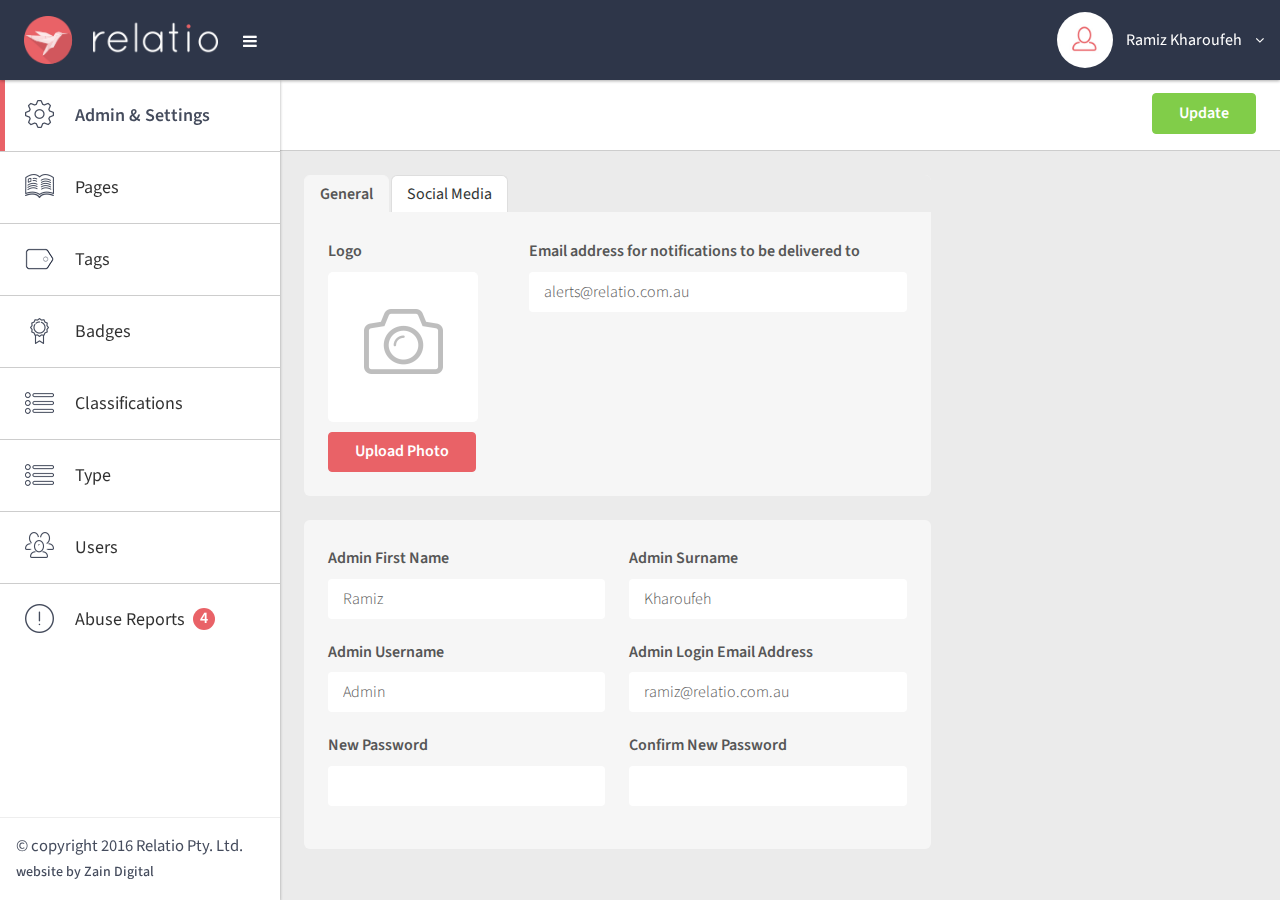
<file: html/html/index.html>
<!DOCTYPE html>
<html lang="en">
<head>
<title>Relatio Admin</title>
<link rel="icon" href="images/favicon.ico">
<!-- BEGIN META -->
<meta charset="utf-8">
<meta http-equiv="X-UA-Compatible" content="IE=edge">
<meta name="viewport" content="width=device-width, initial-scale=1.0">
<meta name="keywords" content="">
<meta name="description" content="">
<!-- END META -->

<!-- BEGIN STYLESHEETS font-family: 'Source Sans Pro', sans-serif; -->
<link href='https://fonts.googleapis.com/css?family=Source+Sans+Pro:200,300,400,600,700' rel='stylesheet' type='text/css'>
<link type="text/css" rel="stylesheet" href="css/bootstrap.css" />
<link type="text/css" rel="stylesheet" href="css/relatio-admin.css" />
<link type="text/css" rel="stylesheet" href="css/font-awesome.min.css" />
<!-- END STYLESHEETS -->

<!-- HTML5 shim and Respond.js IE8 support of HTML5 elements and media queries -->
<!--[if lt IE 9]>
	<script type="text/javascript" src="js/ie/html5shiv.js"></script>
	<script type="text/javascript" src="js/ie/respond.min.js"></script>
<![endif]-->
</head>

<body class="menubar-hoverable header-fixed menubar-pin">
<!-- BEGIN HEADER-->
<header id="header" >
  <div class="headerbar"> 
    <!-- Brand and toggle get grouped for better mobile display -->
    <div class="headerbar-left">
      <ul class="header-nav header-nav-options">
        <li class="header-nav-brand" >
          <div class="brand-holder"> <a href="index.html"><img alt="" src="images/logo.png"></a> </div>
        </li>
        <li> <a class="btn btn-icon-toggle menubar-toggle" data-toggle="menubar" href="javascript:void(0);"> <i class="fa fa-bars"></i> </a> </li>
      </ul>
    </div>
    
    <!-- Collect the nav links, forms, and other content for toggling -->
    <div class="headerbar-right">
      <ul class="header-nav header-nav-options invisible">
        <li>
          <button class="btn btn-icon-toggle" type="submit"><i class="fa fa-user"></i></button>
        </li>
      </ul>
      <ul class="header-nav header-nav-profile">
        <li class="dropdown"> <a href="javascript:void(0);" class="dropdown-toggle ink-reaction" data-toggle="dropdown"> <img src="images/user-icon.jpg" alt="" /> <span class="profile-info"> Ramiz Kharoufeh </span> </a>
          <ul class="dropdown-menu animation-dock">
            <li><a href="#"><i class="fa fa-fw fa-power-off text-danger"></i> Logout</a></li>
          </ul>
        </li>
      </ul>
    </div>
  </div>
</header>
<!-- END HEADER--> 

<!-- BEGIN BASE-->
<div id="base"> 
  
  <!-- BEGIN CONTENT-->
  <div id="content">
    <section class="full-bleed">
      <div class="section-body style-default-light top-button-bar">
        <div class="row">
          <div class="col-md-12">
            <div class="pull-left"></div>
            <div class="pull-right"> <a href="#" class="btn ink-reaction btn-success text-capitalize">Update</a> </div>
          </div>
        </div>
      </div>
    </section>
    <section>
      <div class="section-body no-margin">
        <div class="row">
          <div class="col-md-8">
            <div class="card">
              <div class="card-head">
                <ul data-toggle="tabs" class="nav nav-tabs no-padding">
                  <li class="active"><a href="#first1">General</a></li>
                  <li class=""><a href="#second1">Social Media</a></li>
                </ul>
              </div>
              <!--end .card-head -->
              <div class="card-body tab-content">
                <div id="first1" class="tab-pane active">
                  <div class="row">
                    <div class="col-md-4">
                      <label>Logo</label>
                      <div class="upload-photo"> <span class="camera-icon"></span> </div>
                      <div class="upload-btn clearfix"> <a href="javascript:void(0)" class="btn ink-reaction btn-danger pull-left upl-btn">Upload Photo
                        <input type="file" hidden="hidden">
                        </a>
                        <button data-original-title="Delete" data-placement="top" data-toggle="tooltip" class="btn btn-icon-toggle hide" type="button"><i class="fa fa-trash-o"></i></button>
                      </div>
                    </div>
                    <div class="col-md-8">
                      <form class="form">
                        <div class="form-group">
                          <label>Email address for notifications to be delivered to</label>
                          <input type="text" class="form-control" value="alerts@relatio.com.au">
                        </div>
                      </form>
                    </div>
                  </div>
                </div>
                <div id="second1" class="tab-pane">
                  <form class="form">
                    <h4 class="card-label">Add your Social Media links</h4>
                    <div class="row">
                      <div class="col-sm-6">
                        <div class="form-group">
                          <div class="input-group"> <span class="input-group-addon"><span class="social-icon facebook"></span></span>
                            <div class="input-group-content">
                              <input type="text" class="form-control" placeholder="Facebook">
                            </div>
                          </div>
                        </div>
                      </div>
                      <div class="col-sm-6">
                        <div class="form-group">
                          <div class="input-group"> <span class="input-group-addon"><span class="social-icon twitter"></span></span>
                            <div class="input-group-content">
                              <input type="text" class="form-control" placeholder="Twitter">
                            </div>
                          </div>
                        </div>
                      </div>
                    </div>
                    <div class="row">
                      <div class="col-sm-6">
                        <div class="form-group">
                          <div class="input-group"> <span class="input-group-addon"><span class="social-icon googleplus"></span></span>
                            <div class="input-group-content">
                              <input type="text" class="form-control" placeholder="Google Plus">
                            </div>
                          </div>
                        </div>
                      </div>
                      <div class="col-sm-6">
                        <div class="form-group">
                          <div class="input-group"> <span class="input-group-addon"><span class="social-icon instagram"></span></span>
                            <div class="input-group-content">
                              <input type="text" class="form-control" placeholder="Instagram">
                            </div>
                          </div>
                        </div>
                      </div>
                    </div>
                    <div class="row">
                      <div class="col-sm-6">
                        <div class="form-group">
                          <div class="input-group"> <span class="input-group-addon"><span class="social-icon youtube"></span></span>
                            <div class="input-group-content">
                              <input type="text" class="form-control" placeholder="Youtube">
                            </div>
                          </div>
                        </div>
                      </div>
                      <div class="col-sm-6">
                        <div class="form-group">
                          <div class="input-group"> <span class="input-group-addon"><span class="social-icon vimeo"></span></span>
                            <div class="input-group-content">
                              <input type="text" class="form-control" placeholder="Vimeo">
                            </div>
                          </div>
                        </div>
                      </div>
                    </div>
                    <div class="row">
                      <div class="col-sm-6">
                        <div class="form-group">
                          <div class="input-group"> <span class="input-group-addon"><span class="social-icon pinterest"></span></span>
                            <div class="input-group-content">
                              <input type="text" class="form-control" placeholder="Pinterest">
                            </div>
                          </div>
                        </div>
                      </div>
                      <div class="col-sm-6">
                        <div class="form-group">
                          <div class="input-group"> <span class="input-group-addon"><span class="social-icon linkedIn"></span></span>
                            <div class="input-group-content">
                              <input type="text" class="form-control" placeholder="LinkedIn">
                            </div>
                          </div>
                        </div>
                      </div>
                    </div>
                    <div class="row">
                      <div class="col-sm-6">
                        <div class="form-group">
                          <div class="input-group"> <span class="input-group-addon"><span class="social-icon behance"></span></span>
                            <div class="input-group-content">
                              <input type="text" class="form-control" placeholder="Behance">
                            </div>
                          </div>
                        </div>
                      </div>
                      <div class="col-sm-6">
                        <div class="form-group">
                          <div class="input-group"> <span class="input-group-addon"><span class="social-icon tumblr"></span></span>
                            <div class="input-group-content">
                              <input type="text" class="form-control" placeholder="Tumblr">
                            </div>
                          </div>
                        </div>
                      </div>
                    </div>
                    <div class="row">
                      <div class="col-sm-6">
                        <div class="form-group">
                          <div class="input-group"> <span class="input-group-addon"><span class="social-icon flickr"></span></span>
                            <div class="input-group-content">
                              <input type="text" class="form-control" placeholder="Flickr">
                            </div>
                          </div>
                        </div>
                      </div>
                      <div class="col-sm-6">
                        <div class="form-group">
                          <div class="input-group"> <span class="input-group-addon"><span class="social-icon blogger"></span></span>
                            <div class="input-group-content">
                              <input type="text" class="form-control" placeholder="Blogger">
                            </div>
                          </div>
                        </div>
                      </div>
                    </div>
                    <div class="row">
                      <div class="col-sm-6">
                        <div class="form-group">
                          <div class="input-group"> <span class="input-group-addon"><span class="social-icon dribbble"></span></span>
                            <div class="input-group-content">
                              <input type="text" class="form-control" placeholder="Dribbble">
                            </div>
                          </div>
                        </div>
                      </div>
                      <div class="col-sm-6">
                        <div class="form-group">
                          <div class="input-group"> <span class="input-group-addon"><span class="social-icon skype"></span></span>
                            <div class="input-group-content">
                              <input type="text" class="form-control" placeholder="Skype">
                            </div>
                          </div>
                        </div>
                      </div>
                    </div>
                    <div class="row">
                      <div class="col-sm-6">
                        <div class="form-group">
                          <div class="input-group"> <span class="input-group-addon"><span class="social-icon rss"></span></span>
                            <div class="input-group-content">
                              <input type="text" class="form-control" placeholder="RSS Feed">
                            </div>
                          </div>
                        </div>
                      </div>
                    </div>
                  </form>
                </div>
              </div>
              
              <!--end .card-body --> 
            </div>
            <div class="card">
              <form class="form">
                <div class="card-body">
                  <div class="row">
                    <div class="col-sm-6">
                      <div class="form-group">
                        <label>Admin First Name</label>
                        <input type="text" class="form-control" value="Ramiz">
                      </div>
                    </div>
                    <div class="col-sm-6">
                      <div class="form-group">
                        <label>Admin Surname</label>
                        <input type="text" class="form-control" value="Kharoufeh">
                      </div>
                    </div>
                  </div>
                  <div class="row">
                    <div class="col-sm-6">
                      <div class="form-group">
                        <label>Admin Username</label>
                        <input type="text" class="form-control" value="Admin">
                      </div>
                    </div>
                    <div class="col-sm-6">
                      <div class="form-group">
                        <label>Admin Login Email Address</label>
                        <input type="text" class="form-control" value="ramiz@relatio.com.au">
                      </div>
                    </div>
                  </div>
                  <div class="row">
                    <div class="col-sm-6">
                      <div class="form-group">
                        <label>New Password</label>
                        <input type="password" class="form-control" value="">
                      </div>
                    </div>
                    <div class="col-sm-6">
                      <div class="form-group">
                        <label>Confirm New Password</label>
                        <input type="password" class="form-control" value="">
                      </div>
                    </div>
                  </div>
                </div>
              </form>
            </div>
            <!--end .card --> 
            
          </div>
        </div>
      </div>
    </section>
  </div>
  
  <!-- END CONTENT --> 
  
  <!-- BEGIN MENUBAR-->
  <div id="menubar" class=" ">
    <div class="menubar-fixed-panel">
      <div> <a class="btn btn-icon-toggle btn-default menubar-toggle" data-toggle="menubar" href="javascript:void(0);"> <i class="fa fa-bars"></i> </a> </div>
      <div class="expanded"> <a href="#"> <span class="text-lg text-bold text-primary ">RELATIO&nbsp;ADMIN</span> </a> </div>
    </div>
    <div class="menubar-scroll-panel"> 
      <!-- BEGIN MAIN MENU -->
      
      <ul id="main-menu" class="gui-controls">
        <li> <a href="index.html" class="active">
          <div class="gui-icon"><i class="micon icon-1"></i></div>
          <span class="title">Admin &amp; Settings</span> </a> </li>
        <li> <a href="pages.html">
          <div class="gui-icon"><i class="micon icon-2"></i></div>
          <span class="title">Pages</span> </a> </li>
        <li> <a href="tags.html">
          <div class="gui-icon"><i class="micon icon-3"></i></div>
          <span class="title">Tags</span> </a> </li>
        <li> <a href="badges.html">
          <div class="gui-icon"><i class="micon icon-4"></i></div>
          <span class="title">Badges</span> </a> </li>
        <li> <a href="classifications.html">
          <div class="gui-icon"><i class="micon icon-5"></i></div>
          <span class="title">Classifications</span> </a> </li>
        <li> <a href="type.html">
          <div class="gui-icon"><i class="micon icon-6"></i></div>
          <span class="title">Type</span> </a> </li>
        <li> <a href="users.html">
          <div class="gui-icon"><i class="micon icon-7"></i></div>
          <span class="title">Users</span> </a> </li>
        <li> <a href="abuse-reports.html">
          <div class="gui-icon"><i class="micon icon-8"></i></div>
          <span class="title">Abuse Reports <span class="badge style-danger">4</span></span> </a> </li>
      </ul>
      
      <!-- END MAIN MENU -->
      
      <div class="menubar-foot-panel"> <small class="hidden-folded"> <span>&copy; copyright 2016 Relatio Pty. Ltd.</span> <strong style="font-size:14px;">website by Zain Digital</strong> </small> </div>
    </div>
  </div>
  <!-- END MENUBAR --> 
  
</div>
<!-- END BASE --> 

<!-- BEGIN JAVASCRIPT --> 
<script src="js/jquery-1.11.2.min.js"></script> 
<script src="js/jquery-migrate-1.2.1.min.js"></script> 
<script src="js/bootstrap.min.js"></script> 
<script src="js/jquery.nanoscroller.min.js"></script> 
<script src="js/main.js"></script> 
<!-- END JAVASCRIPT -->
</body>
</html>
</file>
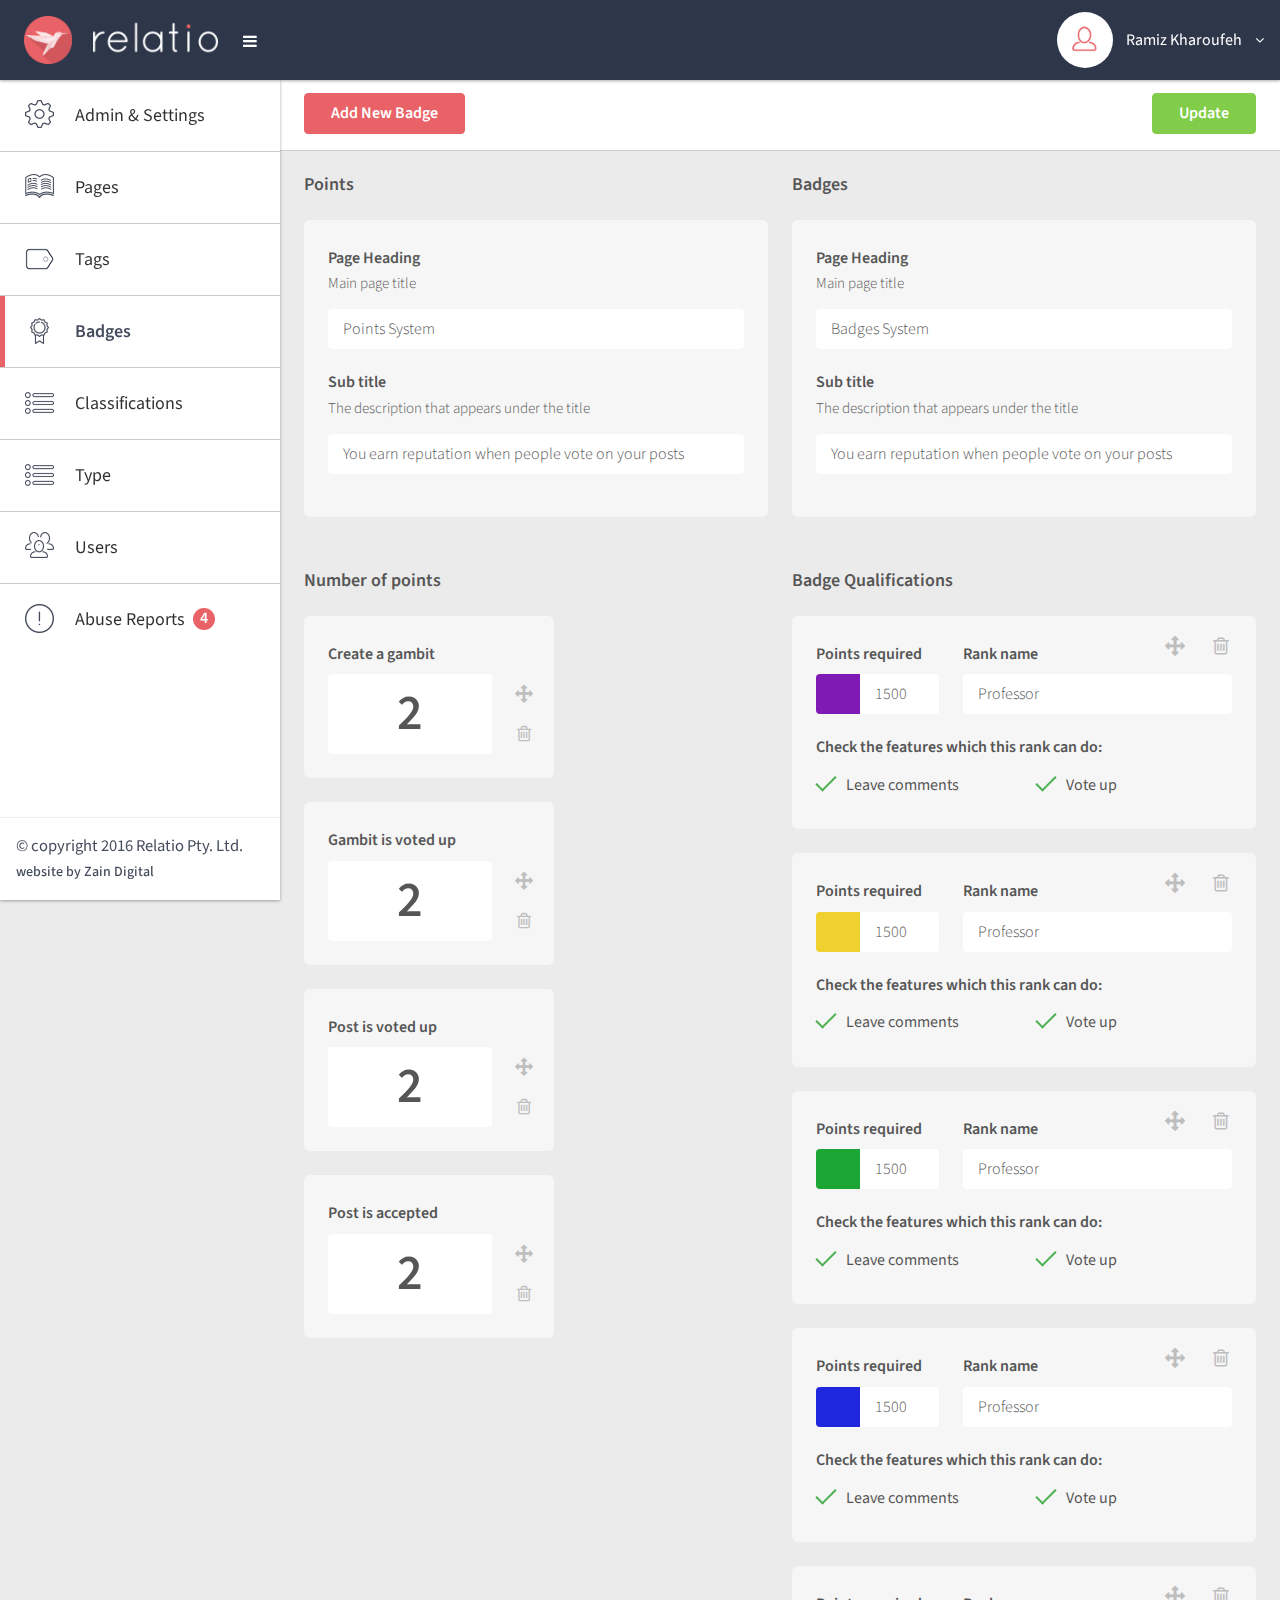
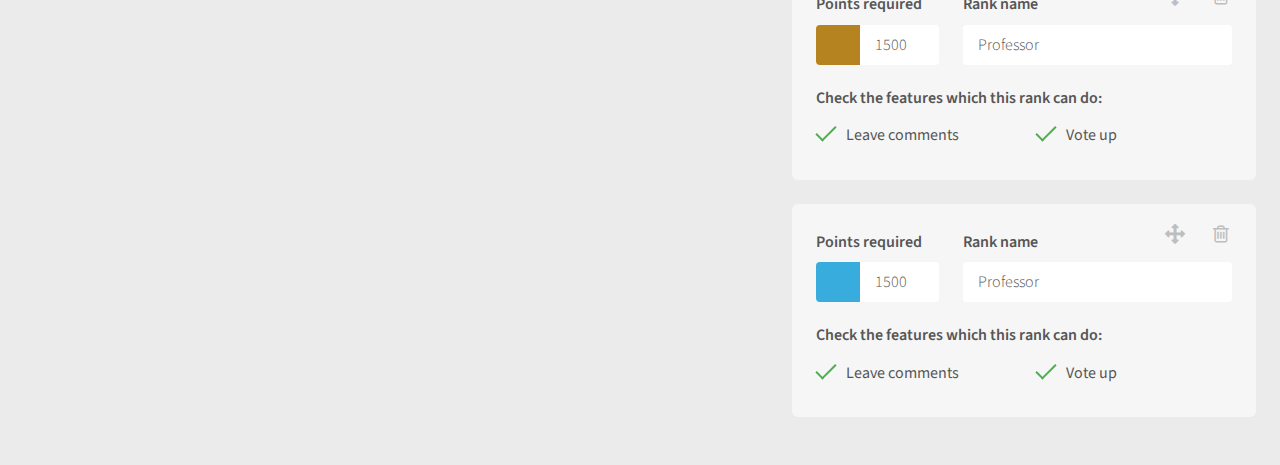
<file: html/html/badges.html>
<!DOCTYPE html>
<html lang="en">
<head>
<title>Relatio Admin</title>
<link rel="icon" href="images/favicon.ico">
<!-- BEGIN META -->
<meta charset="utf-8">
<meta http-equiv="X-UA-Compatible" content="IE=edge">
<meta name="viewport" content="width=device-width, initial-scale=1.0">
<meta name="keywords" content="">
<meta name="description" content="">
<!-- END META -->

<!-- BEGIN STYLESHEETS font-family: 'Source Sans Pro', sans-serif; -->
<link href='https://fonts.googleapis.com/css?family=Source+Sans+Pro:200,300,400,600,700' rel='stylesheet' type='text/css'>
<link type="text/css" rel="stylesheet" href="css/bootstrap.css" />
<link type="text/css" rel="stylesheet" href="css/relatio-admin.css" />
<link type="text/css" rel="stylesheet" href="css/font-awesome.min.css" />
<!-- END STYLESHEETS -->

<!-- HTML5 shim and Respond.js IE8 support of HTML5 elements and media queries -->
<!--[if lt IE 9]>
	<script type="text/javascript" src="js/ie/html5shiv.js"></script>
	<script type="text/javascript" src="js/ie/respond.min.js"></script>
<![endif]-->
</head>

<body class="menubar-hoverable header-fixed menubar-pin">
<!-- BEGIN HEADER-->
<header id="header" >
  <div class="headerbar"> 
    <!-- Brand and toggle get grouped for better mobile display -->
    <div class="headerbar-left">
      <ul class="header-nav header-nav-options">
        <li class="header-nav-brand" >
          <div class="brand-holder"> <a href="index.html"><img alt="" src="images/logo.png"></a> </div>
        </li>
        <li> <a class="btn btn-icon-toggle menubar-toggle" data-toggle="menubar" href="javascript:void(0);"> <i class="fa fa-bars"></i> </a> </li>
      </ul>
    </div>
    
    <!-- Collect the nav links, forms, and other content for toggling -->
    <div class="headerbar-right">
      <ul class="header-nav header-nav-options invisible">
        <li>
          <button class="btn btn-icon-toggle" type="submit"><i class="fa fa-user"></i></button>
        </li>
      </ul>
      <ul class="header-nav header-nav-profile">
        <li class="dropdown"> <a href="javascript:void(0);" class="dropdown-toggle ink-reaction" data-toggle="dropdown"> <img src="images/user-icon.jpg" alt="" /> <span class="profile-info"> Ramiz Kharoufeh </span> </a>
          <ul class="dropdown-menu animation-dock">
            <li><a href="#"><i class="fa fa-fw fa-power-off text-danger"></i> Logout</a></li>
          </ul>
        </li>
      </ul>
    </div>
  </div>
</header>
<!-- END HEADER--> 

<!-- BEGIN BASE-->
<div id="base"> 
  
  <!-- BEGIN CONTENT-->
  <div id="content">
    <section class="full-bleed">
      <div class="section-body style-default-light top-button-bar">
        <div class="row">
          <div class="col-md-12">
            <div class="pull-left"><a href="#" class="btn ink-reaction btn-danger text-capitalize">Add New Badge</a></div>
            <div class="pull-right"><a href="#" class="btn ink-reaction btn-success text-capitalize">Update</a></div>
          </div>
        </div>
      </div>
    </section>
    <section>
      <div class="section-body no-margin">
        <div class="row">
          <div class="col-md-6">
            <h3 class="card-main-title">Points</h3>
            <div class="card">
              <div class="card-body">
                <div class="row">
                  <div class="col-sm-12">
                    <div class="form-group">
                      <label>Page Heading <span class="page-sub-heading">Main page title</span></label>
                      <input type="text" class="form-control" value="Points System">
                    </div>
                    <div class="form-group">
                      <label>Sub title <span class="page-sub-heading">The description that appears under the title</span></label>
                      <input type="text" class="form-control" value="You earn reputation when people vote on your posts">
                    </div>
                  </div>
                </div>
              </div>
            </div>
            <h3 class="card-main-title pad-t30">Number of points</h3>
            <div class="card w-225">
              <div class="card-body">
                <div class="row">
                  <div class="col-sm-12">
                    <div class="form-group" style="margin-bottom:0;">
                      <label>Create a gambit</label>
                      <div class="row">
                        <div class="col-sm-10">
                          <input type="text" class="form-control input-xxl" value="2">
                        </div>
                        <div class="col-sm-2 opts-icons point-opt"> <a class="btn btn-icon-toggle" href="#"><i class="fa fa-arrows"></i></a> <a class="btn btn-icon-toggle" href="#"><i class="fa fa-trash-o"></i></a> </div>
                      </div>
                    </div>
                  </div>
                </div>
              </div>
            </div>
            <div class="card w-225">
              <div class="card-body">
                <div class="row">
                  <div class="col-sm-12">
                    <div class="form-group" style="margin-bottom:0;">
                      <label>Gambit is voted up</label>
                      <div class="row">
                        <div class="col-sm-10">
                          <input type="text" class="form-control input-xxl" value="2">
                        </div>
                        <div class="col-sm-2 opts-icons point-opt"> <a class="btn btn-icon-toggle" href="#"><i class="fa fa-arrows"></i></a> <a class="btn btn-icon-toggle" href="#"><i class="fa fa-trash-o"></i></a> </div>
                      </div>
                    </div>
                  </div>
                </div>
              </div>
            </div>
            <div class="card w-225">
              <div class="card-body">
                <div class="row">
                  <div class="col-sm-12">
                    <div class="form-group" style="margin-bottom:0;">
                      <label>Post is voted up</label>
                      <div class="row">
                        <div class="col-sm-10">
                          <input type="text" class="form-control input-xxl" value="2">
                        </div>
                        <div class="col-sm-2 opts-icons point-opt"> <a class="btn btn-icon-toggle" href="#"><i class="fa fa-arrows"></i></a> <a class="btn btn-icon-toggle" href="#"><i class="fa fa-trash-o"></i></a> </div>
                      </div>
                    </div>
                  </div>
                </div>
              </div>
            </div>
            <div class="card w-225">
              <div class="card-body">
                <div class="row">
                  <div class="col-sm-12">
                    <div class="form-group" style="margin-bottom:0;">
                      <label>Post is accepted</label>
                      <div class="row">
                        <div class="col-sm-10">
                          <input type="text" class="form-control input-xxl" value="2">
                        </div>
                        <div class="col-sm-2 opts-icons point-opt"> <a class="btn btn-icon-toggle" href="#"><i class="fa fa-arrows"></i></a> <a class="btn btn-icon-toggle" href="#"><i class="fa fa-trash-o"></i></a> </div>
                      </div>
                    </div>
                  </div>
                </div>
              </div>
            </div>
          </div>
          <div class="col-md-6">
            <h3 class="card-main-title">Badges</h3>
            <div class="card">
              <div class="card-body">
                <div class="row">
                  <div class="col-sm-12">
                    <div class="form-group">
                      <label>Page Heading <span class="page-sub-heading">Main page title</span></label>
                      <input type="text" class="form-control" value="Badges System">
                    </div>
                    <div class="form-group">
                      <label>Sub title <span class="page-sub-heading">The description that appears under the title</span></label>
                      <input type="text" class="form-control" value="You earn reputation when people vote on your posts">
                    </div>
                  </div>
                </div>
              </div>
            </div>
            <h3 class="card-main-title pad-t30">Badge Qualifications</h3>
            <div class="card">
              <div class="card-body">
                <div class="opts-icons badge-opt"> <a href="#" class="btn btn-icon-toggle"><i class="fa fa-arrows"></i></a> <a href="#" class="btn btn-icon-toggle"><i class="fa fa-trash-o"></i></a> </div>
                <div class="row">
                  <div class="col-sm-4">
                    <div class="form-group">
                      <label>Points required</label>
                      <div class="input-group"> <span class="input-group-addon point-color bg-purple">&nbsp;</span>
                        <input type="text" class="form-control" value="1500">
                      </div>
                    </div>
                  </div>
                  <div class="col-sm-8">
                    <div class="form-group">
                      <label>Rank name</label>
                      <input type="text" value="Professor" class="form-control">
                    </div>
                  </div>
                </div>
                <div class="row">
                  <div class="col-sm-12">
                    <div class="form-group" style="margin-bottom:5px;">
                      <label>Check the features which this rank can do:</label>
                      <div class="row">
                        <div class="col-sm-6">
                          <label class="checkbox-inline checkbox-styled checkbox-success">
                            <input type="checkbox" checked value="option1">
                            <span>Leave comments</span> </label>
                        </div>
                        <div class="col-sm-6">
                          <label class="checkbox-inline checkbox-styled checkbox-success">
                            <input type="checkbox" checked value="option2">
                            <span>Vote up</span> </label>
                        </div>
                      </div>
                    </div>
                  </div>
                </div>
              </div>
            </div>
            <div class="card">
              <div class="card-body">
                <div class="opts-icons badge-opt"> <a href="#" class="btn btn-icon-toggle"><i class="fa fa-arrows"></i></a> <a href="#" class="btn btn-icon-toggle"><i class="fa fa-trash-o"></i></a> </div>
                <div class="row">
                  <div class="col-sm-4">
                    <div class="form-group">
                      <label>Points required</label>
                      <div class="input-group"> <span class="input-group-addon point-color bg-yellow">&nbsp;</span>
                        <input type="text" class="form-control" value="1500">
                      </div>
                    </div>
                  </div>
                  <div class="col-sm-8">
                    <div class="form-group">
                      <label>Rank name</label>
                      <input type="text" value="Professor" class="form-control">
                    </div>
                  </div>
                </div>
                <div class="row">
                  <div class="col-sm-12">
                    <div class="form-group" style="margin-bottom:5px;">
                      <label>Check the features which this rank can do:</label>
                      <div class="row">
                        <div class="col-sm-6">
                          <label class="checkbox-inline checkbox-styled checkbox-success">
                            <input type="checkbox" checked value="option1">
                            <span>Leave comments</span> </label>
                        </div>
                        <div class="col-sm-6">
                          <label class="checkbox-inline checkbox-styled checkbox-success">
                            <input type="checkbox" checked value="option2">
                            <span>Vote up</span> </label>
                        </div>
                      </div>
                    </div>
                  </div>
                </div>
              </div>
            </div>
            <div class="card">
              <div class="card-body">
                <div class="opts-icons badge-opt"> <a href="#" class="btn btn-icon-toggle"><i class="fa fa-arrows"></i></a> <a href="#" class="btn btn-icon-toggle"><i class="fa fa-trash-o"></i></a> </div>
                <div class="row">
                  <div class="col-sm-4">
                    <div class="form-group">
                      <label>Points required</label>
                      <div class="input-group"> <span class="input-group-addon point-color bg-green">&nbsp;</span>
                        <input type="text" class="form-control" value="1500">
                      </div>
                    </div>
                  </div>
                  <div class="col-sm-8">
                    <div class="form-group">
                      <label>Rank name</label>
                      <input type="text" value="Professor" class="form-control">
                    </div>
                  </div>
                </div>
                <div class="row">
                  <div class="col-sm-12">
                    <div class="form-group" style="margin-bottom:5px;">
                      <label>Check the features which this rank can do:</label>
                      <div class="row">
                        <div class="col-sm-6">
                          <label class="checkbox-inline checkbox-styled checkbox-success">
                            <input type="checkbox" checked value="option1">
                            <span>Leave comments</span> </label>
                        </div>
                        <div class="col-sm-6">
                          <label class="checkbox-inline checkbox-styled checkbox-success">
                            <input type="checkbox" checked value="option2">
                            <span>Vote up</span> </label>
                        </div>
                      </div>
                    </div>
                  </div>
                </div>
              </div>
            </div>
            <div class="card">
              <div class="card-body">
                <div class="opts-icons badge-opt"> <a href="#" class="btn btn-icon-toggle"><i class="fa fa-arrows"></i></a> <a href="#" class="btn btn-icon-toggle"><i class="fa fa-trash-o"></i></a> </div>
                <div class="row">
                  <div class="col-sm-4">
                    <div class="form-group">
                      <label>Points required</label>
                      <div class="input-group"> <span class="input-group-addon point-color bg-blue">&nbsp;</span>
                        <input type="text" class="form-control" value="1500">
                      </div>
                    </div>
                  </div>
                  <div class="col-sm-8">
                    <div class="form-group">
                      <label>Rank name</label>
                      <input type="text" value="Professor" class="form-control">
                    </div>
                  </div>
                </div>
                <div class="row">
                  <div class="col-sm-12">
                    <div class="form-group" style="margin-bottom:5px;">
                      <label>Check the features which this rank can do:</label>
                      <div class="row">
                        <div class="col-sm-6">
                          <label class="checkbox-inline checkbox-styled checkbox-success">
                            <input type="checkbox" checked value="option1">
                            <span>Leave comments</span> </label>
                        </div>
                        <div class="col-sm-6">
                          <label class="checkbox-inline checkbox-styled checkbox-success">
                            <input type="checkbox" checked value="option2">
                            <span>Vote up</span> </label>
                        </div>
                      </div>
                    </div>
                  </div>
                </div>
              </div>
            </div>
            <div class="card">
              <div class="card-body">
                <div class="opts-icons badge-opt"> <a href="#" class="btn btn-icon-toggle"><i class="fa fa-arrows"></i></a> <a href="#" class="btn btn-icon-toggle"><i class="fa fa-trash-o"></i></a> </div>
                <div class="row">
                  <div class="col-sm-4">
                    <div class="form-group">
                      <label>Points required</label>
                      <div class="input-group"> <span class="input-group-addon point-color bg-gold">&nbsp;</span>
                        <input type="text" class="form-control" value="1500">
                      </div>
                    </div>
                  </div>
                  <div class="col-sm-8">
                    <div class="form-group">
                      <label>Rank name</label>
                      <input type="text" value="Professor" class="form-control">
                    </div>
                  </div>
                </div>
                <div class="row">
                  <div class="col-sm-12">
                    <div class="form-group" style="margin-bottom:5px;">
                      <label>Check the features which this rank can do:</label>
                      <div class="row">
                        <div class="col-sm-6">
                          <label class="checkbox-inline checkbox-styled checkbox-success">
                            <input type="checkbox" checked value="option1">
                            <span>Leave comments</span> </label>
                        </div>
                        <div class="col-sm-6">
                          <label class="checkbox-inline checkbox-styled checkbox-success">
                            <input type="checkbox" checked value="option2">
                            <span>Vote up</span> </label>
                        </div>
                      </div>
                    </div>
                  </div>
                </div>
              </div>
            </div>
            <div class="card">
              <div class="card-body">
                <div class="opts-icons badge-opt"> <a href="#" class="btn btn-icon-toggle"><i class="fa fa-arrows"></i></a> <a href="#" class="btn btn-icon-toggle"><i class="fa fa-trash-o"></i></a> </div>
                <div class="row">
                  <div class="col-sm-4">
                    <div class="form-group">
                      <label>Points required</label>
                      <div class="input-group"> <span class="input-group-addon point-color bg-sky">&nbsp;</span>
                        <input type="text" class="form-control" value="1500">
                      </div>
                    </div>
                  </div>
                  <div class="col-sm-8">
                    <div class="form-group">
                      <label>Rank name</label>
                      <input type="text" value="Professor" class="form-control">
                    </div>
                  </div>
                </div>
                <div class="row">
                  <div class="col-sm-12">
                    <div class="form-group" style="margin-bottom:5px;">
                      <label>Check the features which this rank can do:</label>
                      <div class="row">
                        <div class="col-sm-6">
                          <label class="checkbox-inline checkbox-styled checkbox-success">
                            <input type="checkbox" checked value="option1">
                            <span>Leave comments</span> </label>
                        </div>
                        <div class="col-sm-6">
                          <label class="checkbox-inline checkbox-styled checkbox-success">
                            <input type="checkbox" checked value="option2">
                            <span>Vote up</span> </label>
                        </div>
                      </div>
                    </div>
                  </div>
                </div>
              </div>
            </div>
          </div>
        </div>
      </div>
    </section>
  </div>
  
  <!-- END CONTENT --> 
  
  <!-- BEGIN MENUBAR-->
  <div id="menubar" class=" ">
    <div class="menubar-fixed-panel">
      <div> <a class="btn btn-icon-toggle btn-default menubar-toggle" data-toggle="menubar" href="javascript:void(0);"> <i class="fa fa-bars"></i> </a> </div>
      <div class="expanded"> <a href="#"> <span class="text-lg text-bold text-primary ">RELATIO&nbsp;ADMIN</span> </a> </div>
    </div>
    <div class="menubar-scroll-panel"> 
      <!-- BEGIN MAIN MENU -->
      
      <ul id="main-menu" class="gui-controls">
        <li> <a href="index.html">
          <div class="gui-icon"><i class="micon icon-1"></i></div>
          <span class="title">Admin &amp; Settings</span> </a> </li>
        <li> <a href="pages.html">
          <div class="gui-icon"><i class="micon icon-2"></i></div>
          <span class="title">Pages</span> </a> </li>
        <li> <a href="tags.html">
          <div class="gui-icon"><i class="micon icon-3"></i></div>
          <span class="title">Tags</span> </a> </li>
        <li> <a href="badges.html" class="active">
          <div class="gui-icon"><i class="micon icon-4"></i></div>
          <span class="title">Badges</span> </a> </li>
        <li> <a href="classifications.html">
          <div class="gui-icon"><i class="micon icon-5"></i></div>
          <span class="title">Classifications</span> </a> </li>
        <li> <a href="type.html">
          <div class="gui-icon"><i class="micon icon-6"></i></div>
          <span class="title">Type</span> </a> </li>
        <li> <a href="users.html">
          <div class="gui-icon"><i class="micon icon-7"></i></div>
          <span class="title">Users</span> </a> </li>
        <li> <a href="abuse-reports.html">
          <div class="gui-icon"><i class="micon icon-8"></i></div>
          <span class="title">Abuse Reports <span class="badge style-danger">4</span></span> </a> </li>
      </ul>
      
      <!-- END MAIN MENU -->
      
      <div class="menubar-foot-panel"> <small class="hidden-folded"> <span>&copy; copyright 2016 Relatio Pty. Ltd.</span> <strong style="font-size:14px;">website by Zain Digital</strong> </small> </div>
    </div>
  </div>
  <!-- END MENUBAR --> 
  
</div>
<!-- END BASE --> 

<!-- BEGIN JAVASCRIPT --> 
<script src="js/jquery-1.11.2.min.js"></script> 
<script src="js/jquery-migrate-1.2.1.min.js"></script> 
<script src="js/bootstrap.min.js"></script> 
<script src="js/jquery.nanoscroller.min.js"></script> 
<script src="js/main.js"></script> 
<!-- END JAVASCRIPT -->
</body>
</html>
</file>
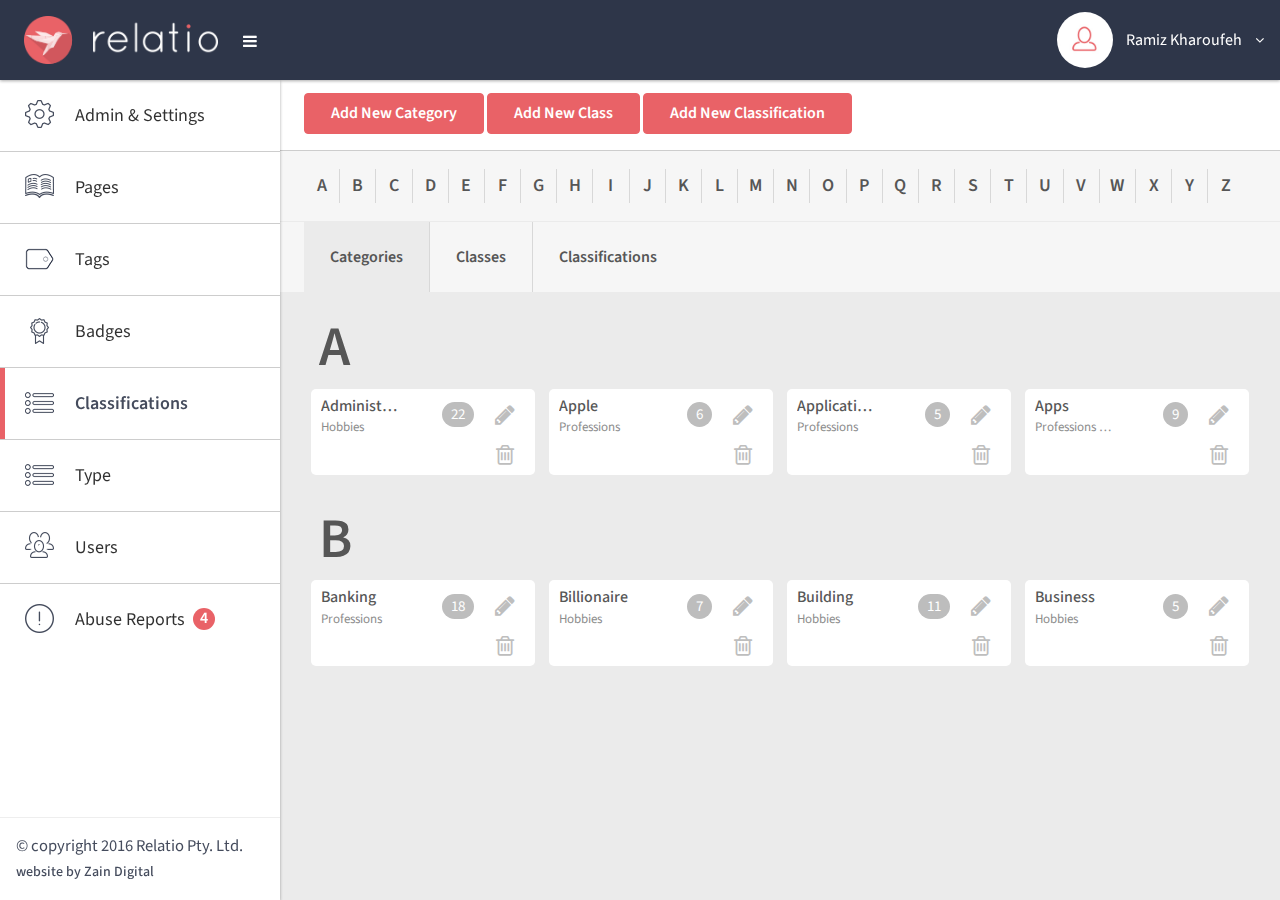
<file: html/html/categories.html>
<!DOCTYPE html>
<html lang="en">
<head>
<title>Relatio Admin</title>
<link rel="icon" href="images/favicon.ico">
<!-- BEGIN META -->
<meta charset="utf-8">
<meta http-equiv="X-UA-Compatible" content="IE=edge">
<meta name="viewport" content="width=device-width, initial-scale=1.0">
<meta name="keywords" content="">
<meta name="description" content="">
<!-- END META -->

<!-- BEGIN STYLESHEETS font-family: 'Source Sans Pro', sans-serif; -->
<link href='https://fonts.googleapis.com/css?family=Source+Sans+Pro:200,300,400,600,700' rel='stylesheet' type='text/css'>
<link type="text/css" rel="stylesheet" href="css/bootstrap.css" />
<link type="text/css" rel="stylesheet" href="css/relatio-admin.css" />
<link type="text/css" rel="stylesheet" href="css/font-awesome.min.css" />
<!-- END STYLESHEETS -->

<!-- HTML5 shim and Respond.js IE8 support of HTML5 elements and media queries -->
<!--[if lt IE 9]>
	<script type="text/javascript" src="js/ie/html5shiv.js"></script>
	<script type="text/javascript" src="js/ie/respond.min.js"></script>
<![endif]-->
</head>

<body class="menubar-hoverable header-fixed menubar-pin">
<!-- BEGIN HEADER-->
<header id="header" >
  <div class="headerbar"> 
    <!-- Brand and toggle get grouped for better mobile display -->
    <div class="headerbar-left">
      <ul class="header-nav header-nav-options">
        <li class="header-nav-brand" >
          <div class="brand-holder"> <a href="index.html"><img alt="" src="images/logo.png"></a> </div>
        </li>
        <li> <a class="btn btn-icon-toggle menubar-toggle" data-toggle="menubar" href="javascript:void(0);"> <i class="fa fa-bars"></i> </a> </li>
      </ul>
    </div>
    
    <!-- Collect the nav links, forms, and other content for toggling -->
    <div class="headerbar-right">
      <ul class="header-nav header-nav-options invisible">
        <li>
          <button class="btn btn-icon-toggle" type="submit"><i class="fa fa-user"></i></button>
        </li>
      </ul>
      <ul class="header-nav header-nav-profile">
        <li class="dropdown"> <a href="javascript:void(0);" class="dropdown-toggle ink-reaction" data-toggle="dropdown"> <img src="images/user-icon.jpg" alt="" /> <span class="profile-info"> Ramiz Kharoufeh </span> </a>
          <ul class="dropdown-menu animation-dock">
            <li><a href="#"><i class="fa fa-fw fa-power-off text-danger"></i> Logout</a></li>
          </ul>
        </li>
      </ul>
    </div>
  </div>
</header>
<!-- END HEADER--> 

<!-- BEGIN BASE-->
<div id="base"> 
  
  <!-- BEGIN CONTENT-->
  <div id="content">
    <section class="full-bleed">
      <div class="section-body style-default-light top-button-bar">
        <div class="row">
          <div class="col-md-12">
            <div class="pull-left"> <a class="btn ink-reaction btn-danger text-capitalize" href="#" data-target=".add-category-popup" data-toggle="modal">Add New Category</a> <a class="btn ink-reaction btn-danger text-capitalize" href="#" data-target=".add-class-popup" data-toggle="modal">Add New Class</a> <a class="btn ink-reaction btn-danger text-capitalize" href="#" data-target=".add-classification-popup" data-toggle="modal">Add New Classification</a> </div>
            <div class="pull-right"> </div>
          </div>
        </div>
      </div>
    </section>
    <section class="full-bleed">
      <div class="section-body style-default-light top-alpha-bar">
        <div class="row">
          <div class="col-md-12">
            <div class="alphabet-tag">
              <ul class="clearfix">
                <li><a href="#">A</a></li>
                <li><a href="#">B</a></li>
                <li><a href="#">C</a></li>
                <li><a href="#">D</a></li>
                <li><a href="#">E</a></li>
                <li><a href="#">F</a></li>
                <li><a href="#">G</a></li>
                <li><a href="#">H</a></li>
                <li><a href="#">I</a></li>
                <li><a href="#">J</a></li>
                <li><a href="#">K</a></li>
                <li><a href="#">L</a></li>
                <li><a href="#">M</a></li>
                <li><a href="#">N</a></li>
                <li><a href="#">O</a></li>
                <li><a href="#">P</a></li>
                <li><a href="#">Q</a></li>
                <li><a href="#">R</a></li>
                <li><a href="#">S</a></li>
                <li><a href="#">T</a></li>
                <li><a href="#">U</a></li>
                <li><a href="#">V</a></li>
                <li><a href="#">W</a></li>
                <li><a href="#">X</a></li>
                <li><a href="#">Y</a></li>
                <li><a href="#">Z</a></li>
              </ul>
            </div>
          </div>
        </div>
      </div>
    </section>
    <section class="full-bleed">
      <div class="section-body style-default-light top-tabs-bar">
        <div class="row">
          <div class="col-md-12">
            <div class="classification-tabs">
              <ul class="clearfix">
                <li class="active"><a href="categories.html">Categories</a></li>
                <li><a href="classes.html">Classes</a></li>
                <li><a href="classifications.html">Classifications</a></li>
              </ul>
            </div>
          </div>
        </div>
      </div>
    </section>
    <section>
      <div class="section-body no-margin">
        <div class="row">
          <div class="col-md-12">
            <div class="alphabet-tag-box clearfix">
              <h5>A</h5>
              <div class="col-md-3">
                <div class="tag-box clearfix">
                  <div class="classification-name">
                    <h6 class="main-name">Administrations</h6>
                    <span class="sub-name">Hobbies</span> </div>
                  <div class="tag-option">
                    <ul>
                      <li><a href="#" class="badge" data-toggle="tooltip" data-placement="top" data-original-title="Amount of gambits using this classification">22</a></li>
                      <li><a class="btn btn-icon-toggle tooltip-enable" data-target=".edit-category-popup" data-toggle="modal" data-placement="top" href="javascript:void()" data-original-title="Edit"><i class="fa fa-pencil"></i></a></li>
                      <li><a href="#" class="btn btn-icon-toggle" data-toggle="tooltip" data-placement="top" data-original-title="Delete"><i class="fa fa-trash-o"></i></a></li>
                    </ul>
                  </div>
                </div>
              </div>
              <div class="col-md-3">
                <div class="tag-box clearfix">
                  <div class="classification-name">
                    <h6 class="main-name">Apple</h6>
                    <span class="sub-name">Professions</span> </div>
                  <div class="tag-option">
                    <ul>
                      <li><a href="#" class="badge" data-toggle="tooltip" data-placement="top" data-original-title="Amount of gambits using this classification">6</a></li>
                      <li><a class="btn btn-icon-toggle tooltip-enable" data-target=".edit-category-popup" data-toggle="modal" data-placement="top" href="javascript:void()" data-original-title="Edit"><i class="fa fa-pencil"></i></a></li>
                      <li><a href="#" class="btn btn-icon-toggle" data-toggle="tooltip" data-placement="top" data-original-title="Delete"><i class="fa fa-trash-o"></i></a></li>
                    </ul>
                  </div>
                </div>
              </div>
              <div class="col-md-3">
                <div class="tag-box clearfix">
                  <div class="classification-name">
                    <h6 class="main-name">Applications</h6>
                    <span class="sub-name">Professions</span> </div>
                  <div class="tag-option">
                    <ul>
                      <li><a href="#" class="badge" data-toggle="tooltip" data-placement="top" data-original-title="Amount of gambits using this classification">5</a></li>
                      <li><a class="btn btn-icon-toggle tooltip-enable" data-target=".edit-category-popup" data-toggle="modal" data-placement="top" href="javascript:void()" data-original-title="Edit"><i class="fa fa-pencil"></i></a></li>
                      <li><a href="#" class="btn btn-icon-toggle" data-toggle="tooltip" data-placement="top" data-original-title="Delete"><i class="fa fa-trash-o"></i></a></li>
                    </ul>
                  </div>
                </div>
              </div>
              <div class="col-md-3">
                <div class="tag-box clearfix">
                  <div class="classification-name">
                    <h6 class="main-name">Apps</h6>
                    <span class="sub-name">Professions > Account</span> </div>
                  <div class="tag-option">
                    <ul>
                      <li><a href="#" class="badge" data-toggle="tooltip" data-placement="top" data-original-title="Amount of gambits using this classification">9</a></li>
                      <li><a class="btn btn-icon-toggle tooltip-enable" data-target=".edit-category-popup" data-toggle="modal" data-placement="top" href="javascript:void()" data-original-title="Edit"><i class="fa fa-pencil"></i></a></li>
                      <li><a href="#" class="btn btn-icon-toggle" data-toggle="tooltip" data-placement="top" data-original-title="Delete"><i class="fa fa-trash-o"></i></a></li>
                    </ul>
                  </div>
                </div>
              </div>
            </div>
            <div class="alphabet-tag-box clearfix">
              <h5>B</h5>
              <div class="col-md-3">
                <div class="tag-box clearfix">
                  <div class="classification-name">
                    <h6 class="main-name">Banking</h6>
                    <span class="sub-name">Professions</span> </div>
                  <div class="tag-option">
                    <ul>
                      <li><a href="#" class="badge" data-toggle="tooltip" data-placement="top" data-original-title="Amount of gambits using this classification">18</a></li>
                      <li><a class="btn btn-icon-toggle tooltip-enable" data-target=".edit-category-popup" data-toggle="modal" data-placement="top" href="javascript:void()" data-original-title="Edit"><i class="fa fa-pencil"></i></a></li>
                      <li><a href="#" class="btn btn-icon-toggle" data-toggle="tooltip" data-placement="top" data-original-title="Delete"><i class="fa fa-trash-o"></i></a></li>
                    </ul>
                  </div>
                </div>
              </div>
              <div class="col-md-3">
                <div class="tag-box clearfix">
                  <div class="classification-name">
                    <h6 class="main-name">Billionaire</h6>
                    <span class="sub-name">Hobbies</span> </div>
                  <div class="tag-option">
                    <ul>
                      <li><a href="#" class="badge" data-toggle="tooltip" data-placement="top" data-original-title="Amount of gambits using this classification">7</a></li>
                      <li><a class="btn btn-icon-toggle tooltip-enable" data-target=".edit-category-popup" data-toggle="modal" data-placement="top" href="javascript:void()" data-original-title="Edit"><i class="fa fa-pencil"></i></a></li>
                      <li><a href="#" class="btn btn-icon-toggle" data-toggle="tooltip" data-placement="top" data-original-title="Delete"><i class="fa fa-trash-o"></i></a></li>
                    </ul>
                  </div>
                </div>
              </div>
              <div class="col-md-3">
                <div class="tag-box clearfix">
                  <div class="classification-name">
                    <h6 class="main-name">Building</h6>
                    <span class="sub-name">Hobbies</span> </div>
                  <div class="tag-option">
                    <ul>
                      <li><a href="#" class="badge" data-toggle="tooltip" data-placement="top" data-original-title="Amount of gambits using this classification">11</a></li>
                      <li><a class="btn btn-icon-toggle tooltip-enable" data-target=".edit-category-popup" data-toggle="modal" data-placement="top" href="javascript:void()" data-original-title="Edit"><i class="fa fa-pencil"></i></a></li>
                      <li><a href="#" class="btn btn-icon-toggle" data-toggle="tooltip" data-placement="top" data-original-title="Delete"><i class="fa fa-trash-o"></i></a></li>
                    </ul>
                  </div>
                </div>
              </div>
              <div class="col-md-3">
                <div class="tag-box clearfix">
                  <div class="classification-name">
                    <h6 class="main-name">Business</h6>
                    <span class="sub-name">Hobbies</span> </div>
                  <div class="tag-option">
                    <ul>
                      <li><a href="#" class="badge" data-toggle="tooltip" data-placement="top" data-original-title="Amount of gambits using this classification">5</a></li>
                      <li><a class="btn btn-icon-toggle tooltip-enable" data-target=".edit-category-popup" data-toggle="modal" data-placement="top" href="javascript:void()" data-original-title="Edit"><i class="fa fa-pencil"></i></a></li>
                      <li><a href="#" class="btn btn-icon-toggle" data-toggle="tooltip" data-placement="top" data-original-title="Delete"><i class="fa fa-trash-o"></i></a></li>
                    </ul>
                  </div>
                </div>
              </div>
            </div>
          </div>
        </div>
      </div>
    </section>
  </div>
  
  <!-- END CONTENT --> 
  
  <!-- BEGIN MENUBAR-->
  <div id="menubar" class=" ">
    <div class="menubar-fixed-panel">
      <div> <a class="btn btn-icon-toggle btn-default menubar-toggle" data-toggle="menubar" href="javascript:void(0);"> <i class="fa fa-bars"></i> </a> </div>
      <div class="expanded"> <a href="#"> <span class="text-lg text-bold text-primary ">RELATIO&nbsp;ADMIN</span> </a> </div>
    </div>
    <div class="menubar-scroll-panel"> 
      <!-- BEGIN MAIN MENU -->
      
      <ul id="main-menu" class="gui-controls">
        <li> <a href="index.html">
          <div class="gui-icon"><i class="micon icon-1"></i></div>
          <span class="title">Admin &amp; Settings</span> </a> </li>
        <li> <a href="pages.html">
          <div class="gui-icon"><i class="micon icon-2"></i></div>
          <span class="title">Pages</span> </a> </li>
        <li> <a href="tags.html">
          <div class="gui-icon"><i class="micon icon-3"></i></div>
          <span class="title">Tags</span> </a> </li>
        <li> <a href="badges.html">
          <div class="gui-icon"><i class="micon icon-4"></i></div>
          <span class="title">Badges</span> </a> </li>
        <li> <a href="classifications.html" class="active">
          <div class="gui-icon"><i class="micon icon-5"></i></div>
          <span class="title">Classifications</span> </a> </li>
        <li> <a href="type.html">
          <div class="gui-icon"><i class="micon icon-6"></i></div>
          <span class="title">Type</span> </a> </li>
        <li> <a href="users.html">
          <div class="gui-icon"><i class="micon icon-7"></i></div>
          <span class="title">Users</span> </a> </li>
        <li> <a href="abuse-reports.html">
          <div class="gui-icon"><i class="micon icon-8"></i></div>
          <span class="title">Abuse Reports <span class="badge style-danger">4</span></span> </a> </li>
      </ul>
      
      <!-- END MAIN MENU -->
      
      <div class="menubar-foot-panel"> <small class="hidden-folded"> <span>&copy; copyright 2016 Relatio Pty. Ltd.</span> <strong style="font-size:14px;">website by Zain Digital</strong> </small> </div>
    </div>
  </div>
  <!-- END MENUBAR --> 
  
</div>
<!-- END BASE --> 

<!-- BEGIN ADD NEW CATEGORY POP UP-->
<div class="modal fade add-category-popup" tabindex="-1" role="dialog">
  <div class="modal-dialog" role="document">
    <div class="modal-content">
      <div class="modal-header">
        <h4 class="modal-title">Add Category</h4>
        <p class="modal-short-description"></p>
      </div>
      <div class="modal-body">
        <div class="popup-form">
          <form method="post" action="" class="form-horizontal">
            <div class="form-group">
              <div class="col-md-3">
                <label class="control-label">Name</label>
              </div>
              <div class="col-md-9">
                <input type="text" class="form-control" value="Apple" name="name">
              </div>
            </div>
          </form>
        </div>
      </div>
      <div class="modal-footer">
        <button type="button" class="btn btn-default" data-dismiss="modal">Cancel</button>
        <button type="button" class="btn btn-danger">Add</button>
      </div>
    </div>
  </div>
</div>
<!-- END ADD NEW CATEGORY POP UP --> 

<!-- BEGIN EDIT CATEGORY POP UP-->
<div class="modal fade edit-category-popup" tabindex="-1" role="dialog">
  <div class="modal-dialog" role="document">
    <div class="modal-content">
      <div class="modal-header">
        <h4 class="modal-title">Edit Category</h4>
        <p class="modal-short-description">All existing gambits linked to this classification will be updated to new classification, category and sub class.</p>
      </div>
      <div class="modal-body">
        <div class="popup-form">
          <form method="post" action="" class="form-horizontal">
            <div class="form-group">
              <div class="col-md-3">
                <label class="control-label">Name</label>
              </div>
              <div class="col-md-9">
                <input type="text" class="form-control" value="Apple" name="name">
              </div>
            </div>
          </form>
        </div>
      </div>
      <div class="modal-footer">
        <button type="button" class="btn btn-default" data-dismiss="modal">Cancel</button>
        <button type="button" class="btn btn-danger">Update</button>
      </div>
    </div>
  </div>
</div>
<!-- END EDIT CATEGORY POP UP --> 

<!-- BEGIN ADD CLASS POP UP-->
<div class="modal fade add-class-popup" tabindex="-1" role="dialog">
  <div class="modal-dialog" role="document">
    <div class="modal-content">
      <div class="modal-header">
        <h4 class="modal-title">Add Class</h4>
        <p class="modal-short-description">Add a new class and assign the category which it best suits.</p>
      </div>
      <div class="modal-body">
        <div class="popup-form">
          <form method="post" action="" class="form-horizontal">
            <div class="form-group">
              <div class="col-md-3">
                <label class="control-label">Category</label>
              </div>
              <div class="col-md-9">
                <select class="form-control">
                  <option>Professions</option>
                  <option>Hobbies</option>
                  <option>Account</option>
                </select>
              </div>
            </div>
            <div class="form-group">
              <div class="col-md-3">
                <label class="control-label">Name</label>
              </div>
              <div class="col-md-9">
                <input type="text" class="form-control" placeholder="Name" name="name">
              </div>
            </div>
            <div class="form-group">
              <div class="col-md-3">
                <label class="control-label">Description</label>
              </div>
              <div class="col-md-9">
                <textarea class="form-control" rows="5"></textarea>
              </div>
            </div>
          </form>
        </div>
      </div>
      <div class="modal-footer">
        <button type="button" class="btn btn-default" data-dismiss="modal">Cancel</button>
        <button type="button" class="btn btn-danger">Add</button>
      </div>
    </div>
  </div>
</div>
<!-- END ADD CLASS POP UP--> 

<!-- BEGIN EDIT CLASS POP UP-->
<div class="modal fade edit-class-popup" tabindex="-1" role="dialog">
  <div class="modal-dialog" role="document">
    <div class="modal-content">
      <div class="modal-header">
        <h4 class="modal-title">Edit Class</h4>
        <p class="modal-short-description">All existing gambits and classifications linked to this class will be updated to the new information provided.</p>
      </div>
      <div class="modal-body">
        <div class="popup-form">
          <form method="post" action="" class="form-horizontal">
            <div class="form-group">
              <div class="col-md-3">
                <label class="control-label">Category</label>
              </div>
              <div class="col-md-9">
                <select class="form-control">
                  <option>Professions</option>
                  <option>Hobbies</option>
                  <option>Account</option>
                </select>
              </div>
            </div>
            <div class="form-group">
              <div class="col-md-3">
                <label class="control-label">Name</label>
              </div>
              <div class="col-md-9">
                <input type="text" class="form-control" placeholder="Name" value="Academia" name="name">
              </div>
            </div>
            <div class="form-group">
              <div class="col-md-3">
                <label class="control-label">Description</label>
              </div>
              <div class="col-md-9">
                <textarea class="form-control" rows="5"></textarea>
              </div>
            </div>
          </form>
        </div>
      </div>
      <div class="modal-footer">
        <button type="button" class="btn btn-default" data-dismiss="modal">Cancel</button>
        <button type="button" class="btn btn-danger">Update</button>
      </div>
    </div>
  </div>
</div>
<!-- END EDIT CLASS POP UP--> 

<!-- BEGIN ADD CLASSIFICATION POP UP-->
<div class="modal fade add-classification-popup" tabindex="-1" role="dialog">
  <div class="modal-dialog" role="document">
    <div class="modal-content">
      <div class="modal-header">
        <h4 class="modal-title">Add Classification</h4>
        <p class="modal-short-description">Add a new classification and assign the class which it best suits.</p>
      </div>
      <div class="modal-body">
        <div class="popup-form">
          <form method="post" action="" class="form-horizontal">
            <div class="form-group">
              <div class="col-md-3">
                <label class="control-label">Class</label>
              </div>
              <div class="col-md-9">
                <select class="form-control">
                  <option>Academia</option>
                  <option>Administration</option>
                  <option>Advertising, Arts &amp; Media</option>
                  <option>Banking &amp; Financial Services</option>
                  <option>Call Centre &amp; Customer Service</option>
                  <option>Community &amp; Public Service</option>
                  <option>Consulting</option>
                  <option>Desig &amp; Architecture</option>
                </select>
              </div>
            </div>
            <div class="form-group">
              <div class="col-md-3">
                <label class="control-label">Name</label>
              </div>
              <div class="col-md-9">
                <input type="text" class="form-control" placeholder="Name" name="name">
              </div>
            </div>
            <div class="form-group">
              <div class="col-md-3">
                <label class="control-label">Description</label>
              </div>
              <div class="col-md-9">
                <textarea class="form-control" rows="5"></textarea>
              </div>
            </div>
          </form>
        </div>
      </div>
      <div class="modal-footer">
        <button type="button" class="btn btn-default" data-dismiss="modal">Cancel</button>
        <button type="button" class="btn btn-danger">Add</button>
      </div>
    </div>
  </div>
</div>
<!-- END ADD CLASSIFICATION POP UP--> 

<!-- BEGIN EDIT CLASSIFICATION POP UP-->
<div class="modal fade edit-classifications-popup" tabindex="-1" role="dialog">
  <div class="modal-dialog" role="document">
    <div class="modal-content">
      <div class="modal-header">
        <h4 class="modal-title">Edit Classification</h4>
        <p class="modal-short-description">All existing gambits linked to this classification will be updated to the new information provided.</p>
      </div>
      <div class="modal-body">
        <div class="popup-form">
          <form method="post" action="" class="form-horizontal">
            <div class="form-group">
              <div class="col-md-3">
                <label class="control-label">Class</label>
              </div>
              <div class="col-md-9">
                <select class="form-control">
                  <option>Academia</option>
                  <option>Administration</option>
                  <option>Advertising, Arts &amp; Media</option>
                  <option>Banking &amp; Financial Services</option>
                  <option>Call Centre &amp; Customer Service</option>
                  <option>Community &amp; Public Service</option>
                  <option>Consulting</option>
                  <option>Desig &amp; Architecture</option>
                </select>
              </div>
            </div>
            <div class="form-group">
              <div class="col-md-3">
                <label class="control-label">Name</label>
              </div>
              <div class="col-md-9">
                <input type="text" class="form-control" placeholder="Name" value="Professors" name="name">
              </div>
            </div>
            <div class="form-group">
              <div class="col-md-3">
                <label class="control-label">Description</label>
              </div>
              <div class="col-md-9">
                <textarea class="form-control" rows="5"></textarea>
              </div>
            </div>
          </form>
        </div>
      </div>
      <div class="modal-footer">
        <button type="button" class="btn btn-default" data-dismiss="modal">Cancel</button>
        <button type="button" class="btn btn-danger">Update</button>
      </div>
    </div>
  </div>
</div>
<!-- END EDIT CLASSIFICATION POP UP--> 

<!-- BEGIN JAVASCRIPT --> 
<script src="js/jquery-1.11.2.min.js"></script> 
<script src="js/jquery-migrate-1.2.1.min.js"></script> 
<script src="js/bootstrap.min.js"></script> 
<script src="js/jquery.nanoscroller.min.js"></script> 
<script src="js/main.js"></script> 
<!-- END JAVASCRIPT -->
</body>
</html>
</file>
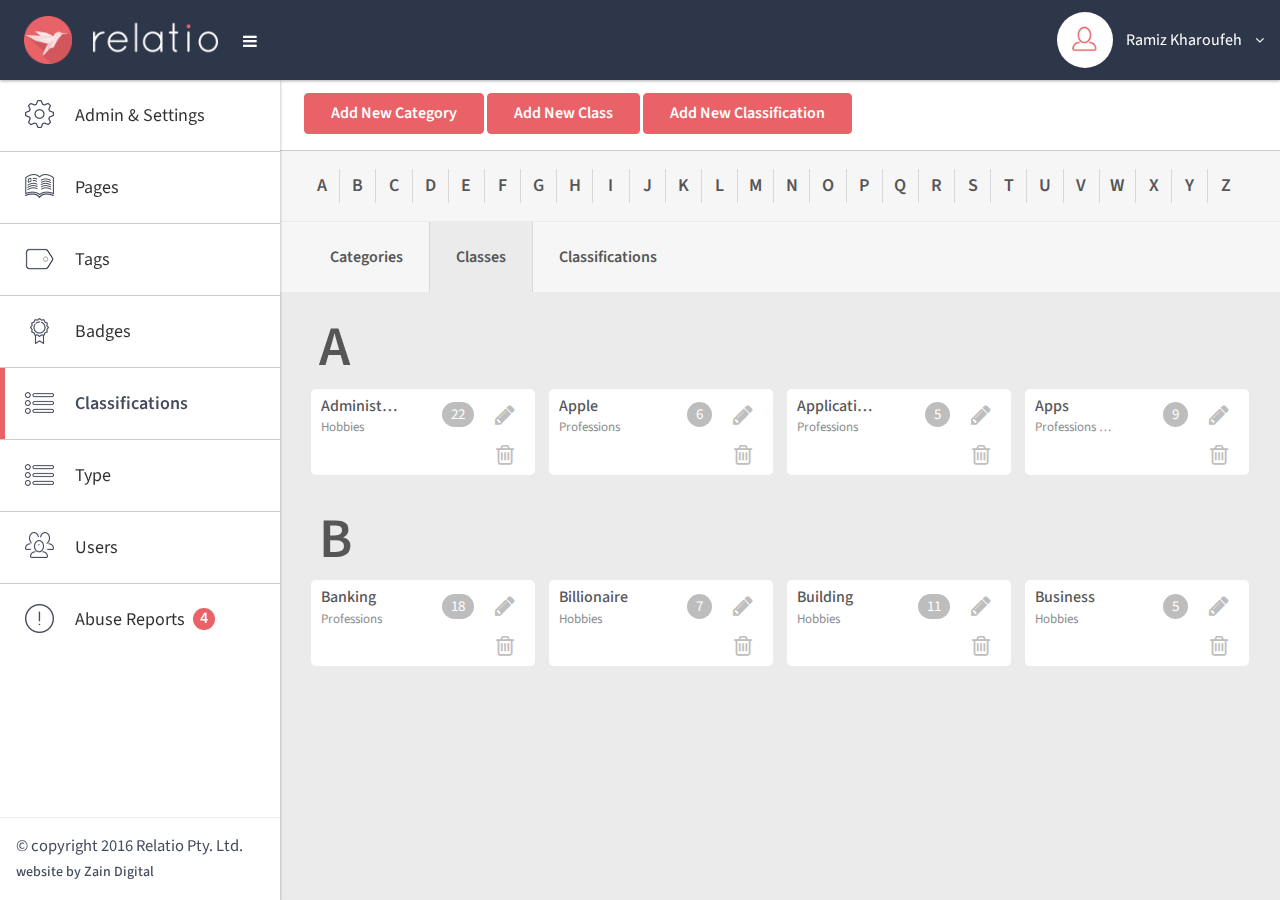
<file: html/html/classes.html>
<!DOCTYPE html>
<html lang="en">
<head>
<title>Relatio Admin</title>
<link rel="icon" href="images/favicon.ico">
<!-- BEGIN META -->
<meta charset="utf-8">
<meta http-equiv="X-UA-Compatible" content="IE=edge">
<meta name="viewport" content="width=device-width, initial-scale=1.0">
<meta name="keywords" content="">
<meta name="description" content="">
<!-- END META -->

<!-- BEGIN STYLESHEETS font-family: 'Source Sans Pro', sans-serif; -->
<link href='https://fonts.googleapis.com/css?family=Source+Sans+Pro:200,300,400,600,700' rel='stylesheet' type='text/css'>
<link type="text/css" rel="stylesheet" href="css/bootstrap.css" />
<link type="text/css" rel="stylesheet" href="css/relatio-admin.css" />
<link type="text/css" rel="stylesheet" href="css/font-awesome.min.css" />
<!-- END STYLESHEETS -->

<!-- HTML5 shim and Respond.js IE8 support of HTML5 elements and media queries -->
<!--[if lt IE 9]>
	<script type="text/javascript" src="js/ie/html5shiv.js"></script>
	<script type="text/javascript" src="js/ie/respond.min.js"></script>
<![endif]-->
</head>

<body class="menubar-hoverable header-fixed menubar-pin">
<!-- BEGIN HEADER-->
<header id="header" >
  <div class="headerbar"> 
    <!-- Brand and toggle get grouped for better mobile display -->
    <div class="headerbar-left">
      <ul class="header-nav header-nav-options">
        <li class="header-nav-brand" >
          <div class="brand-holder"> <a href="index.html"><img alt="" src="images/logo.png"></a> </div>
        </li>
        <li> <a class="btn btn-icon-toggle menubar-toggle" data-toggle="menubar" href="javascript:void(0);"> <i class="fa fa-bars"></i> </a> </li>
      </ul>
    </div>
    
    <!-- Collect the nav links, forms, and other content for toggling -->
    <div class="headerbar-right">
      <ul class="header-nav header-nav-options invisible">
        <li>
          <button class="btn btn-icon-toggle" type="submit"><i class="fa fa-user"></i></button>
        </li>
      </ul>
      <ul class="header-nav header-nav-profile">
        <li class="dropdown"> <a href="javascript:void(0);" class="dropdown-toggle ink-reaction" data-toggle="dropdown"> <img src="images/user-icon.jpg" alt="" /> <span class="profile-info"> Ramiz Kharoufeh </span> </a>
          <ul class="dropdown-menu animation-dock">
            <li><a href="#"><i class="fa fa-fw fa-power-off text-danger"></i> Logout</a></li>
          </ul>
        </li>
      </ul>
    </div>
  </div>
</header>
<!-- END HEADER--> 

<!-- BEGIN BASE-->
<div id="base"> 
  
  <!-- BEGIN CONTENT-->
  <div id="content">
    <section class="full-bleed">
      <div class="section-body style-default-light top-button-bar">
        <div class="row">
          <div class="col-md-12">
            <div class="pull-left"> <a class="btn ink-reaction btn-danger text-capitalize" href="#" data-target=".add-category-popup" data-toggle="modal">Add New Category</a> <a class="btn ink-reaction btn-danger text-capitalize" href="#" data-target=".add-class-popup" data-toggle="modal">Add New Class</a> <a class="btn ink-reaction btn-danger text-capitalize" href="#" data-target=".add-classification-popup" data-toggle="modal">Add New Classification</a> </div>
            <div class="pull-right"> </div>
          </div>
        </div>
      </div>
    </section>
    <section class="full-bleed">
      <div class="section-body style-default-light top-alpha-bar">
        <div class="row">
          <div class="col-md-12">
            <div class="alphabet-tag">
              <ul class="clearfix">
                <li><a href="#">A</a></li>
                <li><a href="#">B</a></li>
                <li><a href="#">C</a></li>
                <li><a href="#">D</a></li>
                <li><a href="#">E</a></li>
                <li><a href="#">F</a></li>
                <li><a href="#">G</a></li>
                <li><a href="#">H</a></li>
                <li><a href="#">I</a></li>
                <li><a href="#">J</a></li>
                <li><a href="#">K</a></li>
                <li><a href="#">L</a></li>
                <li><a href="#">M</a></li>
                <li><a href="#">N</a></li>
                <li><a href="#">O</a></li>
                <li><a href="#">P</a></li>
                <li><a href="#">Q</a></li>
                <li><a href="#">R</a></li>
                <li><a href="#">S</a></li>
                <li><a href="#">T</a></li>
                <li><a href="#">U</a></li>
                <li><a href="#">V</a></li>
                <li><a href="#">W</a></li>
                <li><a href="#">X</a></li>
                <li><a href="#">Y</a></li>
                <li><a href="#">Z</a></li>
              </ul>
            </div>
          </div>
        </div>
      </div>
    </section>
    <section class="full-bleed">
      <div class="section-body style-default-light top-tabs-bar">
        <div class="row">
          <div class="col-md-12">
            <div class="classification-tabs">
              <ul class="clearfix">
                <li><a href="categories.html">Categories</a></li>
                <li class="active"><a href="classes.html">Classes</a></li>
                <li><a href="classifications.html">Classifications</a></li>
              </ul>
            </div>
          </div>
        </div>
      </div>
    </section>
    <section>
      <div class="section-body no-margin">
        <div class="row">
          <div class="col-md-12">
            <div class="alphabet-tag-box clearfix">
              <h5>A</h5>
              <div class="col-md-3">
                <div class="tag-box clearfix">
                  <div class="classification-name">
                    <h6 class="main-name">Administrations</h6>
                    <span class="sub-name">Hobbies</span> </div>
                  <div class="tag-option">
                    <ul>
                      <li><a href="#" class="badge" data-toggle="tooltip" data-placement="top" data-original-title="Amount of gambits using this classification">22</a></li>
                      <li><a class="btn btn-icon-toggle tooltip-enable" data-target=".edit-class-popup" data-toggle="modal" data-placement="top" href="javascript:void()" data-original-title="Edit"><i class="fa fa-pencil"></i></a></li>
                      <li><a href="#" class="btn btn-icon-toggle" data-toggle="tooltip" data-placement="top" data-original-title="Delete"><i class="fa fa-trash-o"></i></a></li>
                    </ul>
                  </div>
                </div>
              </div>
              <div class="col-md-3">
                <div class="tag-box clearfix">
                  <div class="classification-name">
                    <h6 class="main-name">Apple</h6>
                    <span class="sub-name">Professions</span> </div>
                  <div class="tag-option">
                    <ul>
                      <li><a href="#" class="badge" data-toggle="tooltip" data-placement="top" data-original-title="Amount of gambits using this classification">6</a></li>
                      <li><a class="btn btn-icon-toggle tooltip-enable" data-target=".edit-class-popup" data-toggle="modal" data-placement="top" href="javascript:void()" data-original-title="Edit"><i class="fa fa-pencil"></i></a></li>
                      <li><a href="#" class="btn btn-icon-toggle" data-toggle="tooltip" data-placement="top" data-original-title="Delete"><i class="fa fa-trash-o"></i></a></li>
                    </ul>
                  </div>
                </div>
              </div>
              <div class="col-md-3">
                <div class="tag-box clearfix">
                  <div class="classification-name">
                    <h6 class="main-name">Applications</h6>
                    <span class="sub-name">Professions</span> </div>
                  <div class="tag-option">
                    <ul>
                      <li><a href="#" class="badge" data-toggle="tooltip" data-placement="top" data-original-title="Amount of gambits using this classification">5</a></li>
                      <li><a class="btn btn-icon-toggle tooltip-enable" data-target=".edit-class-popup" data-toggle="modal" data-placement="top" href="javascript:void()" data-original-title="Edit"><i class="fa fa-pencil"></i></a></li>
                      <li><a href="#" class="btn btn-icon-toggle" data-toggle="tooltip" data-placement="top" data-original-title="Delete"><i class="fa fa-trash-o"></i></a></li>
                    </ul>
                  </div>
                </div>
              </div>
              <div class="col-md-3">
                <div class="tag-box clearfix">
                  <div class="classification-name">
                    <h6 class="main-name">Apps</h6>
                    <span class="sub-name">Professions > Account</span> </div>
                  <div class="tag-option">
                    <ul>
                      <li><a href="#" class="badge" data-toggle="tooltip" data-placement="top" data-original-title="Amount of gambits using this classification">9</a></li>
                      <li><a class="btn btn-icon-toggle tooltip-enable" data-target=".edit-class-popup" data-toggle="modal" data-placement="top" href="javascript:void()" data-original-title="Edit"><i class="fa fa-pencil"></i></a></li>
                      <li><a href="#" class="btn btn-icon-toggle" data-toggle="tooltip" data-placement="top" data-original-title="Delete"><i class="fa fa-trash-o"></i></a></li>
                    </ul>
                  </div>
                </div>
              </div>
            </div>
            <div class="alphabet-tag-box clearfix">
              <h5>B</h5>
              <div class="col-md-3">
                <div class="tag-box clearfix">
                  <div class="classification-name">
                    <h6 class="main-name">Banking</h6>
                    <span class="sub-name">Professions</span> </div>
                  <div class="tag-option">
                    <ul>
                      <li><a href="#" class="badge" data-toggle="tooltip" data-placement="top" data-original-title="Amount of gambits using this classification">18</a></li>
                      <li><a class="btn btn-icon-toggle tooltip-enable" data-target=".edit-class-popup" data-toggle="modal" data-placement="top" href="javascript:void()" data-original-title="Edit"><i class="fa fa-pencil"></i></a></li>
                      <li><a href="#" class="btn btn-icon-toggle" data-toggle="tooltip" data-placement="top" data-original-title="Delete"><i class="fa fa-trash-o"></i></a></li>
                    </ul>
                  </div>
                </div>
              </div>
              <div class="col-md-3">
                <div class="tag-box clearfix">
                  <div class="classification-name">
                    <h6 class="main-name">Billionaire</h6>
                    <span class="sub-name">Hobbies</span> </div>
                  <div class="tag-option">
                    <ul>
                      <li><a href="#" class="badge" data-toggle="tooltip" data-placement="top" data-original-title="Amount of gambits using this classification">7</a></li>
                      <li><a class="btn btn-icon-toggle tooltip-enable" data-target=".edit-class-popup" data-toggle="modal" data-placement="top" href="javascript:void()" data-original-title="Edit"><i class="fa fa-pencil"></i></a></li>
                      <li><a href="#" class="btn btn-icon-toggle" data-toggle="tooltip" data-placement="top" data-original-title="Delete"><i class="fa fa-trash-o"></i></a></li>
                    </ul>
                  </div>
                </div>
              </div>
              <div class="col-md-3">
                <div class="tag-box clearfix">
                  <div class="classification-name">
                    <h6 class="main-name">Building</h6>
                    <span class="sub-name">Hobbies</span> </div>
                  <div class="tag-option">
                    <ul>
                      <li><a href="#" class="badge" data-toggle="tooltip" data-placement="top" data-original-title="Amount of gambits using this classification">11</a></li>
                      <li><a class="btn btn-icon-toggle tooltip-enable" data-target=".edit-class-popup" data-toggle="modal" data-placement="top" href="javascript:void()" data-original-title="Edit"><i class="fa fa-pencil"></i></a></li>
                      <li><a href="#" class="btn btn-icon-toggle" data-toggle="tooltip" data-placement="top" data-original-title="Delete"><i class="fa fa-trash-o"></i></a></li>
                    </ul>
                  </div>
                </div>
              </div>
              <div class="col-md-3">
                <div class="tag-box clearfix">
                  <div class="classification-name">
                    <h6 class="main-name">Business</h6>
                    <span class="sub-name">Hobbies</span> </div>
                  <div class="tag-option">
                    <ul>
                      <li><a href="#" class="badge" data-toggle="tooltip" data-placement="top" data-original-title="Amount of gambits using this classification">5</a></li>
                      <li><a class="btn btn-icon-toggle tooltip-enable" data-target=".edit-class-popup" data-toggle="modal" data-placement="top" href="javascript:void()" data-original-title="Edit"><i class="fa fa-pencil"></i></a></li>
                      <li><a href="#" class="btn btn-icon-toggle" data-toggle="tooltip" data-placement="top" data-original-title="Delete"><i class="fa fa-trash-o"></i></a></li>
                    </ul>
                  </div>
                </div>
              </div>
            </div>
          </div>
        </div>
      </div>
    </section>
  </div>
  
  <!-- END CONTENT --> 
  
  <!-- BEGIN MENUBAR-->
  <div id="menubar" class=" ">
    <div class="menubar-fixed-panel">
      <div> <a class="btn btn-icon-toggle btn-default menubar-toggle" data-toggle="menubar" href="javascript:void(0);"> <i class="fa fa-bars"></i> </a> </div>
      <div class="expanded"> <a href="#"> <span class="text-lg text-bold text-primary ">RELATIO&nbsp;ADMIN</span> </a> </div>
    </div>
    <div class="menubar-scroll-panel"> 
      <!-- BEGIN MAIN MENU -->
      
      <ul id="main-menu" class="gui-controls">
        <li> <a href="index.html">
          <div class="gui-icon"><i class="micon icon-1"></i></div>
          <span class="title">Admin &amp; Settings</span> </a> </li>
        <li> <a href="pages.html">
          <div class="gui-icon"><i class="micon icon-2"></i></div>
          <span class="title">Pages</span> </a> </li>
        <li> <a href="tags.html">
          <div class="gui-icon"><i class="micon icon-3"></i></div>
          <span class="title">Tags</span> </a> </li>
        <li> <a href="badges.html">
          <div class="gui-icon"><i class="micon icon-4"></i></div>
          <span class="title">Badges</span> </a> </li>
        <li> <a href="classifications.html" class="active">
          <div class="gui-icon"><i class="micon icon-5"></i></div>
          <span class="title">Classifications</span> </a> </li>
        <li> <a href="type.html">
          <div class="gui-icon"><i class="micon icon-6"></i></div>
          <span class="title">Type</span> </a> </li>
        <li> <a href="users.html">
          <div class="gui-icon"><i class="micon icon-7"></i></div>
          <span class="title">Users</span> </a> </li>
        <li> <a href="abuse-reports.html">
          <div class="gui-icon"><i class="micon icon-8"></i></div>
          <span class="title">Abuse Reports <span class="badge style-danger">4</span></span> </a> </li>
      </ul>
      
      <!-- END MAIN MENU -->
      
      <div class="menubar-foot-panel"> <small class="hidden-folded"> <span>&copy; copyright 2016 Relatio Pty. Ltd.</span> <strong style="font-size:14px;">website by Zain Digital</strong> </small> </div>
    </div>
  </div>
  <!-- END MENUBAR --> 
  
</div>
<!-- END BASE --> 

<!-- BEGIN ADD NEW CATEGORY POP UP-->
<div class="modal fade add-category-popup" tabindex="-1" role="dialog">
  <div class="modal-dialog" role="document">
    <div class="modal-content">
      <div class="modal-header">
        <h4 class="modal-title">Add Category</h4>
        <p class="modal-short-description"></p>
      </div>
      <div class="modal-body">
        <div class="popup-form">
          <form method="post" action="" class="form-horizontal">
            <div class="form-group">
              <div class="col-md-3">
                <label class="control-label">Name</label>
              </div>
              <div class="col-md-9">
                <input type="text" class="form-control" value="Apple" name="name">
              </div>
            </div>
          </form>
        </div>
      </div>
      <div class="modal-footer">
        <button type="button" class="btn btn-default" data-dismiss="modal">Cancel</button>
        <button type="button" class="btn btn-danger">Add</button>
      </div>
    </div>
  </div>
</div>
<!-- END ADD NEW CATEGORY POP UP --> 

<!-- BEGIN EDIT CATEGORY POP UP-->
<div class="modal fade edit-category-popup" tabindex="-1" role="dialog">
  <div class="modal-dialog" role="document">
    <div class="modal-content">
      <div class="modal-header">
        <h4 class="modal-title">Edit Category</h4>
        <p class="modal-short-description">All existing gambits linked to this classification will be updated to new classification, category and sub class.</p>
      </div>
      <div class="modal-body">
        <div class="popup-form">
          <form method="post" action="" class="form-horizontal">
            <div class="form-group">
              <div class="col-md-3">
                <label class="control-label">Name</label>
              </div>
              <div class="col-md-9">
                <input type="text" class="form-control" value="Apple" name="name">
              </div>
            </div>
          </form>
        </div>
      </div>
      <div class="modal-footer">
        <button type="button" class="btn btn-default" data-dismiss="modal">Cancel</button>
        <button type="button" class="btn btn-danger">Update</button>
      </div>
    </div>
  </div>
</div>
<!-- END EDIT CATEGORY POP UP --> 

<!-- BEGIN ADD CLASS POP UP-->
<div class="modal fade add-class-popup" tabindex="-1" role="dialog">
  <div class="modal-dialog" role="document">
    <div class="modal-content">
      <div class="modal-header">
        <h4 class="modal-title">Add Class</h4>
        <p class="modal-short-description">Add a new class and assign the category which it best suits.</p>
      </div>
      <div class="modal-body">
        <div class="popup-form">
          <form method="post" action="" class="form-horizontal">
            <div class="form-group">
              <div class="col-md-3">
                <label class="control-label">Category</label>
              </div>
              <div class="col-md-9">
                <select class="form-control">
                  <option>Professions</option>
                  <option>Hobbies</option>
                  <option>Account</option>
                </select>
              </div>
            </div>
            <div class="form-group">
              <div class="col-md-3">
                <label class="control-label">Name</label>
              </div>
              <div class="col-md-9">
                <input type="text" class="form-control" placeholder="Name" name="name">
              </div>
            </div>
            <div class="form-group">
              <div class="col-md-3">
                <label class="control-label">Description</label>
              </div>
              <div class="col-md-9">
                <textarea class="form-control" rows="5"></textarea>
              </div>
            </div>
          </form>
        </div>
      </div>
      <div class="modal-footer">
        <button type="button" class="btn btn-default" data-dismiss="modal">Cancel</button>
        <button type="button" class="btn btn-danger">Add</button>
      </div>
    </div>
  </div>
</div>
<!-- END ADD CLASS POP UP--> 

<!-- BEGIN EDIT CLASS POP UP-->
<div class="modal fade edit-class-popup" tabindex="-1" role="dialog">
  <div class="modal-dialog" role="document">
    <div class="modal-content">
      <div class="modal-header">
        <h4 class="modal-title">Edit Class</h4>
        <p class="modal-short-description">All existing gambits and classifications linked to this class will be updated to the new information provided.</p>
      </div>
      <div class="modal-body">
        <div class="popup-form">
          <form method="post" action="" class="form-horizontal">
            <div class="form-group">
              <div class="col-md-3">
                <label class="control-label">Category</label>
              </div>
              <div class="col-md-9">
                <select class="form-control">
                  <option>Professions</option>
                  <option>Hobbies</option>
                  <option>Account</option>
                </select>
              </div>
            </div>
            <div class="form-group">
              <div class="col-md-3">
                <label class="control-label">Name</label>
              </div>
              <div class="col-md-9">
                <input type="text" class="form-control" placeholder="Name" value="Academia" name="name">
              </div>
            </div>
            <div class="form-group">
              <div class="col-md-3">
                <label class="control-label">Description</label>
              </div>
              <div class="col-md-9">
                <textarea class="form-control" rows="5"></textarea>
              </div>
            </div>
          </form>
        </div>
      </div>
      <div class="modal-footer">
        <button type="button" class="btn btn-default" data-dismiss="modal">Cancel</button>
        <button type="button" class="btn btn-danger">Update</button>
      </div>
    </div>
  </div>
</div>
<!-- END EDIT CLASS POP UP--> 

<!-- BEGIN ADD CLASSIFICATION POP UP-->
<div class="modal fade add-classification-popup" tabindex="-1" role="dialog">
  <div class="modal-dialog" role="document">
    <div class="modal-content">
      <div class="modal-header">
        <h4 class="modal-title">Add Classification</h4>
        <p class="modal-short-description">Add a new classification and assign the class which it best suits.</p>
      </div>
      <div class="modal-body">
        <div class="popup-form">
          <form method="post" action="" class="form-horizontal">
            <div class="form-group">
              <div class="col-md-3">
                <label class="control-label">Class</label>
              </div>
              <div class="col-md-9">
                <select class="form-control">
                  <option>Academia</option>
                  <option>Administration</option>
                  <option>Advertising, Arts &amp; Media</option>
                  <option>Banking &amp; Financial Services</option>
                  <option>Call Centre &amp; Customer Service</option>
                  <option>Community &amp; Public Service</option>
                  <option>Consulting</option>
                  <option>Desig &amp; Architecture</option>
                </select>
              </div>
            </div>
            <div class="form-group">
              <div class="col-md-3">
                <label class="control-label">Name</label>
              </div>
              <div class="col-md-9">
                <input type="text" class="form-control" placeholder="Name" name="name">
              </div>
            </div>
            <div class="form-group">
              <div class="col-md-3">
                <label class="control-label">Description</label>
              </div>
              <div class="col-md-9">
                <textarea class="form-control" rows="5"></textarea>
              </div>
            </div>
          </form>
        </div>
      </div>
      <div class="modal-footer">
        <button type="button" class="btn btn-default" data-dismiss="modal">Cancel</button>
        <button type="button" class="btn btn-danger">Add</button>
      </div>
    </div>
  </div>
</div>
<!-- END ADD CLASSIFICATION POP UP--> 

<!-- BEGIN EDIT CLASSIFICATION POP UP-->
<div class="modal fade edit-classifications-popup" tabindex="-1" role="dialog">
  <div class="modal-dialog" role="document">
    <div class="modal-content">
      <div class="modal-header">
        <h4 class="modal-title">Edit Classification</h4>
        <p class="modal-short-description">All existing gambits linked to this classification will be updated to the new information provided.</p>
      </div>
      <div class="modal-body">
        <div class="popup-form">
          <form method="post" action="" class="form-horizontal">
            <div class="form-group">
              <div class="col-md-3">
                <label class="control-label">Class</label>
              </div>
              <div class="col-md-9">
                <select class="form-control">
                  <option>Academia</option>
                  <option>Administration</option>
                  <option>Advertising, Arts &amp; Media</option>
                  <option>Banking &amp; Financial Services</option>
                  <option>Call Centre &amp; Customer Service</option>
                  <option>Community &amp; Public Service</option>
                  <option>Consulting</option>
                  <option>Desig &amp; Architecture</option>
                </select>
              </div>
            </div>
            <div class="form-group">
              <div class="col-md-3">
                <label class="control-label">Name</label>
              </div>
              <div class="col-md-9">
                <input type="text" class="form-control" placeholder="Name" value="Professors" name="name">
              </div>
            </div>
            <div class="form-group">
              <div class="col-md-3">
                <label class="control-label">Description</label>
              </div>
              <div class="col-md-9">
                <textarea class="form-control" rows="5"></textarea>
              </div>
            </div>
          </form>
        </div>
      </div>
      <div class="modal-footer">
        <button type="button" class="btn btn-default" data-dismiss="modal">Cancel</button>
        <button type="button" class="btn btn-danger">Update</button>
      </div>
    </div>
  </div>
</div>
<!-- END EDIT CLASSIFICATION POP UP--> 

<!-- BEGIN JAVASCRIPT --> 
<script src="js/jquery-1.11.2.min.js"></script> 
<script src="js/jquery-migrate-1.2.1.min.js"></script> 
<script src="js/bootstrap.min.js"></script> 
<script src="js/jquery.nanoscroller.min.js"></script> 
<script src="js/main.js"></script> 
<!-- END JAVASCRIPT -->
</body>
</html>
</file>
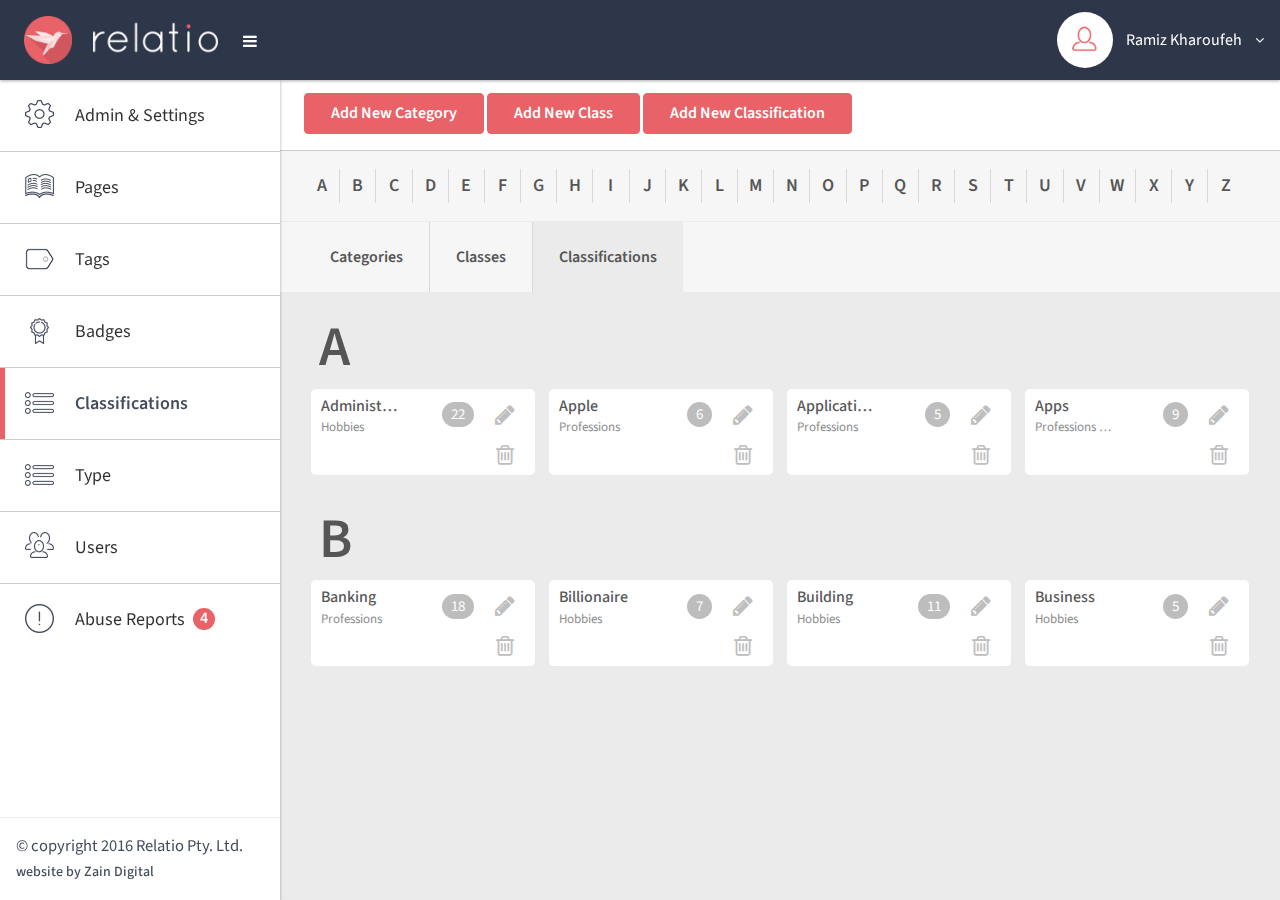
<file: html/html/classifications.html>
<!DOCTYPE html>
<html lang="en">
<head>
<title>Relatio Admin</title>
<link rel="icon" href="images/favicon.ico">
<!-- BEGIN META -->
<meta charset="utf-8">
<meta http-equiv="X-UA-Compatible" content="IE=edge">
<meta name="viewport" content="width=device-width, initial-scale=1.0">
<meta name="keywords" content="">
<meta name="description" content="">
<!-- END META -->

<!-- BEGIN STYLESHEETS font-family: 'Source Sans Pro', sans-serif; -->
<link href='https://fonts.googleapis.com/css?family=Source+Sans+Pro:200,300,400,600,700' rel='stylesheet' type='text/css'>
<link type="text/css" rel="stylesheet" href="css/bootstrap.css" />
<link type="text/css" rel="stylesheet" href="css/relatio-admin.css" />
<link type="text/css" rel="stylesheet" href="css/font-awesome.min.css" />
<!-- END STYLESHEETS -->

<!-- HTML5 shim and Respond.js IE8 support of HTML5 elements and media queries -->
<!--[if lt IE 9]>
	<script type="text/javascript" src="js/ie/html5shiv.js"></script>
	<script type="text/javascript" src="js/ie/respond.min.js"></script>
<![endif]-->
</head>

<body class="menubar-hoverable header-fixed menubar-pin">
<!-- BEGIN HEADER-->
<header id="header" >
  <div class="headerbar"> 
    <!-- Brand and toggle get grouped for better mobile display -->
    <div class="headerbar-left">
      <ul class="header-nav header-nav-options">
        <li class="header-nav-brand" >
          <div class="brand-holder"> <a href="index.html"><img alt="" src="images/logo.png"></a> </div>
        </li>
        <li> <a class="btn btn-icon-toggle menubar-toggle" data-toggle="menubar" href="javascript:void(0);"> <i class="fa fa-bars"></i> </a> </li>
      </ul>
    </div>
    
    <!-- Collect the nav links, forms, and other content for toggling -->
    <div class="headerbar-right">
      <ul class="header-nav header-nav-options invisible">
        <li>
          <button class="btn btn-icon-toggle" type="submit"><i class="fa fa-user"></i></button>
        </li>
      </ul>
      <ul class="header-nav header-nav-profile">
        <li class="dropdown"> <a href="javascript:void(0);" class="dropdown-toggle ink-reaction" data-toggle="dropdown"> <img src="images/user-icon.jpg" alt="" /> <span class="profile-info"> Ramiz Kharoufeh </span> </a>
          <ul class="dropdown-menu animation-dock">
            <li><a href="#"><i class="fa fa-fw fa-power-off text-danger"></i> Logout</a></li>
          </ul>
        </li>
      </ul>
    </div>
  </div>
</header>
<!-- END HEADER--> 

<!-- BEGIN BASE-->
<div id="base"> 
  
  <!-- BEGIN CONTENT-->
  <div id="content">
    <section class="full-bleed">
      <div class="section-body style-default-light top-button-bar">
        <div class="row">
          <div class="col-md-12">
            <div class="pull-left"> <a class="btn ink-reaction btn-danger text-capitalize" href="#" data-target=".add-category-popup" data-toggle="modal">Add New Category</a> <a class="btn ink-reaction btn-danger text-capitalize" href="#" data-target=".add-class-popup" data-toggle="modal">Add New Class</a> <a class="btn ink-reaction btn-danger text-capitalize" href="#" data-target=".add-classification-popup" data-toggle="modal">Add New Classification</a> </div>
            <div class="pull-right"> </div>
          </div>
        </div>
      </div>
    </section>
    <section class="full-bleed">
      <div class="section-body style-default-light top-alpha-bar">
        <div class="row">
          <div class="col-md-12">
            <div class="alphabet-tag">
              <ul class="clearfix">
                <li><a href="#">A</a></li>
                <li><a href="#">B</a></li>
                <li><a href="#">C</a></li>
                <li><a href="#">D</a></li>
                <li><a href="#">E</a></li>
                <li><a href="#">F</a></li>
                <li><a href="#">G</a></li>
                <li><a href="#">H</a></li>
                <li><a href="#">I</a></li>
                <li><a href="#">J</a></li>
                <li><a href="#">K</a></li>
                <li><a href="#">L</a></li>
                <li><a href="#">M</a></li>
                <li><a href="#">N</a></li>
                <li><a href="#">O</a></li>
                <li><a href="#">P</a></li>
                <li><a href="#">Q</a></li>
                <li><a href="#">R</a></li>
                <li><a href="#">S</a></li>
                <li><a href="#">T</a></li>
                <li><a href="#">U</a></li>
                <li><a href="#">V</a></li>
                <li><a href="#">W</a></li>
                <li><a href="#">X</a></li>
                <li><a href="#">Y</a></li>
                <li><a href="#">Z</a></li>
              </ul>
            </div>
          </div>
        </div>
      </div>
    </section>
    <section class="full-bleed">
      <div class="section-body style-default-light top-tabs-bar">
        <div class="row">
          <div class="col-md-12">
            <div class="classification-tabs">
              <ul class="clearfix">
                <li><a href="categories.html">Categories</a></li>
                <li><a href="classes.html">Classes</a></li>
                <li class="active"><a href="classifications.html">Classifications</a></li>
              </ul>
            </div>
          </div>
        </div>
      </div>
    </section>
    <section>
      <div class="section-body no-margin">
        <div class="row">
          <div class="col-md-12">
            <div class="alphabet-tag-box clearfix">
              <h5>A</h5>
              <div class="col-md-3">
                <div class="tag-box clearfix">
                  <div class="classification-name">
                    <h6 class="main-name">Administrations</h6>
                    <span class="sub-name">Hobbies</span> </div>
                  <div class="tag-option">
                    <ul>
                      <li><a href="#" class="badge" data-toggle="tooltip" data-placement="top" data-original-title="Amount of gambits using this classification">22</a></li>
                      <li><a class="btn btn-icon-toggle tooltip-enable" data-target=".edit-classifications-popup" data-toggle="modal" data-placement="top" href="javascript:void()" data-original-title="Edit"><i class="fa fa-pencil"></i></a></li>
                      <li><a href="#" class="btn btn-icon-toggle" data-toggle="tooltip" data-placement="top" data-original-title="Delete"><i class="fa fa-trash-o"></i></a></li>
                    </ul>
                  </div>
                </div>
              </div>
              <div class="col-md-3">
                <div class="tag-box clearfix">
                  <div class="classification-name">
                    <h6 class="main-name">Apple</h6>
                    <span class="sub-name">Professions</span> </div>
                  <div class="tag-option">
                    <ul>
                      <li><a href="#" class="badge" data-toggle="tooltip" data-placement="top" data-original-title="Amount of gambits using this classification">6</a></li>
                      <li><a class="btn btn-icon-toggle tooltip-enable" data-target=".edit-classifications-popup" data-toggle="modal" data-placement="top" href="javascript:void()" data-original-title="Edit"><i class="fa fa-pencil"></i></a></li>
                      <li><a href="#" class="btn btn-icon-toggle" data-toggle="tooltip" data-placement="top" data-original-title="Delete"><i class="fa fa-trash-o"></i></a></li>
                    </ul>
                  </div>
                </div>
              </div>
              <div class="col-md-3">
                <div class="tag-box clearfix">
                  <div class="classification-name">
                    <h6 class="main-name">Applications</h6>
                    <span class="sub-name">Professions</span> </div>
                  <div class="tag-option">
                    <ul>
                      <li><a href="#" class="badge" data-toggle="tooltip" data-placement="top" data-original-title="Amount of gambits using this classification">5</a></li>
                      <li><a class="btn btn-icon-toggle tooltip-enable" data-target=".edit-classifications-popup" data-toggle="modal" data-placement="top" href="javascript:void()" data-original-title="Edit"><i class="fa fa-pencil"></i></a></li>
                      <li><a href="#" class="btn btn-icon-toggle" data-toggle="tooltip" data-placement="top" data-original-title="Delete"><i class="fa fa-trash-o"></i></a></li>
                    </ul>
                  </div>
                </div>
              </div>
              <div class="col-md-3">
                <div class="tag-box clearfix">
                  <div class="classification-name">
                    <h6 class="main-name">Apps</h6>
                    <span class="sub-name">Professions > Account</span> </div>
                  <div class="tag-option">
                    <ul>
                      <li><a href="#" class="badge" data-toggle="tooltip" data-placement="top" data-original-title="Amount of gambits using this classification">9</a></li>
                      <li><a class="btn btn-icon-toggle tooltip-enable" data-target=".edit-classifications-popup" data-toggle="modal" data-placement="top" href="javascript:void()" data-original-title="Edit"><i class="fa fa-pencil"></i></a></li>
                      <li><a href="#" class="btn btn-icon-toggle" data-toggle="tooltip" data-placement="top" data-original-title="Delete"><i class="fa fa-trash-o"></i></a></li>
                    </ul>
                  </div>
                </div>
              </div>
            </div>
            <div class="alphabet-tag-box clearfix">
              <h5>B</h5>
              <div class="col-md-3">
                <div class="tag-box clearfix">
                  <div class="classification-name">
                    <h6 class="main-name">Banking</h6>
                    <span class="sub-name">Professions</span> </div>
                  <div class="tag-option">
                    <ul>
                      <li><a href="#" class="badge" data-toggle="tooltip" data-placement="top" data-original-title="Amount of gambits using this classification">18</a></li>
                      <li><a class="btn btn-icon-toggle tooltip-enable" data-target=".edit-classifications-popup" data-toggle="modal" data-placement="top" href="javascript:void()" data-original-title="Edit"><i class="fa fa-pencil"></i></a></li>
                      <li><a href="#" class="btn btn-icon-toggle" data-toggle="tooltip" data-placement="top" data-original-title="Delete"><i class="fa fa-trash-o"></i></a></li>
                    </ul>
                  </div>
                </div>
              </div>
              <div class="col-md-3">
                <div class="tag-box clearfix">
                  <div class="classification-name">
                    <h6 class="main-name">Billionaire</h6>
                    <span class="sub-name">Hobbies</span> </div>
                  <div class="tag-option">
                    <ul>
                      <li><a href="#" class="badge" data-toggle="tooltip" data-placement="top" data-original-title="Amount of gambits using this classification">7</a></li>
                      <li><a class="btn btn-icon-toggle tooltip-enable" data-target=".edit-classifications-popup" data-toggle="modal" data-placement="top" href="javascript:void()" data-original-title="Edit"><i class="fa fa-pencil"></i></a></li>
                      <li><a href="#" class="btn btn-icon-toggle" data-toggle="tooltip" data-placement="top" data-original-title="Delete"><i class="fa fa-trash-o"></i></a></li>
                    </ul>
                  </div>
                </div>
              </div>
              <div class="col-md-3">
                <div class="tag-box clearfix">
                  <div class="classification-name">
                    <h6 class="main-name">Building</h6>
                    <span class="sub-name">Hobbies</span> </div>
                  <div class="tag-option">
                    <ul>
                      <li><a href="#" class="badge" data-toggle="tooltip" data-placement="top" data-original-title="Amount of gambits using this classification">11</a></li>
                      <li><a class="btn btn-icon-toggle tooltip-enable" data-target=".edit-classifications-popup" data-toggle="modal" data-placement="top" href="javascript:void()" data-original-title="Edit"><i class="fa fa-pencil"></i></a></li>
                      <li><a href="#" class="btn btn-icon-toggle" data-toggle="tooltip" data-placement="top" data-original-title="Delete"><i class="fa fa-trash-o"></i></a></li>
                    </ul>
                  </div>
                </div>
              </div>
              <div class="col-md-3">
                <div class="tag-box clearfix">
                  <div class="classification-name">
                    <h6 class="main-name">Business</h6>
                    <span class="sub-name">Hobbies</span> </div>
                  <div class="tag-option">
                    <ul>
                      <li><a href="#" class="badge" data-toggle="tooltip" data-placement="top" data-original-title="Amount of gambits using this classification">5</a></li>
                      <li><a class="btn btn-icon-toggle tooltip-enable" data-target=".edit-classifications-popup" data-toggle="modal" data-placement="top" href="javascript:void()" data-original-title="Edit"><i class="fa fa-pencil"></i></a></li>
                      <li><a href="#" class="btn btn-icon-toggle" data-toggle="tooltip" data-placement="top" data-original-title="Delete"><i class="fa fa-trash-o"></i></a></li>
                    </ul>
                  </div>
                </div>
              </div>
            </div>
          </div>
        </div>
      </div>
    </section>
  </div>
  
  <!-- END CONTENT --> 
  
  <!-- BEGIN MENUBAR-->
  <div id="menubar" class=" ">
    <div class="menubar-fixed-panel">
      <div> <a class="btn btn-icon-toggle btn-default menubar-toggle" data-toggle="menubar" href="javascript:void(0);"> <i class="fa fa-bars"></i> </a> </div>
      <div class="expanded"> <a href="#"> <span class="text-lg text-bold text-primary ">RELATIO&nbsp;ADMIN</span> </a> </div>
    </div>
    <div class="menubar-scroll-panel"> 
      <!-- BEGIN MAIN MENU -->
      
      <ul id="main-menu" class="gui-controls">
        <li> <a href="index.html">
          <div class="gui-icon"><i class="micon icon-1"></i></div>
          <span class="title">Admin &amp; Settings</span> </a> </li>
        <li> <a href="pages.html">
          <div class="gui-icon"><i class="micon icon-2"></i></div>
          <span class="title">Pages</span> </a> </li>
        <li> <a href="tags.html">
          <div class="gui-icon"><i class="micon icon-3"></i></div>
          <span class="title">Tags</span> </a> </li>
        <li> <a href="badges.html">
          <div class="gui-icon"><i class="micon icon-4"></i></div>
          <span class="title">Badges</span> </a> </li>
        <li> <a href="classifications.html" class="active">
          <div class="gui-icon"><i class="micon icon-5"></i></div>
          <span class="title">Classifications</span> </a> </li>
        <li> <a href="type.html">
          <div class="gui-icon"><i class="micon icon-6"></i></div>
          <span class="title">Type</span> </a> </li>
        <li> <a href="users.html">
          <div class="gui-icon"><i class="micon icon-7"></i></div>
          <span class="title">Users</span> </a> </li>
        <li> <a href="abuse-reports.html">
          <div class="gui-icon"><i class="micon icon-8"></i></div>
          <span class="title">Abuse Reports <span class="badge style-danger">4</span></span> </a> </li>
      </ul>
      
      <!-- END MAIN MENU -->
      
      <div class="menubar-foot-panel"> <small class="hidden-folded"> <span>&copy; copyright 2016 Relatio Pty. Ltd.</span> <strong style="font-size:14px;">website by Zain Digital</strong> </small> </div>
    </div>
  </div>
  <!-- END MENUBAR --> 
  
</div>
<!-- END BASE --> 

<!-- BEGIN ADD NEW CATEGORY POP UP-->
<div class="modal fade add-category-popup" tabindex="-1" role="dialog">
  <div class="modal-dialog" role="document">
    <div class="modal-content">
      <div class="modal-header">
        <h4 class="modal-title">Add Category</h4>
        <p class="modal-short-description"></p>
      </div>
      <div class="modal-body">
        <div class="popup-form">
          <form method="post" action="" class="form-horizontal">
            <div class="form-group">
              <div class="col-md-3">
                <label class="control-label">Name</label>
              </div>
              <div class="col-md-9">
                <input type="text" class="form-control" value="Apple" name="name">
              </div>
            </div>
          </form>
        </div>
      </div>
      <div class="modal-footer">
        <button type="button" class="btn btn-default" data-dismiss="modal">Cancel</button>
        <button type="button" class="btn btn-danger">Add</button>
      </div>
    </div>
  </div>
</div>
<!-- END ADD NEW CATEGORY POP UP --> 

<!-- BEGIN EDIT CATEGORY POP UP-->
<div class="modal fade edit-category-popup" tabindex="-1" role="dialog">
  <div class="modal-dialog" role="document">
    <div class="modal-content">
      <div class="modal-header">
        <h4 class="modal-title">Edit Category</h4>
        <p class="modal-short-description">All existing gambits linked to this classification will be updated to new classification, category and sub class.</p>
      </div>
      <div class="modal-body">
        <div class="popup-form">
          <form method="post" action="" class="form-horizontal">
            <div class="form-group">
              <div class="col-md-3">
                <label class="control-label">Name</label>
              </div>
              <div class="col-md-9">
                <input type="text" class="form-control" value="Apple" name="name">
              </div>
            </div>
          </form>
        </div>
      </div>
      <div class="modal-footer">
        <button type="button" class="btn btn-default" data-dismiss="modal">Cancel</button>
        <button type="button" class="btn btn-danger">Update</button>
      </div>
    </div>
  </div>
</div>
<!-- END EDIT CATEGORY POP UP --> 

<!-- BEGIN ADD CLASS POP UP-->
<div class="modal fade add-class-popup" tabindex="-1" role="dialog">
  <div class="modal-dialog" role="document">
    <div class="modal-content">
      <div class="modal-header">
        <h4 class="modal-title">Add Class</h4>
        <p class="modal-short-description">Add a new class and assign the category which it best suits.</p>
      </div>
      <div class="modal-body">
        <div class="popup-form">
          <form method="post" action="" class="form-horizontal">
            <div class="form-group">
              <div class="col-md-3">
                <label class="control-label">Category</label>
              </div>
              <div class="col-md-9">
                <select class="form-control">
                  <option>Professions</option>
                  <option>Hobbies</option>
                  <option>Account</option>
                </select>
              </div>
            </div>
            <div class="form-group">
              <div class="col-md-3">
                <label class="control-label">Name</label>
              </div>
              <div class="col-md-9">
                <input type="text" class="form-control" placeholder="Name" name="name">
              </div>
            </div>
            <div class="form-group">
              <div class="col-md-3">
                <label class="control-label">Description</label>
              </div>
              <div class="col-md-9">
                <textarea class="form-control" rows="5"></textarea>
              </div>
            </div>
          </form>
        </div>
      </div>
      <div class="modal-footer">
        <button type="button" class="btn btn-default" data-dismiss="modal">Cancel</button>
        <button type="button" class="btn btn-danger">Add</button>
      </div>
    </div>
  </div>
</div>
<!-- END ADD CLASS POP UP--> 

<!-- BEGIN EDIT CLASS POP UP-->
<div class="modal fade edit-class-popup" tabindex="-1" role="dialog">
  <div class="modal-dialog" role="document">
    <div class="modal-content">
      <div class="modal-header">
        <h4 class="modal-title">Edit Class</h4>
        <p class="modal-short-description">All existing gambits and classifications linked to this class will be updated to the new information provided.</p>
      </div>
      <div class="modal-body">
        <div class="popup-form">
          <form method="post" action="" class="form-horizontal">
            <div class="form-group">
              <div class="col-md-3">
                <label class="control-label">Category</label>
              </div>
              <div class="col-md-9">
                <select class="form-control">
                  <option>Professions</option>
                  <option>Hobbies</option>
                  <option>Account</option>
                </select>
              </div>
            </div>
            <div class="form-group">
              <div class="col-md-3">
                <label class="control-label">Name</label>
              </div>
              <div class="col-md-9">
                <input type="text" class="form-control" placeholder="Name" value="Academia" name="name">
              </div>
            </div>
            <div class="form-group">
              <div class="col-md-3">
                <label class="control-label">Description</label>
              </div>
              <div class="col-md-9">
                <textarea class="form-control" rows="5"></textarea>
              </div>
            </div>
          </form>
        </div>
      </div>
      <div class="modal-footer">
        <button type="button" class="btn btn-default" data-dismiss="modal">Cancel</button>
        <button type="button" class="btn btn-danger">Update</button>
      </div>
    </div>
  </div>
</div>
<!-- END EDIT CLASS POP UP--> 

<!-- BEGIN ADD CLASSIFICATION POP UP-->
<div class="modal fade add-classification-popup" tabindex="-1" role="dialog">
  <div class="modal-dialog" role="document">
    <div class="modal-content">
      <div class="modal-header">
        <h4 class="modal-title">Add Classification</h4>
        <p class="modal-short-description">Add a new classification and assign the class which it best suits.</p>
      </div>
      <div class="modal-body">
        <div class="popup-form">
          <form method="post" action="" class="form-horizontal">
            <div class="form-group">
              <div class="col-md-3">
                <label class="control-label">Class</label>
              </div>
              <div class="col-md-9">
                <select class="form-control">
                  <option>Academia</option>
                  <option>Administration</option>
                  <option>Advertising, Arts &amp; Media</option>
                  <option>Banking &amp; Financial Services</option>
                  <option>Call Centre &amp; Customer Service</option>
                  <option>Community &amp; Public Service</option>
                  <option>Consulting</option>
                  <option>Desig &amp; Architecture</option>
                </select>
              </div>
            </div>
            <div class="form-group">
              <div class="col-md-3">
                <label class="control-label">Name</label>
              </div>
              <div class="col-md-9">
                <input type="text" class="form-control" placeholder="Name" name="name">
              </div>
            </div>
            <div class="form-group">
              <div class="col-md-3">
                <label class="control-label">Description</label>
              </div>
              <div class="col-md-9">
                <textarea class="form-control" rows="5"></textarea>
              </div>
            </div>
          </form>
        </div>
      </div>
      <div class="modal-footer">
        <button type="button" class="btn btn-default" data-dismiss="modal">Cancel</button>
        <button type="button" class="btn btn-danger">Add</button>
      </div>
    </div>
  </div>
</div>
<!-- END ADD CLASSIFICATION POP UP--> 

<!-- BEGIN EDIT CLASSIFICATION POP UP-->
<div class="modal fade edit-classifications-popup" tabindex="-1" role="dialog">
  <div class="modal-dialog" role="document">
    <div class="modal-content">
      <div class="modal-header">
        <h4 class="modal-title">Edit Classification</h4>
        <p class="modal-short-description">All existing gambits linked to this classification will be updated to the new information provided.</p>
      </div>
      <div class="modal-body">
        <div class="popup-form">
          <form method="post" action="" class="form-horizontal">
            <div class="form-group">
              <div class="col-md-3">
                <label class="control-label">Class</label>
              </div>
              <div class="col-md-9">
                <select class="form-control">
                  <option>Academia</option>
                  <option>Administration</option>
                  <option>Advertising, Arts &amp; Media</option>
                  <option>Banking &amp; Financial Services</option>
                  <option>Call Centre &amp; Customer Service</option>
                  <option>Community &amp; Public Service</option>
                  <option>Consulting</option>
                  <option>Desig &amp; Architecture</option>
                </select>
              </div>
            </div>
            <div class="form-group">
              <div class="col-md-3">
                <label class="control-label">Name</label>
              </div>
              <div class="col-md-9">
                <input type="text" class="form-control" placeholder="Name" value="Professors" name="name">
              </div>
            </div>
            <div class="form-group">
              <div class="col-md-3">
                <label class="control-label">Description</label>
              </div>
              <div class="col-md-9">
                <textarea class="form-control" rows="5"></textarea>
              </div>
            </div>
          </form>
        </div>
      </div>
      <div class="modal-footer">
        <button type="button" class="btn btn-default" data-dismiss="modal">Cancel</button>
        <button type="button" class="btn btn-danger">Update</button>
      </div>
    </div>
  </div>
</div>
<!-- END EDIT CLASSIFICATION POP UP--> 

<!-- BEGIN JAVASCRIPT --> 
<script src="js/jquery-1.11.2.min.js"></script> 
<script src="js/jquery-migrate-1.2.1.min.js"></script> 
<script src="js/bootstrap.min.js"></script> 
<script src="js/jquery.nanoscroller.min.js"></script> 
<script src="js/main.js"></script> 
<!-- END JAVASCRIPT -->
</body>
</html>
</file>
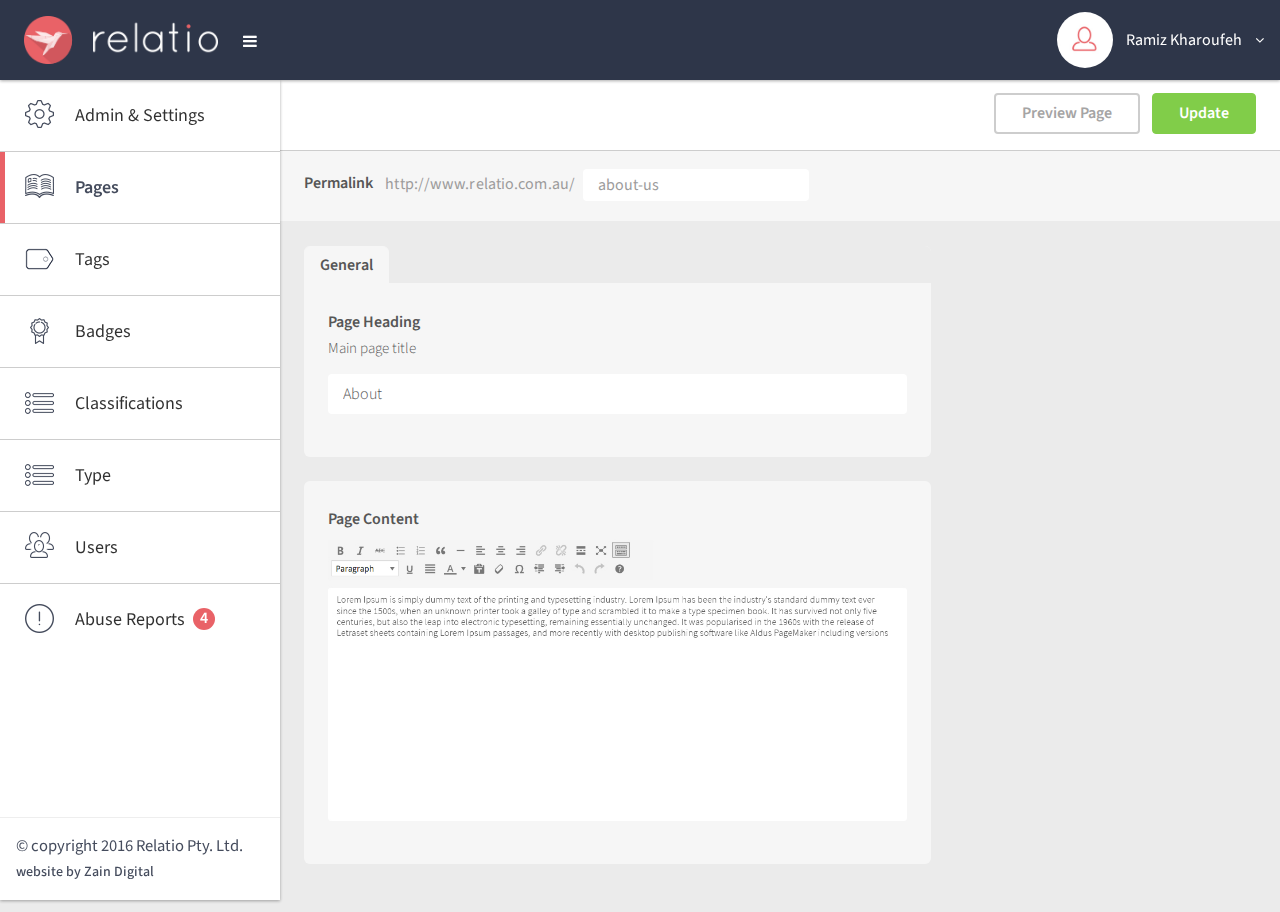
<file: html/html/edit-page.html>
<!DOCTYPE html>
<html lang="en">
<head>
<title>Relatio Admin</title>
<link rel="icon" href="images/favicon.ico">
<!-- BEGIN META -->
<meta charset="utf-8">
<meta http-equiv="X-UA-Compatible" content="IE=edge">
<meta name="viewport" content="width=device-width, initial-scale=1.0">
<meta name="keywords" content="">
<meta name="description" content="">
<!-- END META -->

<!-- BEGIN STYLESHEETS font-family: 'Source Sans Pro', sans-serif; -->
<link href='https://fonts.googleapis.com/css?family=Source+Sans+Pro:200,300,400,600,700' rel='stylesheet' type='text/css'>
<link type="text/css" rel="stylesheet" href="css/bootstrap.css" />
<link type="text/css" rel="stylesheet" href="css/relatio-admin.css" />
<link type="text/css" rel="stylesheet" href="css/font-awesome.min.css" />
<!-- END STYLESHEETS -->

<!-- HTML5 shim and Respond.js IE8 support of HTML5 elements and media queries -->
<!--[if lt IE 9]>
	<script type="text/javascript" src="js/ie/html5shiv.js"></script>
	<script type="text/javascript" src="js/ie/respond.min.js"></script>
<![endif]-->
</head>

<body class="menubar-hoverable header-fixed menubar-pin">
<!-- BEGIN HEADER-->
<header id="header" >
  <div class="headerbar"> 
    <!-- Brand and toggle get grouped for better mobile display -->
    <div class="headerbar-left">
      <ul class="header-nav header-nav-options">
        <li class="header-nav-brand" >
          <div class="brand-holder"> <a href="index.html"><img alt="" src="images/logo.png"></a> </div>
        </li>
        <li> <a class="btn btn-icon-toggle menubar-toggle" data-toggle="menubar" href="javascript:void(0);"> <i class="fa fa-bars"></i> </a> </li>
      </ul>
    </div>
    
    <!-- Collect the nav links, forms, and other content for toggling -->
    <div class="headerbar-right">
      <ul class="header-nav header-nav-options invisible">
        <li>
          <button class="btn btn-icon-toggle" type="submit"><i class="fa fa-user"></i></button>
        </li>
      </ul>
      <ul class="header-nav header-nav-profile">
        <li class="dropdown"> <a href="javascript:void(0);" class="dropdown-toggle ink-reaction" data-toggle="dropdown"> <img src="images/user-icon.jpg" alt="" /> <span class="profile-info"> Ramiz Kharoufeh </span> </a>
          <ul class="dropdown-menu animation-dock">
            <li><a href="#"><i class="fa fa-fw fa-power-off text-danger"></i> Logout</a></li>
          </ul>
        </li>
      </ul>
    </div>
  </div>
</header>
<!-- END HEADER--> 

<!-- BEGIN BASE-->
<div id="base"> 
  
  <!-- BEGIN CONTENT-->
  <div id="content">
    <section class="full-bleed">
      <div class="section-body style-default-light top-button-bar">
        <div class="row">
          <div class="col-md-12">
            <div class="pull-left"></div>
            <div class="pull-right"><a href="#" class="btn ink-reaction btn-preview text-capitalize">Preview Page</a> &nbsp;&nbsp; <a href="#" class="btn ink-reaction btn-success text-capitalize">Update</a></div>
          </div>
        </div>
      </div>
    </section>
    <section class="full-bleed">
      <div class="section-body style-default-light top-alpha-bar">
        <div class="row">
          <div class="col-md-12">
            <form class="form-horizontal">
              <div class="form-group">
                <div class="col-md-1">
                  <label>Permalink</label>
                </div>
                <div class="col-md-6 permalink-input">
                  <p>http://www.relatio.com.au/</p>
                  <input type="text" name="name" value="about-us" class="form-control">
                </div>
              </div>
            </form>
          </div>
        </div>
      </div>
    </section>
    <section>
      <div class="section-body no-margin">
        <div class="row">
          <div class="col-md-8">
            <div class="card">
              <div class="card-head">
                <ul data-toggle="tabs" class="nav nav-tabs no-padding">
                  <li class="active"><a href="#first1">General</a></li>
                </ul>
              </div>
              <!--end .card-head -->
              <div class="card-body tab-content">
                <div id="first1" class="tab-pane active">
                  <div class="row">
                    <div class="col-md-12">
                      <div class="form-group">
                        <label>Page Heading <span class="page-sub-heading">Main page title</span> </label>
                        <input type="text" class="form-control" value="About">
                      </div>
                    </div>
                  </div>
                </div>
              </div>
              
              <!--end .card-body --> 
            </div>
            <div class="card">
              <div class="card-body">
                <div class="row">
                  <div class="col-sm-12">
                    <div class="form-group">
                      <label>Page Content</label>
                      <img src="images/editor.jpg" class="img-responsive"> </div>
                  </div>
                </div>
              </div>
            </div>
            <!--end .card --> 
            
          </div>
        </div>
      </div>
    </section>
  </div>
  
  <!-- END CONTENT --> 
  
  <!-- BEGIN MENUBAR-->
  <div id="menubar" class=" ">
    <div class="menubar-fixed-panel">
      <div> <a class="btn btn-icon-toggle btn-default menubar-toggle" data-toggle="menubar" href="javascript:void(0);"> <i class="fa fa-bars"></i> </a> </div>
      <div class="expanded"> <a href="#"> <span class="text-lg text-bold text-primary ">RELATIO&nbsp;ADMIN</span> </a> </div>
    </div>
    <div class="menubar-scroll-panel"> 
      <!-- BEGIN MAIN MENU -->
      
      <ul id="main-menu" class="gui-controls">
        <li> <a href="index.html">
          <div class="gui-icon"><i class="micon icon-1"></i></div>
          <span class="title">Admin &amp; Settings</span> </a> </li>
        <li> <a href="pages.html" class="active">
          <div class="gui-icon"><i class="micon icon-2"></i></div>
          <span class="title">Pages</span> </a> </li>
        <li> <a href="tags.html">
          <div class="gui-icon"><i class="micon icon-3"></i></div>
          <span class="title">Tags</span> </a> </li>
        <li> <a href="badges.html">
          <div class="gui-icon"><i class="micon icon-4"></i></div>
          <span class="title">Badges</span> </a> </li>
        <li> <a href="classifications.html">
          <div class="gui-icon"><i class="micon icon-5"></i></div>
          <span class="title">Classifications</span> </a> </li>
        <li> <a href="type.html">
          <div class="gui-icon"><i class="micon icon-6"></i></div>
          <span class="title">Type</span> </a> </li>
        <li> <a href="users.html">
          <div class="gui-icon"><i class="micon icon-7"></i></div>
          <span class="title">Users</span> </a> </li>
        <li> <a href="abuse-reports.html">
          <div class="gui-icon"><i class="micon icon-8"></i></div>
          <span class="title">Abuse Reports <span class="badge style-danger">4</span></span> </a> </li>
      </ul>
      
      <!-- END MAIN MENU -->
      
      <div class="menubar-foot-panel"> <small class="hidden-folded"> <span>&copy; copyright 2016 Relatio Pty. Ltd.</span> <strong style="font-size:14px;">website by Zain Digital</strong> </small> </div>
    </div>
  </div>
  <!-- END MENUBAR --> 
  
</div>
<!-- END BASE --> 

<!-- BEGIN JAVASCRIPT --> 
<script src="js/jquery-1.11.2.min.js"></script> 
<script src="js/jquery-migrate-1.2.1.min.js"></script> 
<script src="js/bootstrap.min.js"></script> 
<script src="js/jquery.nanoscroller.min.js"></script> 
<script src="js/main.js"></script> 
<!-- END JAVASCRIPT -->
</body>
</html>
</file>
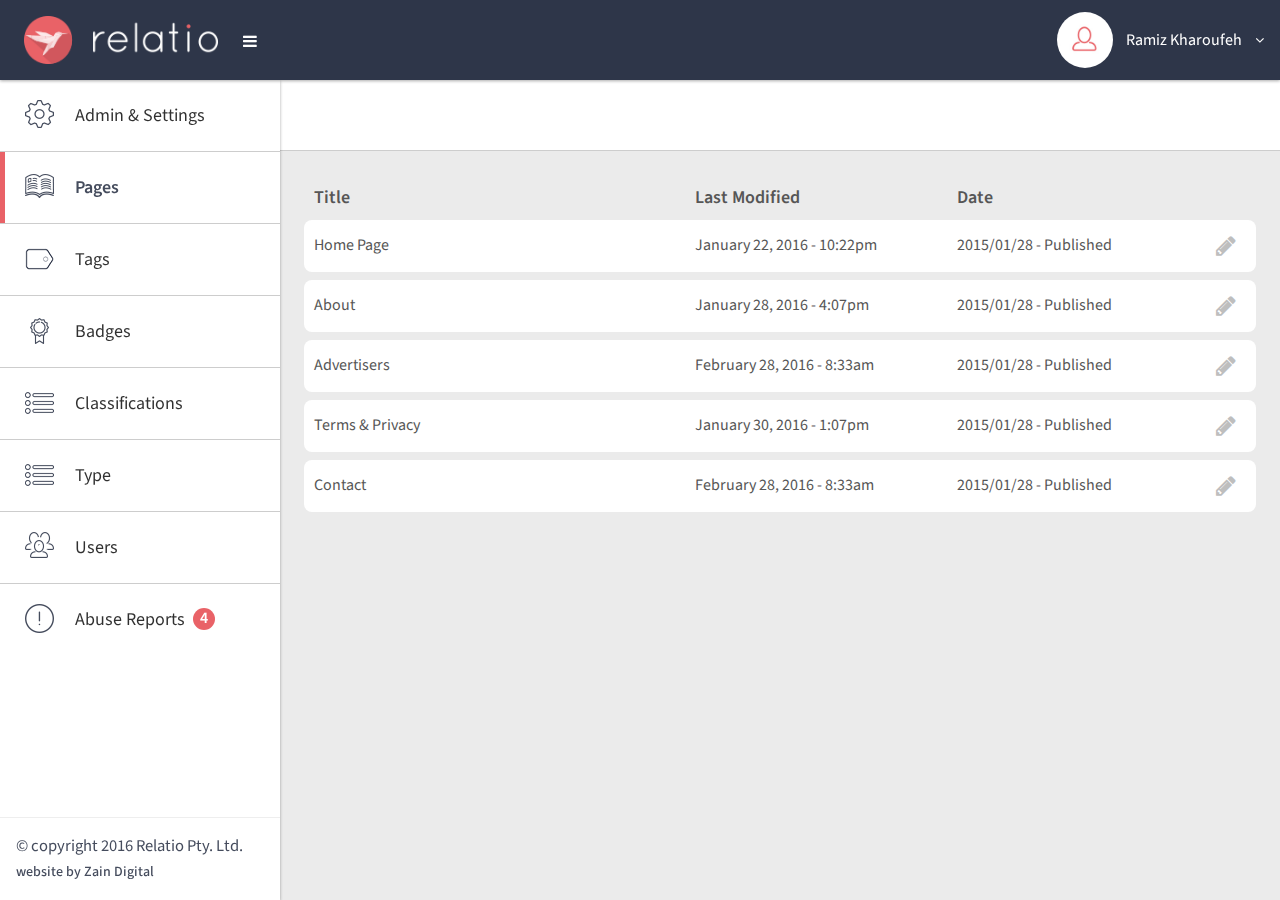
<file: html/html/pages.html>
<!DOCTYPE html>
<html lang="en">
<head>
<title>Relatio Admin</title>
<link rel="icon" href="images/favicon.ico">
<!-- BEGIN META -->
<meta charset="utf-8">
<meta http-equiv="X-UA-Compatible" content="IE=edge">
<meta name="viewport" content="width=device-width, initial-scale=1.0">
<meta name="keywords" content="">
<meta name="description" content="">
<!-- END META -->

<!-- BEGIN STYLESHEETS font-family: 'Source Sans Pro', sans-serif; -->
<link href='https://fonts.googleapis.com/css?family=Source+Sans+Pro:200,300,400,600,700' rel='stylesheet' type='text/css'>
<link type="text/css" rel="stylesheet" href="css/bootstrap.css" />
<link type="text/css" rel="stylesheet" href="css/relatio-admin.css" />
<link type="text/css" rel="stylesheet" href="css/font-awesome.min.css" />
<!-- END STYLESHEETS -->

<!-- HTML5 shim and Respond.js IE8 support of HTML5 elements and media queries -->
<!--[if lt IE 9]>
	<script type="text/javascript" src="js/ie/html5shiv.js"></script>
	<script type="text/javascript" src="js/ie/respond.min.js"></script>
<![endif]-->
</head>

<body class="menubar-hoverable header-fixed menubar-pin">
<!-- BEGIN HEADER-->
<header id="header" >
  <div class="headerbar"> 
    <!-- Brand and toggle get grouped for better mobile display -->
    <div class="headerbar-left">
      <ul class="header-nav header-nav-options">
        <li class="header-nav-brand" >
          <div class="brand-holder"> <a href="index.html"><img alt="" src="images/logo.png"></a> </div>
        </li>
        <li> <a class="btn btn-icon-toggle menubar-toggle" data-toggle="menubar" href="javascript:void(0);"> <i class="fa fa-bars"></i> </a> </li>
      </ul>
    </div>
    
    <!-- Collect the nav links, forms, and other content for toggling -->
    <div class="headerbar-right">
      <ul class="header-nav header-nav-options invisible">
        <li>
          <button class="btn btn-icon-toggle" type="submit"><i class="fa fa-user"></i></button>
        </li>
      </ul>
      <ul class="header-nav header-nav-profile">
        <li class="dropdown"> <a href="javascript:void(0);" class="dropdown-toggle ink-reaction" data-toggle="dropdown"> <img src="images/user-icon.jpg" alt="" /> <span class="profile-info"> Ramiz Kharoufeh </span> </a>
          <ul class="dropdown-menu animation-dock">
            <li><a href="#"><i class="fa fa-fw fa-power-off text-danger"></i> Logout</a></li>
          </ul>
        </li>
      </ul>
    </div>
  </div>
</header>
<!-- END HEADER--> 

<!-- BEGIN BASE-->
<div id="base"> 
  
  <!-- BEGIN CONTENT-->
  <div id="content">
    <section class="full-bleed">
      <div class="section-body style-default-light top-button-bar">
        <div class="row">
          <div class="col-md-12">
            <div class="pull-left"></div>
            <div class="pull-right"></div>
          </div>
        </div>
      </div>
    </section>
    <section>
      <div class="section-body no-margin">
        <div class="row">
          <div class="col-md-12">
            <div class="table-responsive">
              <table class="table no-margin">
                <thead>
                  <tr>
                    <th style="width: 40%;">Title</th>
                    <th>Last Modified</th>
                    <th>Date</th>
                    <th>&nbsp;</th>
                  </tr>
                </thead>
                <tbody>
                  <tr>
                    <td>Home Page</td>
                    <td>January 22, 2016 - 10:22pm</td>
                    <td>2015/01/28 - Published</td>
                    <td class="text-right opts-icons"><a href="edit-page.html" data-original-title="Edit" data-placement="top" data-toggle="tooltip" class="btn btn-icon-toggle"><i class="fa fa-pencil"></i></a></td>
                  </tr>
                  <tr class="spacer"></tr>
                  <tr>
                    <td>About</td>
                    <td>January 28, 2016 - 4:07pm</td>
                    <td>2015/01/28 - Published</td>
                    <td class="text-right opts-icons"><a href="edit-page.html" data-original-title="Edit" data-placement="top" data-toggle="tooltip" class="btn btn-icon-toggle"><i class="fa fa-pencil"></i></a></td>
                  </tr>
                  <tr class="spacer"></tr>
                  <tr>
                    <td>Advertisers</td>
                    <td>February 28, 2016 - 8:33am</td>
                    <td>2015/01/28 - Published</td>
                    <td class="text-right opts-icons"><a href="edit-page.html" data-original-title="Edit" data-placement="top" data-toggle="tooltip" class="btn btn-icon-toggle"><i class="fa fa-pencil"></i></a></td>
                  </tr>
                  <tr class="spacer"></tr>
                  <tr>
                    <td>Terms &amp; Privacy</td>
                    <td>January 30, 2016 - 1:07pm</td>
                    <td>2015/01/28 - Published</td>
                    <td class="text-right opts-icons"><a href="edit-page.html" data-original-title="Edit" data-placement="top" data-toggle="tooltip" class="btn btn-icon-toggle"><i class="fa fa-pencil"></i></a></td>
                  </tr>
                  <tr class="spacer"></tr>
                  <tr>
                    <td>Contact</td>
                    <td>February 28, 2016 - 8:33am</td>
                    <td>2015/01/28 - Published</td>
                    <td class="text-right opts-icons"><a href="edit-page.html" data-original-title="Edit" data-placement="top" data-toggle="tooltip" class="btn btn-icon-toggle"><i class="fa fa-pencil"></i></a></td>
                  </tr>
                  <tr class="spacer"></tr>
                </tbody>
              </table>
            </div>
          </div>
        </div>
      </div>
    </section>
  </div>
  
  <!-- END CONTENT --> 
  
  <!-- BEGIN MENUBAR-->
  <div id="menubar" class=" ">
    <div class="menubar-fixed-panel">
      <div> <a class="btn btn-icon-toggle btn-default menubar-toggle" data-toggle="menubar" href="javascript:void(0);"> <i class="fa fa-bars"></i> </a> </div>
      <div class="expanded"> <a href="#"> <span class="text-lg text-bold text-primary ">RELATIO&nbsp;ADMIN</span> </a> </div>
    </div>
    <div class="menubar-scroll-panel"> 
      <!-- BEGIN MAIN MENU -->
      
      <ul id="main-menu" class="gui-controls">
        <li> <a href="index.html">
          <div class="gui-icon"><i class="micon icon-1"></i></div>
          <span class="title">Admin &amp; Settings</span> </a> </li>
        <li> <a href="pages.html" class="active">
          <div class="gui-icon"><i class="micon icon-2"></i></div>
          <span class="title">Pages</span> </a> </li>
        <li> <a href="tags.html">
          <div class="gui-icon"><i class="micon icon-3"></i></div>
          <span class="title">Tags</span> </a> </li>
        <li> <a href="badges.html">
          <div class="gui-icon"><i class="micon icon-4"></i></div>
          <span class="title">Badges</span> </a> </li>
        <li> <a href="classifications.html">
          <div class="gui-icon"><i class="micon icon-5"></i></div>
          <span class="title">Classifications</span> </a> </li>
        <li> <a href="type.html">
          <div class="gui-icon"><i class="micon icon-6"></i></div>
          <span class="title">Type</span> </a> </li>
        <li> <a href="users.html">
          <div class="gui-icon"><i class="micon icon-7"></i></div>
          <span class="title">Users</span> </a> </li>
        <li> <a href="abuse-reports.html">
          <div class="gui-icon"><i class="micon icon-8"></i></div>
          <span class="title">Abuse Reports <span class="badge style-danger">4</span></span> </a> </li>
      </ul>
      
      <!-- END MAIN MENU -->
      
      <div class="menubar-foot-panel"> <small class="hidden-folded"> <span>&copy; copyright 2016 Relatio Pty. Ltd.</span> <strong style="font-size:14px;">website by Zain Digital</strong> </small> </div>
    </div>
  </div>
  <!-- END MENUBAR --> 
  
</div>
<!-- END BASE --> 

<!-- BEGIN JAVASCRIPT --> 
<script src="js/jquery-1.11.2.min.js"></script> 
<script src="js/jquery-migrate-1.2.1.min.js"></script> 
<script src="js/bootstrap.min.js"></script> 
<script src="js/jquery.nanoscroller.min.js"></script> 
<script src="js/main.js"></script> 
<!-- END JAVASCRIPT -->
</body>
</html>
</file>
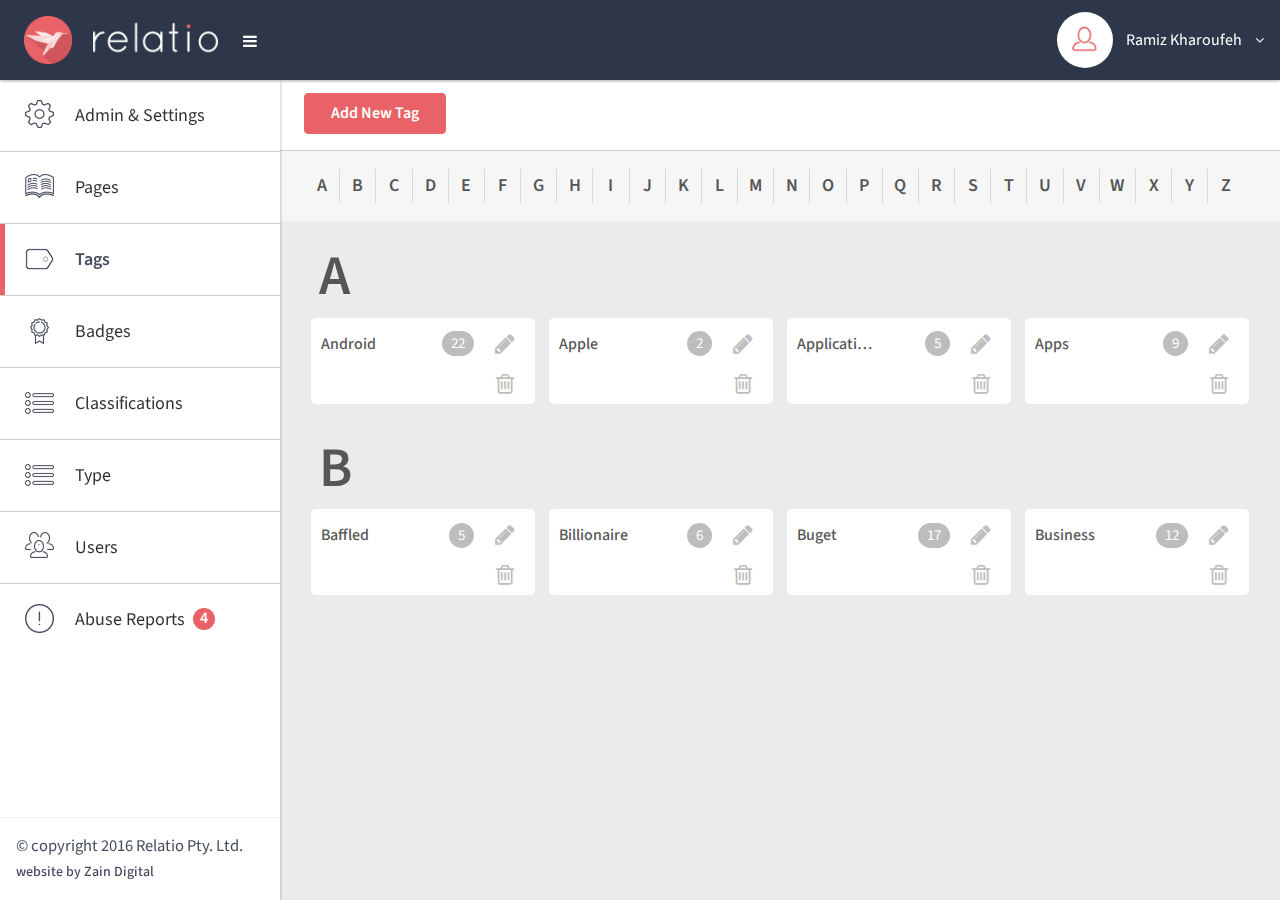
<file: html/html/tags.html>
<!DOCTYPE html>
<html lang="en">
<head>
<title>Relatio Admin</title>
<link rel="icon" href="images/favicon.ico">
<!-- BEGIN META -->
<meta charset="utf-8">
<meta http-equiv="X-UA-Compatible" content="IE=edge">
<meta name="viewport" content="width=device-width, initial-scale=1.0">
<meta name="keywords" content="">
<meta name="description" content="">
<!-- END META -->

<!-- BEGIN STYLESHEETS font-family: 'Source Sans Pro', sans-serif; -->
<link href='https://fonts.googleapis.com/css?family=Source+Sans+Pro:200,300,400,600,700' rel='stylesheet' type='text/css'>
<link type="text/css" rel="stylesheet" href="css/bootstrap.css" />
<link type="text/css" rel="stylesheet" href="css/relatio-admin.css" />
<link type="text/css" rel="stylesheet" href="css/font-awesome.min.css" />
<!-- END STYLESHEETS -->

<!-- HTML5 shim and Respond.js IE8 support of HTML5 elements and media queries -->
<!--[if lt IE 9]>
	<script type="text/javascript" src="js/ie/html5shiv.js"></script>
	<script type="text/javascript" src="js/ie/respond.min.js"></script>
<![endif]-->
</head>

<body class="menubar-hoverable header-fixed menubar-pin">
<!-- BEGIN HEADER-->
<header id="header" >
  <div class="headerbar"> 
    <!-- Brand and toggle get grouped for better mobile display -->
    <div class="headerbar-left">
      <ul class="header-nav header-nav-options">
        <li class="header-nav-brand" >
          <div class="brand-holder"> <a href="index.html"><img alt="" src="images/logo.png"></a> </div>
        </li>
        <li> <a class="btn btn-icon-toggle menubar-toggle" data-toggle="menubar" href="javascript:void(0);"> <i class="fa fa-bars"></i> </a> </li>
      </ul>
    </div>
    
    <!-- Collect the nav links, forms, and other content for toggling -->
    <div class="headerbar-right">
      <ul class="header-nav header-nav-options invisible">
        <li>
          <button class="btn btn-icon-toggle" type="submit"><i class="fa fa-user"></i></button>
        </li>
      </ul>
      <ul class="header-nav header-nav-profile">
        <li class="dropdown"> <a href="javascript:void(0);" class="dropdown-toggle ink-reaction" data-toggle="dropdown"> <img src="images/user-icon.jpg" alt="" /> <span class="profile-info"> Ramiz Kharoufeh </span> </a>
          <ul class="dropdown-menu animation-dock">
            <li><a href="#"><i class="fa fa-fw fa-power-off text-danger"></i> Logout</a></li>
          </ul>
        </li>
      </ul>
    </div>
  </div>
</header>
<!-- END HEADER--> 

<!-- BEGIN BASE-->
<div id="base"> 
  
  <!-- BEGIN CONTENT-->
  <div id="content">
    <section class="full-bleed">
      <div class="section-body style-default-light top-button-bar">
        <div class="row">
          <div class="col-md-12">
            <div class="pull-left"> <a class="btn ink-reaction btn-danger text-capitalize" href="#" data-target=".add-tag-popup" data-toggle="modal">Add New Tag</a> </div>
            <div class="pull-right"> </div>
          </div>
        </div>
      </div>
    </section>
    <section class="full-bleed">
      <div class="section-body style-default-light top-alpha-bar">
        <div class="row">
          <div class="col-md-12">
            <div class="alphabet-tag">
              <ul class="clearfix">
                <li><a href="#">A</a></li>
                <li><a href="#">B</a></li>
                <li><a href="#">C</a></li>
                <li><a href="#">D</a></li>
                <li><a href="#">E</a></li>
                <li><a href="#">F</a></li>
                <li><a href="#">G</a></li>
                <li><a href="#">H</a></li>
                <li><a href="#">I</a></li>
                <li><a href="#">J</a></li>
                <li><a href="#">K</a></li>
                <li><a href="#">L</a></li>
                <li><a href="#">M</a></li>
                <li><a href="#">N</a></li>
                <li><a href="#">O</a></li>
                <li><a href="#">P</a></li>
                <li><a href="#">Q</a></li>
                <li><a href="#">R</a></li>
                <li><a href="#">S</a></li>
                <li><a href="#">T</a></li>
                <li><a href="#">U</a></li>
                <li><a href="#">V</a></li>
                <li><a href="#">W</a></li>
                <li><a href="#">X</a></li>
                <li><a href="#">Y</a></li>
                <li><a href="#">Z</a></li>
              </ul>
            </div>
          </div>
        </div>
      </div>
    </section>
    <section>
      <div class="section-body no-margin">
        <div class="row">
          <div class="col-md-12">
            <div class="alphabet-tag-box clearfix">
              <h5>A</h5>
              <div class="col-md-3">
                <div class="tag-box clearfix">
                  <h6 class="tag-name">Android</h6>
                  <div class="tag-option">
                    <ul>
                      <li><a href="#" class="badge" data-toggle="tooltip" data-placement="top" data-original-title="Amount of gambits using this tag">22</a></li>
                      <li><a class="btn btn-icon-toggle tooltip-enable" data-target=".edit-tag-popup" data-toggle="modal" data-placement="top" href="javascript:void()" data-original-title="Edit"><i class="fa fa-pencil"></i></a></li>
                      <li><a href="#" class="btn btn-icon-toggle" data-toggle="tooltip" data-placement="top" data-original-title="Delete"><i class="fa fa-trash-o"></i></a></li>
                    </ul>
                  </div>
                </div>
              </div>
              <div class="col-md-3">
                <div class="tag-box clearfix">
                  <h6 class="tag-name">Apple</h6>
                  <div class="tag-option">
                    <ul>
                      <li><a href="#" class="badge" data-toggle="tooltip" data-placement="top" data-original-title="Amount of gambits using this tag">2</a></li>
                      <li><a class="btn btn-icon-toggle tooltip-enable" data-target=".edit-tag-popup" data-toggle="modal" data-placement="top" href="javascript:void()" data-original-title="Edit"><i class="fa fa-pencil"></i></a></li>
                      <li><a href="#" class="btn btn-icon-toggle" data-toggle="tooltip" data-placement="top" data-original-title="Delete"><i class="fa fa-trash-o"></i></a></li>
                    </ul>
                  </div>
                </div>
              </div>
              <div class="col-md-3">
                <div class="tag-box clearfix">
                  <h6 class="tag-name">Applications</h6>
                  <div class="tag-option">
                    <ul>
                      <li><a href="#" class="badge" data-toggle="tooltip" data-placement="top" data-original-title="Amount of gambits using this tag">5</a></li>
                      <li><a class="btn btn-icon-toggle tooltip-enable" data-target=".edit-tag-popup" data-toggle="modal" data-placement="top" href="javascript:void()" data-original-title="Edit"><i class="fa fa-pencil"></i></a></li>
                      <li><a href="#" class="btn btn-icon-toggle" data-toggle="tooltip" data-placement="top" data-original-title="Delete"><i class="fa fa-trash-o"></i></a></li>
                    </ul>
                  </div>
                </div>
              </div>
              <div class="col-md-3">
                <div class="tag-box clearfix">
                  <h6 class="tag-name">Apps</h6>
                  <div class="tag-option">
                    <ul>
                      <li><a href="#" class="badge" data-toggle="tooltip" data-placement="top" data-original-title="Amount of gambits using this tag">9</a></li>
                      <li><a class="btn btn-icon-toggle tooltip-enable" data-target=".edit-tag-popup" data-toggle="modal" data-placement="top" href="javascript:void()" data-original-title="Edit"><i class="fa fa-pencil"></i></a></li>
                      <li><a href="#" class="btn btn-icon-toggle" data-toggle="tooltip" data-placement="top" data-original-title="Delete"><i class="fa fa-trash-o"></i></a></li>
                    </ul>
                  </div>
                </div>
              </div>
            </div>
            <div class="alphabet-tag-box clearfix">
              <h5>B</h5>
              <div class="col-md-3">
                <div class="tag-box clearfix">
                  <h6 class="tag-name">Baffled</h6>
                  <div class="tag-option">
                    <ul>
                      <li><a href="#" class="badge" data-toggle="tooltip" data-placement="top" data-original-title="Amount of gambits using this tag">5</a></li>
                      <li><a class="btn btn-icon-toggle tooltip-enable" data-target=".edit-tag-popup" data-toggle="modal" data-placement="top" href="javascript:void()" data-original-title="Edit"><i class="fa fa-pencil"></i></a></li>
                      <li><a href="#" class="btn btn-icon-toggle" data-toggle="tooltip" data-placement="top" data-original-title="Delete"><i class="fa fa-trash-o"></i></a></li>
                    </ul>
                  </div>
                </div>
              </div>
              <div class="col-md-3">
                <div class="tag-box clearfix">
                  <h6 class="tag-name">Billionaire</h6>
                  <div class="tag-option">
                    <ul>
                      <li><a href="#" class="badge" data-toggle="tooltip" data-placement="top" data-original-title="Amount of gambits using this tag">6</a></li>
                      <li><a class="btn btn-icon-toggle tooltip-enable" data-target=".edit-tag-popup" data-toggle="modal" data-placement="top" href="javascript:void()" data-original-title="Edit"><i class="fa fa-pencil"></i></a></li>
                      <li><a href="#" class="btn btn-icon-toggle" data-toggle="tooltip" data-placement="top" data-original-title="Delete"><i class="fa fa-trash-o"></i></a></li>
                    </ul>
                  </div>
                </div>
              </div>
              <div class="col-md-3">
                <div class="tag-box clearfix">
                  <h6 class="tag-name">Buget</h6>
                  <div class="tag-option">
                    <ul>
                      <li><a href="#" class="badge" data-toggle="tooltip" data-placement="top" data-original-title="Amount of gambits using this tag">17</a></li>
                      <li><a class="btn btn-icon-toggle tooltip-enable" data-target=".edit-tag-popup" data-toggle="modal" data-placement="top" href="javascript:void()" data-original-title="Edit"><i class="fa fa-pencil"></i></a></li>
                      <li><a href="#" class="btn btn-icon-toggle" data-toggle="tooltip" data-placement="top" data-original-title="Delete"><i class="fa fa-trash-o"></i></a></li>
                    </ul>
                  </div>
                </div>
              </div>
              <div class="col-md-3">
                <div class="tag-box clearfix">
                  <h6 class="tag-name">Business</h6>
                  <div class="tag-option">
                    <ul>
                      <li><a href="#" class="badge" data-toggle="tooltip" data-placement="top" data-original-title="Amount of gambits using this tag">12</a></li>
                      <li><a class="btn btn-icon-toggle tooltip-enable" data-target=".edit-tag-popup" data-toggle="modal" data-placement="top" href="javascript:void()" data-original-title="Edit"><i class="fa fa-pencil"></i></a></li>
                      <li><a href="#" class="btn btn-icon-toggle" data-toggle="tooltip" data-placement="top" data-original-title="Delete"><i class="fa fa-trash-o"></i></a></li>
                    </ul>
                  </div>
                </div>
              </div>
            </div>
          </div>
        </div>
      </div>
    </section>
  </div>
  
  <!-- END CONTENT --> 
  
  <!-- BEGIN MENUBAR-->
  <div id="menubar" class=" ">
    <div class="menubar-fixed-panel">
      <div> <a class="btn btn-icon-toggle btn-default menubar-toggle" data-toggle="menubar" href="javascript:void(0);"> <i class="fa fa-bars"></i> </a> </div>
      <div class="expanded"> <a href="#"> <span class="text-lg text-bold text-primary ">RELATIO&nbsp;ADMIN</span> </a> </div>
    </div>
    <div class="menubar-scroll-panel"> 
      <!-- BEGIN MAIN MENU -->
      
      <ul id="main-menu" class="gui-controls">
        <li> <a href="index.html">
          <div class="gui-icon"><i class="micon icon-1"></i></div>
          <span class="title">Admin &amp; Settings</span> </a> </li>
        <li> <a href="pages.html">
          <div class="gui-icon"><i class="micon icon-2"></i></div>
          <span class="title">Pages</span> </a> </li>
        <li> <a href="tags.html" class="active">
          <div class="gui-icon"><i class="micon icon-3"></i></div>
          <span class="title">Tags</span> </a> </li>
        <li> <a href="badges.html">
          <div class="gui-icon"><i class="micon icon-4"></i></div>
          <span class="title">Badges</span> </a> </li>
        <li> <a href="classifications.html">
          <div class="gui-icon"><i class="micon icon-5"></i></div>
          <span class="title">Classifications</span> </a> </li>
        <li> <a href="type.html">
          <div class="gui-icon"><i class="micon icon-6"></i></div>
          <span class="title">Type</span> </a> </li>
        <li> <a href="users.html">
          <div class="gui-icon"><i class="micon icon-7"></i></div>
          <span class="title">Users</span> </a> </li>
        <li> <a href="abuse-reports.html">
          <div class="gui-icon"><i class="micon icon-8"></i></div>
          <span class="title">Abuse Reports <span class="badge style-danger">4</span></span> </a> </li>
      </ul>
      
      <!-- END MAIN MENU -->
      
      <div class="menubar-foot-panel"> <small class="hidden-folded"> <span>&copy; copyright 2016 Relatio Pty. Ltd.</span> <strong style="font-size:14px;">website by Zain Digital</strong> </small> </div>
    </div>
  </div>
  <!-- END MENUBAR --> 
  
</div>
<!-- END BASE --> 

<!-- BEGIN EDIT TAG POP UP-->
<div class="modal fade edit-tag-popup" tabindex="-1" role="dialog">
  <div class="modal-dialog" role="document">
    <div class="modal-content">
      <div class="modal-header">
        <h4 class="modal-title">Edit Tag</h4>
        <p class="modal-short-description">All existing gambits linked to this tag will be updated to new tag name.</p>
      </div>
      <div class="modal-body">
        <div class="popup-form">
          <form method="post" action="" class="form-horizontal">
            <div class="form-group">
              <div class="col-md-12">
                <input type="text" class="form-control" value="Apple" name="name">
              </div>
            </div>
          </form>
        </div>
      </div>
      <div class="modal-footer">
        <button type="button" class="btn btn-default" data-dismiss="modal">Cancel</button>
        <button type="button" class="btn btn-danger">Update</button>
      </div>
    </div>
  </div>
</div>
<!-- END EDIT TAG POP UP --> 

<!-- BEGIN ADD TAG POP UP-->
<div class="modal fade add-tag-popup" tabindex="-1" role="dialog">
  <div class="modal-dialog" role="document">
    <div class="modal-content">
      <div class="modal-header">
        <h4 class="modal-title">Add New Tag</h4>
        <p class="modal-short-description">Add name of tag below.</p>
      </div>
      <div class="modal-body">
        <div class="popup-form">
          <form method="post" action="" class="form-horizontal">
            <div class="form-group">
              <div class="col-md-12">
                <input type="text" class="form-control" placeholder="Enter Tag" name="name">
              </div>
            </div>
          </form>
        </div>
      </div>
      <div class="modal-footer">
        <button type="button" class="btn btn-default" data-dismiss="modal">Cancel</button>
        <button type="button" class="btn btn-danger">Add</button>
      </div>
    </div>
  </div>
</div>
<!-- END ADD TAG POP UP --> 

<!-- BEGIN JAVASCRIPT --> 
<script src="js/jquery-1.11.2.min.js"></script> 
<script src="js/jquery-migrate-1.2.1.min.js"></script> 
<script src="js/bootstrap.min.js"></script> 
<script src="js/jquery.nanoscroller.min.js"></script> 
<script src="js/main.js"></script> 
<!-- END JAVASCRIPT -->
</body>
</html>
</file>
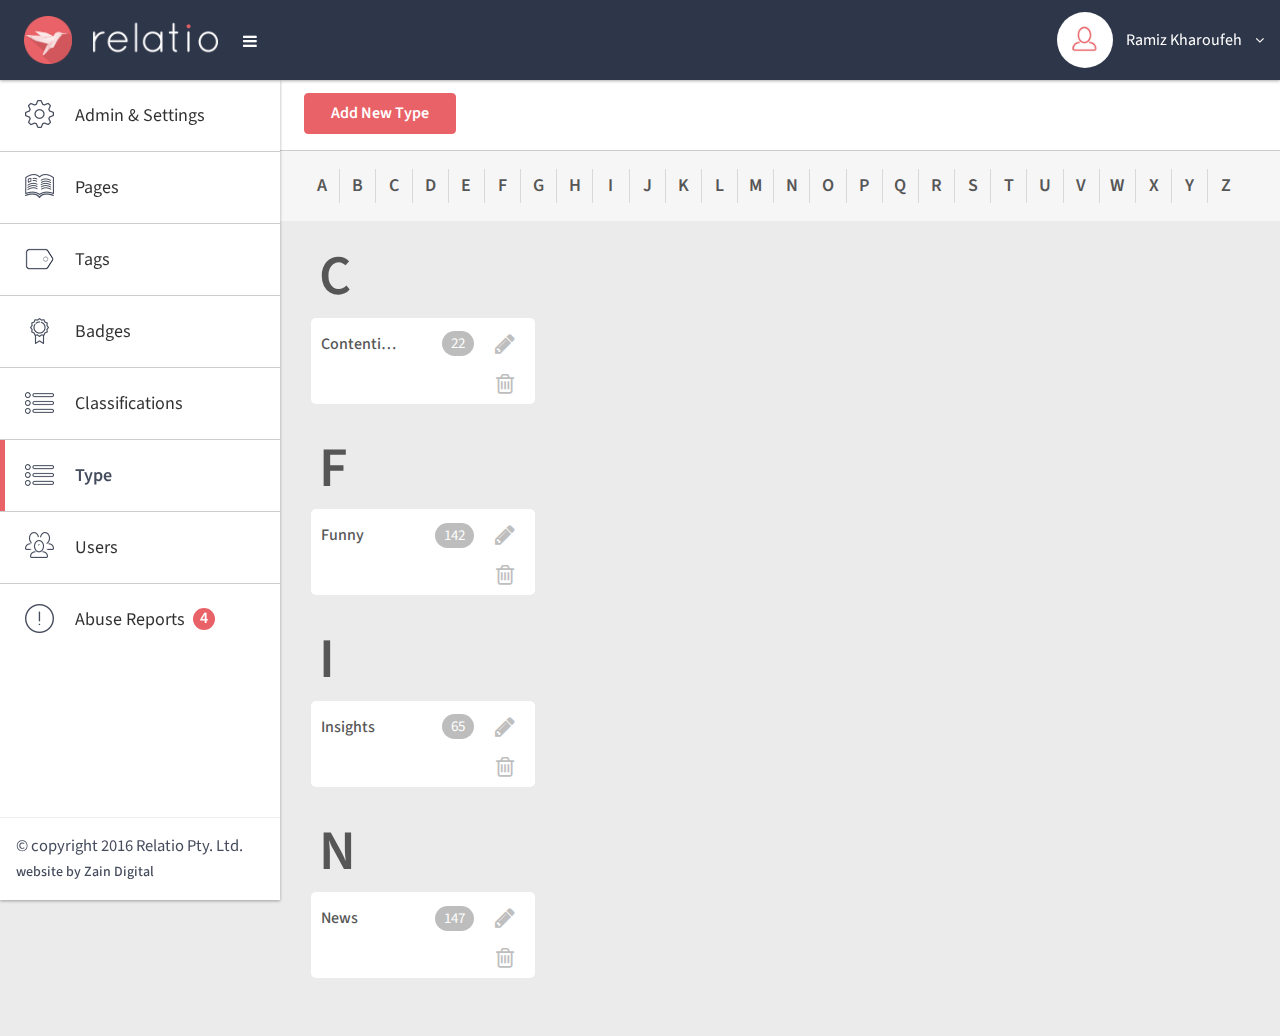
<file: html/html/type.html>
<!DOCTYPE html>
<html lang="en">
<head>
<title>Relatio Admin</title>
<link rel="icon" href="images/favicon.ico">
<!-- BEGIN META -->
<meta charset="utf-8">
<meta http-equiv="X-UA-Compatible" content="IE=edge">
<meta name="viewport" content="width=device-width, initial-scale=1.0">
<meta name="keywords" content="">
<meta name="description" content="">
<!-- END META -->

<!-- BEGIN STYLESHEETS font-family: 'Source Sans Pro', sans-serif; -->
<link href='https://fonts.googleapis.com/css?family=Source+Sans+Pro:200,300,400,600,700' rel='stylesheet' type='text/css'>
<link type="text/css" rel="stylesheet" href="css/bootstrap.css" />
<link type="text/css" rel="stylesheet" href="css/relatio-admin.css" />
<link type="text/css" rel="stylesheet" href="css/font-awesome.min.css" />
<!-- END STYLESHEETS -->

<!-- HTML5 shim and Respond.js IE8 support of HTML5 elements and media queries -->
<!--[if lt IE 9]>
	<script type="text/javascript" src="js/ie/html5shiv.js"></script>
	<script type="text/javascript" src="js/ie/respond.min.js"></script>
<![endif]-->
</head>

<body class="menubar-hoverable header-fixed menubar-pin">
<!-- BEGIN HEADER-->
<header id="header" >
  <div class="headerbar"> 
    <!-- Brand and toggle get grouped for better mobile display -->
    <div class="headerbar-left">
      <ul class="header-nav header-nav-options">
        <li class="header-nav-brand" >
          <div class="brand-holder"> <a href="index.html"><img alt="" src="images/logo.png"></a> </div>
        </li>
        <li> <a class="btn btn-icon-toggle menubar-toggle" data-toggle="menubar" href="javascript:void(0);"> <i class="fa fa-bars"></i> </a> </li>
      </ul>
    </div>
    
    <!-- Collect the nav links, forms, and other content for toggling -->
    <div class="headerbar-right">
      <ul class="header-nav header-nav-options invisible">
        <li>
          <button class="btn btn-icon-toggle" type="submit"><i class="fa fa-user"></i></button>
        </li>
      </ul>
      <ul class="header-nav header-nav-profile">
        <li class="dropdown"> <a href="javascript:void(0);" class="dropdown-toggle ink-reaction" data-toggle="dropdown"> <img src="images/user-icon.jpg" alt="" /> <span class="profile-info"> Ramiz Kharoufeh </span> </a>
          <ul class="dropdown-menu animation-dock">
            <li><a href="#"><i class="fa fa-fw fa-power-off text-danger"></i> Logout</a></li>
          </ul>
        </li>
      </ul>
    </div>
  </div>
</header>
<!-- END HEADER--> 

<!-- BEGIN BASE-->
<div id="base"> 
  
  <!-- BEGIN CONTENT-->
  <div id="content">
    <section class="full-bleed">
      <div class="section-body style-default-light top-button-bar">
        <div class="row">
          <div class="col-md-12">
            <div class="pull-left"> <a class="btn ink-reaction btn-danger text-capitalize" href="#" data-target=".add-type-popup" data-toggle="modal">Add New Type</a> </div>
            <div class="pull-right"> </div>
          </div>
        </div>
      </div>
    </section>
    <section class="full-bleed">
      <div class="section-body style-default-light top-alpha-bar">
        <div class="row">
          <div class="col-md-12">
            <div class="alphabet-tag">
              <ul class="clearfix">
                <li><a href="#">A</a></li>
                <li><a href="#">B</a></li>
                <li><a href="#">C</a></li>
                <li><a href="#">D</a></li>
                <li><a href="#">E</a></li>
                <li><a href="#">F</a></li>
                <li><a href="#">G</a></li>
                <li><a href="#">H</a></li>
                <li><a href="#">I</a></li>
                <li><a href="#">J</a></li>
                <li><a href="#">K</a></li>
                <li><a href="#">L</a></li>
                <li><a href="#">M</a></li>
                <li><a href="#">N</a></li>
                <li><a href="#">O</a></li>
                <li><a href="#">P</a></li>
                <li><a href="#">Q</a></li>
                <li><a href="#">R</a></li>
                <li><a href="#">S</a></li>
                <li><a href="#">T</a></li>
                <li><a href="#">U</a></li>
                <li><a href="#">V</a></li>
                <li><a href="#">W</a></li>
                <li><a href="#">X</a></li>
                <li><a href="#">Y</a></li>
                <li><a href="#">Z</a></li>
              </ul>
            </div>
          </div>
        </div>
      </div>
    </section>
    <section>
      <div class="section-body no-margin">
        <div class="row">
          <div class="col-md-12">
            <div class="alphabet-tag-box clearfix">
              <h5>C</h5>
              <div class="col-md-3">
                <div class="tag-box clearfix">
                  <h6 class="tag-name">Contentious</h6>
                  <div class="tag-option">
                    <ul>
                      <li><a href="#" class="badge" data-toggle="tooltip" data-placement="top" data-original-title="Amount of gambits using this type">22</a></li>
                      <li><a class="btn btn-icon-toggle tooltip-enable" data-target=".edit-type-popup" data-toggle="modal" data-placement="top" href="javascript:void()" data-original-title="Edit"><i class="fa fa-pencil"></i></a></li>
                      <li><a href="#" class="btn btn-icon-toggle" data-toggle="tooltip" data-placement="top" data-original-title="Delete"><i class="fa fa-trash-o"></i></a></li>
                    </ul>
                  </div>
                </div>
              </div>
            </div>
            <div class="alphabet-tag-box clearfix">
              <h5>F</h5>
              <div class="col-md-3">
                <div class="tag-box clearfix">
                  <h6 class="tag-name">Funny</h6>
                  <div class="tag-option">
                    <ul>
                      <li><a href="#" class="badge" data-toggle="tooltip" data-placement="top" data-original-title="Amount of gambits using this type">142</a></li>
                      <li><a class="btn btn-icon-toggle tooltip-enable" data-target=".edit-type-popup" data-toggle="modal" data-placement="top" href="javascript:void()" data-original-title="Edit"><i class="fa fa-pencil"></i></a></li>
                      <li><a href="#" class="btn btn-icon-toggle" data-toggle="tooltip" data-placement="top" data-original-title="Delete"><i class="fa fa-trash-o"></i></a></li>
                    </ul>
                  </div>
                </div>
              </div>
            </div>
            <div class="alphabet-tag-box clearfix">
              <h5>I</h5>
              <div class="col-md-3">
                <div class="tag-box clearfix">
                  <h6 class="tag-name">Insights</h6>
                  <div class="tag-option">
                    <ul>
                      <li><a href="#" class="badge" data-toggle="tooltip" data-placement="top" data-original-title="Amount of gambits using this type">65</a></li>
                      <li><a class="btn btn-icon-toggle tooltip-enable" data-target=".edit-type-popup" data-toggle="modal" data-placement="top" href="javascript:void()" data-original-title="Edit"><i class="fa fa-pencil"></i></a></li>
                      <li><a href="#" class="btn btn-icon-toggle" data-toggle="tooltip" data-placement="top" data-original-title="Delete"><i class="fa fa-trash-o"></i></a></li>
                    </ul>
                  </div>
                </div>
              </div>
            </div>
            <div class="alphabet-tag-box clearfix">
              <h5>N</h5>
              <div class="col-md-3">
                <div class="tag-box clearfix">
                  <h6 class="tag-name">News</h6>
                  <div class="tag-option">
                    <ul>
                      <li><a href="#" class="badge" data-toggle="tooltip" data-placement="top" data-original-title="Amount of gambits using this type">147</a></li>
                      <li><a class="btn btn-icon-toggle tooltip-enable" data-target=".edit-type-popup" data-toggle="modal" data-placement="top" href="javascript:void()" data-original-title="Edit"><i class="fa fa-pencil"></i></a></li>
                      <li><a href="#" class="btn btn-icon-toggle" data-toggle="tooltip" data-placement="top" data-original-title="Delete"><i class="fa fa-trash-o"></i></a></li>
                    </ul>
                  </div>
                </div>
              </div>
            </div>
          </div>
        </div>
      </div>
    </section>
  </div>
  
  <!-- END CONTENT --> 
  
  <!-- BEGIN MENUBAR-->
  <div id="menubar" class=" ">
    <div class="menubar-fixed-panel">
      <div> <a class="btn btn-icon-toggle btn-default menubar-toggle" data-toggle="menubar" href="javascript:void(0);"> <i class="fa fa-bars"></i> </a> </div>
      <div class="expanded"> <a href="#"> <span class="text-lg text-bold text-primary ">RELATIO&nbsp;ADMIN</span> </a> </div>
    </div>
    <div class="menubar-scroll-panel"> 
      <!-- BEGIN MAIN MENU -->
      
      <ul id="main-menu" class="gui-controls">
        <li> <a href="index.html">
          <div class="gui-icon"><i class="micon icon-1"></i></div>
          <span class="title">Admin &amp; Settings</span> </a> </li>
        <li> <a href="pages.html">
          <div class="gui-icon"><i class="micon icon-2"></i></div>
          <span class="title">Pages</span> </a> </li>
        <li> <a href="tags.html">
          <div class="gui-icon"><i class="micon icon-3"></i></div>
          <span class="title">Tags</span> </a> </li>
        <li> <a href="badges.html">
          <div class="gui-icon"><i class="micon icon-4"></i></div>
          <span class="title">Badges</span> </a> </li>
        <li> <a href="classifications.html">
          <div class="gui-icon"><i class="micon icon-5"></i></div>
          <span class="title">Classifications</span> </a> </li>
        <li> <a href="type.html" class="active">
          <div class="gui-icon"><i class="micon icon-6"></i></div>
          <span class="title">Type</span> </a> </li>
        <li> <a href="users.html">
          <div class="gui-icon"><i class="micon icon-7"></i></div>
          <span class="title">Users</span> </a> </li>
        <li> <a href="abuse-reports.html">
          <div class="gui-icon"><i class="micon icon-8"></i></div>
          <span class="title">Abuse Reports <span class="badge style-danger">4</span></span> </a> </li>
      </ul>
      
      <!-- END MAIN MENU -->
      
      <div class="menubar-foot-panel"> <small class="hidden-folded"> <span>&copy; copyright 2016 Relatio Pty. Ltd.</span> <strong style="font-size:14px;">website by Zain Digital</strong> </small> </div>
    </div>
  </div>
  <!-- END MENUBAR --> 
  
</div>
<!-- END BASE --> 

<!-- BEGIN ADD TAG POP UP-->
<div class="modal fade add-type-popup" tabindex="-1" role="dialog">
  <div class="modal-dialog" role="document">
    <div class="modal-content">
      <div class="modal-header">
        <h4 class="modal-title">Add New Type</h4>
        <p class="modal-short-description">Adding a new type will allow users to assign their gambits to this type. Add new type below in field.</p>
      </div>
      <div class="modal-body">
        <div class="popup-form">
          <form method="post" action="" class="form-horizontal">
            <div class="form-group">
              <div class="col-md-12">
                <input type="text" class="form-control" placeholder="Enter Type" name="name">
              </div>
            </div>
          </form>
        </div>
      </div>
      <div class="modal-footer">
        <button type="button" class="btn btn-default" data-dismiss="modal">Cancel</button>
        <button type="button" class="btn btn-danger">Add</button>
      </div>
    </div>
  </div>
</div>
<!-- END ADD TAG POP UP --> 

<!-- BEGIN EDIT TAG POP UP-->
<div class="modal fade edit-type-popup" tabindex="-1" role="dialog">
  <div class="modal-dialog" role="document">
    <div class="modal-content">
      <div class="modal-header">
        <h4 class="modal-title">Edit Type</h4>
        <p class="modal-short-description">All existing gambits linked to this type will be updated to new type name.</p>
      </div>
      <div class="modal-body">
        <div class="popup-form">
          <form method="post" action="" class="form-horizontal">
            <div class="form-group">
              <div class="col-md-12">
                <input type="text" class="form-control" value="Funny" name="name">
              </div>
            </div>
          </form>
        </div>
      </div>
      <div class="modal-footer">
        <button type="button" class="btn btn-default" data-dismiss="modal">Cancel</button>
        <button type="button" class="btn btn-danger">Update</button>
      </div>
    </div>
  </div>
</div>
<!-- END EDIT TAG POP UP --> 

<!-- BEGIN JAVASCRIPT --> 
<script src="js/jquery-1.11.2.min.js"></script> 
<script src="js/jquery-migrate-1.2.1.min.js"></script> 
<script src="js/bootstrap.min.js"></script> 
<script src="js/jquery.nanoscroller.min.js"></script> 
<script src="js/main.js"></script> 
<!-- END JAVASCRIPT -->
</body>
</html>
</file>
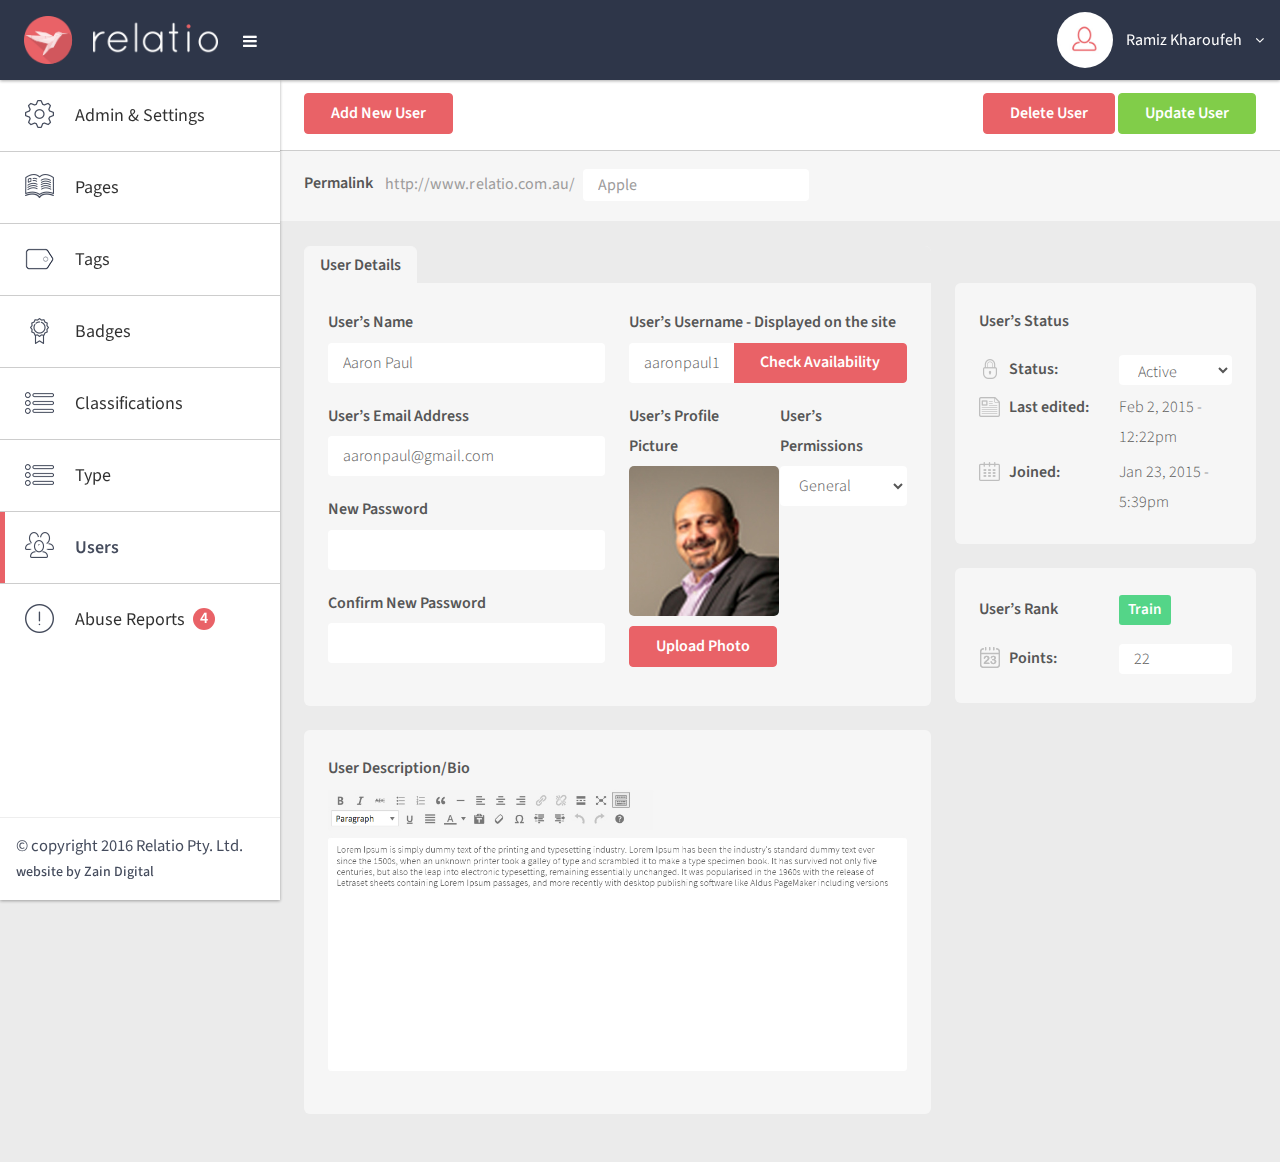
<file: html/html/user-profile.html>
<!DOCTYPE html>
<html lang="en">
<head>
<title>Relatio Admin</title>
<link rel="icon" href="images/favicon.ico">
<!-- BEGIN META -->
<meta charset="utf-8">
<meta http-equiv="X-UA-Compatible" content="IE=edge">
<meta name="viewport" content="width=device-width, initial-scale=1.0">
<meta name="keywords" content="">
<meta name="description" content="">
<!-- END META -->

<!-- BEGIN STYLESHEETS font-family: 'Source Sans Pro', sans-serif; -->
<link href='https://fonts.googleapis.com/css?family=Source+Sans+Pro:200,300,400,600,700' rel='stylesheet' type='text/css'>
<link type="text/css" rel="stylesheet" href="css/bootstrap.css" />
<link type="text/css" rel="stylesheet" href="css/relatio-admin.css" />
<link type="text/css" rel="stylesheet" href="css/font-awesome.min.css" />
<!-- END STYLESHEETS -->

<!-- HTML5 shim and Respond.js IE8 support of HTML5 elements and media queries -->
<!--[if lt IE 9]>
	<script type="text/javascript" src="js/ie/html5shiv.js"></script>
	<script type="text/javascript" src="js/ie/respond.min.js"></script>
<![endif]-->
</head>

<body class="menubar-hoverable header-fixed menubar-pin">
<!-- BEGIN HEADER-->
<header id="header" >
  <div class="headerbar"> 
    <!-- Brand and toggle get grouped for better mobile display -->
    <div class="headerbar-left">
      <ul class="header-nav header-nav-options">
        <li class="header-nav-brand" >
          <div class="brand-holder"> <a href="index.html"><img alt="" src="images/logo.png"></a> </div>
        </li>
        <li> <a class="btn btn-icon-toggle menubar-toggle" data-toggle="menubar" href="javascript:void(0);"> <i class="fa fa-bars"></i> </a> </li>
      </ul>
    </div>
    
    <!-- Collect the nav links, forms, and other content for toggling -->
    <div class="headerbar-right">
      <ul class="header-nav header-nav-options invisible">
        <li>
          <button class="btn btn-icon-toggle" type="submit"><i class="fa fa-user"></i></button>
        </li>
      </ul>
      <ul class="header-nav header-nav-profile">
        <li class="dropdown"> <a href="javascript:void(0);" class="dropdown-toggle ink-reaction" data-toggle="dropdown"> <img src="images/user-icon.jpg" alt="" /> <span class="profile-info"> Ramiz Kharoufeh </span> </a>
          <ul class="dropdown-menu animation-dock">
            <li><a href="#"><i class="fa fa-fw fa-power-off text-danger"></i> Logout</a></li>
          </ul>
        </li>
      </ul>
    </div>
  </div>
</header>
<!-- END HEADER--> 

<!-- BEGIN BASE-->
<div id="base"> 
  
  <!-- BEGIN CONTENT-->
  <div id="content">
    <section class="full-bleed">
      <div class="section-body style-default-light top-button-bar">
        <div class="row">
          <div class="col-md-12">
            <div class="pull-left"><a href="#" class="btn ink-reaction btn-danger text-capitalize">Add New User</a></div>
            <div class="pull-right"><a href="#" class="btn ink-reaction btn-danger text-capitalize">Delete User</a> <a href="#" class="btn ink-reaction btn-success text-capitalize">Update User</a></div>
          </div>
        </div>
      </div>
    </section>
    <section class="full-bleed">
      <div class="section-body style-default-light top-alpha-bar">
        <div class="row">
          <div class="col-md-12">
            <form class="form-horizontal">
              <div class="form-group">
                <div class="col-md-1">
                  <label>Permalink</label>
                </div>
                <div class="col-md-6 permalink-input">
                  <p>http://www.relatio.com.au/ </p>
                  <input type="text" name="name" value="Apple" class="form-control">
                </div>
              </div>
            </form>
          </div>
        </div>
      </div>
    </section>
    <section>
      <div class="section-body no-margin">
        <div class="row">
          <div class="col-md-8">
            <div class="card">
              <div class="card-head">
                <ul data-toggle="tabs" class="nav nav-tabs no-padding">
                  <li class="active"><a href="#first1">User Details</a></li>
                </ul>
              </div>
              <!--end .card-head -->
              <div class="card-body tab-content">
                <div id="first1" class="tab-pane active">
                  <div class="row">
                    <div class="col-md-6">
                      <div class="form-group">
                        <label>User’s Name</label>
                        <input type="text" class="form-control" value="Aaron Paul">
                      </div>
                      <div class="form-group">
                        <label>User’s Email Address</label>
                        <input type="email" class="form-control" value="aaronpaul@gmail.com">
                      </div>
                      <div class="form-group">
                        <label>New Password</label>
                        <input type="password" class="form-control" value="">
                      </div>
                      <div class="form-group">
                        <label>Confirm New Password</label>
                        <input type="password" class="form-control" value="">
                      </div>
                    </div>
                    <div class="col-md-6">
                      <div class="form-group">
                        <label>User’s Username - Displayed on the site</label>
                        <div class="input-group">
                          <input type="text" class="form-control" value="aaronpaul12432">
                          <span class="input-group-btn">
                          <button class="btn btn-danger" type="button">Check Availability</button>
                          </span> </div>
                      </div>
                      <div class="row">
                        <div class="col-md-6">
                          <label>User’s Profile Picture</label>
                          <div class="upload-photo"> <span class="camera-icon"></span> <img class="user-pic" src="images/user-pic.jpg" width="150" height="150"> </div>
                          <div class="upload-btn clearfix"> <a href="javascript:void(0)" class="btn ink-reaction btn-danger pull-left upl-btn">Upload Photo
                            <input type="file" hidden="hidden">
                            </a> </div>
                        </div>
                        <div class="col-md-6">
                          <div class="form-group">
                            <label>User’s Permissions</label>
                            <select class="form-control">
                              <option>General</option>
                            </select>
                          </div>
                        </div>
                      </div>
                    </div>
                  </div>
                </div>
              </div>
              
              <!--end .card-body --> 
            </div>
            <div class="card">
              <div class="card-body">
                <div class="row">
                  <div class="col-sm-12">
                    <div class="form-group">
                      <label>User Description/Bio</label>
                      <img src="images/editor.jpg" class="img-responsive"> </div>
                  </div>
                </div>
              </div>
            </div>
            <!--end .card --> 
            
          </div>
          <div class="col-md-4 user-right-section">
            <div class="card">
              <div class="card-body">
                <div class="row">
                  <div class="col-sm-12">
                    <div class="card-title">User’s Status</div>
                    <dl class="dl-horizontal status-list">
                      <dt><img src="images/lock-icon.png" width="22" height="22"> Status:</dt>
                      <dd>
                        <select class="form-control">
                          <option>Active</option>
                          <option>Inactive</option>
                        </select>
                      </dd>
                      <dt><img src="images/list-icon.png" width="22" height="22"> Last edited:</dt>
                      <dd>Feb 2, 2015 - 12:22pm</dd>
                      <dt><img src="images/calendar-icon.png" width="22" height="22"> Joined:</dt>
                      <dd>Jan 23, 2015 - 5:39pm</dd>
                    </dl>
                  </div>
                </div>
              </div>
            </div>
            <div class="card">
              <div class="card-body">
                <div class="row">
                  <div class="col-sm-12">
                    <dl class="dl-horizontal status-list">
                      <dt>User’s Rank</dt>
                      <dd style="margin-bottom:10px;"><span class="label label-success">Train</span></dd>
                      <dt><img src="images/date-icon.png" width="22" height="22"> Points:</dt>
                      <dd>
                        <input type="text" value="22" class="form-control">
                      </dd>
                    </dl>
                  </div>
                </div>
              </div>
            </div>
          </div>
        </div>
      </div>
    </section>
  </div>
  
  <!-- END CONTENT --> 
  
  <!-- BEGIN MENUBAR-->
  <div id="menubar" class=" ">
    <div class="menubar-fixed-panel">
      <div> <a class="btn btn-icon-toggle btn-default menubar-toggle" data-toggle="menubar" href="javascript:void(0);"> <i class="fa fa-bars"></i> </a> </div>
      <div class="expanded"> <a href="#"> <span class="text-lg text-bold text-primary ">RELATIO&nbsp;ADMIN</span> </a> </div>
    </div>
    <div class="menubar-scroll-panel"> 
      <!-- BEGIN MAIN MENU -->
      
      <ul id="main-menu" class="gui-controls">
        <li> <a href="index.html">
          <div class="gui-icon"><i class="micon icon-1"></i></div>
          <span class="title">Admin &amp; Settings</span> </a> </li>
        <li> <a href="pages.html">
          <div class="gui-icon"><i class="micon icon-2"></i></div>
          <span class="title">Pages</span> </a> </li>
        <li> <a href="tags.html">
          <div class="gui-icon"><i class="micon icon-3"></i></div>
          <span class="title">Tags</span> </a> </li>
        <li> <a href="badges.html">
          <div class="gui-icon"><i class="micon icon-4"></i></div>
          <span class="title">Badges</span> </a> </li>
        <li> <a href="classifications.html">
          <div class="gui-icon"><i class="micon icon-5"></i></div>
          <span class="title">Classifications</span> </a> </li>
        <li> <a href="type.html">
          <div class="gui-icon"><i class="micon icon-6"></i></div>
          <span class="title">Type</span> </a> </li>
        <li> <a href="users.html" class="active">
          <div class="gui-icon"><i class="micon icon-7"></i></div>
          <span class="title">Users</span> </a> </li>
        <li> <a href="abuse-reports.html">
          <div class="gui-icon"><i class="micon icon-8"></i></div>
          <span class="title">Abuse Reports <span class="badge style-danger">4</span></span> </a> </li>
      </ul>
      
      <!-- END MAIN MENU -->
      
      <div class="menubar-foot-panel"> <small class="hidden-folded"> <span>&copy; copyright 2016 Relatio Pty. Ltd.</span> <strong style="font-size:14px;">website by Zain Digital</strong> </small> </div>
    </div>
  </div>
  <!-- END MENUBAR --> 
  
</div>
<!-- END BASE --> 

<!-- BEGIN JAVASCRIPT --> 
<script src="js/jquery-1.11.2.min.js"></script> 
<script src="js/jquery-migrate-1.2.1.min.js"></script> 
<script src="js/bootstrap.min.js"></script> 
<script src="js/jquery.nanoscroller.min.js"></script> 
<script src="js/main.js"></script> 
<!-- END JAVASCRIPT -->
</body>
</html>
</file>
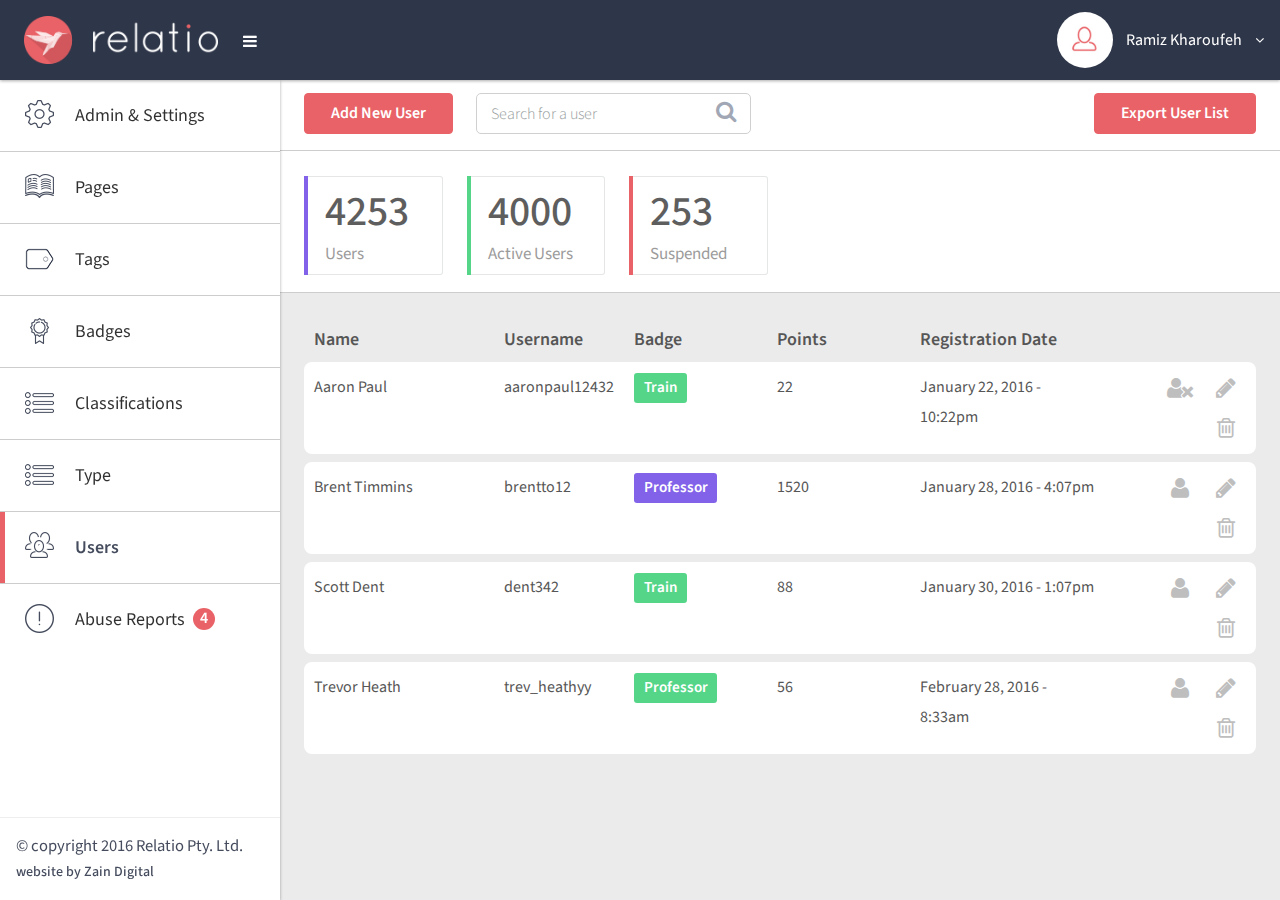
<file: html/html/users.html>
<!DOCTYPE html>
<html lang="en">
<head>
<title>Relatio Admin</title>
<link rel="icon" href="images/favicon.ico">
<!-- BEGIN META -->
<meta charset="utf-8">
<meta http-equiv="X-UA-Compatible" content="IE=edge">
<meta name="viewport" content="width=device-width, initial-scale=1.0">
<meta name="keywords" content="">
<meta name="description" content="">
<!-- END META -->

<!-- BEGIN STYLESHEETS font-family: 'Source Sans Pro', sans-serif; -->
<link href='https://fonts.googleapis.com/css?family=Source+Sans+Pro:200,300,400,600,700' rel='stylesheet' type='text/css'>
<link type="text/css" rel="stylesheet" href="css/bootstrap.css" />
<link type="text/css" rel="stylesheet" href="css/relatio-admin.css" />
<link type="text/css" rel="stylesheet" href="css/font-awesome.min.css" />
<!-- END STYLESHEETS -->

<!-- HTML5 shim and Respond.js IE8 support of HTML5 elements and media queries -->
<!--[if lt IE 9]>
	<script type="text/javascript" src="js/ie/html5shiv.js"></script>
	<script type="text/javascript" src="js/ie/respond.min.js"></script>
<![endif]-->
</head>

<body class="menubar-hoverable header-fixed menubar-pin">
<!-- BEGIN HEADER-->
<header id="header" >
  <div class="headerbar"> 
    <!-- Brand and toggle get grouped for better mobile display -->
    <div class="headerbar-left">
      <ul class="header-nav header-nav-options">
        <li class="header-nav-brand" >
          <div class="brand-holder"> <a href="index.html"><img alt="" src="images/logo.png"></a> </div>
        </li>
        <li> <a class="btn btn-icon-toggle menubar-toggle" data-toggle="menubar" href="javascript:void(0);"> <i class="fa fa-bars"></i> </a> </li>
      </ul>
    </div>
    
    <!-- Collect the nav links, forms, and other content for toggling -->
    <div class="headerbar-right">
      <ul class="header-nav header-nav-options invisible">
        <li>
          <button class="btn btn-icon-toggle" type="submit"><i class="fa fa-user"></i></button>
        </li>
      </ul>
      <ul class="header-nav header-nav-profile">
        <li class="dropdown"> <a href="javascript:void(0);" class="dropdown-toggle ink-reaction" data-toggle="dropdown"> <img src="images/user-icon.jpg" alt="" /> <span class="profile-info"> Ramiz Kharoufeh </span> </a>
          <ul class="dropdown-menu animation-dock">
            <li><a href="#"><i class="fa fa-fw fa-power-off text-danger"></i> Logout</a></li>
          </ul>
        </li>
      </ul>
    </div>
  </div>
</header>
<!-- END HEADER--> 

<!-- BEGIN BASE-->
<div id="base"> 
  
  <!-- BEGIN CONTENT-->
  <div id="content">
    <section class="full-bleed">
      <div class="section-body style-default-light top-button-bar">
        <div class="row">
          <div class="col-md-12">
            <div class="pull-left"><a href="#" class="btn ink-reaction btn-danger text-capitalize">Add New User</a>
              <div class="user-serach-part">
                <form>
                  <div class="input-group ">
                    <input type="text" class="  search-query form-control" placeholder="Search for a user" />
                    <span class="input-group-btn">
                    <button class="btn" type="button"> <span class="fa fa-search"></span> </button>
                    </span> </div>
                </form>
              </div>
            </div>
            <div class="pull-right"><a href="#" class="btn ink-reaction btn-danger text-capitalize">Export User List</a></div>
          </div>
        </div>
      </div>
    </section>
    <section class="full-bleed">
      <div class="section-body style-default-light top-statitic-bar">
        <div class="row">
          <div class="col-md-2 col-sm-4">
            <div class="alert alert-callout alert-primary no-margin"> <strong class="text-xl">4253</strong><br>
              <span>Users</span> </div>
          </div>
          <div class="col-md-2 col-sm-4">
            <div class="alert alert-callout alert-success no-margin"> <strong class="text-xl">4000</strong><br>
              <span>Active Users</span> </div>
          </div>
          <div class="col-md-2 col-sm-4">
            <div class="alert alert-callout alert-danger no-margin"> <strong class="text-xl">253</strong><br>
              <span>Suspended</span> </div>
          </div>
        </div>
      </div>
    </section>
    <section>
      <div class="section-body no-margin">
        <div class="row">
          <div class="col-md-12">
            <div class="table-responsive">
              <table class="table no-margin">
                <thead>
                  <tr>
                    <th style="width: 20%;">Name</th>
                    <th>Username</th>
                    <th style="width: 15%;">Badge</th>
                    <th style="width: 15%;">Points</th>
                    <th>Registration Date</th>
                    <th>&nbsp;</th>
                  </tr>
                </thead>
                <tbody>
                  <tr>
                    <td><a href="user-profile.html">Aaron Paul</a></td>
                    <td>aaronpaul12432</td>
                    <td><span class="label label-success">Train</span></td>
                    <td>22</td>
                    <td>January 22, 2016 - 10:22pm</td>
                    <td class="text-right opts-icons"><a href="#" data-original-title="Unsuspend User" data-placement="top" data-toggle="tooltip" class="btn btn-icon-toggle"><i class="fa fa-user-times"></i></a> <a href="#" data-original-title="Edit" data-placement="top" data-toggle="tooltip" class="btn btn-icon-toggle"><i class="fa fa-pencil"></i></a> <a href="#" data-original-title="Delete" data-placement="top" data-toggle="tooltip" class="btn btn-icon-toggle"><i class="fa fa-trash-o"></i></a></td>
                  </tr>
                  <tr class="spacer"></tr>
                  <tr>
                    <td><a href="user-profile.html">Brent Timmins</a></td>
                    <td>brentto12</td>
                    <td><span class="label label-primary">Professor</span></td>
                    <td>1520</td>
                    <td>January 28, 2016 - 4:07pm</td>
                    <td class="text-right opts-icons"><a href="#" data-original-title="Suspend User" data-placement="top" data-toggle="tooltip" class="btn btn-icon-toggle"><i class="fa fa-user"></i></a> <a href="#" data-original-title="Edit" data-placement="top" data-toggle="tooltip" class="btn btn-icon-toggle"><i class="fa fa-pencil"></i></a> <a href="#" data-original-title="Delete" data-placement="top" data-toggle="tooltip" class="btn btn-icon-toggle"><i class="fa fa-trash-o"></i></a></td>
                  </tr>
                  <tr class="spacer"></tr>
                  <tr>
                    <td><a href="user-profile.html">Scott Dent</a></td>
                    <td>dent342</td>
                    <td><span class="label label-success">Train</span></td>
                    <td>88</td>
                    <td>January 30, 2016 - 1:07pm</td>
                    <td class="text-right opts-icons"><a href="#" data-original-title="Suspend User" data-placement="top" data-toggle="tooltip" class="btn btn-icon-toggle"><i class="fa fa-user"></i></a> <a href="#" data-original-title="Edit" data-placement="top" data-toggle="tooltip" class="btn btn-icon-toggle"><i class="fa fa-pencil"></i></a> <a href="#" data-original-title="Delete" data-placement="top" data-toggle="tooltip" class="btn btn-icon-toggle"><i class="fa fa-trash-o"></i></a></td>
                  </tr>
                  <tr class="spacer"></tr>
                  <tr>
                    <td><a href="user-profile.html">Trevor Heath</a></td>
                    <td>trev_heathyy</td>
                    <td><span class="label label-success">Professor</span></td>
                    <td>56</td>
                    <td>February 28, 2016 - 8:33am</td>
                    <td class="text-right opts-icons"><a href="#" data-original-title="Suspend User" data-placement="top" data-toggle="tooltip" class="btn btn-icon-toggle"><i class="fa fa-user"></i></a> <a href="#" data-original-title="Edit" data-placement="top" data-toggle="tooltip" class="btn btn-icon-toggle"><i class="fa fa-pencil"></i></a> <a href="#" data-original-title="Delete" data-placement="top" data-toggle="tooltip" class="btn btn-icon-toggle"><i class="fa fa-trash-o"></i></a></td>
                  </tr>
                  <tr class="spacer"></tr>
                </tbody>
              </table>
            </div>
          </div>
        </div>
      </div>
    </section>
  </div>
  
  <!-- END CONTENT --> 
  
  <!-- BEGIN MENUBAR-->
  <div id="menubar" class=" ">
    <div class="menubar-fixed-panel">
      <div> <a class="btn btn-icon-toggle btn-default menubar-toggle" data-toggle="menubar" href="javascript:void(0);"> <i class="fa fa-bars"></i> </a> </div>
      <div class="expanded"> <a href="#"> <span class="text-lg text-bold text-primary ">RELATIO&nbsp;ADMIN</span> </a> </div>
    </div>
    <div class="menubar-scroll-panel"> 
      <!-- BEGIN MAIN MENU -->
      
      <ul id="main-menu" class="gui-controls">
        <li> <a href="index.html">
          <div class="gui-icon"><i class="micon icon-1"></i></div>
          <span class="title">Admin &amp; Settings</span> </a> </li>
        <li> <a href="pages.html">
          <div class="gui-icon"><i class="micon icon-2"></i></div>
          <span class="title">Pages</span> </a> </li>
        <li> <a href="tags.html">
          <div class="gui-icon"><i class="micon icon-3"></i></div>
          <span class="title">Tags</span> </a> </li>
        <li> <a href="badges.html">
          <div class="gui-icon"><i class="micon icon-4"></i></div>
          <span class="title">Badges</span> </a> </li>
        <li> <a href="classifications.html">
          <div class="gui-icon"><i class="micon icon-5"></i></div>
          <span class="title">Classifications</span> </a> </li>
        <li> <a href="type.html">
          <div class="gui-icon"><i class="micon icon-6"></i></div>
          <span class="title">Type</span> </a> </li>
        <li> <a href="users.html" class="active">
          <div class="gui-icon"><i class="micon icon-7"></i></div>
          <span class="title">Users</span> </a> </li>
        <li> <a href="abuse-reports.html">
          <div class="gui-icon"><i class="micon icon-8"></i></div>
          <span class="title">Abuse Reports <span class="badge style-danger">4</span></span> </a> </li>
      </ul>
      
      <!-- END MAIN MENU -->
      
      <div class="menubar-foot-panel"> <small class="hidden-folded"> <span>&copy; copyright 2016 Relatio Pty. Ltd.</span> <strong style="font-size:14px;">website by Zain Digital</strong> </small> </div>
    </div>
  </div>
  <!-- END MENUBAR --> 
  
</div>
<!-- END BASE --> 

<!-- BEGIN JAVASCRIPT --> 
<script src="js/jquery-1.11.2.min.js"></script> 
<script src="js/jquery-migrate-1.2.1.min.js"></script> 
<script src="js/bootstrap.min.js"></script> 
<script src="js/jquery.nanoscroller.min.js"></script> 
<script src="js/main.js"></script> 
<!-- END JAVASCRIPT -->
</body>
</html>
</file>
<file: html/html/css/relatio-admin.css>
@-webkit-keyframes fadeIn {
 from {
 opacity: 0;
}
to {
	opacity: 1;
}
}
@-moz-keyframes fadeIn {
 from {
 opacity: 0;
}
to {
	opacity: 1;
}
}
@-o-keyframes fadeIn {
 from {
 opacity: 0;
}
to {
	opacity: 1;
}
}
@-ms-keyframes fadeIn {
 from {
 opacity: 0;
}
to {
	opacity: 1;
}
}
@keyframes fadeIn {
 from {
 opacity: 0;
}
to {
	opacity: 1;
}
}
@-webkit-keyframes zoom-down {
 from {
 -webkit-transform-origin: top;
 -moz-transform-origin: top;
 -ms-transform-origin: top;
 transform-origin: top;
 -webkit-transform: scale(0, 0);
 -ms-transform: scale(0, 0);
 -o-transform: scale(0, 0);
 transform: scale(0, 0);
}
to {
	-webkit-transform: scale(1, 1);
	-ms-transform: scale(1, 1);
	-o-transform: scale(1, 1);
	transform: scale(1, 1);
}
}
@-moz-keyframes zoom-down {
 from {
 -webkit-transform-origin: top;
 -moz-transform-origin: top;
 -ms-transform-origin: top;
 transform-origin: top;
 -webkit-transform: scale(0, 0);
 -ms-transform: scale(0, 0);
 -o-transform: scale(0, 0);
 transform: scale(0, 0);
}
to {
	-webkit-transform: scale(1, 1);
	-ms-transform: scale(1, 1);
	-o-transform: scale(1, 1);
	transform: scale(1, 1);
}
}
@-o-keyframes zoom-down {
 from {
 -webkit-transform-origin: top;
 -moz-transform-origin: top;
 -ms-transform-origin: top;
 transform-origin: top;
 -webkit-transform: scale(0, 0);
 -ms-transform: scale(0, 0);
 -o-transform: scale(0, 0);
 transform: scale(0, 0);
}
to {
	-webkit-transform: scale(1, 1);
	-ms-transform: scale(1, 1);
	-o-transform: scale(1, 1);
	transform: scale(1, 1);
}
}
@-ms-keyframes zoom-down {
 from {
 -webkit-transform-origin: top;
 -moz-transform-origin: top;
 -ms-transform-origin: top;
 transform-origin: top;
 -webkit-transform: scale(0, 0);
 -ms-transform: scale(0, 0);
 -o-transform: scale(0, 0);
 transform: scale(0, 0);
}
to {
	-webkit-transform: scale(1, 1);
	-ms-transform: scale(1, 1);
	-o-transform: scale(1, 1);
	transform: scale(1, 1);
}
}
@keyframes zoom-down {
 from {
 -webkit-transform-origin: top;
 -moz-transform-origin: top;
 -ms-transform-origin: top;
 transform-origin: top;
 -webkit-transform: scale(0, 0);
 -ms-transform: scale(0, 0);
 -o-transform: scale(0, 0);
 transform: scale(0, 0);
}
to {
	-webkit-transform: scale(1, 1);
	-ms-transform: scale(1, 1);
	-o-transform: scale(1, 1);
	transform: scale(1, 1);
}
}
@-webkit-keyframes zoom-up {
 from {
 -webkit-transform-origin: bottom;
 -moz-transform-origin: bottom;
 -ms-transform-origin: bottom;
 transform-origin: bottom;
 -webkit-transform: scale(0, 0);
 -ms-transform: scale(0, 0);
 -o-transform: scale(0, 0);
 transform: scale(0, 0);
}
to {
	-webkit-transform: scale(1, 1);
	-ms-transform: scale(1, 1);
	-o-transform: scale(1, 1);
	transform: scale(1, 1);
}
}
@-moz-keyframes zoom-up {
 from {
 -webkit-transform-origin: bottom;
 -moz-transform-origin: bottom;
 -ms-transform-origin: bottom;
 transform-origin: bottom;
 -webkit-transform: scale(0, 0);
 -ms-transform: scale(0, 0);
 -o-transform: scale(0, 0);
 transform: scale(0, 0);
}
to {
	-webkit-transform: scale(1, 1);
	-ms-transform: scale(1, 1);
	-o-transform: scale(1, 1);
	transform: scale(1, 1);
}
}
@-o-keyframes zoom-up {
 from {
 -webkit-transform-origin: bottom;
 -moz-transform-origin: bottom;
 -ms-transform-origin: bottom;
 transform-origin: bottom;
 -webkit-transform: scale(0, 0);
 -ms-transform: scale(0, 0);
 -o-transform: scale(0, 0);
 transform: scale(0, 0);
}
to {
	-webkit-transform: scale(1, 1);
	-ms-transform: scale(1, 1);
	-o-transform: scale(1, 1);
	transform: scale(1, 1);
}
}
@-ms-keyframes zoom-up {
 from {
 -webkit-transform-origin: bottom;
 -moz-transform-origin: bottom;
 -ms-transform-origin: bottom;
 transform-origin: bottom;
 -webkit-transform: scale(0, 0);
 -ms-transform: scale(0, 0);
 -o-transform: scale(0, 0);
 transform: scale(0, 0);
}
to {
	-webkit-transform: scale(1, 1);
	-ms-transform: scale(1, 1);
	-o-transform: scale(1, 1);
	transform: scale(1, 1);
}
}
@keyframes zoom-up {
 from {
 -webkit-transform-origin: bottom;
 -moz-transform-origin: bottom;
 -ms-transform-origin: bottom;
 transform-origin: bottom;
 -webkit-transform: scale(0, 0);
 -ms-transform: scale(0, 0);
 -o-transform: scale(0, 0);
 transform: scale(0, 0);
}
to {
	-webkit-transform: scale(1, 1);
	-ms-transform: scale(1, 1);
	-o-transform: scale(1, 1);
	transform: scale(1, 1);
}
}
@-webkit-keyframes slide-right {
 from {
 -webkit-transform: translate(-20px, 0);
 -ms-transform: translate(-20px, 0);
 -o-transform: translate(-20px, 0);
 transform: translate(-20px, 0);
 opacity: 0;
}
to {
	-webkit-transform: translate(0, 0);
	-ms-transform: translate(0, 0);
	-o-transform: translate(0, 0);
	transform: translate(0, 0);
	opacity: 1;
}
}
@-moz-keyframes slide-right {
 from {
 -webkit-transform: translate(-20px, 0);
 -ms-transform: translate(-20px, 0);
 -o-transform: translate(-20px, 0);
 transform: translate(-20px, 0);
 opacity: 0;
}
to {
	-webkit-transform: translate(0, 0);
	-ms-transform: translate(0, 0);
	-o-transform: translate(0, 0);
	transform: translate(0, 0);
	opacity: 1;
}
}
@-o-keyframes slide-right {
 from {
 -webkit-transform: translate(-20px, 0);
 -ms-transform: translate(-20px, 0);
 -o-transform: translate(-20px, 0);
 transform: translate(-20px, 0);
 opacity: 0;
}
to {
	-webkit-transform: translate(0, 0);
	-ms-transform: translate(0, 0);
	-o-transform: translate(0, 0);
	transform: translate(0, 0);
	opacity: 1;
}
}
@-ms-keyframes slide-right {
 from {
 -webkit-transform: translate(-20px, 0);
 -ms-transform: translate(-20px, 0);
 -o-transform: translate(-20px, 0);
 transform: translate(-20px, 0);
 opacity: 0;
}
to {
	-webkit-transform: translate(0, 0);
	-ms-transform: translate(0, 0);
	-o-transform: translate(0, 0);
	transform: translate(0, 0);
	opacity: 1;
}
}
@keyframes slide-right {
 from {
 -webkit-transform: translate(-20px, 0);
 -ms-transform: translate(-20px, 0);
 -o-transform: translate(-20px, 0);
 transform: translate(-20px, 0);
 opacity: 0;
}
to {
	-webkit-transform: translate(0, 0);
	-ms-transform: translate(0, 0);
	-o-transform: translate(0, 0);
	transform: translate(0, 0);
	opacity: 1;
}
}
@-webkit-keyframes slide-left {
 from {
 -webkit-transform: translate(20px, 0);
 -ms-transform: translate(20px, 0);
 -o-transform: translate(20px, 0);
 transform: translate(20px, 0);
 opacity: 0;
}
to {
	-webkit-transform: translate(0, 0);
	-ms-transform: translate(0, 0);
	-o-transform: translate(0, 0);
	transform: translate(0, 0);
	opacity: 1;
}
}
@-moz-keyframes slide-left {
 from {
 -webkit-transform: translate(20px, 0);
 -ms-transform: translate(20px, 0);
 -o-transform: translate(20px, 0);
 transform: translate(20px, 0);
 opacity: 0;
}
to {
	-webkit-transform: translate(0, 0);
	-ms-transform: translate(0, 0);
	-o-transform: translate(0, 0);
	transform: translate(0, 0);
	opacity: 1;
}
}
@-o-keyframes slide-left {
 from {
 -webkit-transform: translate(20px, 0);
 -ms-transform: translate(20px, 0);
 -o-transform: translate(20px, 0);
 transform: translate(20px, 0);
 opacity: 0;
}
to {
	-webkit-transform: translate(0, 0);
	-ms-transform: translate(0, 0);
	-o-transform: translate(0, 0);
	transform: translate(0, 0);
	opacity: 1;
}
}
@-ms-keyframes slide-left {
 from {
 -webkit-transform: translate(20px, 0);
 -ms-transform: translate(20px, 0);
 -o-transform: translate(20px, 0);
 transform: translate(20px, 0);
 opacity: 0;
}
to {
	-webkit-transform: translate(0, 0);
	-ms-transform: translate(0, 0);
	-o-transform: translate(0, 0);
	transform: translate(0, 0);
	opacity: 1;
}
}
@keyframes slide-left {
 from {
 -webkit-transform: translate(20px, 0);
 -ms-transform: translate(20px, 0);
 -o-transform: translate(20px, 0);
 transform: translate(20px, 0);
 opacity: 0;
}
to {
	-webkit-transform: translate(0, 0);
	-ms-transform: translate(0, 0);
	-o-transform: translate(0, 0);
	transform: translate(0, 0);
	opacity: 1;
}
}
@-webkit-keyframes slide-down {
 from {
 -webkit-transform: translate(0, -20px);
 -ms-transform: translate(0, -20px);
 -o-transform: translate(0, -20px);
 transform: translate(0, -20px);
 opacity: 0;
}
to {
	-webkit-transform: translate(0, 0);
	-ms-transform: translate(0, 0);
	-o-transform: translate(0, 0);
	transform: translate(0, 0);
	opacity: 1;
}
}
@-moz-keyframes slide-down {
 from {
 -webkit-transform: translate(0, -20px);
 -ms-transform: translate(0, -20px);
 -o-transform: translate(0, -20px);
 transform: translate(0, -20px);
 opacity: 0;
}
to {
	-webkit-transform: translate(0, 0);
	-ms-transform: translate(0, 0);
	-o-transform: translate(0, 0);
	transform: translate(0, 0);
	opacity: 1;
}
}
@-o-keyframes slide-down {
 from {
 -webkit-transform: translate(0, -20px);
 -ms-transform: translate(0, -20px);
 -o-transform: translate(0, -20px);
 transform: translate(0, -20px);
 opacity: 0;
}
to {
	-webkit-transform: translate(0, 0);
	-ms-transform: translate(0, 0);
	-o-transform: translate(0, 0);
	transform: translate(0, 0);
	opacity: 1;
}
}
@-ms-keyframes slide-down {
 from {
 -webkit-transform: translate(0, -20px);
 -ms-transform: translate(0, -20px);
 -o-transform: translate(0, -20px);
 transform: translate(0, -20px);
 opacity: 0;
}
to {
	-webkit-transform: translate(0, 0);
	-ms-transform: translate(0, 0);
	-o-transform: translate(0, 0);
	transform: translate(0, 0);
	opacity: 1;
}
}
@keyframes slide-down {
 from {
 -webkit-transform: translate(0, -20px);
 -ms-transform: translate(0, -20px);
 -o-transform: translate(0, -20px);
 transform: translate(0, -20px);
 opacity: 0;
}
to {
	-webkit-transform: translate(0, 0);
	-ms-transform: translate(0, 0);
	-o-transform: translate(0, 0);
	transform: translate(0, 0);
	opacity: 1;
}
}
@-webkit-keyframes slide-up {
 from {
 -webkit-transform: translate(0, 20px);
 -ms-transform: translate(0, 20px);
 -o-transform: translate(0, 20px);
 transform: translate(0, 20px);
 opacity: 0;
}
to {
	-webkit-transform: translate(0, 0);
	-ms-transform: translate(0, 0);
	-o-transform: translate(0, 0);
	transform: translate(0, 0);
	opacity: 1;
}
}
@-moz-keyframes slide-up {
 from {
 -webkit-transform: translate(0, 20px);
 -ms-transform: translate(0, 20px);
 -o-transform: translate(0, 20px);
 transform: translate(0, 20px);
 opacity: 0;
}
to {
	-webkit-transform: translate(0, 0);
	-ms-transform: translate(0, 0);
	-o-transform: translate(0, 0);
	transform: translate(0, 0);
	opacity: 1;
}
}
@-o-keyframes slide-up {
 from {
 -webkit-transform: translate(0, 20px);
 -ms-transform: translate(0, 20px);
 -o-transform: translate(0, 20px);
 transform: translate(0, 20px);
 opacity: 0;
}
to {
	-webkit-transform: translate(0, 0);
	-ms-transform: translate(0, 0);
	-o-transform: translate(0, 0);
	transform: translate(0, 0);
	opacity: 1;
}
}
@-ms-keyframes slide-up {
 from {
 -webkit-transform: translate(0, 20px);
 -ms-transform: translate(0, 20px);
 -o-transform: translate(0, 20px);
 transform: translate(0, 20px);
 opacity: 0;
}
to {
	-webkit-transform: translate(0, 0);
	-ms-transform: translate(0, 0);
	-o-transform: translate(0, 0);
	transform: translate(0, 0);
	opacity: 1;
}
}
@keyframes slide-up {
 from {
 -webkit-transform: translate(0, 20px);
 -ms-transform: translate(0, 20px);
 -o-transform: translate(0, 20px);
 transform: translate(0, 20px);
 opacity: 0;
}
to {
	-webkit-transform: translate(0, 0);
	-ms-transform: translate(0, 0);
	-o-transform: translate(0, 0);
	transform: translate(0, 0);
	opacity: 1;
}
}
/*
// Example usage

.make-ratio(xs, 2, 1);
.make-ratio(xs, 3, 1);


// Small grid
//
// Small device range, from phones to tablets.

@media (min-width: @screen-sm-min) {
	.make-ratio(sm, 2, 1);
	.make-ratio(sm, 3, 1);
}


// Medium grid
//
// For the desktop device range.

@media (min-width: @screen-md-min) {
	.make-ratio(md, 2, 1);
	.make-ratio(md, 3, 1);
}


// Large grid
//
// For the large desktop device range.

@media (min-width: @screen-lg-min) {
	.make-ratio(lg, 2, 1);
	.make-ratio(lg, 3, 1);
}
*/
html, body, .full-height {
	height: 100%;
}
body {
	background: #ebebeb;
	background-size: 100% 100%;
	color: #313534;
	-ms-overflow-style: scrollbar;
}
.container {
	padding: 0;
}
a {
	color: inherit;
	text-decoration: none;
}
a:hover, a:focus {
	color: inherit;
}
hr {
	border-top-color: rgba(12, 12, 12, 0.12);
}
hr.ruler-lg {
	margin: 8px 0;
}
hr.ruler-xl {
	margin: 24px 0;
}
hr.ruler-xxl {
	margin: 56px 0;
}
.img-backdrop {
	position: absolute;
	left: 0;
	right: 0;
	top: 0;
	bottom: 0;
	background-repeat: no-repeat;
	background-size: cover;
	background-position: center;
}
.img-backdrop img {
	display: block;
	min-width: 100%;
	min-height: 100%;
	height: auto;
}
.img-rounded {
	border-radius: 4px;
}
.doc-section {
	margin-bottom: 80px;
}
.doc-section.doc-lead {
	margin-bottom: 20px;
}
.doc-section h3 {
	margin-top: 20px;
}
.doc-section h4 {
	margin-top: 17px;
}
.doc-section h5 {
	margin-top: 15px;
}
.fuelphp-dump {
	position: fixed;
	z-index: 999;
	right: 0;
	bottom: 0;
}
.hbox-sm, .hbox-md, .hbox-lg {
	padding: 0;
}
.hbox-sm .hbox-column, .hbox-md .hbox-column, .hbox-lg .hbox-column {
	display: block;
	vertical-align: top;
}
.hbox-sm .hbox-column.v-top, .hbox-md .hbox-column.v-top, .hbox-lg .hbox-column.v-top {
	vertical-align: top;
}
.hbox-sm .hbox-column.v-middle, .hbox-md .hbox-column.v-middle, .hbox-lg .hbox-column.v-middle {
	vertical-align: middle;
}
.hbox-sm .hbox-column.v-bottom, .hbox-md .hbox-column.v-bottom, .hbox-lg .hbox-column.v-bottom {
	vertical-align: bottom;
}
.hbox-xs {
	display: table;
	table-layout: fixed;
	padding: 0;
}
.hbox-xs .hbox-column {
	display: table-cell;
}
 @media (min-width: 769px) {
.hbox-sm {
	display: table;
	table-layout: fixed;
}
.hbox-sm .hbox-column {
	float: none;
	display: table-cell;
}
}
 @media (min-width: 992px) {
.hbox-md {
	float: none;
	display: table;
	table-layout: fixed;
}
.hbox-md .hbox-column {
	float: none;
	display: table-cell;
}
}
 @media (min-width: 1200px) {
.hbox-lg {
	display: table;
	table-layout: fixed;
}
.hbox-lg .hbox-column {
	float: none;
	display: table-cell;
}
}
.v-top, .v-inline-top {
	float: none!important;
	display: table-cell;
	vertical-align: top;
}
.v-middle, .v-inline-middle {
	float: none!important;
	display: table-cell;
	vertical-align: middle;
}
.v-bottom, .v-inline-bottom {
	float: none!important;
	display: table-cell;
	vertical-align: bottom;
}
.v-inline-top, .v-inline-middle, .v-inline-bottom {
	display: inline-block;
}
.card-tiles .hbox-column {
	padding: 20px;
}
.text-light {
	font-weight: 300;
}
.text-normal {
	font-weight: 400;
}
.text-medium, strong {
	font-weight: 500;
}
.text-bold {
	font-weight: 700;
}
.text-ultra-bold {
	font-weight: 900;
}
h1 > strong, h2 > strong, h3 > strong, h4 > strong, h5 > strong, h6 > strong {
	font-weight: 700;
}
h3, h4, h5, h6 {
	font-weight: 500;
}
.text-display-lines {
	line-height: 1.1;
}
.text-display-lines span, .text-display-lines p, .text-display-lines h1, .text-display-lines h2, .text-display-lines h3, .text-display-lines h4, .text-display-lines h5, .text-display-lines h6 {
	position: relative;
}
.text-display-lines span:before, .text-display-lines p:before, .text-display-lines h1:before, .text-display-lines h2:before, .text-display-lines h3:before, .text-display-lines h4:before, .text-display-lines h5:before, .text-display-lines h6:before, .text-display-lines span:after, .text-display-lines p:after, .text-display-lines h1:after, .text-display-lines h2:after, .text-display-lines h3:after, .text-display-lines h4:after, .text-display-lines h5:after, .text-display-lines h6:after {
	content: '';
	position: absolute;
	display: block;
	height: 1px;
	width: 100%;
	background: #ff00cc;
}
.text-display-lines span:before, .text-display-lines p:before, .text-display-lines h1:before, .text-display-lines h2:before, .text-display-lines h3:before, .text-display-lines h4:before, .text-display-lines h5:before, .text-display-lines h6:before {
	top: 0;
}
.text-display-lines span:after, .text-display-lines p:after, .text-display-lines h1:after, .text-display-lines h2:after, .text-display-lines h3:after, .text-display-lines h4:after, .text-display-lines h5:after, .text-display-lines h6:after {
	bottom: 0;
}
.text-xs {
	font-size: 75%;
}
.text-sm {
	font-size: 85%;
}
.text-lg {
	font-size: 125%;
}
.text-xl {
	font-size: 180%;
}
.text-xxl {
	font-size: 225%;
}
.text-xxxl {
	font-size: 330%;
}
.text-xxxxl {
	font-size: 500%;
}
p {
	letter-spacing: 0.1px;
}
.text-columns-2 {
	-webkit-column-count: 2;
	-moz-column-count: 2;
	column-count: 2;
	-webkit-column-gap: 24px;
	-moz-column-gap: 24px;
	column-gap: 24px;
}
.text-columns-3 {
	-webkit-column-count: 3;
	-moz-column-count: 3;
	column-count: 3;
	-webkit-column-gap: 24px;
	-moz-column-gap: 24px;
	column-gap: 24px;
}
.text-columns-4 {
	-webkit-column-count: 4;
	-moz-column-count: 4;
	column-count: 4;
	-webkit-column-gap: 24px;
	-moz-column-gap: 24px;
	column-gap: 24px;
}
.text-columns-sm {
	-webkit-column-count: 4;
	-moz-column-count: 4;
	column-count: 4;
	-webkit-column-gap: 24px;
	-moz-column-gap: 24px;
	column-gap: 24px;
}
.text-columns {
	-webkit-column-count: 3;
	-moz-column-count: 3;
	column-count: 3;
	-webkit-column-gap: 24px;
	-moz-column-gap: 24px;
	column-gap: 24px;
}
.text-columns-lg {
	-webkit-column-count: 2;
	-moz-column-count: 2;
	column-count: 2;
	-webkit-column-gap: 24px;
	-moz-column-gap: 24px;
	column-gap: 24px;
}
 @media (max-width: 992px) {
.text-columns-sm {
	-webkit-column-count: 3;
	-moz-column-count: 3;
	column-count: 3;
	-webkit-column-gap: 24px;
	-moz-column-gap: 24px;
	column-gap: 24px;
}
.text-columns {
	-webkit-column-count: 2;
	-moz-column-count: 2;
	column-count: 2;
	-webkit-column-gap: 24px;
	-moz-column-gap: 24px;
	column-gap: 24px;
}
.text-columns-lg {
	-webkit-column-count: 1;
	-moz-column-count: 1;
	column-count: 1;
	-webkit-column-gap: 24px;
	-moz-column-gap: 24px;
	column-gap: 24px;
}
}
 @media (max-width: 769px) {
.text-columns-sm {
	-webkit-column-count: 2;
	-moz-column-count: 2;
	column-count: 2;
	-webkit-column-gap: 24px;
	-moz-column-gap: 24px;
	column-gap: 24px;
}
.text-columns {
	-webkit-column-count: 1;
	-moz-column-count: 1;
	column-count: 1;
	-webkit-column-gap: 24px;
	-moz-column-gap: 24px;
	column-gap: 24px;
}
.text-columns-lg {
	-webkit-column-count: 1;
	-moz-column-count: 1;
	column-count: 1;
	-webkit-column-gap: 24px;
	-moz-column-gap: 24px;
	column-gap: 24px;
}
}
 @media (max-width: 480px) {
.text-columns-sm {
	-webkit-column-count: 1;
	-moz-column-count: 1;
	column-count: 1;
	-webkit-column-gap: 24px;
	-moz-column-gap: 24px;
	column-gap: 24px;
}
.text-columns {
	-webkit-column-count: 1;
	-moz-column-count: 1;
	column-count: 1;
	-webkit-column-gap: 24px;
	-moz-column-gap: 24px;
	column-gap: 24px;
}
.text-columns-lg {
	-webkit-column-count: 1;
	-moz-column-count: 1;
	column-count: 1;
	-webkit-column-gap: 24px;
	-moz-column-gap: 24px;
	column-gap: 24px;
}
}
.line-height-normal {
	line-height: 1.846153846;
}
.line-height-lg {
	line-height: 2.146153846;
}
.line-height-xl {
	line-height: 2.396153846;
}
.line-height-xxl {
	line-height: 2.746153846;
}
.text-caption {
	display: block;
	margin-bottom: 29px;
	font-size: 12px;
}
.card ~ .text-caption, .panel-group ~ .text-caption {
	margin-top: -15px;
}
.no-linebreak {
	white-space: nowrap;
}
.text-shadow {
	text-shadow: 0 1px 2px #000000;
}
blockquote small {
	color: inherit;
	opacity: .7;
}
article img.pull-right, p img.pull-right {
	margin-left: 10px;
	margin-bottom: 2px;
}
article img.pull-left, p img.pull-left {
	margin-right: 10px;
	margin-bottom: 2px;
}
ul, ol {
	padding-left: 16px;
}
ul.list-divided li, ol.list-divided li {
	margin-top: 16px;
}
ul.list-divided li:first-child, ol.list-divided li:first-child {
	margin-top: 0;
}
ol {
	list-style-position: inside;
	padding-left: 0;
}
.page-header {
	border-bottom-color: rgba(0, 0, 0, 0.3);
}
.page-header.no-border {
	border: none;
	margin-bottom: 10px;
	padding-bottom: 0;
}
.text-divider {
	display: table;
	width: 100%;
	margin: 13px 0 20px 0;
	opacity: 0.5;
}
.text-divider span {
	display: table-cell;
	padding: 0 10px;
	position: relative;
	bottom: -7px;
	white-space: nowrap;
}
.text-divider:before, .text-divider:after {
	content: '';
	width: 50%;
	display: table-cell;
	border-bottom: 1px solid rgba(12, 12, 12, 0.3);
}
.dl-horizontal.dl-icon dd {
	margin-bottom: 15px;
}
 @media (min-width: 769px) {
.dl-horizontal.dl-icon dt {
	width: 30px;
	text-align: left;
	padding-top: 5px;
}
.dl-horizontal.dl-icon dd {
	margin-left: 35px;
}
}
.dl-horizontal dd.full-width {
	margin-left: 0;
}
.text-default-bright {
	color: #ffffff;
}
a.text-default-bright:hover {
	color: #e6e6e6;
}
.text-default-light {
	color: #969c9c;
}
a.text-default-light:hover {
	color: #7c8383;
}
.text-default {
	color: #313534;
}
a.text-default:hover {
	color: #191a1a;
}
.text-default-dark {
	color: #20252b;
}
a.text-default-dark:hover {
	color: #0a0c0e;
}
.text-primary-bright {
	color: #caf0ee;
}
a.text-primary-bright:hover {
	color: #a2e5e1;
}
.text-primary-light {
	color: #7dd8d2;
}
a.text-primary-light:hover {
	color: #56cdc5;
}
.text-primary {
	color: #0aa89e;
}
a.text-primary:hover {
	color: #077871;
}
.text-primary-dark {
	color: #066265;
}
a.text-primary-dark:hover {
	color: #033334;
}
.text-accent-bright {
	color: #e9c9ef;
}
a.text-accent-bright:hover {
	color: #d9a1e3;
}
.text-accent-light {
	color: #c77bd4;
}
a.text-accent-light:hover {
	color: #b755c8;
}
.text-accent {
	color: #9c27b0;
}
a.text-accent:hover {
	color: #771e86;
}
.text-accent-dark {
	color: #681a7f;
}
a.text-accent-dark:hover {
	color: #461155;
}
.text-info {
	color: #2196f3;
}
a.text-info:hover {
	color: #0c7cd5;
}
.text-warning {
	color: #ff9800;
}
a.text-warning:hover {
	color: #cc7a00;
}
.text-danger {
	color: #f44336;
}
a.text-danger:hover {
	color: #ea1c0d;
}
.text-success {
	color: #4caf50;
}
a.text-success:hover {
	color: #3d8b40;
}
#base {
	overflow: hidden;
	padding-left: 80px;
	width: 100%;
	min-height: 100%;
}
#base > .backdrop {
	position: fixed;
	z-index: 1031;
	left: 0;
	right: 0;
	top: 0;
	bottom: 0;
	display: block;
	background-color: rgba(12, 12, 12, 0.33);
}
#base.hide-backdrop > .backdrop {
	display: none;
	position: relative;
}
#content {
	left: 0;
	padding-top: 80px;
	position: relative;
	width: 100%;
}
 @media (min-width: 1200px) {
.menubar-pin #base {
	padding-left: 280px;
}
}
 @media (min-width: 769px) {
.full-content #base, .full-content #content {
	height: 100%;
}
}
 @media (max-width: 768px) {
#base {
	padding-left: 0;
	padding-right: 0;
}
}
#header {
	position: absolute;
	left: 0;
	right: 0;
	height: 80px;
	z-index: 1005;
	background: #2e3649;
	color: rgba(49, 53, 52, 0.6);
	-webkit-box-shadow: 0 1px 3px 0 rgba(0, 0, 0, 0.33);
	box-shadow: 0 1px 3px 0 rgba(0, 0, 0, 0.33);
}
.header-fixed #header {
	position: fixed;
}
.no-sidebar #header {
	right: 12px;
}
.headerbar {
	position: relative;
	min-height: 50px;
}
.headerbar:before, .headerbar:after {
	content: " ";
	display: table;
}
.headerbar:after {
	clear: both;
}
.headerbar .navbar-devider {
	display: block;
	width: 20px;
	height: 5px;
}
.headerbar-left {
	position: absolute;
}
.headerbar-left a {
	float: left;
}
.headerbar-left .header-nav {
	margin-left: 24px;
}
.headerbar-right {
	float: right;
}
.headerbar-right .header-nav {
	display: inline-block;
	float: left;
}
.headerbar-right .dropdown-menu {
	left: auto;
	right: 0;
}
.headerbar-right .header-nav-toggle {
	margin-left: 0;
}
.header-nav {
	margin: 0 5px 0 12px;
	padding-left: 0;
	list-style: none;
}
.header-nav > li {
	color: #fff;
	display: block;
	float: left;
	padding: 22px 0 22px 12px;
	position: relative;
}
.header-nav > li:first-child {
	padding-left: 0;
}
.header-nav > li > a {
	position: relative;
	display: block;
}
.header-nav > li > a:hover, .header-nav > li > a:focus {
	text-decoration: none;
	background-color: rgba(32, 39, 57, 1.0);
}
.header-nav > li.disabled > a {
	color: #969c9c;
}
.header-nav > li.disabled > a:hover, .header-nav > li.disabled > a:focus {
	color: #969c9c;
	text-decoration: none;
	background-color: transparent;
	cursor: not-allowed;
}
.header-nav .open > a, .header-nav .open > a:hover, .header-nav .open > a:focus {
	background-color: #e5e6e6;
	border-color: #0aa89e;
}
.header-nav > li > a > img {
	max-width: none;
}
.header-nav .btn-icon-toggle:hover {
	background-color: rgba(12, 12, 12, 0.07);
}
.header-nav .navbar-search {
	float: right;
}
.header-nav .header-nav-brand {
	display: inline-table;
	padding: 0;
	height: 80px;
}
.header-nav .header-nav-brand .brand-holder {
	display: table-cell;
	vertical-align: middle;
}
.header-nav .header-nav-brand a {
	text-decoration: none;
}
.header-nav .header-nav-brand img {
	max-height: 48px;
}
.header-nav-profile .dropdown {
	padding: 0;
}
.header-nav-profile .dropdown > a {
	position: relative;
	min-height: 80px;
	padding: 12px;
	border-left: 1px solid transparent;
	border-right: 1px solid transparent;
}
.header-nav-profile .dropdown > a:after {
	content: "\f107";
	position: absolute;
 *margin-right: .3em;
	right: 10px;
	top: 28px;
	font-family: FontAwesome;
	font-weight: normal;
	font-style: normal;
	text-decoration: inherit;
	-webkit-font-smoothing: antialiased;
}
.header-nav-profile .dropdown > a .ink {
	background-color: rgba(83, 88, 88, 0.15);
}
.header-nav-profile .dropdown img {
	width: 56px;
	height: 56px;
	border-radius: 56px;
}
.header-nav-profile .dropdown .profile-info {
	display: inline-block;
	font-size: 16px;
	line-height: 15px;
	padding: 0 20px 0 10px;
	vertical-align: middle;
}
.header-nav-profile .dropdown .profile-info small {
	display: block;
	opacity: 0.5;
}
.header-nav-profile .dropdown .dropdown-menu {
	min-width: 100%;
}
.header-nav-profile .dropdown.open {
	color: #313534;
}
.header-nav-profile .dropdown.open > a {
	margin-top: 6px;
	padding: 6px 12px 12px 12px;
	min-height: 58px;
	background-color: #ffffff;
	border-color: rgba(255, 255, 255, 0.9);
	-webkit-box-shadow: 0 1px 3px 0 rgba(0, 0, 0, 0.33);
	box-shadow: 0 1px 3px 0 rgba(0, 0, 0, 0.33);
}
.header-nav-profile .dropdown.open > a:after {
	top: 24px;
	-webkit-transform: rotate(180deg);
	-ms-transform: rotate(180deg);
	-o-transform: rotate(180deg);
	transform: rotate(180deg);
}
.header-nav-profile .dropdown.open .dropdown-menu {
	margin-top: -1px;
	border-top: none;
}
.header-nav-options .dropdown > a .badge {
	position: absolute;
	font-size: 10px;
	top: -1px;
	right: 4px;
}
.header-nav-options .dropdown .dropdown-menu {
	top: 14px;
}
 @media (min-width: 1200px) {
.menubar-first.menubar-pin .header-nav .header-nav-brand {
	display: none;
}
.menubar-first.menubar-pin #header {
	left: 240px;
}
}
 @media (min-width: 769px) {
.menubar-first #header .menubar-toggle {
	display: none;
}
.menubar-first #header {
	left: 80px;
}
}
 @media (max-width: 768px) {
#header {
	position: relative;
}
.header-fixed #header {
	position: relative;
}
.header-fixed #header:before {
	content: '';
	z-index: 0;
	position: fixed;
	top: 0;
	display: block;
	width: 100%;
	height: 80px;
	-webkit-box-shadow: 0 1px 3px 0 rgba(0, 0, 0, 0.33);
	box-shadow: 0 1px 3px 0 rgba(0, 0, 0, 0.33);
}
.headerbar-left {
	z-index: 1011;
	left: 0;
	right: 0;
	height: 80px;
	background: #2e3649;
	border: none;
	border-bottom: 1px solid rgba(255, 255, 255, 0.15);
}
.header-fixed .headerbar-left {
	position: fixed;
}
.headerbar-right {
	position: absolute;
	left: 0;
	right: 0;
	top: 80px;
	float: none !important;
	background: #2e3649;
	-webkit-box-shadow: 0 1px 3px 0 rgba(0, 0, 0, 0.33);
	box-shadow: 0 1px 3px 0 rgba(0, 0, 0, 0.33);
}
.headerbar-right .header-nav-options {
	margin-right: 12px;
	float: right;
}
.headerbar-right .header-nav-profile {
	position: absolute;
	float: left;
}
.headerbar-right .header-nav-toggle {
	position: absolute;
	z-index: 1012;
	top: -64px;
	right: 0;
}
.header-fixed .headerbar-right .header-nav-toggle {
	position: fixed;
	top: 0;
}
.headerbar-left .header-nav {
	margin-left: 12px;
}
.header-nav-profile .dropdown img {
	width: 0px;
	opacity: 0;
}
.header-nav-profile .dropdown .profile-info {
	padding-left: 0;
	padding-right: 30px;
}
.navbar-search {
	position: relative;
	z-index: 1;
}
.navbar-search.expanded .form-group {
	max-width: 100%;
	width: 480px;
}
}
#header.header-inverse {
	background: #242a31;
	color: rgba(255, 255, 255, 0.6);
}
.header-inverse .header-nav .btn-icon-toggle:hover {
	background-color: rgba(255, 255, 255, 0.15);
}
 @media (max-width: 768px) {
.header-inverse .headerbar-left {
	background: #242a31;
	border-bottom-color: rgba(255, 255, 255, 0.15);
}
.header-inverse .headerbar-right {
	background: #242a31;
}
}
#menubar {
	position: fixed;
	z-index: 1004;
	left: 0;
	top: 80px;
	bottom: 0;
	width: 80px;
	color: rgba(12, 12, 12, 0.85);
}
.menubar-first #menubar {
	z-index: 1006;
}
#menubar:before {
	content: '';
	position: absolute;
	left: 0;
	top: 0;
	bottom: 0;
	width: 100%;
	background: #ffffff;
	-webkit-box-shadow: 0 1px 3px 0 rgba(0, 0, 0, 0.33);
	box-shadow: 0 1px 3px 0 rgba(0, 0, 0, 0.33);
}
#menubar .nano:focus, #menubar .nano-content:focus {
	outline: none;
}
#menubar .nano-pane {
	z-index: 2;
	width: 5px;
	background: transparent;
}
#menubar .nano-slider {
	background: rgba(12, 12, 12, 0.2);
}
#menubar .menubar-scroll-panel {
	position: relative;
	padding-top: 0;
	z-index: 2;
	min-height: 100%;
}
#menubar .menubar-foot-panel {
	border-top: 1px solid rgba(12, 12, 12, 0.07);
	bottom: 0;
	color: #454c5d;
	font-size: 18px;
	left: 0;
	line-height: 1.5;
	padding: 16px;
	position: absolute;
	width: 100%;
}
.menubar-visible #menubar {
	width: 240px;
}
#menubar.animate {
	-webkit-transition: width 0.5s cubic-bezier(0.15, 0.99, 0.18, 1.01);
	-o-transition: width 0.5s cubic-bezier(0.15, 0.99, 0.18, 1.01);
	transition: width 0.5s cubic-bezier(0.15, 0.99, 0.18, 1.01);
}
body:not(.header-fixed) #menubar, .menubar-first #menubar {
	top: 0;
}
.menubar-fixed-panel {
	position: relative;
	display: inline-table;
	width: 100%;
	height: 64px;
	z-index: 10;
	border-bottom: 1px solid rgba(12, 12, 12, 0.07);
}
.menubar-fixed-panel > div {
	display: table-cell;
	vertical-align: middle;
	padding: 0 0 0 12px;
}
.menubar-fixed-panel > div:first-child {
	max-width: 26px;
}
.menubar-fixed-panel a {
	text-decoration: none;
}
.menubar-fixed-panel img {
	max-height: 48px;
}
.menubar-fixed-panel .expanded {
	display: none;
}
.menubar-visible .menubar-fixed-panel .expanded, .menubar-pin .menubar-fixed-panel .expanded {
	display: table-cell;
}
body:not(.menubar-first) .menubar-fixed-panel {
	display: none;
}
#menubar.menubar-inverse {
	color: rgba(255, 255, 255, 0.55);
}
#menubar.menubar-inverse:before {
	background: #2b323a;
}
#menubar.menubar-inverse .nano-slider {
	background: rgba(255, 255, 255, 0.4);
}
.hidden-folded {
	display: none;
}
.menubar-visible .hidden-folded {
	display: inherit;
}
 @media (min-width: 1200px) {
.menubar-pin #menubar {
	width: 280px;
}
.menubar-pin .brand-holder {
	display: table-cell;
}
.menubar-pin .hidden-folded {
	display: inherit;
}
}
 @media (max-width: 768px) {
#menubar {
	width: 280px;
	z-index: 1013;
	-webkit-transform: translate(-290px, 0);
	-ms-transform: translate(-290px, 0);
	-o-transform: translate(-290px, 0);
	transform: translate(-290px, 0);
	-webkit-transition: -webkit-transform 0.5s ease-in;
	-moz-transition: -moz-transform 0.5s ease-in;
	-o-transition: -o-transform 0.5s ease-in;
	transition: transform 0.5s ease-in;
}
.menubar-visible #menubar {
	-webkit-transform: translate(0, 0);
	-ms-transform: translate(0, 0);
	-o-transform: translate(0, 0);
	transform: translate(0, 0);
	-webkit-transition: -webkit-transform 0.5s cubic-bezier(0.15, 0.99, 0.18, 1.01);
	-moz-transition: -moz-transform 0.5s cubic-bezier(0.15, 0.99, 0.18, 1.01);
	-o-transition: -o-transform 0.5s cubic-bezier(0.15, 0.99, 0.18, 1.01);
	transition: transform 0.5s cubic-bezier(0.15, 0.99, 0.18, 1.01);
}
}
.gui-controls {
	font-size: 12px;
	padding: 0;
	margin-bottom: 30px;
}
.gui-controls small {
	display: block;
	margin: 30px 12px 12px 12px;
	font-size: 10px;
	font-weight: 500;
	opacity: 0.7;
}
.menubar-visible .gui-controls small, .menubar-pin .gui-controls small {
	color: rgba(12, 12, 12, 0.85);
}
.gui-controls li:first-child > small {
	margin-top: 0;
}
.gui-controls .badge {
	border-radius: 50%;
	font-size: 16px;
	font-weight: 600;
	height: 22px;
	margin-left: 8px;
	padding: 2px 4px;
	position: absolute;
	top: 1px;
	width: 22px;
}
.gui-controls li {
	list-style: none;
}
.gui-controls li.gui-folder > a {
	cursor: pointer;
}
.gui-controls > li {
	border-bottom: 1px solid #cdcdcd;
	margin-bottom: 0;
	position: relative;
}
.gui-controls > li:last-child {
	border: none;
}
.gui-controls > li > a {
	border-left: 5px solid rgba(255, 255, 255, 0.07);
	position: relative;
	display: block;
	text-decoration: none;
	padding: 23px 0px;
	font-size: 18px;
	line-height: normal;
	border-radius: 0;
	padding-left: 0;
	min-height: 70px;
	min-width: 80px;
	z-index: 1;
}
.gui-controls > li > a.btn-flat {
	padding: 12px 0px;
}
.gui-controls > li > a:focus {
	outline: none;
}
.gui-controls > li ul > li > a {
	position: relative;
	display: block;
	text-decoration: none;
	padding: 7px 17px;
	font-size: 12px;
	line-height: normal;
	border-radius: 0;
	padding-left: 57px;
}
.gui-controls > li ul > li > a.btn-flat {
	padding: 7px 8.5px;
}
.gui-controls > li ul > li > a:active, .gui-controls > li ul > li > a.active {
	background-color: #ffffff;
}
.gui-controls > li ul > li > a:hover, .gui-controls > li ul > li > a:focus {
	background-color: rgba(12, 12, 12, 0.07);
}
.gui-controls.nav > li > a:hover {
	background: inherit;
}
.expanded-menu-item-markup .gui-controls > li:not(.gui-folder) > a:hover {
	background-color: rgba(12, 12, 12, 0.07);
}
.expanded-menu-item-markup .gui-controls > li.active:not(.gui-folder) > a {
	background-color: #ffffff;
	-webkit-transition: background 0.3s linear;
	-o-transition: background 0.3s linear;
	transition: background 0.3s linear;
}
.menubar-visible .gui-controls > li:not(.gui-folder) > a:hover {
	background-color: rgba(12, 12, 12, 0.07);
}
.menubar-visible .gui-controls > li.active:not(.gui-folder) > a {
	background-color: #ffffff;
	-webkit-transition: background 0.3s linear;
	-o-transition: background 0.3s linear;
	transition: background 0.3s linear;
}
.menubar-visible .menubar-inverse .gui-controls > li:not(.gui-folder) > a:hover {
	background-color: #313942;
}
.menubar-visible .menubar-inverse .gui-controls > li.active:not(.gui-folder) > a {
	background-color: #20252b;
}
.gui-controls li ul {
	padding: 0;
	display: none;
}
.gui-controls li.expanded > ul {
	display: block;
}
.gui-controls > li > ul > li > ul li:before {
	left: 51px;
}
.gui-controls > li > ul > li > ul a {
	padding-left: 78px;
}
.gui-controls > li > ul > li > ul a:before {
	left: 51px;
}
.gui-controls > li > ul > li > ul > li > ul li:before {
	left: 72px;
}
.gui-controls > li > ul > li > ul > li > ul a {
	padding-left: 99px;
}
.gui-controls > li > ul > li > ul > li > ul a:before {
	left: 72px;
}
.gui-controls > li > ul > li > ul > li > ul > li > ul li:before {
	left: 93px;
}
.gui-controls > li > ul > li > ul > li > ul > li > ul a {
	padding-left: 120px;
}
.gui-controls > li > ul > li > ul > li > ul > li > ul a:before {
	left: 93px;
}
.gui-controls > li > ul > li > ul > li > ul > li > ul > li > ul li:before {
	left: 114px;
}
.gui-controls > li > ul > li > ul > li > ul > li > ul > li > ul a {
	padding-left: 141px;
}
.gui-controls > li > ul > li > ul > li > ul > li > ul > li > ul a:before {
	left: 114px;
}
.gui-controls > li ul > li {
	position: relative;
}
.gui-controls > li ul > li:before {
	content: "";
	left: 30px;
	top: 15px;
	bottom: -15px;
	position: absolute;
	display: block;
	width: 1px;
	border-left: 1px dashed rgba(12, 12, 12, 0.3);
	z-index: 1;
}
.gui-controls > li ul > li:first-child:before {
	top: 0;
}
.gui-controls > li ul > li:last-child:before, .gui-controls > li ul > li.last-child:before {
	display: none;
}
.gui-controls > li ul > li > a:before {
	content: "";
	left: 30px;
	top: 15px;
	position: absolute;
	display: block;
	width: 21px;
	border-bottom: 1px dashed rgba(12, 12, 12, 0.3);
	z-index: 1;
}
.gui-controls li .title {
	position: relative;
	left: -10px;
	display: block;
	padding-left: 5px;
	color: rgba(12, 12, 12, 0.85);
	white-space: nowrap;
	overflow: hidden;
	opacity: 0;
	text-shadow: none;
	-webkit-transition: all 0.5s cubic-bezier(0.15, 0.99, 0.18, 1.01);
	-o-transition: all 0.5s cubic-bezier(0.15, 0.99, 0.18, 1.01);
	transition: all 0.5s cubic-bezier(0.15, 0.99, 0.18, 1.01);
}
.gui-controls li > a:hover .title {
	color: #0c0c0c;
}
.gui-controls li.active > a .title {
	color: #454c5d;
	font-weight: 600;
}
.gui-controls li.gui-folder > a .title {
	font-style: italic;
	color: rgba(12, 12, 12, 0.75);
}
.gui-controls li.gui-folder.expanded > a .title, .gui-controls li.gui-folder.active > a .title {
	color: rgba(12, 12, 12, 0.85);
}
.gui-controls > li > a .title {
	margin-left: 65px;
}
.expanded-menu-title .gui-controls li .title {
	left: 0;
	opacity: 1;
}
.menubar-visible .gui-controls li .title {
	left: 0;
	opacity: 1;
}
.gui-folder > a:after {
	content: "+";
	position: absolute;
	top: 7px;
	display: inline-block;
	margin-left: -12px;
	color: rgba(12, 12, 12, 0.5);
	font-size: 12px;
	font-weight: inherit;
	opacity: 0;
	-webkit-transform: rotate(0deg);
	-ms-transform: rotate(0deg);
	-o-transform: rotate(0deg);
	transform: rotate(0deg);
	-webkit-transition: all 0.15s linear;
	-o-transition: all 0.15s linear;
	transition: all 0.15s linear;
}
.gui-folder.expanding > a:after, .gui-folder.expanded > a:after {
	font-size: 16px;
	font-weight: 400;
	margin-top: -2px;
	margin-left: -12px;
	-webkit-transform: rotate(-45deg);
	-ms-transform: rotate(-45deg);
	-o-transform: rotate(-45deg);
	transform: rotate(-45deg);
	-webkit-transition: all 0.1s linear;
	-o-transition: all 0.1s linear;
	transition: all 0.1s linear;
}
.gui-controls > .gui-folder > a:after {
	top: 12px;
	margin-left: 2px;
}
.gui-controls > .gui-folder.expanding > a:after, .gui-controls > .gui-folder.expanded > a:after {
	color: rgba(12, 12, 12, 0.4);
	margin-left: 0;
	-webkit-transform: rotate(-45deg);
	-ms-transform: rotate(-45deg);
	-o-transform: rotate(-45deg);
	transform: rotate(-45deg);
}
.expanded-menu-sign .gui-folder > a:after {
	opacity: 1;
}
.menubar-visible .gui-folder > a:after {
	opacity: 1;
}
.gui-icon {
	color: #535858;
	font-size: 18px;
	height: 29px;
	left: 20px;
	overflow: hidden;
	position: absolute;
	top: 20px;
	width: 29px;
	-webkit-transition: all 0.15s linear;
	-o-transition: all 0.15s linear;
	transition: all 0.15s linear;
}
.gui-icon .fa:first-child, .gui-icon .md:first-child, .gui-icon .glyphicon:first-child {
	position: absolute;
	left: 0;
	right: 0;
	top: 0;
	bottom: 0;
	margin: auto;
	line-height: 40px;
	width: 1em;
}
.gui-icon:hover {
	color: #313534;
}
.gui-icon:hover img {
	left: -5px;
	top: -5px;
	width: 50px;
	height: 50px;
}
.gui-controls a.expanded .gui-icon, .gui-controls li.active .gui-icon, .gui-controls li.active .gui-icon:hover {
	color: #e96267;
}
.gui-icon-active {
	color: #e96267;
}
.micon {
	background-image: url("../images/menu-icon.png");
	background-repeat: no-repeat;
	display: inline-block;
	height: 29px;
	width: 29px;
}
.icon-1 {
	background-position: 0 0;
}
.icon-2 {
	background-position: 0 -29px;
}
.icon-3 {
	background-position: 0 -58px;
}
.icon-4 {
	background-position: 0 -87px;
}
.icon-5 {
	background-position: 0 -116px;
}
.icon-6 {
	background-position: 0 -116px;
}
.icon-7 {
	background-position: 0 -145px;
}
.icon-8 {
	background-position: 0 -174px;
}
.expanded-menu-icon .gui-folder:hover:not(.active) .gui-icon {
	background-color: rgba(12, 12, 12, 0.07);
	color: #313534;
}
.expanded-menu-icon .gui-controls > li:not(.gui-folder) .gui-icon:hover {
	background: inherit;
}
.expanded-menu-icon .gui-icon:hover {
	background: inherit;
}
.menubar-visible .gui-folder:hover:not(.active) .gui-icon {
	background-color: rgba(12, 12, 12, 0.07);
	color: #313534;
}
.menubar-visible .gui-controls > li:not(.gui-folder) .gui-icon:hover {
	background: inherit;
}
.menubar-visible .gui-icon:hover {
	background: inherit;
}
.menubar-visible .menubar-inverse .gui-folder:hover:not(.active) .gui-icon {
	background-color: rgba(255, 255, 255, 0.12);
	color: #ffffff;
}
.menubar-visible .menubar-inverse .gui-controls > li:not(.gui-folder) .gui-icon:hover {
	background: inherit;
}
.menubar-visible .menubar-inverse .gui-icon:hover {
	background: inherit;
}
.gui-controls a.blink .gui-icon {
	-webkit-animation: normal 1.4s 4 blink cubic-bezier(0.9, 0, 0.1, 1);
	-o-animation: normal 1.4s 4 blink cubic-bezier(0.9, 0, 0.1, 1);
	animation: normal 1.4s 4 blink cubic-bezier(0.9, 0, 0.1, 1);
	-webkit-animation: normal 1.4s 4 blink cubic-bezier(0.9, 0, 0.1, 1) 1s ease-in;
	-moz-animation: normal 1.4s 4 blink cubic-bezier(0.9, 0, 0.1, 1) 1s ease-in;
	-ms-animation: normal 1.4s 4 blink cubic-bezier(0.9, 0, 0.1, 1) 1s ease-in;
	-o-animation: normal 1.4s 4 blink cubic-bezier(0.9, 0, 0.1, 1) 1s ease-in;
	animation: normal 1.4s 4 blink cubic-bezier(0.9, 0, 0.1, 1) 1s ease-in;
}
@-moz-keyframes blink {
 50% {
 background-color: #ffffff;
 border-color: #ffffff;
 color: #0aa89e;
}
}
@-webkit-keyframes blink {
 50% {
 background-color: #ffffff;
 border-color: #ffffff;
 color: #0aa89e;
}
}
@keyframes blink {
 50% {
 background-color: #ffffff;
 border-color: #ffffff;
 color: #0aa89e;
}
}
 @media (min-width: 1200px) {
.menubar-pin .gui-controls > li:not(.gui-folder) > a:hover {
}
.menubar-pin .gui-controls > li.active:not(.gui-folder) > a, .menubar-hoverable .gui-controls > li.active:not(.gui-folder) > a {
	border-left: 5px solid #e96267;
	-webkit-transition: border 0.3s linear;
	-o-transition: border 0.3s linear;
	transition: border 0.3s linear;
}
.menubar-pin .menubar-inverse .gui-controls > li:not(.gui-folder) > a:hover {
	background-color: #313942;
}
.menubar-pin .menubar-inverse .gui-controls > li.active:not(.gui-folder) > a {
	background-color: #20252b;
}
.menubar-pin .gui-controls li .title {
	left: 0;
	opacity: 1;
}
.menubar-pin .gui-folder > a:after {
	opacity: 1;
}
.menubar-pin .gui-folder:hover:not(.active) .gui-icon {
	background-color: rgba(12, 12, 12, 0.07);
	color: #313534;
}
.menubar-pin .gui-controls > li:not(.gui-folder) .gui-icon:hover {
	background: inherit;
}
.menubar-pin .gui-icon:hover {
	background: inherit;
}
.menubar-pin .menubar-inverse .gui-folder:hover:not(.active) .gui-icon {
	background-color: rgba(255, 255, 255, 0.12);
	color: #ffffff;
}
.menubar-pin .menubar-inverse .gui-controls > li:not(.gui-folder) .gui-icon:hover {
	background: inherit;
}
.menubar-pin .menubar-inverse .gui-icon:hover {
	background: inherit;
}
}
.menubar-visible .menubar-inverse .gui-controls small, .menubar-pin .menubar-inverse .gui-controls small {
	color: rgba(255, 255, 255, 0.55);
}
.menubar-inverse .gui-controls > li ul > li > a:active, .menubar-inverse .gui-controls > li ul > li > a.active {
	background-color: #20252b;
}
.menubar-inverse .gui-controls > li ul > li > a:hover, .menubar-inverse .gui-controls > li ul > li > a:focus {
	background-color: #313942;
}
.expanded-menu-item-markup .menubar-inverse .gui-controls > li:not(.gui-folder) > a:hover {
	background-color: #313942;
}
.expanded-menu-item-markup .menubar-inverse .gui-controls > li.active:not(.gui-folder) > a {
	background-color: #20252b;
}
.menubar-visible .gui-controls > li:not(.gui-folder) > a:hover {
	background-color: rgba(12, 12, 12, 0.02);
}
.menubar-visible .gui-controls > li.active:not(.gui-folder) > a {
	background-color: #ffffff;
	-webkit-transition: background 0.3s linear;
	-o-transition: background 0.3s linear;
	transition: background 0.3s linear;
}
.menubar-visible .menubar-inverse .gui-controls > li:not(.gui-folder) > a:hover {
	background-color: #313942;
}
.menubar-visible .menubar-inverse .gui-controls > li.active:not(.gui-folder) > a {
	background-color: #20252b;
}
.menubar-inverse .gui-controls > li ul > li:before {
	border-left: 1px dashed rgba(255, 255, 255, 0.3);
}
.menubar-inverse .gui-controls > li ul > li > a:before {
	border-bottom: 1px dashed rgba(255, 255, 255, 0.3);
}
.menubar-inverse .gui-controls li .title {
	color: rgba(255, 255, 255, 0.55);
	text-shadow: 0 1px 2px #000000;
}
.menubar-inverse .gui-controls li > a:hover .title {
	color: #ffffff;
}
.menubar-inverse .gui-controls li.active > a .title {
	color: #ffffff;
}
.menubar-inverse .gui-controls li.gui-folder > a .title {
	color: rgba(255, 255, 255, 0.5);
}
.menubar-inverse .gui-controls li.gui-folder.expanded > a .title, .menubar-inverse .gui-controls li.gui-folder.active > a .title {
	color: rgba(255, 255, 255, 0.55);
}
.menubar-inverse .gui-folder > a:after {
	color: rgba(255, 255, 255, 0.5);
}
.menubar-inverse .gui-controls > .gui-folder.expanding > a:after, .menubar-inverse .gui-controls > .gui-folder.expanded > a:after {
	color: rgba(255, 255, 255, 0.4);
}
.menubar-inverse .gui-icon {
	color: rgba(255, 255, 255, 0.65);
}
.menubar-inverse .gui-icon:hover {
	background-color: rgba(255, 255, 255, 0.12);
	color: #ffffff;
}
.menubar-inverse .gui-controls a.expanded .gui-icon, .menubar-inverse .gui-controls li.active .gui-icon, .menubar-inverse .gui-controls li.active .gui-icon:hover {
	background-color: #ffffff;
	border-color: #ffffff;
	color: #0aa89e;
}
.menubar-inverse .gui-icon-active {
	background-color: #0aa89e;
	border-color: #ffffff;
	color: #ffffff;
}
.expanded-menu-icon .menubar-inverse .gui-folder:hover:not(.active) .gui-icon {
	background-color: rgba(255, 255, 255, 0.12);
	color: #ffffff;
}
.expanded-menu-icon .menubar-inverse .gui-controls > li:not(.gui-folder) .gui-icon:hover {
	background: inherit;
}
.expanded-menu-icon .menubar-inverse .gui-icon:hover {
	background: inherit;
}
.menubar-visible .gui-folder:hover:not(.active) .gui-icon {
	background-color: rgba(12, 12, 12, 0.07);
	color: #313534;
}
.menubar-visible .gui-controls > li:not(.gui-folder) .gui-icon:hover {
}
.menubar-visible .gui-icon:hover {
}
.menubar-visible .menubar-inverse .gui-folder:hover:not(.active) .gui-icon {
	background-color: rgba(255, 255, 255, 0.12);
	color: #ffffff;
}
.menubar-visible .menubar-inverse .gui-controls > li:not(.gui-folder) .gui-icon:hover {
	background: inherit;
}
.menubar-visible .menubar-inverse .gui-icon:hover {
	background: inherit;
}
 @media (min-width: 1200px) {
.menubar-pin .gui-controls > li:not(.gui-folder) > a:hover {
}
.menubar-pin .gui-controls > li.active:not(.gui-folder) > a {
	border-left: 5px solid #e96267;
	-webkit-transition: border 0.3s linear;
	-o-transition: border 0.3s linear;
	transition: border 0.3s linear;
}
.menubar-pin .menubar-inverse .gui-controls > li:not(.gui-folder) > a:hover {
	background-color: #313942;
}
.menubar-pin .menubar-inverse .gui-controls > li.active:not(.gui-folder) > a {
	background-color: #20252b;
}
.menubar-pin .gui-folder:hover:not(.active) .gui-icon {
	background-color: rgba(12, 12, 12, 0.07);
	color: #313534;
}
.menubar-pin .gui-controls > li:not(.gui-folder) .gui-icon:hover {
	background: none;
}
.menubar-pin .gui-icon:hover {
	background: none;
}
.menubar-pin .menubar-inverse .gui-folder:hover:not(.active) .gui-icon {
	background-color: rgba(255, 255, 255, 0.12);
	color: #ffffff;
}
.menubar-pin .menubar-inverse .gui-controls > li:not(.gui-folder) .gui-icon:hover {
	background: none;
}
.menubar-pin .menubar-inverse .gui-icon:hover {
	background: none;
}
}
section {
	position: relative;
	padding: 24px;
}
section:first-child {
	padding-top: 0;
}
.row section {
	margin-bottom: 0;
}
section.full-bleed {
	padding: 0 !important;
}
.section-body:first-child {
	margin-top: 24px;
}
.full-bleed .section-body:first-child {
	margin-top: 0;
}
.section-body.full-bleed {
	margin: 0 -24px;
}
.section-header {
	height: 64px;
	padding: 14px 0;
}
.section-header h1, .section-header h2, .section-header h3, .section-header h4, .section-header h5, .section-header h6 {
	text-shadow: none;
	line-height: 1.846153846;
	margin: 0;
}
.section-header h1 {
	margin-top: -9px;
	margin-bottom: -6px;
}
.section-header h2 {
	margin-top: -3px;
	margin-bottom: -6px;
}
.section-header h3 {
	margin-top: 0px;
}
.section-header h4 {
	margin-top: 5px;
}
.section-header h5 {
	margin-top: 9px;
}
.section-header h6 {
	margin-top: 8px;
}
.section-action {
	position: relative;
	height: 64px;
	padding-bottom: 8px;
	padding-top: 8px;
}
.section-action:before, .section-action:after {
	content: " ";
	display: table;
}
.section-action:after {
	clear: both;
}
.full-content .section-action {
	position: fixed;
	z-index: 1001;
	bottom: 0;
	left: 64px;
	right: 0;
	-webkit-box-shadow: 0 -1px 3px 0 rgba(0, 0, 0, 0.33);
	box-shadow: 0 -1px 3px 0 rgba(0, 0, 0, 0.33);
}
.section-action-row {
	padding: 6px 16px;
}
.section-floating-action-row {
	position: absolute;
	right: 24px;
	top: 0;
}
.section-floating-action-row .btn {
	top: -20px;
}
.section-floating-action-row .btn-lg {
	top: -28px;
}
.section-floating-action-row .btn-sm {
	top: -18px;
}
.section-floating-action-row .btn-xs {
	top: -15px;
}
section.section-account .img-backdrop {
	background-position: center;
	height: 0;
}
section.section-account .spacer {
	display: block;
	position: relative;
}
section.section-account .img-circle {
	float: left;
	right: 0;
	border: 5px solid #ffffff;
	margin-right: 20px;
	width: 120px;
	height: 120px;
}
 @media (min-height: 500px) and (max-height: 700px) {
section.section-account .img-backdrop, section.section-account .spacer {
	height: 150px;
}
section.section-account .img-circle {
	position: absolute;
	top: -80px;
	margin-right: 0;
}
section.section-account .img-backdrop {
	-webkit-animation: backdrop-animation 0.8s ease-out;
	-o-animation: backdrop-animation 0.8s ease-out;
	animation: backdrop-animation 0.8s ease-out;
	-webkit-animation: backdrop-animation 0.8s ease-out 1s ease-in;
	-moz-animation: backdrop-animation 0.8s ease-out 1s ease-in;
	-ms-animation: backdrop-animation 0.8s ease-out 1s ease-in;
	-o-animation: backdrop-animation 0.8s ease-out 1s ease-in;
	animation: backdrop-animation 0.8s ease-out 1s ease-in;
}
section.section-account .card-body {
	-webkit-animation: box-animation 1s ease-out;
	-o-animation: box-animation 1s ease-out;
	animation: box-animation 1s ease-out;
	-webkit-animation: box-animation 1s ease-out 1s ease-in;
	-moz-animation: box-animation 1s ease-out 1s ease-in;
	-ms-animation: box-animation 1s ease-out 1s ease-in;
	-o-animation: box-animation 1s ease-out 1s ease-in;
	animation: box-animation 1s ease-out 1s ease-in;
}
}
 @media (min-height: 700px) {
section.section-account .img-backdrop, section.section-account .spacer {
	height: 300px;
}
section.section-account .img-circle {
	position: absolute;
	top: -80px;
	margin-right: 0;
}
section.section-account .img-backdrop {
	-webkit-animation: backdrop-animation 0.8s ease-out;
	-o-animation: backdrop-animation 0.8s ease-out;
	animation: backdrop-animation 0.8s ease-out;
	-webkit-animation: backdrop-animation 0.8s ease-out 1s ease-in;
	-moz-animation: backdrop-animation 0.8s ease-out 1s ease-in;
	-ms-animation: backdrop-animation 0.8s ease-out 1s ease-in;
	-o-animation: backdrop-animation 0.8s ease-out 1s ease-in;
	animation: backdrop-animation 0.8s ease-out 1s ease-in;
}
section.section-account .card-body {
	-webkit-animation: box-animation 1s ease-out;
	-o-animation: box-animation 1s ease-out;
	animation: box-animation 1s ease-out;
	-webkit-animation: box-animation 1s ease-out 1s ease-in;
	-moz-animation: box-animation 1s ease-out 1s ease-in;
	-ms-animation: box-animation 1s ease-out 1s ease-in;
	-o-animation: box-animation 1s ease-out 1s ease-in;
	animation: box-animation 1s ease-out 1s ease-in;
}
}
@-webkit-keyframes backdrop-animation {
 from {
 margin-top: -10px;
}
to {
	margin-top: 0;
}
}
@keyframes backdrop-animation {
 from {
 margin-top: -10px;
}
to {
	margin-top: 0;
}
}
@-webkit-keyframes box-animation {
 from {
 opacity: 0;
 margin-top: -20px;
}
to {
	opacity: 1;
	margin-top: 0;
}
}
@keyframes box-animation {
 from {
 opacity: 0;
 margin-top: -20px;
}
to {
	opacity: 1;
	margin-top: 0;
}
}
 @media (min-width: 1200px) {
.menubar-pin.full-content .section-action {
	left: 240px;
}
}
 @media (min-width: 769px) {
.full-content section {
	position: absolute;
	top: 64px;
	bottom: 0;
	left: 0;
	right: 0;
	overflow: auto;
}
.full-content section.has-actions {
	bottom: 64px;
}
}
 @media (max-width: 768px) {
section {
	padding: 12px;
}
.full-content section.has-actions {
	padding-bottom: 64px;
}
.full-content .section-action {
	left: 0;
}
}
.table > thead > tr > th, .table > tbody > tr > th, .table > tfoot > tr > th, .table > thead > tr > td, .table > tbody > tr > td, .table > tfoot > tr > td {
	border: medium none;
	padding: 6px 10px;
	vertical-align: baseline;
}
.table thead {
	opacity: 1;
}
.table thead > tr > th {
	color: #565656;
	font-weight: 600;
	font-size: 18px;
}
.table > tbody > tr > th, .table > tbody > tr > td {
	background: #ffffff none repeat scroll 0 0;
	font-size: 16px;
	font-weight: 400;
	color: #565656;
}
.table > tbody > tr {
	margin-bottom: 5px;
}
.table > tbody > tr.spacer {
	background-color: #ebebeb;
	height: 8px;
}
.table > tbody > tr > td:first-child {
	border-radius: 8px 0 0 8px;
}
.table > tbody > tr > td:last-child {
	border-radius: 0 8px 8px 0;
}
.table-bordered {
	border-color: rgba(163, 168, 168, 0.2);
}
.table-bordered > thead > tr > th, .table-bordered > tbody > tr > th, .table-bordered > tfoot > tr > th, .table-bordered > thead > tr > td, .table-bordered > tbody > tr > td, .table-bordered > tfoot > tr > td {
	border-color: rgba(163, 168, 168, 0.2);
}
.table-striped > tbody > tr:nth-child(odd) > td, .table-striped > tbody > tr:nth-child(odd) > th {
	background-color: rgba(242, 243, 243, 0.35);
}
.table-banded > tbody > tr > td:nth-child(odd), .table-banded > tbody > tr > th:nth-child(odd) {
	background-color: rgba(242, 243, 243, 0.35);
}
.table-no-border {
	border-color: transparent;
}
.table-no-border > thead > tr > th, .table-no-border > tbody > tr > th, .table-no-border > tfoot > tr > th, .table-no-border > thead > tr > td, .table-no-border > tbody > tr > td, .table-no-border > tfoot > tr > td {
	border-color: transparent;
}
.table-condensed > tbody > tr > td {
	vertical-align: middle;
}
.table-hover > tbody > tr:hover > td, .table-hover > tbody > tr:hover > th {
	background-color: rgba(229, 230, 230, 0.25);
}
.input-group-lg > .input-group-content > .form-control, .input-group-lg > .input-group-addon {
	height: 45px;
	padding: 0 0;
	font-size: 1.6em;
	line-height: 1.3333333;
	border-radius: 2px;
}
select.input-group-lg > .input-group-content > .form-control, select.input-group-lg > .input-group-addon {
	height: 45px;
	line-height: 45px;
}
textarea.input-group-lg > .input-group-content > .form-control, textarea.input-group-lg > .input-group-addon, select[multiple].input-group-lg > .input-group-content > .form-control, select[multiple].input-group-lg > .input-group-addon {
	height: auto;
}
select.input-group-lg > .input-group-content > .form-control, select.input-group-lg > .input-group-addon {
	height: 45px;
	line-height: 45px;
}
textarea.input-group-lg > .input-group-content > .form-control, textarea.input-group-lg > .input-group-addon, select[multiple].input-group-lg > .input-group-content > .form-control, select[multiple].input-group-lg > .input-group-addon {
	height: auto;
}
.floating-label .input-group-lg > .input-group-content > .form-control ~ label, .floating-label .input-group-lg > .input-group-addon ~ label {
	font-size: 1.6em;
}
.input-group-sm > .input-group-content > .form-control, .input-group-sm > .input-group-addon {
	height: 30px;
	padding: 0 0;
	font-size: 1em;
	line-height: 1.5;
	border-radius: 0px;
}
select.input-group-sm > .input-group-content > .form-control, select.input-group-sm > .input-group-addon {
	height: 30px;
	line-height: 30px;
}
textarea.input-group-sm > .input-group-content > .form-control, textarea.input-group-sm > .input-group-addon, select[multiple].input-group-sm > .input-group-content > .form-control, select[multiple].input-group-sm > .input-group-addon {
	height: auto;
}
select.input-group-sm > .input-group-content > .form-control, select.input-group-sm > .input-group-addon {
	height: 30px;
	line-height: 30px;
}
textarea.input-group-sm > .input-group-content > .form-control, textarea.input-group-sm > .input-group-addon, select[multiple].input-group-sm > .input-group-content > .form-control, select[multiple].input-group-sm > .input-group-addon {
	height: auto;
}
.floating-label .input-group-sm > .input-group-content > .form-control ~ label, .floating-label .input-group-sm > .input-group-addon ~ label {
	font-size: 1em;
}
.input-group-addon {
	border-color: transparent;
	background-color: transparent;
	color: inherit;
}
.input-group-addon, .input-group-btn {
}
.input-group-addon:first-child, .input-group-btn:first-child {
	padding-left: 0;
	padding-right: 10px;
}
.input-group-addon:last-child, .input-group-btn:last-child {
	padding-right: 0;
}
.input-group-addon .btn-floating-action, .input-group-btn .btn-floating-action {
	margin-top: -7px;
}
.input-group-addon .btn-floating-action.btn-lg, .input-group-btn .btn-floating-action.btn-lg {
	margin-top: -19px;
}
.input-group-content {
	position: relative;
	display: table-cell;
	vertical-align: bottom;
}
.input-group .form-control-static {
	display: table-cell;
}
.input-group .form-control-static:not(:first-child):not(:last-child) {
	border-radius: 0;
}
.input-group .form-control-static:first-child {
	border-bottom-right-radius: 0;
	border-top-right-radius: 0;
}
.input-group .form-control-static:last-child {
	border-bottom-left-radius: 0;
	border-top-left-radius: 0;
}
.form .form-group .input-group {
}
.form .form-group .input-group-content, .form .form-group .input-group-addon, .form .form-group .input-group-btn {
}
.form .form-group .input-group-addon {
	padding: 0 10px 0 3px;
	vertical-align: bottom;
}
.form .input-group .form-control:last-child, .form .input-group-addon:last-child {
	border-bottom-left-radius: 4px;
	border-top-left-radius: 4px;
}
.form .input-group .form-control:first-child, .form .input-group-addon:first-child {
	border-bottom-right-radius: 4px;
	border-top-right-radius: 4px;
}
.form .form-group .input-group-addon:first-child {
	min-width: 42px;
	text-align: left;
}
legend {
	display: table;
	width: 100%;
	margin: 13px 0 20px 0;
	font-size: 12px;
	font-weight: 700;
	text-transform: uppercase;
	border: none;
}
legend span {
	display: table-cell;
	padding: 0 10px 0 0;
	position: relative;
	bottom: -7px;
	white-space: nowrap;
	opacity: 0.8;
}
legend:before, legend:after {
	content: '';
	display: table-cell;
	border-bottom: 1px solid rgba(12, 12, 12, 0.25);
}
legend:before {
	width: 0%;
}
legend:after {
	width: 100%;
}
legend.text-center span {
	padding: 0 10px;
}
legend.text-center:before, legend.text-center:after {
	width: 50%;
}
legend.text-right span {
	padding: 0 0 0 10px;
}
legend.text-right:before {
	width: 100%;
}
legend.text-right:after {
	width: 0%;
}
label {
	font-size: 16px;
	font-weight: 600;
	color: #565656;
}
.form-group > label, .form-group .control-label {
}
.form .form-group > label, .form-inline .form-group > label {
}
.form-control-static {
	font-size: 16px;
}
.has-feedback label ~ .form-control-feedback, .form-control-feedback {
	top: auto;
	bottom: 0;
}
.form-control {
	border: 1px solid rgba(0,0,0,0.0);
	border-radius: 4px;
	box-shadow: none;
	color: #565656;
	font-size: 16px;
	font-weight: 300;
	height: 40px;
}
.form-control.placeholder {
	color: #969c9c;
}
.form-control.placeholder option {
	color: #0c0c0c;
}
.form-control[disabled], .form-control[readonly], fieldset[disabled] .form-control {
	background-color: transparent;
	border-bottom-color: rgba(12, 12, 12, 0.2);
	border-bottom-style: dashed;
}
.form-control[disabled]::-moz-placeholder, .form-control[readonly]::-moz-placeholder, fieldset[disabled] .form-control::-moz-placeholder {
 color: #b0b5b4;
 opacity: 1;
}
.form-control[disabled]:-ms-input-placeholder, .form-control[readonly]:-ms-input-placeholder, fieldset[disabled] .form-control:-ms-input-placeholder {
 color: #b0b5b4;
}
.form-control[disabled]::-webkit-input-placeholder, .form-control[readonly]::-webkit-input-placeholder, fieldset[disabled] .form-control::-webkit-input-placeholder {
 color: #b0b5b4;
}
.form-control[disabled] ~ label:after, .form-control[readonly] ~ label:after, fieldset[disabled] .form-control ~ label:after, .form-control[disabled] ~ .form-control-line:after, .form-control[readonly] ~ .form-control-line:after, fieldset[disabled] .form-control ~ .form-control-line:after {
	display: none;
}
textarea.form-control {
	padding: 4px 0 4px 0;
}
textarea.autosize {
	min-height: 38px;
}
.form .form-group, .form-inline .form-group {
}
.form-group {
	position: relative;
	margin-bottom: 19px;
}
.form-group .form-control:not(.static) ~ label, .form-group .form-control:not(.static) ~ .form-control-line {
	-webkit-transition: 0.2s ease all;
	-o-transition: 0.2s ease all;
	transition: 0.2s ease all;
}
.form-group .form-control ~ label, .form-group .form-control ~ .form-control-line {
	position: absolute;
	left: 0;
	bottom: 0;
	width: 100%;
	pointer-events: none;
}
.form-group .form-control ~ label:after, .form-group .form-control ~ .form-control-line:after {
	content: '';
	position: absolute;
	bottom: 0;
	left: 45%;
	height: 2px;
	width: 10px;
	visibility: hidden;
	background-color: #0aa89e;
	-webkit-transition: 0.2s ease all;
	-o-transition: 0.2s ease all;
	transition: 0.2s ease all;
}
.form-group .form-control ~ label {
	top: 0;
	margin-bottom: 0;
	font-size: 12px;
	opacity: 0.5;
}
.form-group .form-control:focus {
	border-color: rgba(12, 12, 12, 0.12);
}
.form-group .form-control:focus ~ label {
	color: #0aa89e;
	opacity: 1;
}
.form-group .form-control:focus ~ label:after, .form-group .form-control:focus ~ .form-control-line:after {
	visibility: visible;
	width: 100%;
	left: 0;
}
.floating-label .form-control ~ label {
	top: 19px;
	font-size: 16px;
}
.floating-label .form-control:focus ~ label, .floating-label .form-control.dirty ~ label {
	top: 0px;
	font-size: 12px !important;
}
.input-sm {
	height: 30px;
	padding: 0 0;
	font-size: 1em;
	line-height: 1.5;
	border-radius: 0px;
}
select.input-sm {
	height: 30px;
	line-height: 30px;
}
textarea.input-sm, select[multiple].input-sm {
	height: auto;
}
select.input-sm {
	height: 30px;
	line-height: 30px;
}
textarea.input-sm, select[multiple].input-sm {
	height: auto;
}
.floating-label .input-sm ~ label {
	font-size: 1em;
}
.input-lg {
	height: 45px;
	padding: 0 0;
	font-size: 1.6em;
	line-height: 1.3333333;
	border-radius: 2px;
}
select.input-lg {
	height: 45px;
	line-height: 45px;
}
textarea.input-lg, select[multiple].input-lg {
	height: auto;
}
select.input-lg {
	height: 45px;
	line-height: 45px;
}
textarea.input-lg, select[multiple].input-lg {
	height: auto;
}
.floating-label .input-lg ~ label {
	font-size: 1.6em;
}
.form-group.control-width-tiny {
	max-width: 40px;
}
.form-group.control-width-mini {
	max-width: 72px;
}
.form-group.control-width-small {
	max-width: 136px;
}
.form-group.control-width-medium {
	max-width: 200px;
}
.form-group.control-width-normal {
	max-width: 300px;
}
.form-group.control-width-large {
	max-width: 500px;
}
.form-group.control-width-xlarge {
	max-width: 800px;
}
.form-group.control-width-xxlarge {
	max-width: 1200px;
}
textarea.control-2-rows {
	height: 64px;
}
textarea.control-3-rows {
	height: 96px;
}
textarea.control-4-rows {
	height: 128px;
}
textarea.control-5-rows {
	height: 160px;
}
textarea.control-6-rows {
	height: 192px;
}
textarea.control-7-rows {
	height: 224px;
}
textarea.control-8-rows {
	height: 256px;
}
textarea.control-9-rows {
	height: 288px;
}
textarea.control-10-rows {
	height: 320px;
}
textarea.control-11-rows {
	height: 352px;
}
textarea.control-12-rows {
	height: 384px;
}
textarea.no-resize {
	resize: none;
}
.form-horizontal .form-group {
	padding-top: 0;
	margin-bottom: 11px;
}
.form-horizontal .form-control ~ .form-control-line {
	left: 12px;
	right: 12px;
	width: auto;
}
.form-horizontal .input-group .form-control ~ .form-control-line {
	left: 0;
	right: 0;
}
 @media (min-width: 769px) {
.form-inline .form-group {
	margin-right: 12px;
}
.form-inline .radio, .form-inline .checkbox, .form-inline .btn {
	margin-top: 16px;
	margin-right: 12px;
}
}
.help-block {
	position: absolute;
	right: 0;
	bottom: -20px;
	margin: 0;
	color: inherit;
	opacity: .7;
	font-size: 12px;
}
.form-horizontal .help-block {
	bottom: -20px;
	right: 10px;
}
span.help-block {
	right: auto;
}
.form-horizontal span.help-block {
	right: auto;
}
.form-inverse .form-group .form-control {
	color: #f2f3f3;
	border-bottom-color: rgba(255, 255, 255, 0.25);
}
.form-inverse .form-group .form-control::-moz-placeholder {
 color: rgba(255, 255, 255, 0.5);
 opacity: 1;
}
.form-inverse .form-group .form-control:-ms-input-placeholder {
 color: rgba(255, 255, 255, 0.5);
}
.form-inverse .form-group .form-control::-webkit-input-placeholder {
 color: rgba(255, 255, 255, 0.5);
}
.form-inverse .form-group .form-control ~ label:after, .form-inverse .form-group .form-control ~ .form-control-line:after {
	background-color: #a6ede8;
}
.form-inverse .form-group .form-control:focus {
	border-color: rgba(255, 255, 255, 0.25);
}
.form-inverse .form-group .form-control:focus ~ label {
	color: #a6ede8;
}
.form-inverse .form-group .form-control[disabled], .form-inverse .form-group .form-control[readonly], fieldset[disabled] .form-inverse .form-group .form-control {
	border-bottom-color: rgba(255, 255, 255, 0.4);
}
.form-inverse select:focus {
	background: #ffffff;
	color: #313534 !important;
}
.has-warning .help-block {
	color: #ff9800;
	opacity: 1;
}
.has-warning .form-control {
	border-bottom-color: #ff9800;
}
.has-warning .form-control:focus, .has-warning .form-control.dirty {
	border-bottom-color: #ff9800;
}
.has-warning .form-control:focus ~ label, .has-warning .form-control.dirty ~ label {
	color: inherit;
}
.has-warning .form-control ~ label, .has-warning .form-control ~ .form-control-line {
	color: inherit;
}
.has-warning .form-control ~ label:after, .has-warning .form-control ~ .form-control-line:after {
	background-color: #ff9800;
}
.has-warning label, .has-warning .control-label, .has-warning .form-control-feedback {
	color: #ff9800;
}
.form-horizontal .has-warning label, .form-horizontal .has-warning .control-label, .form-horizontal .has-warning .form-control-feedback {
	opacity: 1;
}
.form-inverse .has-warning .help-block {
	color: #e69c2e;
	opacity: 1;
}
.form-inverse .has-warning .form-control {
	border-bottom-color: #e69c2e;
}
.form-inverse .has-warning .form-control:focus, .form-inverse .has-warning .form-control.dirty {
	border-bottom-color: #e69c2e;
}
.form-inverse .has-warning .form-control:focus ~ label, .form-inverse .has-warning .form-control.dirty ~ label {
	color: inherit;
}
.form-inverse .has-warning .form-control ~ label, .form-inverse .has-warning .form-control ~ .form-control-line {
	color: inherit;
}
.form-inverse .has-warning .form-control ~ label:after, .form-inverse .has-warning .form-control ~ .form-control-line:after {
	background-color: #e69c2e;
}
.form-inverse .has-warning label, .form-inverse .has-warning .control-label, .form-inverse .has-warning .form-control-feedback {
	color: #e69c2e;
}
.form-horizontal .form-inverse .has-warning label, .form-horizontal .form-inverse .has-warning .control-label, .form-horizontal .form-inverse .has-warning .form-control-feedback {
	opacity: 1;
}
.has-error .help-block {
	color: #f44336;
	opacity: 1;
}
.has-error .form-control {
	border-bottom-color: #f44336;
}
.has-error .form-control:focus, .has-error .form-control.dirty {
	border-bottom-color: #f44336;
}
.has-error .form-control:focus ~ label, .has-error .form-control.dirty ~ label {
	color: inherit;
}
.has-error .form-control ~ label, .has-error .form-control ~ .form-control-line {
	color: inherit;
}
.has-error .form-control ~ label:after, .has-error .form-control ~ .form-control-line:after {
	background-color: #f44336;
}
.has-error label, .has-error .control-label, .has-error .form-control-feedback {
	color: #f44336;
}
.form-horizontal .has-error label, .form-horizontal .has-error .control-label, .form-horizontal .has-error .form-control-feedback {
	opacity: 1;
}
.form-inverse .has-error .help-block {
	color: #e65045;
	opacity: 1;
}
.form-inverse .has-error .form-control {
	border-bottom-color: #e65045;
}
.form-inverse .has-error .form-control:focus, .form-inverse .has-error .form-control.dirty {
	border-bottom-color: #e65045;
}
.form-inverse .has-error .form-control:focus ~ label, .form-inverse .has-error .form-control.dirty ~ label {
	color: inherit;
}
.form-inverse .has-error .form-control ~ label, .form-inverse .has-error .form-control ~ .form-control-line {
	color: inherit;
}
.form-inverse .has-error .form-control ~ label:after, .form-inverse .has-error .form-control ~ .form-control-line:after {
	background-color: #e65045;
}
.form-inverse .has-error label, .form-inverse .has-error .control-label, .form-inverse .has-error .form-control-feedback {
	color: #e65045;
}
.form-horizontal .form-inverse .has-error label, .form-horizontal .form-inverse .has-error .control-label, .form-horizontal .form-inverse .has-error .form-control-feedback {
	opacity: 1;
}
.has-success .help-block {
	color: #4caf50;
	opacity: 1;
}
.has-success .form-control {
	border-bottom-color: #4caf50;
}
.has-success .form-control:focus, .has-success .form-control.dirty {
	border-bottom-color: #4caf50;
}
.has-success .form-control:focus ~ label, .has-success .form-control.dirty ~ label {
	color: inherit;
}
.has-success .form-control ~ label, .has-success .form-control ~ .form-control-line {
	color: inherit;
}
.has-success .form-control ~ label:after, .has-success .form-control ~ .form-control-line:after {
	background-color: #4caf50;
}
.has-success label, .has-success .control-label, .has-success .form-control-feedback {
	color: #4caf50;
}
.form-horizontal .has-success label, .form-horizontal .has-success .control-label, .form-horizontal .has-success .form-control-feedback {
	opacity: 1;
}
.form-inverse .has-success .help-block {
	color: #45e64a;
	opacity: 1;
}
.form-inverse .has-success .form-control {
	border-bottom-color: #45e64a;
}
.form-inverse .has-success .form-control:focus, .form-inverse .has-success .form-control.dirty {
	border-bottom-color: #45e64a;
}
.form-inverse .has-success .form-control:focus ~ label, .form-inverse .has-success .form-control.dirty ~ label {
	color: inherit;
}
.form-inverse .has-success .form-control ~ label, .form-inverse .has-success .form-control ~ .form-control-line {
	color: inherit;
}
.form-inverse .has-success .form-control ~ label:after, .form-inverse .has-success .form-control ~ .form-control-line:after {
	background-color: #45e64a;
}
.form-inverse .has-success label, .form-inverse .has-success .control-label, .form-inverse .has-success .form-control-feedback {
	color: #45e64a;
}
.form-horizontal .form-inverse .has-success label, .form-horizontal .form-inverse .has-success .control-label, .form-horizontal .form-inverse .has-success .form-control-feedback {
	opacity: 1;
}
.btn-default-bright {
	color: #e5e6e6;
	color: #313534;
	background-color: #ffffff;
	border-color: #e5e6e6;
}
.btn-default-bright:hover, .btn-default-bright:focus, .btn-default-bright.focus, .btn-default-bright:active, .btn-default-bright.active, .open > .dropdown-toggle.btn-default-bright {
	color: #e5e6e6;
	background-color: #e6e6e6;
	border-color: #c5c9c8;
}
.btn-default-bright:active, .btn-default-bright.active, .open > .dropdown-toggle.btn-default-bright {
	background-image: none;
}
.btn-default-bright.disabled, .btn-default-bright[disabled], fieldset[disabled] .btn-default-bright, .btn-default-bright.disabled:hover, .btn-default-bright[disabled]:hover, fieldset[disabled] .btn-default-bright:hover, .btn-default-bright.disabled:focus, .btn-default-bright[disabled]:focus, fieldset[disabled] .btn-default-bright:focus, .btn-default-bright.disabled.focus, .btn-default-bright[disabled].focus, fieldset[disabled] .btn-default-bright.focus, .btn-default-bright.disabled:active, .btn-default-bright[disabled]:active, fieldset[disabled] .btn-default-bright:active, .btn-default-bright.disabled.active, .btn-default-bright[disabled].active, fieldset[disabled] .btn-default-bright.active {
	background-color: #ffffff;
	border-color: #e5e6e6;
}
.btn-default-bright .badge {
	color: #ffffff;
	background-color: #e5e6e6;
}
.btn-default-bright:hover, .btn-default-bright:focus, .open .dropdown-toggle.btn-default-bright {
	color: #313534;
	background-color: #ededed;
	border-color: #ededed;
}
.btn-default-bright:active, .btn-default-bright.active {
	color: #313534;
	background-color: #e6e6e6;
	border-color: #e6e6e6;
}
.btn-default-bright.btn-flat, .btn-default-bright.btn-icon-toggle {
	color: #e5e6e6;
}
.open .dropdown-toggle.btn-default-bright.btn-flat, .open .dropdown-toggle.btn-default-bright.btn-icon-toggle {
	color: #ffffff;
}
.btn-default-light {
	color: #bdc1c1;
	color: #313534;
	background-color: #f2f3f3;
	border-color: #f2f3f3;
}
.btn-default-light:hover, .btn-default-light:focus, .btn-default-light.focus, .btn-default-light:active, .btn-default-light.active, .open > .dropdown-toggle.btn-default-light {
	color: #bdc1c1;
	background-color: #d8dada;
	border-color: #d2d5d5;
}
.btn-default-light:active, .btn-default-light.active, .open > .dropdown-toggle.btn-default-light {
	background-image: none;
}
.btn-default-light.disabled, .btn-default-light[disabled], fieldset[disabled] .btn-default-light, .btn-default-light.disabled:hover, .btn-default-light[disabled]:hover, fieldset[disabled] .btn-default-light:hover, .btn-default-light.disabled:focus, .btn-default-light[disabled]:focus, fieldset[disabled] .btn-default-light:focus, .btn-default-light.disabled.focus, .btn-default-light[disabled].focus, fieldset[disabled] .btn-default-light.focus, .btn-default-light.disabled:active, .btn-default-light[disabled]:active, fieldset[disabled] .btn-default-light:active, .btn-default-light.disabled.active, .btn-default-light[disabled].active, fieldset[disabled] .btn-default-light.active {
	background-color: #f2f3f3;
	border-color: #f2f3f3;
}
.btn-default-light .badge {
	color: #f2f3f3;
	background-color: #bdc1c1;
}
.btn-default-light:hover, .btn-default-light:focus, .open .dropdown-toggle.btn-default-light {
	color: #313534;
	background-color: #dfe1e1;
	border-color: #dfe1e1;
}
.btn-default-light:active, .btn-default-light.active {
	color: #313534;
	background-color: #d8dada;
	border-color: #d8dada;
}
.btn-default-light.btn-flat, .btn-default-light.btn-icon-toggle {
	color: #bdc1c1;
}
.open .dropdown-toggle.btn-default-light.btn-flat, .open .dropdown-toggle.btn-default-light.btn-icon-toggle {
	color: #f2f3f3;
}
.btn-default-dark {
	color: #20252b;
	color: #ffffff;
	background-color: #20252b;
	border-color: #20252b;
}
.btn-default-dark:hover, .btn-default-dark:focus, .btn-default-dark.focus, .btn-default-dark:active, .btn-default-dark.active, .open > .dropdown-toggle.btn-default-dark {
	color: #20252b;
	background-color: #0a0c0e;
	border-color: #060708;
}
.btn-default-dark:active, .btn-default-dark.active, .open > .dropdown-toggle.btn-default-dark {
	background-image: none;
}
.btn-default-dark.disabled, .btn-default-dark[disabled], fieldset[disabled] .btn-default-dark, .btn-default-dark.disabled:hover, .btn-default-dark[disabled]:hover, fieldset[disabled] .btn-default-dark:hover, .btn-default-dark.disabled:focus, .btn-default-dark[disabled]:focus, fieldset[disabled] .btn-default-dark:focus, .btn-default-dark.disabled.focus, .btn-default-dark[disabled].focus, fieldset[disabled] .btn-default-dark.focus, .btn-default-dark.disabled:active, .btn-default-dark[disabled]:active, fieldset[disabled] .btn-default-dark:active, .btn-default-dark.disabled.active, .btn-default-dark[disabled].active, fieldset[disabled] .btn-default-dark.active {
	background-color: #20252b;
	border-color: #20252b;
}
.btn-default-dark .badge {
	color: #20252b;
	background-color: #20252b;
}
.btn-default-dark:hover, .btn-default-dark:focus, .open .dropdown-toggle.btn-default-dark {
	color: #ffffff;
	background-color: #111317;
	border-color: #111317;
}
.btn-default-dark:active, .btn-default-dark.active {
	color: #ffffff;
	background-color: #0a0c0e;
	border-color: #0a0c0e;
}
.btn-default-dark.btn-flat, .btn-default-dark.btn-icon-toggle {
	color: #20252b;
}
.open .dropdown-toggle.btn-default-dark.btn-flat, .open .dropdown-toggle.btn-default-dark.btn-icon-toggle {
	color: #20252b;
}
.btn-primary-bright {
	color: #caf0ee;
	color: #313534;
	background-color: #caf0ee;
	border-color: #caf0ee;
}
.btn-primary-bright:hover, .btn-primary-bright:focus, .btn-primary-bright.focus, .btn-primary-bright:active, .btn-primary-bright.active, .open > .dropdown-toggle.btn-primary-bright {
	color: #caf0ee;
	background-color: #a2e5e1;
	border-color: #9ae3de;
}
.btn-primary-bright:active, .btn-primary-bright.active, .open > .dropdown-toggle.btn-primary-bright {
	background-image: none;
}
.btn-primary-bright.disabled, .btn-primary-bright[disabled], fieldset[disabled] .btn-primary-bright, .btn-primary-bright.disabled:hover, .btn-primary-bright[disabled]:hover, fieldset[disabled] .btn-primary-bright:hover, .btn-primary-bright.disabled:focus, .btn-primary-bright[disabled]:focus, fieldset[disabled] .btn-primary-bright:focus, .btn-primary-bright.disabled.focus, .btn-primary-bright[disabled].focus, fieldset[disabled] .btn-primary-bright.focus, .btn-primary-bright.disabled:active, .btn-primary-bright[disabled]:active, fieldset[disabled] .btn-primary-bright:active, .btn-primary-bright.disabled.active, .btn-primary-bright[disabled].active, fieldset[disabled] .btn-primary-bright.active {
	background-color: #caf0ee;
	border-color: #caf0ee;
}
.btn-primary-bright .badge {
	color: #caf0ee;
	background-color: #caf0ee;
}
.btn-primary-bright:hover, .btn-primary-bright:focus, .open .dropdown-toggle.btn-primary-bright {
	color: #313534;
	background-color: #aee8e5;
	border-color: #aee8e5;
}
.btn-primary-bright:active, .btn-primary-bright.active {
	color: #313534;
	background-color: #a2e5e1;
	border-color: #a2e5e1;
}
.btn-primary-bright.btn-flat, .btn-primary-bright.btn-icon-toggle {
	color: #caf0ee;
}
.open .dropdown-toggle.btn-primary-bright.btn-flat, .open .dropdown-toggle.btn-primary-bright.btn-icon-toggle {
	color: #caf0ee;
}
.btn-primary-light {
	color: #7dd8d2;
	color: #313534;
	background-color: #7dd8d2;
	border-color: #7dd8d2;
}
.btn-primary-light:hover, .btn-primary-light:focus, .btn-primary-light.focus, .btn-primary-light:active, .btn-primary-light.active, .open > .dropdown-toggle.btn-primary-light {
	color: #7dd8d2;
	background-color: #56cdc5;
	border-color: #4ecac2;
}
.btn-primary-light:active, .btn-primary-light.active, .open > .dropdown-toggle.btn-primary-light {
	background-image: none;
}
.btn-primary-light.disabled, .btn-primary-light[disabled], fieldset[disabled] .btn-primary-light, .btn-primary-light.disabled:hover, .btn-primary-light[disabled]:hover, fieldset[disabled] .btn-primary-light:hover, .btn-primary-light.disabled:focus, .btn-primary-light[disabled]:focus, fieldset[disabled] .btn-primary-light:focus, .btn-primary-light.disabled.focus, .btn-primary-light[disabled].focus, fieldset[disabled] .btn-primary-light.focus, .btn-primary-light.disabled:active, .btn-primary-light[disabled]:active, fieldset[disabled] .btn-primary-light:active, .btn-primary-light.disabled.active, .btn-primary-light[disabled].active, fieldset[disabled] .btn-primary-light.active {
	background-color: #7dd8d2;
	border-color: #7dd8d2;
}
.btn-primary-light .badge {
	color: #7dd8d2;
	background-color: #7dd8d2;
}
.btn-primary-light:hover, .btn-primary-light:focus, .open .dropdown-toggle.btn-primary-light {
	color: #313534;
	background-color: #62d0c9;
	border-color: #62d0c9;
}
.btn-primary-light:active, .btn-primary-light.active {
	color: #ffffff;
	background-color: #56cdc5;
	border-color: #56cdc5;
}
.btn-primary-light.btn-flat, .btn-primary-light.btn-icon-toggle {
	color: #7dd8d2;
}
.open .dropdown-toggle.btn-primary-light.btn-flat, .open .dropdown-toggle.btn-primary-light.btn-icon-toggle {
	color: #7dd8d2;
}
.btn-primary-dark {
	color: #066265;
	color: #ffffff;
	background-color: #066265;
	border-color: #066265;
}
.btn-primary-dark:hover, .btn-primary-dark:focus, .btn-primary-dark.focus, .btn-primary-dark:active, .btn-primary-dark.active, .open > .dropdown-toggle.btn-primary-dark {
	color: #066265;
	background-color: #033334;
	border-color: #022a2b;
}
.btn-primary-dark:active, .btn-primary-dark.active, .open > .dropdown-toggle.btn-primary-dark {
	background-image: none;
}
.btn-primary-dark.disabled, .btn-primary-dark[disabled], fieldset[disabled] .btn-primary-dark, .btn-primary-dark.disabled:hover, .btn-primary-dark[disabled]:hover, fieldset[disabled] .btn-primary-dark:hover, .btn-primary-dark.disabled:focus, .btn-primary-dark[disabled]:focus, fieldset[disabled] .btn-primary-dark:focus, .btn-primary-dark.disabled.focus, .btn-primary-dark[disabled].focus, fieldset[disabled] .btn-primary-dark.focus, .btn-primary-dark.disabled:active, .btn-primary-dark[disabled]:active, fieldset[disabled] .btn-primary-dark:active, .btn-primary-dark.disabled.active, .btn-primary-dark[disabled].active, fieldset[disabled] .btn-primary-dark.active {
	background-color: #066265;
	border-color: #066265;
}
.btn-primary-dark .badge {
	color: #066265;
	background-color: #066265;
}
.btn-primary-dark:hover, .btn-primary-dark:focus, .open .dropdown-toggle.btn-primary-dark {
	color: #ffffff;
	background-color: #044143;
	border-color: #044143;
}
.btn-primary-dark:active, .btn-primary-dark.active {
	color: #ffffff;
	background-color: #033334;
	border-color: #033334;
}
.btn-primary-dark.btn-flat, .btn-primary-dark.btn-icon-toggle {
	color: #066265;
}
.open .dropdown-toggle.btn-primary-dark.btn-flat, .open .dropdown-toggle.btn-primary-dark.btn-icon-toggle {
	color: #066265;
}
.btn-accent-bright {
	color: #e9c9ef;
	color: #313534;
	background-color: #e9c9ef;
	border-color: #e9c9ef;
}
.btn-accent-bright:hover, .btn-accent-bright:focus, .btn-accent-bright.focus, .btn-accent-bright:active, .btn-accent-bright.active, .open > .dropdown-toggle.btn-accent-bright {
	color: #e9c9ef;
	background-color: #d9a1e3;
	border-color: #d699e1;
}
.btn-accent-bright:active, .btn-accent-bright.active, .open > .dropdown-toggle.btn-accent-bright {
	background-image: none;
}
.btn-accent-bright.disabled, .btn-accent-bright[disabled], fieldset[disabled] .btn-accent-bright, .btn-accent-bright.disabled:hover, .btn-accent-bright[disabled]:hover, fieldset[disabled] .btn-accent-bright:hover, .btn-accent-bright.disabled:focus, .btn-accent-bright[disabled]:focus, fieldset[disabled] .btn-accent-bright:focus, .btn-accent-bright.disabled.focus, .btn-accent-bright[disabled].focus, fieldset[disabled] .btn-accent-bright.focus, .btn-accent-bright.disabled:active, .btn-accent-bright[disabled]:active, fieldset[disabled] .btn-accent-bright:active, .btn-accent-bright.disabled.active, .btn-accent-bright[disabled].active, fieldset[disabled] .btn-accent-bright.active {
	background-color: #e9c9ef;
	border-color: #e9c9ef;
}
.btn-accent-bright .badge {
	color: #e9c9ef;
	background-color: #e9c9ef;
}
.btn-accent-bright:hover, .btn-accent-bright:focus, .open .dropdown-toggle.btn-accent-bright {
	color: #313534;
	background-color: #deade7;
	border-color: #deade7;
}
.btn-accent-bright:active, .btn-accent-bright.active {
	color: #ffffff;
	background-color: #d9a1e3;
	border-color: #d9a1e3;
}
.btn-accent-bright.btn-flat, .btn-accent-bright.btn-icon-toggle {
	color: #e9c9ef;
}
.open .dropdown-toggle.btn-accent-bright.btn-flat, .open .dropdown-toggle.btn-accent-bright.btn-icon-toggle {
	color: #e9c9ef;
}
.btn-accent-light {
	color: #c77bd4;
	color: #ffffff;
	background-color: #c77bd4;
	border-color: #c77bd4;
}
.btn-accent-light:hover, .btn-accent-light:focus, .btn-accent-light.focus, .btn-accent-light:active, .btn-accent-light.active, .open > .dropdown-toggle.btn-accent-light {
	color: #c77bd4;
	background-color: #b755c8;
	border-color: #b34dc5;
}
.btn-accent-light:active, .btn-accent-light.active, .open > .dropdown-toggle.btn-accent-light {
	background-image: none;
}
.btn-accent-light.disabled, .btn-accent-light[disabled], fieldset[disabled] .btn-accent-light, .btn-accent-light.disabled:hover, .btn-accent-light[disabled]:hover, fieldset[disabled] .btn-accent-light:hover, .btn-accent-light.disabled:focus, .btn-accent-light[disabled]:focus, fieldset[disabled] .btn-accent-light:focus, .btn-accent-light.disabled.focus, .btn-accent-light[disabled].focus, fieldset[disabled] .btn-accent-light.focus, .btn-accent-light.disabled:active, .btn-accent-light[disabled]:active, fieldset[disabled] .btn-accent-light:active, .btn-accent-light.disabled.active, .btn-accent-light[disabled].active, fieldset[disabled] .btn-accent-light.active {
	background-color: #c77bd4;
	border-color: #c77bd4;
}
.btn-accent-light .badge {
	color: #c77bd4;
	background-color: #c77bd4;
}
.btn-accent-light:hover, .btn-accent-light:focus, .open .dropdown-toggle.btn-accent-light {
	color: #ffffff;
	background-color: #bc60cc;
	border-color: #bc60cc;
}
.btn-accent-light:active, .btn-accent-light.active {
	color: #ffffff;
	background-color: #b755c8;
	border-color: #b755c8;
}
.btn-accent-light.btn-flat, .btn-accent-light.btn-icon-toggle {
	color: #c77bd4;
}
.open .dropdown-toggle.btn-accent-light.btn-flat, .open .dropdown-toggle.btn-accent-light.btn-icon-toggle {
	color: #c77bd4;
}
.btn-accent {
	color: #9c27b0;
	color: #ffffff;
	background-color: #9c27b0;
	border-color: #9c27b0;
}
.btn-accent:hover, .btn-accent:focus, .btn-accent.focus, .btn-accent:active, .btn-accent.active, .open > .dropdown-toggle.btn-accent {
	color: #9c27b0;
	background-color: #771e86;
	border-color: #701c7e;
}
.btn-accent:active, .btn-accent.active, .open > .dropdown-toggle.btn-accent {
	background-image: none;
}
.btn-accent.disabled, .btn-accent[disabled], fieldset[disabled] .btn-accent, .btn-accent.disabled:hover, .btn-accent[disabled]:hover, fieldset[disabled] .btn-accent:hover, .btn-accent.disabled:focus, .btn-accent[disabled]:focus, fieldset[disabled] .btn-accent:focus, .btn-accent.disabled.focus, .btn-accent[disabled].focus, fieldset[disabled] .btn-accent.focus, .btn-accent.disabled:active, .btn-accent[disabled]:active, fieldset[disabled] .btn-accent:active, .btn-accent.disabled.active, .btn-accent[disabled].active, fieldset[disabled] .btn-accent.active {
	background-color: #9c27b0;
	border-color: #9c27b0;
}
.btn-accent .badge {
	color: #9c27b0;
	background-color: #9c27b0;
}
.btn-accent:hover, .btn-accent:focus, .open .dropdown-toggle.btn-accent {
	color: #ffffff;
	background-color: #822193;
	border-color: #822193;
}
.btn-accent:active, .btn-accent.active {
	color: #ffffff;
	background-color: #771e86;
	border-color: #771e86;
}
.btn-accent.btn-flat, .btn-accent.btn-icon-toggle {
	color: #9c27b0;
}
.open .dropdown-toggle.btn-accent.btn-flat, .open .dropdown-toggle.btn-accent.btn-icon-toggle {
	color: #9c27b0;
}
.btn-accent-dark {
	color: #681a7f;
	color: #ffffff;
	background-color: #681a7f;
	border-color: #681a7f;
}
.btn-accent-dark:hover, .btn-accent-dark:focus, .btn-accent-dark.focus, .btn-accent-dark:active, .btn-accent-dark.active, .open > .dropdown-toggle.btn-accent-dark {
	color: #681a7f;
	background-color: #461155;
	border-color: #3f104d;
}
.btn-accent-dark:active, .btn-accent-dark.active, .open > .dropdown-toggle.btn-accent-dark {
	background-image: none;
}
.btn-accent-dark.disabled, .btn-accent-dark[disabled], fieldset[disabled] .btn-accent-dark, .btn-accent-dark.disabled:hover, .btn-accent-dark[disabled]:hover, fieldset[disabled] .btn-accent-dark:hover, .btn-accent-dark.disabled:focus, .btn-accent-dark[disabled]:focus, fieldset[disabled] .btn-accent-dark:focus, .btn-accent-dark.disabled.focus, .btn-accent-dark[disabled].focus, fieldset[disabled] .btn-accent-dark.focus, .btn-accent-dark.disabled:active, .btn-accent-dark[disabled]:active, fieldset[disabled] .btn-accent-dark:active, .btn-accent-dark.disabled.active, .btn-accent-dark[disabled].active, fieldset[disabled] .btn-accent-dark.active {
	background-color: #681a7f;
	border-color: #681a7f;
}
.btn-accent-dark .badge {
	color: #681a7f;
	background-color: #681a7f;
}
.btn-accent-dark:hover, .btn-accent-dark:focus, .open .dropdown-toggle.btn-accent-dark {
	color: #ffffff;
	background-color: #501462;
	border-color: #501462;
}
.btn-accent-dark:active, .btn-accent-dark.active {
	color: #ffffff;
	background-color: #461155;
	border-color: #461155;
}
.btn-accent-dark.btn-flat, .btn-accent-dark.btn-icon-toggle {
	color: #681a7f;
}
.open .dropdown-toggle.btn-accent-dark.btn-flat, .open .dropdown-toggle.btn-accent-dark.btn-icon-toggle {
	color: #681a7f;
}
.btn {
	font-size: 16px;
	font-weight: 600;
}
.btn:active, .btn.active {
	-webkit-box-shadow: none;
	box-shadow: none;
	outline: 0;
}
.btn:focus, .btn:active:focus, .btn.active:focus {
	outline: 0;
}
.btn .pull-right, .btn .pull-left {
	line-height: 1.5em;
}
.btn.disabled, .btn[disabled], fieldset[disabled] .btn {
	border-color: transparent;
	background: rgba(0, 0, 0, 0.15);
	color: #313534;
	opacity: 0.4;
	filter: alpha(opacity=40);
}
.ink-reaction {
	position: relative;
	overflow: hidden;
}
.ink-reaction .ink {
	position: absolute;
	width: 200px;
	height: 200px;
	margin-left: -100px;
	margin-top: -100px;
	background-color: rgba(255, 255, 255, 0.5);
	border-radius: 50%;
	z-index: 1;
	pointer-events: none;
	opacity: 0;
	-webkit-animation: ripple-animation 1.5s;
	animation: ripple-animation 1.5s;
}
.ink-reaction .ink.inverse {
	background-color: rgba(12, 12, 12, 0.5);
}
.ink-reaction.btn-icon-toggle, .ink-reaction.btn-floating-action {
	overflow: visible;
}
.ink-reaction.btn-icon-toggle .ink, .ink-reaction.btn-floating-action .ink {
	width: 100px;
	height: 100px;
	margin-left: -50px;
	margin-top: -50px;
}
.ink-reaction.btn-icon-toggle .ink, .ink-reaction.btn-flat .ink {
	background-color: rgba(255, 255, 255, 0.25);
}
.ink-reaction.btn-icon-toggle .ink.inverse, .ink-reaction.btn-flat .ink.inverse {
	background-color: rgba(12, 12, 12, 0.25);
}
@-webkit-keyframes ripple-animation {
 from {
 -webkit-transform: scale(0);
 -ms-transform: scale(0);
 -o-transform: scale(0);
 transform: scale(0);
 opacity: 1;
}
to {
	-webkit-transform: scale(1, 1);
	-ms-transform: scale(1, 1);
	-o-transform: scale(1, 1);
	transform: scale(1, 1);
	opacity: 0;
}
}
@keyframes ripple-animation {
 from {
 -webkit-transform: scale(0);
 -ms-transform: scale(0);
 -o-transform: scale(0);
 transform: scale(0);
 opacity: 1;
}
to {
	-webkit-transform: scale(1, 1);
	-ms-transform: scale(1, 1);
	-o-transform: scale(1, 1);
	transform: scale(1, 1);
	opacity: 0;
}
}
.btn-raised {
	-webkit-box-shadow: 0 1px 3px 0 rgba(0, 0, 0, 0.33);
	box-shadow: 0 1px 3px 0 rgba(0, 0, 0, 0.33);
	-webkit-transition: -webkit-box-shadow 0.15s ease-out;
	-moz-transition: -moz-box-shadow 0.15s ease-out;
	-o-transition: -o-box-shadow 0.15s ease-out;
	transition: box-shadow 0.15s ease-out;
}
.btn-raised:hover {
	-webkit-box-shadow: 0 3px 8px 0 rgba(0, 0, 0, 0.38);
	box-shadow: 0 3px 8px 0 rgba(0, 0, 0, 0.38);
}
.btn-raised:active, .btn-raised.active {
	-webkit-box-shadow: 0 3px 8px 0 rgba(0, 0, 0, 0.38);
	box-shadow: 0 3px 8px 0 rgba(0, 0, 0, 0.38);
}
.btn-raised.disabled, .btn-raised[disabled], .pager .disabled .btn-raised {
	-webkit-box-shadow: none;
	box-shadow: none;
}
.btn-flat, .btn-icon-toggle {
	background-color: transparent;
	font-weight: 500;
	border-color: transparent;
}
.btn-flat:hover, .btn-icon-toggle:hover, .btn-flat:focus, .btn-icon-toggle:focus, .open .dropdown-toggle.btn-flat, .open .dropdown-toggle.btn-icon-toggle {
	background-color: rgba(12, 12, 12, 0.07);
	border-color: transparent;
	-webkit-box-shadow: none;
	box-shadow: none;
	color: inherit;
}
.btn-flat:active, .btn-icon-toggle:active, .btn-flat.active, .btn-icon-toggle.active {
	background-color: rgba(12, 12, 12, 0.15);
	border-color: transparent;
	color: #ffffff;
}
.btn-flat.disabled, .btn-icon-toggle.disabled, .btn-flat[disabled], .btn-icon-toggle[disabled], fieldset[disabled] .btn-flat, fieldset[disabled] .btn-icon-toggle {
	background: transparent;
	opacity: 0.3;
	filter: alpha(opacity=30);
}
.btn-icon-toggle {
	border-radius: 999px !important;
}
.btn-rounded {
	border-radius: 999px;
}
.btn-rounded .label {
	top: 0;
	right: 3px;
}
.btn-plane {
	display: table;
	width: 100%;
	height: 100%;
	padding-left: 0;
	padding-right: 0;
}
.btn-plane > div {
	display: table-cell;
	vertical-align: middle;
}
.btn-labeled {
	position: relative;
}
.btn-labeled .label {
	position: absolute;
	top: -6px;
	right: -6px;
}
.btn-rounded.btn-labeled .label {
	top: 7px;
	right: auto;
	left: 99%;
	margin: auto;
}
.btn-icon-toggle {
	padding: 0;
	width: 40px;
}
.btn-icon-toggle .fa, .btn-icon-toggle .md, .btn-icon-toggle .glyphicon {
	margin: 0;
	line-height: 38px;
}
.btn-icon-toggle.btn-lg {
	width: 46px;
}
.btn-icon-toggle.btn-lg .fa, .btn-icon-toggle.btn-lg .md, .btn-icon-toggle.btn-lg .glyphicon {
	line-height: 44px;
}
.btn-icon-toggle.btn-sm {
	width: 32px;
}
.btn-icon-toggle.btn-sm .fa, .btn-icon-toggle.btn-sm .md, .btn-icon-toggle.btn-sm .glyphicon {
	line-height: 30px;
}
.btn-icon-toggle.btn-xs {
	width: 24px;
}
.btn-icon-toggle.btn-xs .fa, .btn-icon-toggle.btn-xs .md, .btn-icon-toggle.btn-xs .glyphicon {
	line-height: 22px;
}
.btn-group-xs > .btn.btn-icon-toggle {
	width: 22px;
	padding: 0;
}
.btn-group-sm > .btn.btn-icon-toggle {
	width: 30px;
	padding: 0;
}
.btn-group-lg > .btn.btn-icon-toggle {
	width: 44px;
	padding: 0;
}
.checkbox-styled:not(ie8), .radio-styled:not(ie8) {
	position: relative;
	margin-top: 0;
}
.checkbox-styled:not(ie8) input ~ span, .radio-styled:not(ie8) input ~ span {
	position: relative;
	padding-left: 30px;
	display: inline-block;
	cursor: pointer;
	vertical-align: text-top;
}
.checkbox-styled:not(ie8) input ~ span:before, .radio-styled:not(ie8) input ~ span:before {
	content: "";
	position: absolute;
	left: 0;
	z-index: 1;
	width: 20px;
	height: 20px;
	border: 2px solid #535858;
}
.checkbox-styled:not(ie8) input[type="radio"], .radio-styled:not(ie8) input[type="radio"], .checkbox-styled:not(ie8) input[type="checkbox"], .radio-styled:not(ie8) input[type="checkbox"] {
	position: absolute;
	z-index: -1;
	opacity: 0;
	filter: alpha(opacity=0);
}
.checkbox-styled:not(ie8) label, .radio-styled:not(ie8) label {
	padding-left: 0;
}
.checkbox-styled:not(ie8).radio-inline, .radio-styled:not(ie8).radio-inline, .checkbox-styled:not(ie8).checkbox-inline, .radio-styled:not(ie8).checkbox-inline {
	padding-left: 0;
}
.checkbox-styled:not(ie8).disabled ~ span:before, .radio-styled:not(ie8).disabled ~ span:before, .checkbox-styled:not(ie8) input[disabled] ~ span:before, .radio-styled:not(ie8) input[disabled] ~ span:before, .checkbox-styled:not(ie8) input[readonly] ~ span:before, .radio-styled:not(ie8) input[readonly] ~ span:before {
	border-color: #e5e6e6;
}
.checkbox-styled:not(ie8).disabled:checked ~ span:before, .radio-styled:not(ie8).disabled:checked ~ span:before, .checkbox-styled:not(ie8) input[disabled]:checked ~ span:before, .radio-styled:not(ie8) input[disabled]:checked ~ span:before, .checkbox-styled:not(ie8) input[readonly]:checked ~ span:before, .radio-styled:not(ie8) input[readonly]:checked ~ span:before {
	border-color: #e5e6e6;
}
.checkbox-styled:not(ie8).disabled:checked ~ span:after, .radio-styled:not(ie8).disabled:checked ~ span:after, .checkbox-styled:not(ie8) input[disabled]:checked ~ span:after, .radio-styled:not(ie8) input[disabled]:checked ~ span:after, .checkbox-styled:not(ie8) input[readonly]:checked ~ span:after, .radio-styled:not(ie8) input[readonly]:checked ~ span:after {
	background-color: #e5e6e6;
}
.checkbox-styled:not(ie8) input ~ span:before {
	-webkit-transition: all 0.2s ease-in-out;
	-o-transition: all 0.2s ease-in-out;
	transition: all 0.2s ease-in-out;
}
.checkbox-styled:not(ie8) input:checked ~ span:before {
	-webkit-transform: rotate(-45deg);
	-ms-transform: rotate(-45deg);
	-o-transform: rotate(-45deg);
	transform: rotate(-45deg);
	height: 10px;
	border-color: #0aa89e;
	border-top-style: none;
	border-right-style: none;
}
.radio-styled:not(ie8) input ~ span:before {
	top: 0;
	border-radius: 50%;
	-webkit-transition: all 0.15s ease-in-out;
	-o-transition: all 0.15s ease-in-out;
	transition: all 0.15s ease-in-out;
}
.radio-styled:not(ie8) input:checked ~ span:before {
	border-color: #0aa89e;
}
.radio-styled:not(ie8) input ~ span:after {
	content: "";
	position: absolute;
	left: 10px;
	top: 10px;
	z-index: 1;
	width: 0;
	height: 0;
	background-color: #0aa89e;
	border-radius: 50%;
	-webkit-transition: all 0.15s ease-in-out;
	-o-transition: all 0.15s ease-in-out;
	transition: all 0.15s ease-in-out;
}
.radio-styled:not(ie8) input:checked ~ span:after {
	left: 5px;
	top: 5px;
	width: 10px;
	height: 10px;
}
.form-inverse .checkbox-styled:not(ie8) input ~ span:before, .form-inverse .radio-styled:not(ie8) input ~ span:before {
	border-color: rgba(255, 255, 255, 0.8);
}
.form-inverse .checkbox-styled:not(ie8) input:checked ~ span:before, .form-inverse .radio-styled:not(ie8) input:checked ~ span:before {
	border-color: #0aa89e;
}
.form-inverse .checkbox-styled:not(ie8).disabled ~ span:before, .form-inverse .radio-styled:not(ie8).disabled ~ span:before, .form-inverse .checkbox-styled:not(ie8) input[disabled] ~ span:before, .form-inverse .radio-styled:not(ie8) input[disabled] ~ span:before, .form-inverse .checkbox-styled:not(ie8) input[readonly] ~ span:before, .form-inverse .radio-styled:not(ie8) input[readonly] ~ span:before, .form-inverse .checkbox-styled:not(ie8).disabled:checked ~ span:before, .form-inverse .radio-styled:not(ie8).disabled:checked ~ span:before, .form-inverse .checkbox-styled:not(ie8) input[disabled]:checked ~ span:before, .form-inverse .radio-styled:not(ie8) input[disabled]:checked ~ span:before, .form-inverse .checkbox-styled:not(ie8) input[readonly]:checked ~ span:before, .form-inverse .radio-styled:not(ie8) input[readonly]:checked ~ span:before {
	border-color: rgba(255, 255, 255, 0.2);
}
.form-inverse .checkbox-styled:not(ie8).disabled:checked ~ span:after, .form-inverse .radio-styled:not(ie8).disabled:checked ~ span:after, .form-inverse .checkbox-styled:not(ie8) input[disabled]:checked ~ span:after, .form-inverse .radio-styled:not(ie8) input[disabled]:checked ~ span:after, .form-inverse .checkbox-styled:not(ie8) input[readonly]:checked ~ span:after, .form-inverse .radio-styled:not(ie8) input[readonly]:checked ~ span:after {
	background-color: rgba(255, 255, 255, 0.2);
}
.checkbox-styled:not(ie8).checkbox-default-bright input:checked ~ span:before, .radio-styled:not(ie8).checkbox-default-bright input:checked ~ span:before, .checkbox-styled:not(ie8).radio-default-bright input:checked ~ span:before, .radio-styled:not(ie8).radio-default-bright input:checked ~ span:before {
	border-color: #ffffff;
}
.checkbox-styled:not(ie8).checkbox-default-bright input ~ span:after, .radio-styled:not(ie8).checkbox-default-bright input ~ span:after, .checkbox-styled:not(ie8).radio-default-bright input ~ span:after, .radio-styled:not(ie8).radio-default-bright input ~ span:after {
	background-color: #ffffff;
}
.checkbox-styled:not(ie8).checkbox-default-light input:checked ~ span:before, .radio-styled:not(ie8).checkbox-default-light input:checked ~ span:before, .checkbox-styled:not(ie8).radio-default-light input:checked ~ span:before, .radio-styled:not(ie8).radio-default-light input:checked ~ span:before {
	border-color: #f2f3f3;
}
.checkbox-styled:not(ie8).checkbox-default-light input ~ span:after, .radio-styled:not(ie8).checkbox-default-light input ~ span:after, .checkbox-styled:not(ie8).radio-default-light input ~ span:after, .radio-styled:not(ie8).radio-default-light input ~ span:after {
	background-color: #f2f3f3;
}
.checkbox-styled:not(ie8).checkbox-default input:checked ~ span:before, .radio-styled:not(ie8).checkbox-default input:checked ~ span:before, .checkbox-styled:not(ie8).radio-default input:checked ~ span:before, .radio-styled:not(ie8).radio-default input:checked ~ span:before {
	border-color: #e5e6e6;
}
.checkbox-styled:not(ie8).checkbox-default input ~ span:after, .radio-styled:not(ie8).checkbox-default input ~ span:after, .checkbox-styled:not(ie8).radio-default input ~ span:after, .radio-styled:not(ie8).radio-default input ~ span:after {
	background-color: #e5e6e6;
}
.checkbox-styled:not(ie8).checkbox-default-dark input:checked ~ span:before, .radio-styled:not(ie8).checkbox-default-dark input:checked ~ span:before, .checkbox-styled:not(ie8).radio-default-dark input:checked ~ span:before, .radio-styled:not(ie8).radio-default-dark input:checked ~ span:before {
	border-color: #20252b;
}
.checkbox-styled:not(ie8).checkbox-default-dark input ~ span:after, .radio-styled:not(ie8).checkbox-default-dark input ~ span:after, .checkbox-styled:not(ie8).radio-default-dark input ~ span:after, .radio-styled:not(ie8).radio-default-dark input ~ span:after {
	background-color: #20252b;
}
.checkbox-styled:not(ie8).checkbox-primary-bright input:checked ~ span:before, .radio-styled:not(ie8).checkbox-primary-bright input:checked ~ span:before, .checkbox-styled:not(ie8).radio-primary-bright input:checked ~ span:before, .radio-styled:not(ie8).radio-primary-bright input:checked ~ span:before {
	border-color: #caf0ee;
}
.checkbox-styled:not(ie8).checkbox-primary-bright input ~ span:after, .radio-styled:not(ie8).checkbox-primary-bright input ~ span:after, .checkbox-styled:not(ie8).radio-primary-bright input ~ span:after, .radio-styled:not(ie8).radio-primary-bright input ~ span:after {
	background-color: #caf0ee;
}
.checkbox-styled:not(ie8).checkbox-primary-light input:checked ~ span:before, .radio-styled:not(ie8).checkbox-primary-light input:checked ~ span:before, .checkbox-styled:not(ie8).radio-primary-light input:checked ~ span:before, .radio-styled:not(ie8).radio-primary-light input:checked ~ span:before {
	border-color: #7dd8d2;
}
.checkbox-styled:not(ie8).checkbox-primary-light input ~ span:after, .radio-styled:not(ie8).checkbox-primary-light input ~ span:after, .checkbox-styled:not(ie8).radio-primary-light input ~ span:after, .radio-styled:not(ie8).radio-primary-light input ~ span:after {
	background-color: #7dd8d2;
}
.checkbox-styled:not(ie8).checkbox-primary input:checked ~ span:before, .radio-styled:not(ie8).checkbox-primary input:checked ~ span:before, .checkbox-styled:not(ie8).radio-primary input:checked ~ span:before, .radio-styled:not(ie8).radio-primary input:checked ~ span:before {
	border-color: #0aa89e;
}
.checkbox-styled:not(ie8).checkbox-primary input ~ span:after, .radio-styled:not(ie8).checkbox-primary input ~ span:after, .checkbox-styled:not(ie8).radio-primary input ~ span:after, .radio-styled:not(ie8).radio-primary input ~ span:after {
	background-color: #0aa89e;
}
.checkbox-styled:not(ie8).checkbox-primary-dark input:checked ~ span:before, .radio-styled:not(ie8).checkbox-primary-dark input:checked ~ span:before, .checkbox-styled:not(ie8).radio-primary-dark input:checked ~ span:before, .radio-styled:not(ie8).radio-primary-dark input:checked ~ span:before {
	border-color: #066265;
}
.checkbox-styled:not(ie8).checkbox-primary-dark input ~ span:after, .radio-styled:not(ie8).checkbox-primary-dark input ~ span:after, .checkbox-styled:not(ie8).radio-primary-dark input ~ span:after, .radio-styled:not(ie8).radio-primary-dark input ~ span:after {
	background-color: #066265;
}
.checkbox-styled:not(ie8).checkbox-accent-bright input:checked ~ span:before, .radio-styled:not(ie8).checkbox-accent-bright input:checked ~ span:before, .checkbox-styled:not(ie8).radio-accent-bright input:checked ~ span:before, .radio-styled:not(ie8).radio-accent-bright input:checked ~ span:before {
	border-color: #e9c9ef;
}
.checkbox-styled:not(ie8).checkbox-accent-bright input ~ span:after, .radio-styled:not(ie8).checkbox-accent-bright input ~ span:after, .checkbox-styled:not(ie8).radio-accent-bright input ~ span:after, .radio-styled:not(ie8).radio-accent-bright input ~ span:after {
	background-color: #e9c9ef;
}
.checkbox-styled:not(ie8).checkbox-accent-light input:checked ~ span:before, .radio-styled:not(ie8).checkbox-accent-light input:checked ~ span:before, .checkbox-styled:not(ie8).radio-accent-light input:checked ~ span:before, .radio-styled:not(ie8).radio-accent-light input:checked ~ span:before {
	border-color: #c77bd4;
}
.checkbox-styled:not(ie8).checkbox-accent-light input ~ span:after, .radio-styled:not(ie8).checkbox-accent-light input ~ span:after, .checkbox-styled:not(ie8).radio-accent-light input ~ span:after, .radio-styled:not(ie8).radio-accent-light input ~ span:after {
	background-color: #c77bd4;
}
.checkbox-styled:not(ie8).checkbox-accent input:checked ~ span:before, .radio-styled:not(ie8).checkbox-accent input:checked ~ span:before, .checkbox-styled:not(ie8).radio-accent input:checked ~ span:before, .radio-styled:not(ie8).radio-accent input:checked ~ span:before {
	border-color: #9c27b0;
}
.checkbox-styled:not(ie8).checkbox-accent input ~ span:after, .radio-styled:not(ie8).checkbox-accent input ~ span:after, .checkbox-styled:not(ie8).radio-accent input ~ span:after, .radio-styled:not(ie8).radio-accent input ~ span:after {
	background-color: #9c27b0;
}
.checkbox-styled:not(ie8).checkbox-accent-dark input:checked ~ span:before, .radio-styled:not(ie8).checkbox-accent-dark input:checked ~ span:before, .checkbox-styled:not(ie8).radio-accent-dark input:checked ~ span:before, .radio-styled:not(ie8).radio-accent-dark input:checked ~ span:before {
	border-color: #681a7f;
}
.checkbox-styled:not(ie8).checkbox-accent-dark input ~ span:after, .radio-styled:not(ie8).checkbox-accent-dark input ~ span:after, .checkbox-styled:not(ie8).radio-accent-dark input ~ span:after, .radio-styled:not(ie8).radio-accent-dark input ~ span:after {
	background-color: #681a7f;
}
.checkbox-styled:not(ie8).checkbox-success input:checked ~ span:before, .radio-styled:not(ie8).checkbox-success input:checked ~ span:before, .checkbox-styled:not(ie8).radio-success input:checked ~ span:before, .radio-styled:not(ie8).radio-success input:checked ~ span:before {
	border-color: #4caf50;
}
.checkbox-styled:not(ie8).checkbox-success input ~ span:after, .radio-styled:not(ie8).checkbox-success input ~ span:after, .checkbox-styled:not(ie8).radio-success input ~ span:after, .radio-styled:not(ie8).radio-success input ~ span:after {
	background-color: #4caf50;
}
.checkbox-styled:not(ie8).checkbox-warning input:checked ~ span:before, .radio-styled:not(ie8).checkbox-warning input:checked ~ span:before, .checkbox-styled:not(ie8).radio-warning input:checked ~ span:before, .radio-styled:not(ie8).radio-warning input:checked ~ span:before {
	border-color: #ff9800;
}
.checkbox-styled:not(ie8).checkbox-warning input ~ span:after, .radio-styled:not(ie8).checkbox-warning input ~ span:after, .checkbox-styled:not(ie8).radio-warning input ~ span:after, .radio-styled:not(ie8).radio-warning input ~ span:after {
	background-color: #ff9800;
}
.checkbox-styled:not(ie8).checkbox-danger input:checked ~ span:before, .radio-styled:not(ie8).checkbox-danger input:checked ~ span:before, .checkbox-styled:not(ie8).radio-danger input:checked ~ span:before, .radio-styled:not(ie8).radio-danger input:checked ~ span:before {
	border-color: #f44336;
}
.checkbox-styled:not(ie8).checkbox-danger input ~ span:after, .radio-styled:not(ie8).checkbox-danger input ~ span:after, .checkbox-styled:not(ie8).radio-danger input ~ span:after, .radio-styled:not(ie8).radio-danger input ~ span:after {
	background-color: #f44336;
}
.checkbox-styled:not(ie8).checkbox-info input:checked ~ span:before, .radio-styled:not(ie8).checkbox-info input:checked ~ span:before, .checkbox-styled:not(ie8).radio-info input:checked ~ span:before, .radio-styled:not(ie8).radio-info input:checked ~ span:before {
	border-color: #2196f3;
}
.checkbox-styled:not(ie8).checkbox-info input ~ span:after, .radio-styled:not(ie8).checkbox-info input ~ span:after, .checkbox-styled:not(ie8).radio-info input ~ span:after, .radio-styled:not(ie8).radio-info input ~ span:after {
	background-color: #2196f3;
}
.btn-floating-action {
	width: 44px;
	height: 44px;
	border-radius: 999px !important;
	padding: 0;
	font-size: 17px;
	-webkit-box-shadow: 0 1px 3px 0 rgba(0, 0, 0, 0.33);
	box-shadow: 0 1px 3px 0 rgba(0, 0, 0, 0.33);
	-webkit-transition: -webkit-box-shadow 0.15s ease-out;
	-moz-transition: -moz-box-shadow 0.15s ease-out;
	-o-transition: -o-box-shadow 0.15s ease-out;
	transition: box-shadow 0.15s ease-out;
}
.btn-floating-action .fa, .btn-floating-action .md, .btn-floating-action .glyphicon {
	top: 0;
	margin: 0;
	line-height: 42px;
}
.btn-floating-action.btn-lg {
	width: 56px;
	height: 56px;
}
.btn-floating-action.btn-lg .fa, .btn-floating-action.btn-lg .md, .btn-floating-action.btn-lg .glyphicon {
	line-height: 54px;
	font-size: 1.3em;
}
.btn-floating-action.btn-lg .md {
	font-size: 1.5em;
}
.btn-floating-action.btn-sm {
	width: 36px;
	height: 36px;
}
.btn-floating-action.btn-sm .fa, .btn-floating-action.btn-sm .md, .btn-floating-action.btn-sm .glyphicon {
	line-height: 34px;
}
.btn-floating-action.btn-xs {
	width: 28px;
	height: 28px;
}
.btn-floating-action.btn-xs .fa, .btn-floating-action.btn-xs .md, .btn-floating-action.btn-xs .glyphicon {
	line-height: 26px;
}
.btn-floating-action:hover {
	-webkit-box-shadow: 0 8px 14px 0 rgba(0, 0, 0, 0.38);
	box-shadow: 0 8px 14px 0 rgba(0, 0, 0, 0.38);
}
.btn-floating-action:active, .btn-floating-action.active {
	-webkit-box-shadow: 0 8px 14px 0 rgba(0, 0, 0, 0.38);
	box-shadow: 0 8px 14px 0 rgba(0, 0, 0, 0.38);
}
.btn-group-xs > .btn.btn-floating-action {
	width: 22px;
	padding: 0;
}
.btn-group-sm > .btn.btn-floating-action, .input-group-sm .btn.btn-floating-action {
	width: 30px;
	padding: 0;
}
.btn-group-lg > .btn.btn-floating-action, .input-group-lg .btn.btn-floating-action {
	width: 44px;
	padding: 0;
}
.btn-group-vertical.full-width {
	width: 100%;
}
.btn-group-vertical.full-width .btn, .btn-group-vertical.full-width .btn-group {
	width: 100%;
}
.link-default {
	text-decoration: none;
	font-weight: 500;
	color: inherit;
}
.link-default:hover {
	opacity: 1;
}
.link-default .fa, .link-default .md, .link-default .glyphicon {
	margin-right: 12px;
}
.btn-lg {
	font-size: 17px;
}
.btn-sm {
	font-size: 12px;
}
.btn-xs {
	font-size: 12px;
}
.fa.icon-tilt, .md.icon-tilt, .glyphicon.icon-tilt, .icon-tilt {
	-webkit-transform: rotate(10deg);
	-ms-transform: rotate(10deg);
	-o-transform: rotate(10deg);
	transform: rotate(10deg);
}
.fa.icon-tilt-alt, .md.icon-tilt-alt, .glyphicon.icon-tilt-alt, .icon-tilt-alt {
	-webkit-transform: rotate(350deg);
	-ms-transform: rotate(350deg);
	-o-transform: rotate(350deg);
	transform: rotate(350deg);
}
.btn + .dropdown-toggle .fa, .btn + .dropdown-toggle .md {
	margin: 0;
}
.btn .fa + .fa, .btn .md + .md {
	margin-right: 0;
	margin-left: 6px;
}
.btn-icon-toggle .fa, .btn-icon-toggle .md, .btn-icon-toggle .glyphicon {
	margin: 0;
}
.nav a + .dropdown-toggle .fa, .nav a + .dropdown-toggle .md {
	margin: 0;
}
.nav a .fa + .fa, .nav a .md + .md {
	margin-right: 0;
	margin-left: 6px;
}
body [class*=" md-"], [class^=md-] {
 font-size: 1.2em;
 margin-top: -0.2em;
 margin-bottom: -0.2em;
}
.dropdown-menu {
	margin: 0;
	border-color: rgba(255, 255, 255, 0.9);
	-webkit-box-shadow: 0 1px 3px 0 rgba(0, 0, 0, 0.33);
	box-shadow: 0 1px 3px 0 rgba(0, 0, 0, 0.33);
}
.dropdown-menu > li > a {
	padding: 5px 20px;
}
.dropdown-menu .alert {
	min-width: 250px;
	margin: 10px;
	padding: 10px;
}
.dropdown-menu .alert:before, .dropdown-menu .alert:after {
	content: " ";
	display: table;
}
.dropdown-menu .alert:after {
	clear: both;
}
.dropdown-menu img.pull-right {
	margin-left: 10px;
	margin-bottom: 2px;
}
.dropdown-menu img.pull-left {
	margin-right: 10px;
	margin-bottom: 2px;
}
.dropdown-header {
	padding: 15px 20px 5px 20px;
	font-size: 10px;
	font-weight: 500;
	opacity: .6;
}
.dropdown-avatar {
	max-width: 40px;
}
li.dropdown-progress {
	min-width: 250px;
}
li.dropdown-progress > a {
	padding: 15px 0px;
}
li.dropdown-progress .dropdown-label {
	padding: 5px 20px;
}
li.dropdown-progress .progress {
	margin-bottom: 0;
	height: 5px;
}
.dropdown-label:before, .dropdown-label:after {
	content: " ";
	display: table;
}
.dropdown-label:after {
	clear: both;
}
.dropup .dropdown-menu {
	margin-bottom: 0;
}
.open > .dropdown-menu.animation-zoom {
	-webkit-animation: zoom-down 0.25s ease-out;
	-moz-animation: zoom-down 0.25s ease-out;
	-ms-animation: zoom-down 0.25s ease-out;
	-o-animation: zoom-down 0.25s ease-out;
	animation: zoom-down 0.25s ease-out;
}
.dropup.open > .dropdown-menu.animation-zoom {
	-webkit-animation: zoom-up 0.25s ease-out;
	-moz-animation: zoom-up 0.25s ease-out;
	-ms-animation: zoom-up 0.25s ease-out;
	-o-animation: zoom-up 0.25s ease-out;
	animation: zoom-up 0.25s ease-out;
}
.open > .dropdown-menu.animation-slide {
	-webkit-animation: slide-right 0.3s ease-out;
	-moz-animation: slide-right 0.3s ease-out;
	-ms-animation: slide-right 0.3s ease-out;
	-o-animation: slide-right 0.3s ease-out;
	animation: slide-right 0.3s ease-out;
}
.open > .dropdown-menu.animation-dock {
	-webkit-animation: slide-up 0.3s ease-out;
	-moz-animation: slide-up 0.3s ease-out;
	-ms-animation: slide-up 0.3s ease-out;
	-o-animation: slide-up 0.3s ease-out;
	animation: slide-up 0.3s ease-out;
}
.dropup.open > .dropdown-menu.animation-dock {
	-webkit-animation: slide-down 0.3s ease-out;
	-moz-animation: slide-down 0.3s ease-out;
	-ms-animation: slide-down 0.3s ease-out;
	-o-animation: slide-down 0.3s ease-out;
	animation: slide-down 0.3s ease-out;
}
.open > .dropdown-menu.animation-expand {
	-webkit-animation: slide-down 0.3s ease-out;
	-moz-animation: slide-down 0.3s ease-out;
	-ms-animation: slide-down 0.3s ease-out;
	-o-animation: slide-down 0.3s ease-out;
	animation: slide-down 0.3s ease-out;
}
.dropup.open > .dropdown-menu.animation-expand {
	-webkit-animation: slide-up 0.3s ease-out;
	-moz-animation: slide-up 0.3s ease-out;
	-ms-animation: slide-up 0.3s ease-out;
	-o-animation: slide-up 0.3s ease-out;
	animation: slide-up 0.3s ease-out;
}
.nav-tabs > li > a {
	margin-right: 2px;
	line-height: 1.846153846;
	border: 1px solid #dedede;
	border-bottom: none;
	border-radius: none;
	opacity: 1;
	font-weight: 500;
	text-transform: capitalize;
}
.nav-tabs > li > a:hover {
	border-color: #e5e6e6 #e5e6e6 #dddddd;
}
.nav-tabs > li.active > a, .nav-tabs > li.active > a:hover, .nav-tabs > li.active > a:focus {
	background: #f6f6f6;
	color: #565656;
	border: 1px solid #f6f6f6;
	cursor: default;
	opacity: 1;
	font-weight: 600;
}
.card-head.nav-tabs, .card-head > .nav-tabs {
	padding: 0 24px;
}
.card-head.nav-tabs > li > a, .card-head > .nav-tabs > li > a {
	background: #ffffff none repeat scroll 0 0;
	line-height: 36px;
	padding-bottom: 0;
	padding-top: 0;
	font-size: 16px;
	font-weight: 400;
}
.card-head.nav-tabs > li.active > a, .card-head.nav-tabs > li.active > a:hover, .card-head.nav-tabs > li.active > a:focus, .card-head > .nav-tabs > li.active > a, .card-head > .nav-tabs > li.active > a:hover, .card-head > .nav-tabs > li.active > a:focus {
	background: #f6f6f6 none repeat scroll 0 0;
	font-weight: 600;
}
.card-head.card-head-xs.nav-tabs > li > a, .card-head.card-head-xs > .nav-tabs > li > a {
	line-height: 34px;
}
.card-head.card-head-sm.nav-tabs > li > a, .card-head.card-head-sm > .nav-tabs > li > a {
	line-height: 46px;
}
.card-head.card-head-lg.nav-tabs > li > a, .card-head.card-head-lg > .nav-tabs > li > a {
	line-height: 78px;
}
.nav-tabs.nav-justified {
	padding: 0;
}
.nav-tabs.nav-justified > .active > a, .nav-tabs.nav-justified > .active > a:hover, .nav-tabs.nav-justified > .active > a:focus {
	border: none;
	border-bottom: 2px solid #0aa89e;
}
.nav-tabs.tabs-center > li {
	float: none;
	display: inline-block;
}
.nav-tabs.tabs-center {
	text-align: center;
}
.tabs-text-contrast {
	border-bottom-color: rgba(255, 255, 255, 0.15);
}
.tabs-text-contrast > li > a:hover, .tabs-text-contrast > li > a:focus {
	background-color: rgba(255, 255, 255, 0.35);
}
.tabs-text-contrast > li.active > a, .tabs-text-contrast > li.active > a:hover, .tabs-text-contrast > li.active > a:focus {
	color: inherit !important;
}
.card-underline .card-head .nav-tabs {
	border-bottom: none;
}
.nav-tabs a small {
	color: inherit;
	text-transform: initial;
}
.tabs-below > .nav-tabs, .tabs-right > .nav-tabs, .tabs-left > .nav-tabs {
	border: none;
}
.tab-content > .tab-pane, .pill-content > .pill-pane {
	display: none;
}
.tab-content > .active, .pill-content > .active {
	display: block;
}
.tabs-below > .nav-tabs {
	border-top: 1px solid #dddddd;
}
.tabs-below > .nav-tabs > li {
	margin-bottom: 0;
}
.tabs-below > .nav-tabs > li > a {
	border-bottom: none;
}
.tabs-below > .nav-tabs > li > a:hover, .tabs-below > .nav-tabs > li > a:focus {
	border-top-color: #dddddd;
	border-bottom-color: transparent;
}
.tabs-below > .nav-tabs > .active > a, .tabs-below > .nav-tabs > .active > a:hover, .tabs-below > .nav-tabs > .active > a:focus {
	border-bottom: none;
	line-height: 50px;
	border-top: 2px solid #0aa89e;
}
.tabs-left > .tab-content, .tabs-right > .tab-content {
	overflow: auto;
}
.tabs-left > .nav-tabs, .tabs-right > .nav-tabs {
	padding-left: 0;
	padding-right: 0;
}
.tabs-left > .nav-tabs > li, .tabs-right > .nav-tabs > li {
	float: none;
}
.tabs-left > .nav-tabs > li > a, .tabs-right > .nav-tabs > li > a {
	min-width: 74px;
	margin-right: 0;
}
.tabs-left > .nav-tabs {
	float: left;
}
.tabs-left > .nav-tabs > li > a {
	border-bottom: none;
	border-right: 2px solid transparent;
}
.tabs-left > .nav-tabs > li > a:hover, .tabs-left > .nav-tabs > li > a:focus {
	border-color: transparent;
	border-right-color: #dddddd;
}
.tabs-left > .nav-tabs .active > a, .tabs-left > .nav-tabs .active > a:hover, .tabs-left > .nav-tabs .active > a:focus {
	border-bottom: none;
	border-right: 2px solid #0aa89e;
}
.tabs-right > .nav-tabs {
	float: right;
	border-left: 1px solid #ddd;
}
.tabs-right > .nav-tabs > li > a {
	border-bottom: none;
	border-left: 2px solid transparent;
}
.tabs-right > .nav-tabs > li > a:hover, .tabs-right > .nav-tabs > li > a:focus {
	border-color: transparent;
	border-left-color: #dddddd;
}
.tabs-right > .nav-tabs .active > a, .tabs-right > .nav-tabs .active > a:hover, .tabs-right > .nav-tabs .active > a:focus {
	border-bottom: none;
	border-left: 2px solid #0aa89e;
}
.nav-tabs.tabs-default-dark > li.active > a, .nav-tabs.tabs-default-dark > li.active > a:hover, .nav-tabs.tabs-default-dark > li.active > a:focus {
	border-color: #20252b;
	color: #20252b;
}
.nav-tabs.tabs-default > li.active > a, .nav-tabs.tabs-default > li.active > a:hover, .nav-tabs.tabs-default > li.active > a:focus {
	border-color: #e5e6e6;
	color: #e5e6e6;
}
.nav-tabs.tabs-default-light > li.active > a, .nav-tabs.tabs-default-light > li.active > a:hover, .nav-tabs.tabs-default-light > li.active > a:focus {
	border-color: #f2f3f3;
	color: #f2f3f3;
}
.nav-tabs.tabs-default-bright > li.active > a, .nav-tabs.tabs-default-bright > li.active > a:hover, .nav-tabs.tabs-default-bright > li.active > a:focus {
	border-color: #ffffff;
	color: #ffffff;
}
.nav-tabs.tabs-primary-dark > li.active > a, .nav-tabs.tabs-primary-dark > li.active > a:hover, .nav-tabs.tabs-primary-dark > li.active > a:focus {
	border-color: #066265;
	color: #066265;
}
.nav-tabs.tabs-primary > li.active > a, .nav-tabs.tabs-primary > li.active > a:hover, .nav-tabs.tabs-primary > li.active > a:focus {
	border-color: #0aa89e;
	color: #0aa89e;
}
.nav-tabs.tabs-primary-light > li.active > a, .nav-tabs.tabs-primary-light > li.active > a:hover, .nav-tabs.tabs-primary-light > li.active > a:focus {
	border-color: #7dd8d2;
	color: #7dd8d2;
}
.nav-tabs.tabs-primary-bright > li.active > a, .nav-tabs.tabs-primary-bright > li.active > a:hover, .nav-tabs.tabs-primary-bright > li.active > a:focus {
	border-color: #caf0ee;
	color: #caf0ee;
}
.nav-tabs.tabs-accent-dark > li.active > a, .nav-tabs.tabs-accent-dark > li.active > a:hover, .nav-tabs.tabs-accent-dark > li.active > a:focus {
	border-color: #681a7f;
	color: #681a7f;
}
.nav-tabs.tabs-accent > li.active > a, .nav-tabs.tabs-accent > li.active > a:hover, .nav-tabs.tabs-accent > li.active > a:focus {
	border-color: #9c27b0;
	color: #9c27b0;
}
.nav-tabs.tabs-accent-light > li.active > a, .nav-tabs.tabs-accent-light > li.active > a:hover, .nav-tabs.tabs-accent-light > li.active > a:focus {
	border-color: #c77bd4;
	color: #c77bd4;
}
.nav-tabs.tabs-accent-bright > li.active > a, .nav-tabs.tabs-accent-bright > li.active > a:hover, .nav-tabs.tabs-accent-bright > li.active > a:focus {
	border-color: #e9c9ef;
	color: #e9c9ef;
}
.nav-tabs.tabs-success > li.active > a, .nav-tabs.tabs-success > li.active > a:hover, .nav-tabs.tabs-success > li.active > a:focus {
	border-color: #4caf50;
	color: #4caf50;
}
.nav-tabs.tabs-warning > li.active > a, .nav-tabs.tabs-warning > li.active > a:hover, .nav-tabs.tabs-warning > li.active > a:focus {
	border-color: #ff9800;
	color: #ff9800;
}
.nav-tabs.tabs-danger > li.active > a, .nav-tabs.tabs-danger > li.active > a:hover, .nav-tabs.tabs-danger > li.active > a:focus {
	border-color: #f44336;
	color: #f44336;
}
.nav-tabs.tabs-info > li.active > a, .nav-tabs.tabs-info > li.active > a:hover, .nav-tabs.tabs-info > li.active > a:focus {
	border-color: #2196f3;
	color: #2196f3;
}
.card {
	position: relative;
	margin-bottom: 24px;
	background-color: #f6f6f6;
	color: #313534;
	border-radius: 6px;
}
.card:before, .card:after {
	content: " ";
	display: table;
}
.card:after {
	clear: both;
}
.card .btn-icon-toggle:hover, .card .btn-flat:hover {
	background-color: rgba(12, 12, 12, 0.07);
}
.card > .nano:last-child {
	border-radius: 0 0 6px 6px;
}
.card.no-shadow {
	-webkit-box-shadow: none;
	box-shadow: none;
}
.card-head {
	position: relative;
	line-height: 36px;
	min-height: 38px;
	vertical-align: middle;
	background: #ebebeb none repeat scroll 0 0;
	border-radius: 6px 6px 0 0;
}
.card-head:before, .card-head:after {
	content: " ";
	display: table;
}
.card-head:after {
	clear: both;
}
.card-head header {
	display: inline-block;
	padding: 11px 24px;
	vertical-align: middle;
	line-height: 17px;
	font-size: 20px;
}
.card-head header > h1, .card-head header > h2, .card-head header > h3, .card-head header > h4, .card-head header > h5, .card-head header > h6 {
	vertical-align: middle;
	margin: 0;
	line-height: 1;
}
.card-head header small {
	color: inherit;
	opacity: 0.6;
	font-size: 75%;
}
.card-head > div {
	display: inline-block;
}
.card-head .tools {
	padding-right: 16px;
	float: right;
}
.card-head .tools form {
	margin-top: 7px;
	margin-bottom: 7px;
	margin-left: 24px;
	line-height: normal;
	vertical-align: middle;
}
.card-head .tools .btn-floating-action {
	margin-left: 8px;
}
.card-head .tools > .btn-group {
	margin-right: 4px;
}
.card-head .tools > .btn-group-xs {
	margin-right: 10px;
}
.card-head .tools > .btn-group-sm {
	margin-right: 4px;
}
.card-head .tools > .btn-group-lg {
	margin-right: 0;
}
.card-head .tools.pull-left > .btn-group {
	margin-left: 4px;
}
.card-head .tools.pull-left > .btn-group-xs {
	margin-left: 10px;
}
.card-head .tools.pull-left > .btn-group-sm {
	margin-left: 4px;
}
.card-head .tools.pull-left > .btn-group-lg {
	margin-left: 0;
}
.card-head.card-head-xs {
	line-height: 32px;
	min-height: 36px;
}
.card-head.card-head-xs header {
	font-size: 15px;
	padding: 8px 24px;
}
.card-head.card-head-sm {
	line-height: 44px;
	min-height: 48px;
}
.card-head.card-head-sm header {
	font-size: 15px;
}
.card-head.card-head-lg {
	line-height: 76px;
	min-height: 80px;
}
.card-head.card-head-lg header {
	font-size: 24px;
}
.card-body {
	padding: 24px;
	position: relative;
}
.card-body:before, .card-body:after {
	content: " ";
	display: table;
}
.card-body:after {
	clear: both;
}
.card-body:last-child {
	border-radius: 0 0 6px 6px;
}
.card-body.table-responsive {
	margin: 0;
}
.card-actionbar {
	padding-bottom: 8px;
	position: relative;
}
.card-actionbar:before, .card-actionbar:after {
	content: " ";
	display: table;
}
.card-actionbar:after {
	clear: both;
}
.card-actionbar:last-child {
	border-radius: 0 0 6px 6px;
}
.card-actionbar-row {
	padding: 6px 16px;
	text-align: right;
}
.card-tiles > .row, .card-type-blog-masonry > .row {
	margin: 0;
}
.card-tiles > .row > [class^="col-"], .card-type-blog-masonry > .row > [class^="col-"] {
 padding: 0;
}
.card-underline .card-head {
	border-bottom: 1px solid rgba(150, 156, 156, 0.4);
}
.card-underline .card-foot {
	border-top: 1px solid rgba(150, 156, 156, 0.4);
}
.card-bordered, .card-outlined {
	border: 2px solid #969c9c;
}
section .style-default-dark, .offcanvas-pane .style-default-dark, .card .style-default-dark, section.style-default-dark, .offcanvas-pane.style-default-dark, .card.style-default-dark {
	background-color: #20252b;
	border-color: #20252b;
	color: #ffffff;
}
section .style-default-dark .btn-icon-toggle:hover, .offcanvas-pane .style-default-dark .btn-icon-toggle:hover, .card .style-default-dark .btn-icon-toggle:hover, section.style-default-dark .btn-icon-toggle:hover, .offcanvas-pane.style-default-dark .btn-icon-toggle:hover, .card.style-default-dark .btn-icon-toggle:hover, section .style-default-dark .btn-flat:hover, .offcanvas-pane .style-default-dark .btn-flat:hover, .card .style-default-dark .btn-flat:hover, section.style-default-dark .btn-flat:hover, .offcanvas-pane.style-default-dark .btn-flat:hover, .card.style-default-dark .btn-flat:hover {
	background-color: rgba(255, 255, 255, 0.3);
}
.card-body-darken .style-default-dark, .card-body-darken.style-default-dark {
	background-color: #1c2025;
	border-color: #1c2025;
	color: #ffffff;
}
.badge.style-default-dark {
	background-color: #20252b;
	border-color: #20252b;
	color: #ffffff;
}
section .style-default, .offcanvas-pane .style-default, .card .style-default, section.style-default, .offcanvas-pane.style-default, .card.style-default {
	background-color: #e5e6e6;
	border-color: #e5e6e6;
	color: #313534;
}
section .style-default .btn-icon-toggle:hover, .offcanvas-pane .style-default .btn-icon-toggle:hover, .card .style-default .btn-icon-toggle:hover, section.style-default .btn-icon-toggle:hover, .offcanvas-pane.style-default .btn-icon-toggle:hover, .card.style-default .btn-icon-toggle:hover, section .style-default .btn-flat:hover, .offcanvas-pane .style-default .btn-flat:hover, .card .style-default .btn-flat:hover, section.style-default .btn-flat:hover, .offcanvas-pane.style-default .btn-flat:hover, .card.style-default .btn-flat:hover {
	background-color: rgba(49, 53, 52, 0.3);
}
.card-body-darken .style-default, .card-body-darken.style-default {
	background-color: #dfe1e1;
	border-color: #dfe1e1;
	color: #313534;
}
.badge.style-default {
	background-color: #e5e6e6;
	border-color: #e5e6e6;
	color: #313534;
}
section .style-default-light, .offcanvas-pane .style-default-light, .card .style-default-light, section.style-default-light, .offcanvas-pane.style-default-light, .card.style-default-light {
	background-color: #ffffff;
	border-color: #f2f3f3;
	color: #313534;
}
section .style-default-light .btn-icon-toggle:hover, .offcanvas-pane .style-default-light .btn-icon-toggle:hover, .card .style-default-light .btn-icon-toggle:hover, section.style-default-light .btn-icon-toggle:hover, .offcanvas-pane.style-default-light .btn-icon-toggle:hover, .card.style-default-light .btn-icon-toggle:hover, section .style-default-light .btn-flat:hover, .offcanvas-pane .style-default-light .btn-flat:hover, .card .style-default-light .btn-flat:hover, section.style-default-light .btn-flat:hover, .offcanvas-pane.style-default-light .btn-flat:hover, .card.style-default-light .btn-flat:hover {
	background-color: rgba(49, 53, 52, 0.3);
}
.card-body-darken .style-default-light, .card-body-darken.style-default-light {
	background-color: #edeeee;
	border-color: #edeeee;
	color: #313534;
}
.badge.style-default-light {
	background-color: #f2f3f3;
	border-color: #f2f3f3;
	color: #313534;
}
section .style-default-bright, .offcanvas-pane .style-default-bright, .card .style-default-bright, section.style-default-bright, .offcanvas-pane.style-default-bright, .card.style-default-bright {
	background-color: #ffffff;
	border-color: #ffffff;
	color: #313534;
}
section .style-default-bright .btn-icon-toggle:hover, .offcanvas-pane .style-default-bright .btn-icon-toggle:hover, .card .style-default-bright .btn-icon-toggle:hover, section.style-default-bright .btn-icon-toggle:hover, .offcanvas-pane.style-default-bright .btn-icon-toggle:hover, .card.style-default-bright .btn-icon-toggle:hover, section .style-default-bright .btn-flat:hover, .offcanvas-pane .style-default-bright .btn-flat:hover, .card .style-default-bright .btn-flat:hover, section.style-default-bright .btn-flat:hover, .offcanvas-pane.style-default-bright .btn-flat:hover, .card.style-default-bright .btn-flat:hover {
	background-color: rgba(49, 53, 52, 0.3);
}
.card-body-darken .style-default-bright, .card-body-darken.style-default-bright {
	background-color: #fafafa;
	border-color: #fafafa;
	color: #313534;
}
.badge.style-default-bright {
	background-color: #ffffff;
	border-color: #ffffff;
	color: #313534;
}
section .style-gray-dark, .offcanvas-pane .style-gray-dark, .card .style-gray-dark, section.style-gray-dark, .offcanvas-pane.style-gray-dark, .card.style-gray-dark {
	background-color: #313534;
	border-color: #313534;
	color: #ffffff;
}
section .style-gray-dark .btn-icon-toggle:hover, .offcanvas-pane .style-gray-dark .btn-icon-toggle:hover, .card .style-gray-dark .btn-icon-toggle:hover, section.style-gray-dark .btn-icon-toggle:hover, .offcanvas-pane.style-gray-dark .btn-icon-toggle:hover, .card.style-gray-dark .btn-icon-toggle:hover, section .style-gray-dark .btn-flat:hover, .offcanvas-pane .style-gray-dark .btn-flat:hover, .card .style-gray-dark .btn-flat:hover, section.style-gray-dark .btn-flat:hover, .offcanvas-pane.style-gray-dark .btn-flat:hover, .card.style-gray-dark .btn-flat:hover {
	background-color: rgba(255, 255, 255, 0.3);
}
.card-body-darken .style-gray-dark, .card-body-darken.style-gray-dark {
	background-color: #2d2f2f;
	border-color: #2d2f2f;
	color: #ffffff;
}
.badge.style-gray-dark {
	background-color: #313534;
	border-color: #313534;
	color: #ffffff;
}
section .style-gray, .offcanvas-pane .style-gray, .card .style-gray, section.style-gray, .offcanvas-pane.style-gray, .card.style-gray {
	background-color: #535858;
	border-color: #535858;
	color: #ffffff;
}
section .style-gray .btn-icon-toggle:hover, .offcanvas-pane .style-gray .btn-icon-toggle:hover, .card .style-gray .btn-icon-toggle:hover, section.style-gray .btn-icon-toggle:hover, .offcanvas-pane.style-gray .btn-icon-toggle:hover, .card.style-gray .btn-icon-toggle:hover, section .style-gray .btn-flat:hover, .offcanvas-pane .style-gray .btn-flat:hover, .card .style-gray .btn-flat:hover, section.style-gray .btn-flat:hover, .offcanvas-pane.style-gray .btn-flat:hover, .card.style-gray .btn-flat:hover {
	background-color: rgba(255, 255, 255, 0.3);
}
.card-body-darken .style-gray, .card-body-darken.style-gray {
	background-color: #4e5352;
	border-color: #4e5352;
	color: #ffffff;
}
.badge.style-gray {
	background-color: #535858;
	border-color: #535858;
	color: #ffffff;
}
section .style-gray-light, .offcanvas-pane .style-gray-light, .card .style-gray-light, section.style-gray-light, .offcanvas-pane.style-gray-light, .card.style-gray-light {
	background-color: #969c9c;
	border-color: #969c9c;
	color: #ffffff;
}
section .style-gray-light .btn-icon-toggle:hover, .offcanvas-pane .style-gray-light .btn-icon-toggle:hover, .card .style-gray-light .btn-icon-toggle:hover, section.style-gray-light .btn-icon-toggle:hover, .offcanvas-pane.style-gray-light .btn-icon-toggle:hover, .card.style-gray-light .btn-icon-toggle:hover, section .style-gray-light .btn-flat:hover, .offcanvas-pane .style-gray-light .btn-flat:hover, .card .style-gray-light .btn-flat:hover, section.style-gray-light .btn-flat:hover, .offcanvas-pane.style-gray-light .btn-flat:hover, .card.style-gray-light .btn-flat:hover {
	background-color: rgba(255, 255, 255, 0.3);
}
.card-body-darken .style-gray-light, .card-body-darken.style-gray-light {
	background-color: #919797;
	border-color: #919797;
	color: #ffffff;
}
.badge.style-gray-light {
	background-color: #969c9c;
	border-color: #969c9c;
	color: #ffffff;
}
section .style-gray-bright, .offcanvas-pane .style-gray-bright, .card .style-gray-bright, section.style-gray-bright, .offcanvas-pane.style-gray-bright, .card.style-gray-bright {
	background-color: #bdc1c1;
	border-color: #bdc1c1;
	color: #313534;
}
section .style-gray-bright .btn-icon-toggle:hover, .offcanvas-pane .style-gray-bright .btn-icon-toggle:hover, .card .style-gray-bright .btn-icon-toggle:hover, section.style-gray-bright .btn-icon-toggle:hover, .offcanvas-pane.style-gray-bright .btn-icon-toggle:hover, .card.style-gray-bright .btn-icon-toggle:hover, section .style-gray-bright .btn-flat:hover, .offcanvas-pane .style-gray-bright .btn-flat:hover, .card .style-gray-bright .btn-flat:hover, section.style-gray-bright .btn-flat:hover, .offcanvas-pane.style-gray-bright .btn-flat:hover, .card.style-gray-bright .btn-flat:hover {
	background-color: rgba(49, 53, 52, 0.3);
}
.card-body-darken .style-gray-bright, .card-body-darken.style-gray-bright {
	background-color: #b8bcbc;
	border-color: #b8bcbc;
	color: #313534;
}
.badge.style-gray-bright {
	background-color: #bdc1c1;
	border-color: #bdc1c1;
	color: #313534;
}
section .style-primary, .offcanvas-pane .style-primary, .card .style-primary, section.style-primary, .offcanvas-pane.style-primary, .card.style-primary {
	background-color: #0aa89e;
	border-color: #0aa89e;
	color: #ffffff;
}
section .style-primary .btn-icon-toggle:hover, .offcanvas-pane .style-primary .btn-icon-toggle:hover, .card .style-primary .btn-icon-toggle:hover, section.style-primary .btn-icon-toggle:hover, .offcanvas-pane.style-primary .btn-icon-toggle:hover, .card.style-primary .btn-icon-toggle:hover, section .style-primary .btn-flat:hover, .offcanvas-pane .style-primary .btn-flat:hover, .card .style-primary .btn-flat:hover, section.style-primary .btn-flat:hover, .offcanvas-pane.style-primary .btn-flat:hover, .card.style-primary .btn-flat:hover {
	background-color: rgba(255, 255, 255, 0.3);
}
.card-body-darken .style-primary, .card-body-darken.style-primary {
	background-color: #099e95;
	border-color: #099e95;
	color: #ffffff;
}
.badge.style-primary {
	background-color: #0aa89e;
	border-color: #0aa89e;
	color: #ffffff;
}
section .style-primary-light, .offcanvas-pane .style-primary-light, .card .style-primary-light, section.style-primary-light, .offcanvas-pane.style-primary-light, .card.style-primary-light {
	background-color: #7dd8d2;
	border-color: #7dd8d2;
	color: #313534;
}
section .style-primary-light .btn-icon-toggle:hover, .offcanvas-pane .style-primary-light .btn-icon-toggle:hover, .card .style-primary-light .btn-icon-toggle:hover, section.style-primary-light .btn-icon-toggle:hover, .offcanvas-pane.style-primary-light .btn-icon-toggle:hover, .card.style-primary-light .btn-icon-toggle:hover, section .style-primary-light .btn-flat:hover, .offcanvas-pane .style-primary-light .btn-flat:hover, .card .style-primary-light .btn-flat:hover, section.style-primary-light .btn-flat:hover, .offcanvas-pane.style-primary-light .btn-flat:hover, .card.style-primary-light .btn-flat:hover {
	background-color: rgba(49, 53, 52, 0.3);
}
.card-body-darken .style-primary-light, .card-body-darken.style-primary-light {
	background-color: #76d6cf;
	border-color: #76d6cf;
	color: #313534;
}
.badge.style-primary-light {
	background-color: #7dd8d2;
	border-color: #7dd8d2;
	color: #313534;
}
section .style-primary-dark, .offcanvas-pane .style-primary-dark, .card .style-primary-dark, section.style-primary-dark, .offcanvas-pane.style-primary-dark, .card.style-primary-dark {
	background-color: #066265;
	border-color: #066265;
	color: #ffffff;
}
section .style-primary-dark .btn-icon-toggle:hover, .offcanvas-pane .style-primary-dark .btn-icon-toggle:hover, .card .style-primary-dark .btn-icon-toggle:hover, section.style-primary-dark .btn-icon-toggle:hover, .offcanvas-pane.style-primary-dark .btn-icon-toggle:hover, .card.style-primary-dark .btn-icon-toggle:hover, section .style-primary-dark .btn-flat:hover, .offcanvas-pane .style-primary-dark .btn-flat:hover, .card .style-primary-dark .btn-flat:hover, section.style-primary-dark .btn-flat:hover, .offcanvas-pane.style-primary-dark .btn-flat:hover, .card.style-primary-dark .btn-flat:hover {
	background-color: rgba(255, 255, 255, 0.3);
}
.card-body-darken .style-primary-dark, .card-body-darken.style-primary-dark {
	background-color: #05585b;
	border-color: #05585b;
	color: #ffffff;
}
.badge.style-primary-dark {
	background-color: #066265;
	border-color: #066265;
	color: #ffffff;
}
section .style-primary-bright, .offcanvas-pane .style-primary-bright, .card .style-primary-bright, section.style-primary-bright, .offcanvas-pane.style-primary-bright, .card.style-primary-bright {
	background-color: #caf0ee;
	border-color: #caf0ee;
	color: #313534;
}
section .style-primary-bright .btn-icon-toggle:hover, .offcanvas-pane .style-primary-bright .btn-icon-toggle:hover, .card .style-primary-bright .btn-icon-toggle:hover, section.style-primary-bright .btn-icon-toggle:hover, .offcanvas-pane.style-primary-bright .btn-icon-toggle:hover, .card.style-primary-bright .btn-icon-toggle:hover, section .style-primary-bright .btn-flat:hover, .offcanvas-pane .style-primary-bright .btn-flat:hover, .card .style-primary-bright .btn-flat:hover, section.style-primary-bright .btn-flat:hover, .offcanvas-pane.style-primary-bright .btn-flat:hover, .card.style-primary-bright .btn-flat:hover {
	background-color: rgba(49, 53, 52, 0.3);
}
.card-body-darken .style-primary-bright, .card-body-darken.style-primary-bright {
	background-color: #c2eeeb;
	border-color: #c2eeeb;
	color: #313534;
}
.badge.style-primary-bright {
	background-color: #caf0ee;
	border-color: #caf0ee;
	color: #313534;
}
section .style-accent, .offcanvas-pane .style-accent, .card .style-accent, section.style-accent, .offcanvas-pane.style-accent, .card.style-accent {
	background-color: #9c27b0;
	border-color: #9c27b0;
	color: #ffffff;
}
section .style-accent .btn-icon-toggle:hover, .offcanvas-pane .style-accent .btn-icon-toggle:hover, .card .style-accent .btn-icon-toggle:hover, section.style-accent .btn-icon-toggle:hover, .offcanvas-pane.style-accent .btn-icon-toggle:hover, .card.style-accent .btn-icon-toggle:hover, section .style-accent .btn-flat:hover, .offcanvas-pane .style-accent .btn-flat:hover, .card .style-accent .btn-flat:hover, section.style-accent .btn-flat:hover, .offcanvas-pane.style-accent .btn-flat:hover, .card.style-accent .btn-flat:hover {
	background-color: rgba(255, 255, 255, 0.3);
}
.card-body-darken .style-accent, .card-body-darken.style-accent {
	background-color: #9525a8;
	border-color: #9525a8;
	color: #ffffff;
}
.badge.style-accent {
	background-color: #9c27b0;
	border-color: #9c27b0;
	color: #ffffff;
}
section .style-accent-light, .offcanvas-pane .style-accent-light, .card .style-accent-light, section.style-accent-light, .offcanvas-pane.style-accent-light, .card.style-accent-light {
	background-color: #c77bd4;
	border-color: #c77bd4;
	color: #ffffff;
}
section .style-accent-light .btn-icon-toggle:hover, .offcanvas-pane .style-accent-light .btn-icon-toggle:hover, .card .style-accent-light .btn-icon-toggle:hover, section.style-accent-light .btn-icon-toggle:hover, .offcanvas-pane.style-accent-light .btn-icon-toggle:hover, .card.style-accent-light .btn-icon-toggle:hover, section .style-accent-light .btn-flat:hover, .offcanvas-pane .style-accent-light .btn-flat:hover, .card .style-accent-light .btn-flat:hover, section.style-accent-light .btn-flat:hover, .offcanvas-pane.style-accent-light .btn-flat:hover, .card.style-accent-light .btn-flat:hover {
	background-color: rgba(255, 255, 255, 0.3);
}
.card-body-darken .style-accent-light, .card-body-darken.style-accent-light {
	background-color: #c474d2;
	border-color: #c474d2;
	color: #ffffff;
}
.badge.style-accent-light {
	background-color: #c77bd4;
	border-color: #c77bd4;
	color: #ffffff;
}
section .style-accent-dark, .offcanvas-pane .style-accent-dark, .card .style-accent-dark, section.style-accent-dark, .offcanvas-pane.style-accent-dark, .card.style-accent-dark {
	background-color: #681a7f;
	border-color: #681a7f;
	color: #ffffff;
}
section .style-accent-dark .btn-icon-toggle:hover, .offcanvas-pane .style-accent-dark .btn-icon-toggle:hover, .card .style-accent-dark .btn-icon-toggle:hover, section.style-accent-dark .btn-icon-toggle:hover, .offcanvas-pane.style-accent-dark .btn-icon-toggle:hover, .card.style-accent-dark .btn-icon-toggle:hover, section .style-accent-dark .btn-flat:hover, .offcanvas-pane .style-accent-dark .btn-flat:hover, .card .style-accent-dark .btn-flat:hover, section.style-accent-dark .btn-flat:hover, .offcanvas-pane.style-accent-dark .btn-flat:hover, .card.style-accent-dark .btn-flat:hover {
	background-color: rgba(255, 255, 255, 0.3);
}
.card-body-darken .style-accent-dark, .card-body-darken.style-accent-dark {
	background-color: #611877;
	border-color: #611877;
	color: #ffffff;
}
.badge.style-accent-dark {
	background-color: #681a7f;
	border-color: #681a7f;
	color: #ffffff;
}
section .style-accent-bright, .offcanvas-pane .style-accent-bright, .card .style-accent-bright, section.style-accent-bright, .offcanvas-pane.style-accent-bright, .card.style-accent-bright {
	background-color: #e9c9ef;
	border-color: #e9c9ef;
	color: #313534;
}
section .style-accent-bright .btn-icon-toggle:hover, .offcanvas-pane .style-accent-bright .btn-icon-toggle:hover, .card .style-accent-bright .btn-icon-toggle:hover, section.style-accent-bright .btn-icon-toggle:hover, .offcanvas-pane.style-accent-bright .btn-icon-toggle:hover, .card.style-accent-bright .btn-icon-toggle:hover, section .style-accent-bright .btn-flat:hover, .offcanvas-pane .style-accent-bright .btn-flat:hover, .card .style-accent-bright .btn-flat:hover, section.style-accent-bright .btn-flat:hover, .offcanvas-pane.style-accent-bright .btn-flat:hover, .card.style-accent-bright .btn-flat:hover {
	background-color: rgba(49, 53, 52, 0.3);
}
.card-body-darken .style-accent-bright, .card-body-darken.style-accent-bright {
	background-color: #e6c1ec;
	border-color: #e6c1ec;
	color: #313534;
}
.badge.style-accent-bright {
	background-color: #e9c9ef;
	border-color: #e9c9ef;
	color: #313534;
}
section .style-success, .offcanvas-pane .style-success, .card .style-success, section.style-success, .offcanvas-pane.style-success, .card.style-success {
	background-color: #4caf50;
	border-color: #4caf50;
	color: #ffffff;
}
section .style-success .btn-icon-toggle:hover, .offcanvas-pane .style-success .btn-icon-toggle:hover, .card .style-success .btn-icon-toggle:hover, section.style-success .btn-icon-toggle:hover, .offcanvas-pane.style-success .btn-icon-toggle:hover, .card.style-success .btn-icon-toggle:hover, section .style-success .btn-flat:hover, .offcanvas-pane .style-success .btn-flat:hover, .card .style-success .btn-flat:hover, section.style-success .btn-flat:hover, .offcanvas-pane.style-success .btn-flat:hover, .card.style-success .btn-flat:hover {
	background-color: rgba(255, 255, 255, 0.3);
}
.card-body-darken .style-success, .card-body-darken.style-success {
	background-color: #49a84d;
	border-color: #49a84d;
	color: #ffffff;
}
.badge.style-success {
	background-color: #4caf50;
	border-color: #4caf50;
	color: #ffffff;
}
section .style-warning, .offcanvas-pane .style-warning, .card .style-warning, section.style-warning, .offcanvas-pane.style-warning, .card.style-warning {
	background-color: #ff9800;
	border-color: #ff9800;
	color: #ffffff;
}
section .style-warning .btn-icon-toggle:hover, .offcanvas-pane .style-warning .btn-icon-toggle:hover, .card .style-warning .btn-icon-toggle:hover, section.style-warning .btn-icon-toggle:hover, .offcanvas-pane.style-warning .btn-icon-toggle:hover, .card.style-warning .btn-icon-toggle:hover, section .style-warning .btn-flat:hover, .offcanvas-pane .style-warning .btn-flat:hover, .card .style-warning .btn-flat:hover, section.style-warning .btn-flat:hover, .offcanvas-pane.style-warning .btn-flat:hover, .card.style-warning .btn-flat:hover {
	background-color: rgba(255, 255, 255, 0.3);
}
.card-body-darken .style-warning, .card-body-darken.style-warning {
	background-color: #f59200;
	border-color: #f59200;
	color: #ffffff;
}
.badge.style-warning {
	background-color: #ff9800;
	border-color: #ff9800;
	color: #ffffff;
}
section .style-danger, .offcanvas-pane .style-danger, .card .style-danger, section.style-danger, .offcanvas-pane.style-danger, .card.style-danger {
	background-color: #f44336;
	border-color: #f44336;
	color: #ffffff;
}
section .style-danger .btn-icon-toggle:hover, .offcanvas-pane .style-danger .btn-icon-toggle:hover, .card .style-danger .btn-icon-toggle:hover, section.style-danger .btn-icon-toggle:hover, .offcanvas-pane.style-danger .btn-icon-toggle:hover, .card.style-danger .btn-icon-toggle:hover, section .style-danger .btn-flat:hover, .offcanvas-pane .style-danger .btn-flat:hover, .card .style-danger .btn-flat:hover, section.style-danger .btn-flat:hover, .offcanvas-pane.style-danger .btn-flat:hover, .card.style-danger .btn-flat:hover {
	background-color: rgba(255, 255, 255, 0.3);
}
.card-body-darken .style-danger, .card-body-darken.style-danger {
	background-color: #f33a2c;
	border-color: #f33a2c;
	color: #ffffff;
}
.badge.style-danger {
	background-color: #f44336;
	border-color: #f44336;
	color: #ffffff;
}
section .style-info, .offcanvas-pane .style-info, .card .style-info, section.style-info, .offcanvas-pane.style-info, .card.style-info {
	background-color: #2196f3;
	border-color: #2196f3;
	color: #ffffff;
}
section .style-info .btn-icon-toggle:hover, .offcanvas-pane .style-info .btn-icon-toggle:hover, .card .style-info .btn-icon-toggle:hover, section.style-info .btn-icon-toggle:hover, .offcanvas-pane.style-info .btn-icon-toggle:hover, .card.style-info .btn-icon-toggle:hover, section .style-info .btn-flat:hover, .offcanvas-pane .style-info .btn-flat:hover, .card .style-info .btn-flat:hover, section.style-info .btn-flat:hover, .offcanvas-pane.style-info .btn-flat:hover, .card.style-info .btn-flat:hover {
	background-color: rgba(255, 255, 255, 0.3);
}
.card-body-darken .style-info, .card-body-darken.style-info {
	background-color: #1791f2;
	border-color: #1791f2;
	color: #ffffff;
}
.badge.style-info {
	background-color: #2196f3;
	border-color: #2196f3;
	color: #ffffff;
}
.card.style-transparent, .card .style-transparent {
	background-color: transparent;
	-webkit-box-shadow: none;
	box-shadow: none;
	color: inherit;
}
.style-image {
	background-image: url('graphics/bg.jpg');
	background-size: cover;
	background-repeat: no-repeat;
	filter: saturate(200%);
	-webkit-filter: saturate(200%);
	-moz-filter: saturate(200%);
	-o-filter: saturate(200%);
	-ms-filter: saturate(200%);
}
.card-transparent {
	background-color: transparent;
	-webkit-box-shadow: none;
	box-shadow: none;
	color: inherit;
}
.card-transparent .card-head header, .card-transparent .card-head .tools {
	padding-left: 4px;
	padding-right: 4px;
}
.card-transparent .card-body {
	-webkit-box-shadow: 0 1px 3px 0 rgba(0, 0, 0, 0.33);
	box-shadow: 0 1px 3px 0 rgba(0, 0, 0, 0.33);
}
.card.card-outlined {
	background-color: #ffffff;
	background-image: none;
	color: #313534;
}
.card.card-outlined .btn-icon-toggle:hover, .card.card-outlined .btn-flat:hover {
	background-color: rgba(12, 12, 12, 0.07);
}
.card-loader {
	display: block;
	position: absolute;
	left: 0;
	right: 0;
	top: 0;
	bottom: 0;
	background-color: #ffffff;
	background-color: rgba(255, 255, 255, 0.6);
	z-index: 999;
}
.card .btn-collapse {
	-webkit-transition: all 0.1s ease-out;
	-o-transition: all 0.1s ease-out;
	transition: all 0.1s ease-out;
}
.card-collapsed .btn-collapse {
	-webkit-transform: rotate(180deg);
	-ms-transform: rotate(180deg);
	-o-transform: rotate(180deg);
	transform: rotate(180deg);
	-webkit-transition: all 0.3s ease-in;
	-o-transition: all 0.3s ease-in;
	transition: all 0.3s ease-in;
}
.card .prettyprint {
	margin: 0;
	border-left: none;
	border-right: none;
	border-bottom: none;
}
.card-type-pricing .list-unstyled {
	margin: 0;
}
.card-type-pricing .list-unstyled li {
	padding: 15px 30px;
	border-top: 1px solid #e5e6e6;
}
.card-type-pricing .list-unstyled li:first-child {
	border-top: none;
}
.card-type-pricing .price h1, .card-type-pricing .price h2, .card-type-pricing .price h3, .card-type-pricing .price h4, .card-type-pricing .price h5, .card-type-pricing .price h6 {
	display: inline-block;
	margin: 0;
}
.card-type-blog-masonry article .blog-image img {
	width: 100%;
}
.card-type-blog-masonry article .blog-text {
	position: relative;
}
.card-type-blog-masonry article > div + div.blog-text:before {
	position: absolute;
	margin: auto;
	top: -20px;
	left: 0;
	right: 0;
	content: "";
	width: 0px;
	height: 0px;
	border-style: solid;
	border-width: 0 20px 20px 20px;
	border-color: transparent transparent #ffffff transparent;
	z-index: 1;
}
.card-type-blog-masonry article .blog-text:first-child:before {
	position: absolute;
	margin: auto;
	bottom: -20px;
	left: 0;
	right: 0;
	content: "";
	width: 0px;
	height: 0px;
	border-style: solid;
	border-width: 20px 20px 0 20px;
	border-color: #ffffff transparent transparent transparent;
	z-index: 1;
}
 @media (max-width: 768px) {
.card {
	margin-bottom: 16px;
}
.card-head header {
	padding: 11px 16px;
}
.card-head.card-head-xs header {
	padding: 8px 16px;
}
.card-body {
	padding: 16px;
}
.card .force-padding {
	padding: 16px;
}
.card .small-padding {
	padding: 8px;
}
.card .form-padding {
	padding: 0 16px;
}
.card .no-side-padding {
	padding: 16px 0;
}
}
.offcanvas {
	position: fixed;
	top: 0;
	bottom: 0;
	right: 0;
	z-index: 1032;
}
body.offcanvas-expanded {
	overflow: hidden;
}
.offcanvas:first-child {
	left: 0;
	right: auto;
}
.offcanvas-pane {
	position: absolute;
	top: 0;
	bottom: 0;
	min-width: 8px;
	background-color: #ffffff;
	overflow: auto;
	-webkit-box-shadow: none;
	box-shadow: none;
	-webkit-transition: -webkit-transform 0.33s ease-in;
	-moz-transition: -moz-transform 0.33s ease-in;
	-o-transition: -o-transform 0.33s ease-in;
	transition: transform 0.33s ease-in;
}
.offcanvas-pane.active {
	display: block;
	-webkit-box-shadow: 0 8px 14px 0 rgba(0, 0, 0, 0.38);
	box-shadow: 0 8px 14px 0 rgba(0, 0, 0, 0.38);
	-webkit-transition: -webkit-transform 0.5s cubic-bezier(0.22, 0.99, 0.68, 0.98);
	-moz-transition: -moz-transform 0.5s cubic-bezier(0.22, 0.99, 0.68, 0.98);
	-o-transition: -o-transform 0.5s cubic-bezier(0.22, 0.99, 0.68, 0.98);
	transition: transform 0.5s cubic-bezier(0.22, 0.99, 0.68, 0.98);
}
.offcanvas:first-child .offcanvas-pane {
	right: 0;
}
.offcanvas-body {
	padding: 16px;
}
.offcanvas-head {
	position: relative;
	padding: 4px 16px;
}
.offcanvas-head header {
	font-size: 20px;
}
.offcanvas-head .offcanvas-tools {
	position: absolute;
	left: 4px;
	right: 4px;
	top: 4px;
}
sup.badge {
	font-size: 70%;
	top: -0.9em;
	margin-left: -5px;
	margin-right: -5px;
}
sub.badge {
	font-size: 70%;
	bottom: -0.9em;
	margin-left: -5px;
	margin-right: -5px;
}
.badge.style-default-dark {
	background-color: #20252b;
	color: #ffffff;
}
.badge.style-default {
	background-color: #e5e6e6;
	color: #313534;
}
.badge.style-default-light {
	background-color: #f2f3f3;
	color: #313534;
}
.badge.style-default-bright {
	background-color: #ffffff;
	color: #313534;
}
.badge.style-primary {
	background-color: #0aa89e;
	color: #ffffff;
}
.badge.style-primary-light {
	background-color: #7dd8d2;
	color: #313534;
}
.badge.style-primary-dark {
	background-color: #066265;
	color: #ffffff;
}
.badge.style-primary-bright {
	background-color: #caf0ee;
	color: #313534;
}
.badge.style-accent {
	background-color: #9c27b0;
	color: #ffffff;
}
.badge.style-accent-light {
	background-color: #c77bd4;
	color: #ffffff;
}
.badge.style-accent-dark {
	background-color: #681a7f;
	color: #ffffff;
}
.badge.style-accent-bright {
	background-color: #e9c9ef;
	color: #313534;
}
.badge.style-success {
	background-color: #4caf50;
	color: #ffffff;
}
.badge.style-warning {
	background-color: #ff9800;
	color: #ffffff;
}
.badge.style-danger {
	background-color: #e96267;
	color: #ffffff;
}
.badge.style-info {
	background-color: #2196f3;
	color: #ffffff;
}
.progress-hairline {
	margin-top: 8px;
	height: 2px;
}
.progress-bar-default-dark {
	background-color: #20252b;
}
.progress-striped .progress-bar-default-dark {
	background-image: -webkit-linear-gradient(45deg, rgba(255, 255, 255, 0.15) 25%, transparent 25%, transparent 50%, rgba(255, 255, 255, 0.15) 50%, rgba(255, 255, 255, 0.15) 75%, transparent 75%, transparent);
	background-image: -o-linear-gradient(45deg, rgba(255, 255, 255, 0.15) 25%, transparent 25%, transparent 50%, rgba(255, 255, 255, 0.15) 50%, rgba(255, 255, 255, 0.15) 75%, transparent 75%, transparent);
	background-image: linear-gradient(45deg, rgba(255, 255, 255, 0.15) 25%, transparent 25%, transparent 50%, rgba(255, 255, 255, 0.15) 50%, rgba(255, 255, 255, 0.15) 75%, transparent 75%, transparent);
}
.progress-bar-default {
	background-color: #e5e6e6;
}
.progress-striped .progress-bar-default {
	background-image: -webkit-linear-gradient(45deg, rgba(255, 255, 255, 0.15) 25%, transparent 25%, transparent 50%, rgba(255, 255, 255, 0.15) 50%, rgba(255, 255, 255, 0.15) 75%, transparent 75%, transparent);
	background-image: -o-linear-gradient(45deg, rgba(255, 255, 255, 0.15) 25%, transparent 25%, transparent 50%, rgba(255, 255, 255, 0.15) 50%, rgba(255, 255, 255, 0.15) 75%, transparent 75%, transparent);
	background-image: linear-gradient(45deg, rgba(255, 255, 255, 0.15) 25%, transparent 25%, transparent 50%, rgba(255, 255, 255, 0.15) 50%, rgba(255, 255, 255, 0.15) 75%, transparent 75%, transparent);
}
.progress-bar-default-light {
	background-color: #f2f3f3;
}
.progress-striped .progress-bar-default-light {
	background-image: -webkit-linear-gradient(45deg, rgba(255, 255, 255, 0.15) 25%, transparent 25%, transparent 50%, rgba(255, 255, 255, 0.15) 50%, rgba(255, 255, 255, 0.15) 75%, transparent 75%, transparent);
	background-image: -o-linear-gradient(45deg, rgba(255, 255, 255, 0.15) 25%, transparent 25%, transparent 50%, rgba(255, 255, 255, 0.15) 50%, rgba(255, 255, 255, 0.15) 75%, transparent 75%, transparent);
	background-image: linear-gradient(45deg, rgba(255, 255, 255, 0.15) 25%, transparent 25%, transparent 50%, rgba(255, 255, 255, 0.15) 50%, rgba(255, 255, 255, 0.15) 75%, transparent 75%, transparent);
}
.progress-bar-default-bright {
	background-color: #ffffff;
}
.progress-striped .progress-bar-default-bright {
	background-image: -webkit-linear-gradient(45deg, rgba(255, 255, 255, 0.15) 25%, transparent 25%, transparent 50%, rgba(255, 255, 255, 0.15) 50%, rgba(255, 255, 255, 0.15) 75%, transparent 75%, transparent);
	background-image: -o-linear-gradient(45deg, rgba(255, 255, 255, 0.15) 25%, transparent 25%, transparent 50%, rgba(255, 255, 255, 0.15) 50%, rgba(255, 255, 255, 0.15) 75%, transparent 75%, transparent);
	background-image: linear-gradient(45deg, rgba(255, 255, 255, 0.15) 25%, transparent 25%, transparent 50%, rgba(255, 255, 255, 0.15) 50%, rgba(255, 255, 255, 0.15) 75%, transparent 75%, transparent);
}
.progress-bar-primary-dark {
	background-color: #0aa89e;
}
.progress-striped .progress-bar-primary-dark {
	background-image: -webkit-linear-gradient(45deg, rgba(255, 255, 255, 0.15) 25%, transparent 25%, transparent 50%, rgba(255, 255, 255, 0.15) 50%, rgba(255, 255, 255, 0.15) 75%, transparent 75%, transparent);
	background-image: -o-linear-gradient(45deg, rgba(255, 255, 255, 0.15) 25%, transparent 25%, transparent 50%, rgba(255, 255, 255, 0.15) 50%, rgba(255, 255, 255, 0.15) 75%, transparent 75%, transparent);
	background-image: linear-gradient(45deg, rgba(255, 255, 255, 0.15) 25%, transparent 25%, transparent 50%, rgba(255, 255, 255, 0.15) 50%, rgba(255, 255, 255, 0.15) 75%, transparent 75%, transparent);
}
.progress-bar-primary {
	background-color: #7dd8d2;
}
.progress-striped .progress-bar-primary {
	background-image: -webkit-linear-gradient(45deg, rgba(255, 255, 255, 0.15) 25%, transparent 25%, transparent 50%, rgba(255, 255, 255, 0.15) 50%, rgba(255, 255, 255, 0.15) 75%, transparent 75%, transparent);
	background-image: -o-linear-gradient(45deg, rgba(255, 255, 255, 0.15) 25%, transparent 25%, transparent 50%, rgba(255, 255, 255, 0.15) 50%, rgba(255, 255, 255, 0.15) 75%, transparent 75%, transparent);
	background-image: linear-gradient(45deg, rgba(255, 255, 255, 0.15) 25%, transparent 25%, transparent 50%, rgba(255, 255, 255, 0.15) 50%, rgba(255, 255, 255, 0.15) 75%, transparent 75%, transparent);
}
.progress-bar-primary-light {
	background-color: #066265;
}
.progress-striped .progress-bar-primary-light {
	background-image: -webkit-linear-gradient(45deg, rgba(255, 255, 255, 0.15) 25%, transparent 25%, transparent 50%, rgba(255, 255, 255, 0.15) 50%, rgba(255, 255, 255, 0.15) 75%, transparent 75%, transparent);
	background-image: -o-linear-gradient(45deg, rgba(255, 255, 255, 0.15) 25%, transparent 25%, transparent 50%, rgba(255, 255, 255, 0.15) 50%, rgba(255, 255, 255, 0.15) 75%, transparent 75%, transparent);
	background-image: linear-gradient(45deg, rgba(255, 255, 255, 0.15) 25%, transparent 25%, transparent 50%, rgba(255, 255, 255, 0.15) 50%, rgba(255, 255, 255, 0.15) 75%, transparent 75%, transparent);
}
.progress-bar-primary-bright {
	background-color: #caf0ee;
}
.progress-striped .progress-bar-primary-bright {
	background-image: -webkit-linear-gradient(45deg, rgba(255, 255, 255, 0.15) 25%, transparent 25%, transparent 50%, rgba(255, 255, 255, 0.15) 50%, rgba(255, 255, 255, 0.15) 75%, transparent 75%, transparent);
	background-image: -o-linear-gradient(45deg, rgba(255, 255, 255, 0.15) 25%, transparent 25%, transparent 50%, rgba(255, 255, 255, 0.15) 50%, rgba(255, 255, 255, 0.15) 75%, transparent 75%, transparent);
	background-image: linear-gradient(45deg, rgba(255, 255, 255, 0.15) 25%, transparent 25%, transparent 50%, rgba(255, 255, 255, 0.15) 50%, rgba(255, 255, 255, 0.15) 75%, transparent 75%, transparent);
}
.progress-bar-accent-dark {
	background-color: #9c27b0;
}
.progress-striped .progress-bar-accent-dark {
	background-image: -webkit-linear-gradient(45deg, rgba(255, 255, 255, 0.15) 25%, transparent 25%, transparent 50%, rgba(255, 255, 255, 0.15) 50%, rgba(255, 255, 255, 0.15) 75%, transparent 75%, transparent);
	background-image: -o-linear-gradient(45deg, rgba(255, 255, 255, 0.15) 25%, transparent 25%, transparent 50%, rgba(255, 255, 255, 0.15) 50%, rgba(255, 255, 255, 0.15) 75%, transparent 75%, transparent);
	background-image: linear-gradient(45deg, rgba(255, 255, 255, 0.15) 25%, transparent 25%, transparent 50%, rgba(255, 255, 255, 0.15) 50%, rgba(255, 255, 255, 0.15) 75%, transparent 75%, transparent);
}
.progress-bar-accent {
	background-color: #c77bd4;
}
.progress-striped .progress-bar-accent {
	background-image: -webkit-linear-gradient(45deg, rgba(255, 255, 255, 0.15) 25%, transparent 25%, transparent 50%, rgba(255, 255, 255, 0.15) 50%, rgba(255, 255, 255, 0.15) 75%, transparent 75%, transparent);
	background-image: -o-linear-gradient(45deg, rgba(255, 255, 255, 0.15) 25%, transparent 25%, transparent 50%, rgba(255, 255, 255, 0.15) 50%, rgba(255, 255, 255, 0.15) 75%, transparent 75%, transparent);
	background-image: linear-gradient(45deg, rgba(255, 255, 255, 0.15) 25%, transparent 25%, transparent 50%, rgba(255, 255, 255, 0.15) 50%, rgba(255, 255, 255, 0.15) 75%, transparent 75%, transparent);
}
.progress-bar-accent-light {
	background-color: #681a7f;
}
.progress-striped .progress-bar-accent-light {
	background-image: -webkit-linear-gradient(45deg, rgba(255, 255, 255, 0.15) 25%, transparent 25%, transparent 50%, rgba(255, 255, 255, 0.15) 50%, rgba(255, 255, 255, 0.15) 75%, transparent 75%, transparent);
	background-image: -o-linear-gradient(45deg, rgba(255, 255, 255, 0.15) 25%, transparent 25%, transparent 50%, rgba(255, 255, 255, 0.15) 50%, rgba(255, 255, 255, 0.15) 75%, transparent 75%, transparent);
	background-image: linear-gradient(45deg, rgba(255, 255, 255, 0.15) 25%, transparent 25%, transparent 50%, rgba(255, 255, 255, 0.15) 50%, rgba(255, 255, 255, 0.15) 75%, transparent 75%, transparent);
}
.progress-bar-accent-bright {
	background-color: #e9c9ef;
}
.progress-striped .progress-bar-accent-bright {
	background-image: -webkit-linear-gradient(45deg, rgba(255, 255, 255, 0.15) 25%, transparent 25%, transparent 50%, rgba(255, 255, 255, 0.15) 50%, rgba(255, 255, 255, 0.15) 75%, transparent 75%, transparent);
	background-image: -o-linear-gradient(45deg, rgba(255, 255, 255, 0.15) 25%, transparent 25%, transparent 50%, rgba(255, 255, 255, 0.15) 50%, rgba(255, 255, 255, 0.15) 75%, transparent 75%, transparent);
	background-image: linear-gradient(45deg, rgba(255, 255, 255, 0.15) 25%, transparent 25%, transparent 50%, rgba(255, 255, 255, 0.15) 50%, rgba(255, 255, 255, 0.15) 75%, transparent 75%, transparent);
}
.progress-bar-success {
	background-color: #4caf50;
}
.progress-striped .progress-bar-success {
	background-image: -webkit-linear-gradient(45deg, rgba(255, 255, 255, 0.15) 25%, transparent 25%, transparent 50%, rgba(255, 255, 255, 0.15) 50%, rgba(255, 255, 255, 0.15) 75%, transparent 75%, transparent);
	background-image: -o-linear-gradient(45deg, rgba(255, 255, 255, 0.15) 25%, transparent 25%, transparent 50%, rgba(255, 255, 255, 0.15) 50%, rgba(255, 255, 255, 0.15) 75%, transparent 75%, transparent);
	background-image: linear-gradient(45deg, rgba(255, 255, 255, 0.15) 25%, transparent 25%, transparent 50%, rgba(255, 255, 255, 0.15) 50%, rgba(255, 255, 255, 0.15) 75%, transparent 75%, transparent);
}
.progress-bar-warning {
	background-color: #ff9800;
}
.progress-striped .progress-bar-warning {
	background-image: -webkit-linear-gradient(45deg, rgba(255, 255, 255, 0.15) 25%, transparent 25%, transparent 50%, rgba(255, 255, 255, 0.15) 50%, rgba(255, 255, 255, 0.15) 75%, transparent 75%, transparent);
	background-image: -o-linear-gradient(45deg, rgba(255, 255, 255, 0.15) 25%, transparent 25%, transparent 50%, rgba(255, 255, 255, 0.15) 50%, rgba(255, 255, 255, 0.15) 75%, transparent 75%, transparent);
	background-image: linear-gradient(45deg, rgba(255, 255, 255, 0.15) 25%, transparent 25%, transparent 50%, rgba(255, 255, 255, 0.15) 50%, rgba(255, 255, 255, 0.15) 75%, transparent 75%, transparent);
}
.progress-bar-danger {
	background-color: #f44336;
}
.progress-striped .progress-bar-danger {
	background-image: -webkit-linear-gradient(45deg, rgba(255, 255, 255, 0.15) 25%, transparent 25%, transparent 50%, rgba(255, 255, 255, 0.15) 50%, rgba(255, 255, 255, 0.15) 75%, transparent 75%, transparent);
	background-image: -o-linear-gradient(45deg, rgba(255, 255, 255, 0.15) 25%, transparent 25%, transparent 50%, rgba(255, 255, 255, 0.15) 50%, rgba(255, 255, 255, 0.15) 75%, transparent 75%, transparent);
	background-image: linear-gradient(45deg, rgba(255, 255, 255, 0.15) 25%, transparent 25%, transparent 50%, rgba(255, 255, 255, 0.15) 50%, rgba(255, 255, 255, 0.15) 75%, transparent 75%, transparent);
}
.progress-bar-info {
	background-color: #2196f3;
}
.progress-striped .progress-bar-info {
	background-image: -webkit-linear-gradient(45deg, rgba(255, 255, 255, 0.15) 25%, transparent 25%, transparent 50%, rgba(255, 255, 255, 0.15) 50%, rgba(255, 255, 255, 0.15) 75%, transparent 75%, transparent);
	background-image: -o-linear-gradient(45deg, rgba(255, 255, 255, 0.15) 25%, transparent 25%, transparent 50%, rgba(255, 255, 255, 0.15) 50%, rgba(255, 255, 255, 0.15) 75%, transparent 75%, transparent);
	background-image: linear-gradient(45deg, rgba(255, 255, 255, 0.15) 25%, transparent 25%, transparent 50%, rgba(255, 255, 255, 0.15) 50%, rgba(255, 255, 255, 0.15) 75%, transparent 75%, transparent);
}
.list {
	margin: 0;
	padding-left: 0;
	list-style: none;
	line-height: 24px;
}
.list .tile {
	position: relative;
	display: table;
	width: 100%;
	min-height: 48px;
}
.list .tile > a {
	text-decoration: none;
}
.list .tile > a:hover {
	color: #0aa89e;
}
.list .tile .tile-content {
	display: table-cell;
	padding-left: 16px;
}
.list .tile .tile-content:last-child {
	padding-right: 16px;
}
.list .tile .tile-content > div {
	display: table-cell;
	vertical-align: middle;
}
.list .tile > .btn {
	display: table-cell;
	vertical-align: middle;
	min-width: 56px;
	width: 56px;
	text-align: center;
}
.list .tile > .btn .fa, .list .tile > .btn .md, .list .tile > .btn .glyphicon {
	width: 24px;
	font-size: 20px;
	text-align: center;
}
.list .tile .tile-icon {
	min-width: 56px;
	width: 56px;
	padding: 8px 0;
	text-align: right;
}
.list .tile .tile-icon:first-child {
	text-align: left;
}
.list .tile .tile-icon img {
	width: 40px;
	height: 40px;
	border-radius: 40px;
}
.list .tile .tile-icon .fa, .list .tile .tile-icon .md, .list .tile .tile-icon .glyphicon {
	width: 24px;
	margin-top: 4px;
	font-size: 20px;
	text-align: center;
}
.list .tile .tile-text {
	padding: 12px 0;
	font-size: 16px;
	width: 100%;
}
.list .tile .tile-text small {
	display: block;
	font-size: 14px;
	opacity: 0.6;
}
.list .tile .tile-text small span {
	opacity: 1;
}
.list .tile .checkbox-styled:not(ie8), .list .tile .radio-styled:not(ie8) {
	display: table-cell;
	padding: 0;
}
.list .tile .checkbox-styled:not(ie8) label, .list .tile .radio-styled:not(ie8) label {
	display: block;
	padding-left: 16px;
	padding-top: 12px;
	padding-bottom: 12px;
}
.list .tile .checkbox-styled:not(ie8):last-child label, .list .tile .radio-styled:not(ie8):last-child label {
	padding-right: 16px;
}
.list .tile .checkbox-styled:not(ie8) input ~ span, .list .tile .radio-styled:not(ie8) input ~ span {
	padding-left: 54px;
}
.list .tile .ink-reaction .ink {
	width: 600px;
	height: 600px;
	margin-left: -300px;
	margin-top: -300px;
	background-color: rgba(83, 88, 88, 0.15);
}
.list li.divider-full-bleed, .list li.divider-inset {
	position: relative;
}
.list li.divider-full-bleed:after, .list li.divider-inset:after, .list.divider-full-bleed li:after, .list.divider-inset li:after {
	content: '';
	position: absolute;
	bottom: 0;
	right: 0;
	display: block;
	height: 1px;
	background: rgba(150, 156, 156, 0.3);
}
.list li.divider-full-bleed:after, .list.divider-full-bleed li:after {
	left: 0;
}
.list li.divider-inset:after, .list.divider-inset li:after {
	left: 72px;
}
.list-group .fa, .list-group .md, .list-group .glyphicon {
	margin-right: 5px;
}
.list-group .btn[class^="btn-radio"], .list-group .btn[class^="btn-checkbox"], .list-group .btn[class*=" btn-radio"], .list-group .btn[class*=" btn-checkbox"] {
	padding: 0;
}
.list-group-item {
	color: #313534;
}
.list-group-item.focus, .list-group-item.focus:hover, .list-group-item.focus:focus {
	background-color: #f2f3f3;
}
.list-group-item.focus .list-group-item-heading, .list-group-item.focus:hover .list-group-item-heading, .list-group-item.focus:focus .list-group-item-heading {
	color: inherit;
}
.list-group-item.focus .list-group-item-text, .list-group-item.focus:hover .list-group-item-text, .list-group-item.focus:focus .list-group-item-text {
	opacity: .75;
}
.card-body .list-group:first-child:nth-last-child(1) {
	margin-bottom: 0;
}
.list-email {
	margin-bottom: 20px !important;
}
.list-email a {
	border-left: none;
	border-right: none;
	padding: 20px 20px 20px 40px;
}
.list-email a:first-child {
	border-top: none;
}
.list-email h2, .list-email h3, .list-email h4, .list-email h5, .list-email h6 {
	margin-top: 0;
	margin-bottom: 5px;
}
.list-email p {
	color: #a3a8a8;
	margin-bottom: 0;
	line-height: 1.3;
}
.list-tags .btn {
	margin-bottom: 3px;
}
.list-comments {
	padding-left: 0;
	list-style: none;
}
.list-comments > li {
	margin-bottom: 20px;
}
.list-comments > li ul {
	padding-top: 10px;
	padding-left: 60px;
	list-style: none;
	border-left: 1px solid #d9d9d9;
}
.list-comments > li ul li {
	padding-top: 10px;
}
.list-comments .card {
	margin: 0;
}
.list-comments .comment-title {
	margin: 0 50px 7px 0;
}
.list-comments .comment-title small {
	font-size: 11px;
	margin-left: 7px;
}
.list-comments .comment-avatar {
	position: relative;
	float: left;
	width: 60px;
	height: 60px;
	margin: 20px 0 0 20px;
	text-align: center;
	border: 1px solid #d9d9d9;
	border-radius: 999px;
}
.list-comments .comment-avatar img {
	width: 100%;
}
.list-comments .comment-avatar .fa, .list-comments .comment-avatar .md {
	line-height: 60px;
	font-size: 28px;
}
.list-comments .comment-avatar .glyphicon {
	line-height: 52px;
	font-size: 20px;
}
.list-comments .card-body {
	margin-left: 80px;
}
.list-chats {
	padding-left: 0;
	list-style: none;
}
.list-chats .chat {
	position: relative;
	min-height: 40px;
	margin: 16px 0 0 0;
	padding: 0 52px;
	text-align: right;
}
.list-chats .chat:before, .list-chats .chat:after {
	content: " ";
	display: table;
}
.list-chats .chat:after {
	clear: both;
}
.list-chats .chat-avatar {
	position: absolute;
	right: 0;
	width: 40px;
	height: 40px;
	margin: 0;
	text-align: center;
	border-radius: 999px;
}
.list-chats .chat-avatar img {
	width: 100%;
}
.list-chats .chat-avatar .fa, .list-chats .chat-avatar .md {
	line-height: 40px;
	font-size: 18px;
}
.list-chats .chat-avatar .glyphicon {
	line-height: 32px;
	font-size: 16px;
}
.list-chats .chat-body {
	position: relative;
	display: inline-block;
	float: right;
	clear: both;
	padding: 12px;
	margin-bottom: 2px;
	text-align: left;
	color: #313534;
	background: #ffffff;
}
.list-chats .chat-body small {
	display: block;
	margin-bottom: -4px;
	opacity: 0.7;
}
.list-chats .chat-avatar + .chat-body:after {
	position: absolute;
	content: '';
	z-index: 0;
	width: 0;
	height: 0;
	border-style: solid;
	top: 0;
	right: -12px;
	border-width: 0 0 12px 12px;
	border-color: transparent transparent transparent #ffffff;
}
.list-chats .chat-left .chat {
	text-align: left;
}
.list-chats .chat-left .chat-avatar {
	left: 0;
	right: auto;
}
.list-chats .chat-left .chat-body {
	float: left;
	background-color: #0aa89e;
	color: #ffffff;
}
.list-chats .chat-left .chat-avatar + .chat-body:after {
	top: 0;
	left: -12px;
	border-width: 0 12px 12px 0;
	border-color: transparent #0aa89e transparent transparent;
}
.list-results {
	margin-bottom: 24px;
	margin-top: 1px;
	border-left: 1px solid #f2f3f3;
}
.list-results:before, .list-results:after {
	content: " ";
	display: table;
}
.list-results:after {
	clear: both;
}
.list-results > div {
	padding: 20px 10px;
	margin-top: -1px;
	border-top: 1px solid #f2f3f3;
	border-right: 1px solid #f2f3f3;
	border-bottom: 1px solid #f2f3f3;
	background: inherit;
	color: inherit;
	text-decoration: none;
}
.list-results > div:hover {
	background: #f2f3f3;
}
.list-results > div img {
	margin-right: 10px;
}
.list-results.list-results-underlined {
	border-left: none;
}
.list-results.list-results-underlined > div {
	padding: 20px 0;
	border-right: none;
	border-top: none;
}
.nav-stacked {
	border-bottom: none;
}
.nav-stacked > li {
	margin-bottom: 0;
}
.nav-stacked > li + li {
	margin-top: 1px;
	margin-bottom: 0;
}
.nav-stacked > li > a {
	margin-right: 0;
}
.nav-stacked.nav-tabs > li.active > a, .nav-stacked.nav-tabs > li.active > a:hover, .nav-stacked.nav-tabs > li.active > a:focus {
	border: none;
}
.nav > li > small {
	display: block;
	margin: 20px 0 10px 10px;
	font-size: 10px;
	font-weight: 500;
	opacity: .6;
}
.nav > li:first-child > small {
	margin-top: 0;
}
.nav.nav-icon > li a {
	padding-left: 32px;
}
.nav.nav-icon > li a .fa, .nav.nav-icon > li a .md, .nav.nav-icon > li a .glyphicon {
	position: relative;
	width: 32px;
	text-align: center;
	margin-left: -32px;
	float: left;
	font-size: 1.3em;
}
.nav-transparent a {
	color: inherit;
	border-bottom: 1px solid rgba(0, 0, 0, 0.05);
}
.nav-transparent a:hover {
	color: #313534;
}
.nav-pills img {
	margin-right: 10px;
}
.nav-pills li.focus > a, .nav-pills li.focus > a:hover, .nav-pills li.focus > a:focus {
	background-color: #f2f3f3;
}
.navbar-search {
	position: relative;
	display: inline-table;
	padding: 0;
	white-space: nowrap;
	border-radius: 2px;
	-webkit-transition: background 0.25s ease-in-out;
	-o-transition: background 0.25s ease-in-out;
	transition: background 0.25s ease-in-out;
}
.navbar-search .form-group {
	display: table-cell;
	margin-bottom: 0;
	max-width: 0;
	vertical-align: middle;
	overflow: hidden;
	-webkit-transition: max-width 0.25s ease-in-out;
	-o-transition: max-width 0.25s ease-in-out;
	transition: max-width 0.25s ease-in-out;
}
.navbar-search input {
	display: inline-block;
	padding: 0 10px;
	max-width: 0;
	height: 36px;
	border: none;
	-webkit-transition: max-width 0.25s ease-in-out;
	-o-transition: max-width 0.25s ease-in-out;
	transition: max-width 0.25s ease-in-out;
}
.navbar-search .btn {
	display: table-cell;
}
.navbar-search.expanded {
	background-color: #ffffff;
	-webkit-box-shadow: 0 1px 3px 0 rgba(0, 0, 0, 0.33);
	box-shadow: 0 1px 3px 0 rgba(0, 0, 0, 0.33);
}
.navbar-search.expanded .form-group {
	max-width: 500px;
}
.navbar-search.expanded .btn {
	color: #0c0c0c;
	background: inherit;
}
.navbar-search.expanded input {
	max-width: 500px;
}
.nav li.padded {
	padding: 10px;
}
.alert.alert-callout {
	position: relative;
	padding-left: 20px;
	background: #ffffff;
	color: #313534;
	border-radius: 3px;
	border-color: rgba(83, 88, 88, 0.15);
}
.alert.alert-callout:before {
	content: '';
	position: absolute;
	display: block;
	width: 4px;
	left: -1px;
	top: -1px;
	bottom: -1px;
	background: red;
}
.alert-callout.alert-primary:before {
	background: #8262e9;
}
.alert-callout.alert-success:before {
	background: #54d588;
}
.alert-callout.alert-info:before {
	background: #4aa5ee;
}
.alert-callout.alert-warning:before {
	background: #ecac4d;
}
.alert-callout.alert-danger:before {
	background: #e96267;
}
.breadcrumb {
	padding: 0;
	margin-bottom: 0;
	font-size: 12px;
	text-shadow: none;
}
.breadcrumb > li {
	opacity: 0.8;
	display: inline-block;
}
.breadcrumb > li + li:before {
	color: inherit;
	content: "/";
	font-size: 10px;
	padding: 0 5px;
}
.breadcrumb > .active {
	color: inherit;
	opacity: 0.7;
	font-weight: 400;
	font-size: 20px;
}
.panel-group .card {
	border: inherit;
	-webkit-transition: margin 0.33s ease-out;
	-o-transition: margin 0.33s ease-out;
	transition: margin 0.33s ease-out;
}
.panel-group .card .fa-angle-down, .panel-group .card .fa-chevron-down, .panel-group .card .fa-caret-down {
	-webkit-transform: rotate(0deg);
	-ms-transform: rotate(0deg);
	-o-transform: rotate(0deg);
	transform: rotate(0deg);
	-webkit-transition: all 0.1s linear;
	-o-transition: all 0.1s linear;
	transition: all 0.1s linear;
}
.panel-group .card .collapsed .fa-angle-down, .panel-group .card .collapsed .fa-chevron-down, .panel-group .card .collapsed .fa-caret-down {
	-webkit-transform: rotate(90deg);
	-ms-transform: rotate(90deg);
	-o-transform: rotate(90deg);
	transform: rotate(90deg);
}
.panel-group .card .fa-plus {
	-webkit-transform: rotate(-135deg);
	-ms-transform: rotate(-135deg);
	-o-transform: rotate(-135deg);
	transform: rotate(-135deg);
	-webkit-transition: all 0.3s ease-out;
	-o-transition: all 0.3s ease-out;
	transition: all 0.3s ease-out;
}
.panel-group .card .collapsed .fa-plus {
	-webkit-transform: rotate(0deg);
	-ms-transform: rotate(0deg);
	-o-transform: rotate(0deg);
	transform: rotate(0deg);
}
.panel-group .card + .card {
	margin-top: 1px;
}
.panel-group .card.expanded {
	margin: 16px 0px;
}
.panel-group .card.expanded:first-child {
	margin-top: 0;
}
.timeline {
	position: relative;
	list-style: none;
	padding: 20px 0 0 0;
	left: 50%;
}
.timeline:before {
	top: 0;
	bottom: 0;
	position: absolute;
	content: " ";
	width: 4px;
	background-color: #0c0c0c;
	opacity: 0.15;
	left: 0;
	margin-left: -2px;
}
.timeline-hairline.timeline:before {
	width: 2px;
	margin-left: -1px;
}
.timeline li {
	position: relative;
	display: block;
	width: 50%;
	left: -50%;
	white-space: nowrap;
	min-height: 30px;
	-moz-box-sizing: border-box;
	-webkit-box-sizing: border-box;
	box-sizing: border-box;
}
.timeline-entry {
	position: relative;
	display: inline-block;
	width: 100%;
	padding: 0;
	vertical-align: top;
	margin: 0 -3px 0 0;
	white-space: normal;
}
.timeline-entry .card {
	position: relative;
	margin-right: 30px;
}
.timeline-entry .card img, .timeline-entry .card .fa, .timeline-entry .card .md, .timeline-entry .card .glyphicon {
	margin-right: 10px;
}
.timeline-inverted .timeline-entry {
	left: 100%;
}
.timeline-inverted .timeline-entry .card {
	margin-left: 30px;
	margin-bottom: 15px;
	margin-right: 0;
}
.timeline-entry .card:after {
	content: "";
	position: absolute;
	top: 16px;
	right: -9px;
	width: 0px;
	height: 0px;
	border-style: solid;
	border-width: 9px 0 9px 9px;
	border-color: transparent transparent transparent #ffffff;
}
.timeline-inverted .timeline-entry .card:after {
	right: auto;
	left: -9px;
	-webkit-transform: rotate(180deg);
	-ms-transform: rotate(180deg);
	-o-transform: rotate(180deg);
	transform: rotate(180deg);
}
.timeline-entry .card.style-default-dark:after {
	border-color: transparent transparent transparent #20252b;
}
.timeline-entry .card.style-default:after {
	border-color: transparent transparent transparent #e5e6e6;
}
.timeline-entry .card.style-default-light:after {
	border-color: transparent transparent transparent #f2f3f3;
}
.timeline-entry .card.style-default-bright:after {
	border-color: transparent transparent transparent #ffffff;
}
.timeline-entry .card.style-primary:after {
	border-color: transparent transparent transparent #0aa89e;
}
.timeline-entry .card.style-primary-light:after {
	border-color: transparent transparent transparent #7dd8d2;
}
.timeline-entry .card.style-primary-dark:after {
	border-color: transparent transparent transparent #066265;
}
.timeline-entry .card.style-primary-bright:after {
	border-color: transparent transparent transparent #caf0ee;
}
.timeline-entry .card.style-accent:after {
	border-color: transparent transparent transparent #9c27b0;
}
.timeline-entry .card.style-accent-light:after {
	border-color: transparent transparent transparent #c77bd4;
}
.timeline-entry .card.style-accent-dark:after {
	border-color: transparent transparent transparent #681a7f;
}
.timeline-entry .card.style-accent-bright:after {
	border-color: transparent transparent transparent #e9c9ef;
}
.timeline-entry .card.style-success:after {
	border-color: transparent transparent transparent #4caf50;
}
.timeline-entry .card.style-warning:after {
	border-color: transparent transparent transparent #ff9800;
}
.timeline-entry .card.style-danger:after {
	border-color: transparent transparent transparent #f44336;
}
.timeline-entry .card.style-info:after {
	border-color: transparent transparent transparent #2196f3;
}
.timeline-circ {
	position: absolute;
	top: 15px;
	left: 100%;
	width: 20px;
	height: 20px;
	line-height: 20px;
	margin-left: -10px;
	text-align: center;
	background: #969c9c;
	color: #ffffff;
	border-width: 3px;
	border-style: solid;
	border-color: #fff !important;
	border-radius: 50%;
	-webkit-box-shadow: 0 1px 3px 0 rgba(0, 0, 0, 0.33);
	box-shadow: 0 1px 3px 0 rgba(0, 0, 0, 0.33);
}
.timeline-circ .glyphicon, .timeline-circ .fa, .timeline-circ .md {
	top: 0;
	margin: 0;
}
.timeline-circ.circ-lg {
	top: 10px;
	width: 30px;
	height: 30px;
	margin-left: -15px;
}
.timeline-circ.circ-lg .glyphicon, .timeline-circ.circ-lg .fa, .timeline-circ.circ-lg .md {
	font-size: 14px;
	line-height: 24px;
}
.timeline-circ.circ-xl {
	top: 6px;
	width: 38px;
	height: 38px;
	margin-left: -19px;
}
.timeline-circ.circ-xl .glyphicon, .timeline-circ.circ-xl .fa, .timeline-circ.circ-xl .md {
	font-size: 18px;
	line-height: 32px;
}
.timeline.no-shadow .card, .timeline.no-shadow .timeline-circ {
	-webkit-box-shadow: none;
	box-shadow: none;
}
.timeline.no-card-shadow .card {
	-webkit-box-shadow: none;
	box-shadow: none;
}
 @media (max-width: 768px) {
.timeline.collapse-xs {
	left: 0;
}
.timeline.collapse-xs:before {
	left: 10px;
}
.timeline.collapse-xs li {
	left: 0;
	width: 100%;
}
.timeline.collapse-xs .timeline-entry {
	left: 0 !important;
}
.timeline.collapse-xs .timeline-entry .card {
	margin-left: 40px !important;
	margin-right: 0;
}
.timeline.collapse-xs .timeline-entry .card:after {
	right: auto;
	left: -9px;
	-webkit-transform: rotate(180deg);
	-ms-transform: rotate(180deg);
	-o-transform: rotate(180deg);
	transform: rotate(180deg);
}
.timeline.collapse-xs .timeline-circ {
	left: 10px;
}
}
 @media (max-width: 991px) {
.timeline.collapse-sm {
	left: 0;
}
.timeline.collapse-sm:before {
	left: 10px;
}
.timeline.collapse-sm li {
	left: 0;
	width: 100%;
}
.timeline.collapse-sm .timeline-entry {
	left: 0 !important;
}
.timeline.collapse-sm .timeline-entry .card {
	margin-left: 40px !important;
	margin-right: 0;
}
.timeline.collapse-sm .timeline-entry .card:after {
	right: auto;
	left: -9px;
	-webkit-transform: rotate(180deg);
	-ms-transform: rotate(180deg);
	-o-transform: rotate(180deg);
	transform: rotate(180deg);
}
.timeline.collapse-sm .timeline-circ {
	left: 10px;
}
}
 @media (max-width: 1199px) {
.timeline.collapse-md {
	left: 0;
}
.timeline.collapse-md:before {
	left: 10px;
}
.timeline.collapse-md li {
	left: 0;
	width: 100%;
}
.timeline.collapse-md .timeline-entry {
	left: 0 !important;
}
.timeline.collapse-md .timeline-entry .card {
	margin-left: 40px !important;
	margin-right: 0;
}
.timeline.collapse-md .timeline-entry .card:after {
	right: auto;
	left: -9px;
	-webkit-transform: rotate(180deg);
	-ms-transform: rotate(180deg);
	-o-transform: rotate(180deg);
	transform: rotate(180deg);
}
.timeline.collapse-md .timeline-circ {
	left: 10px;
}
}
.timeline.collapse-lg {
	left: 0;
}
.timeline.collapse-lg:before {
	left: 10px;
}
.timeline.collapse-lg li {
	left: 0;
	width: 100%;
}
.timeline.collapse-lg .timeline-entry {
	left: 0 !important;
}
.timeline.collapse-lg .timeline-entry .card {
	margin-left: 40px !important;
	margin-right: 0;
}
.timeline.collapse-lg .timeline-entry .card:after {
	right: auto;
	left: -9px;
	-webkit-transform: rotate(180deg);
	-ms-transform: rotate(180deg);
	-o-transform: rotate(180deg);
	transform: rotate(180deg);
}
.timeline.collapse-lg .timeline-circ {
	left: 10px;
}
.knob {
	position: relative;
	display: inline-block;
	border-color: #e0e0e0;
}
.knob canvas {
	position: relative;
	vertical-align: top;
}
.knob.knob-shadow:before {
	position: absolute;
	content: "";
	height: 15%;
	left: 30%;
	right: 30%;
	bottom: -8%;
	box-shadow: 0 0 10px 10px rgba(0, 0, 0, 0.2), 0 0 40px 20px rgba(0, 0, 0, 0.2), inset 0 0 50px 100px rgba(0, 0, 0, 0.3);
	border-radius: 50%;
	-webkit-transform: scaleY(0.07);
	-ms-transform: scaleY(0.07);
	-o-transform: scaleY(0.07);
	transform: scaleY(0.07);
	z-index: 0;
}
.knob-stack {
	position: relative;
	display: block;
}
.knob-stack .knob-pane {
	display: block;
}
.knob-stack .knob-pane:after {
	position: absolute;
	top: 0;
	width: 100%;
	z-index: 10;
	content: "\25CF";
	display: block;
	color: #ffffff;
	text-align: center;
}
.knob-stack .knob-pane .knob-legend {
	position: absolute;
}
.knob-stack .knob-pane .knob-legend strong {
	position: absolute;
	top: -22px;
	font-size: 16px;
	display: block;
	width: 100%;
}
.knob-stack .knob-pane .knob-legend span {
	position: relative;
	top: 2px;
}
.knob-stack .knob-pane .knob-legend:after, .knob-stack .knob-pane .knob-legend:before {
	position: absolute;
	z-index: 10;
	content: "";
	display: block;
	height: 1px;
	background-color: #bdc1c1;
}
.knob-stack .knob-pane .knob-legend:after {
	width: 176.7766952966369px;
}
.knob-stack .knob-pane:nth-child(1) .knob-legend {
	left: 5%;
	right: 50%;
	top: 10px;
}
.knob-stack .knob-pane:nth-child(1) .knob-legend:before {
	top: 0;
	right: 0;
	left: 0;
}
.knob-stack .knob-pane:nth-child(1) .knob-legend:after {
	width: 0;
}
.knob-stack .knob-pane:nth-child(2):after {
	top: 20px;
}
.knob-stack .knob-pane:nth-child(2) .knob-legend {
	left: 50%;
	right: 5%;
	top: 30px;
	text-align: right;
}
.knob-stack .knob-pane:nth-child(2) .knob-legend:before {
	top: 0;
	right: 0;
	left: 0;
}
.knob-stack .knob-pane:nth-child(2) .knob-legend:after {
	width: 0;
}
.knob-stack .knob-pane:nth-child(3):after {
	top: 40px;
}
.knob-stack .knob-pane:nth-child(3) .knob-legend {
	left: 5%;
	right: 50%;
	top: 175px;
}
.knob-stack .knob-pane:nth-child(3) .knob-legend:before {
	top: 0;
	right: 125px;
	left: 0;
}
.knob-stack .knob-pane:nth-child(3) .knob-legend:after {
	right: -25.888347648318437px;
	top: -62.50000000000001px;
	-webkit-transform: rotate(-45deg);
	-ms-transform: rotate(-45deg);
	-o-transform: rotate(-45deg);
	transform: rotate(-45deg);
}
.knob-stack .knob-pane:nth-child(4):after {
	top: 60px;
}
.knob-stack .knob-pane:nth-child(4) .knob-legend {
	left: 50%;
	right: 5%;
	top: 195px;
	text-align: right;
}
.knob-stack .knob-pane:nth-child(4) .knob-legend:before {
	top: 0;
	right: 0;
	left: 125px;
}
.knob-stack .knob-pane:nth-child(4) .knob-legend:after {
	left: -25.888347648318437px;
	top: -62.50000000000001px;
	-webkit-transform: rotate(45deg);
	-ms-transform: rotate(45deg);
	-o-transform: rotate(45deg);
	transform: rotate(45deg);
}
.knob-stack .knob {
	position: absolute;
	top: 0;
	left: 0;
	right: 0;
	bottom: 0;
	margin: auto;
}
.knob-default-dark {
	color: #20252b;
}
.knob-default-dark-track {
	border-color: #20252b;
}
.knob-default {
	color: #e5e6e6;
}
.knob-default-track {
	border-color: #e5e6e6;
}
.knob-default-light {
	color: #f2f3f3;
}
.knob-default-light-track {
	border-color: #f2f3f3;
}
.knob-default-bright {
	color: #ffffff;
}
.knob-default-bright-track {
	border-color: #ffffff;
}
.knob-primary-dark {
	color: #066265;
}
.knob-primary-dark-track {
	border-color: #066265;
}
.knob-primary {
	color: #0aa89e;
}
.knob-primary-track {
	border-color: #0aa89e;
}
.knob-primary-light {
	color: #7dd8d2;
}
.knob-primary-light-track {
	border-color: #7dd8d2;
}
.knob-primary-bright {
	color: #caf0ee;
}
.knob-primary-bright-track {
	border-color: #caf0ee;
}
.knob-accent-dark {
	color: #681a7f;
}
.knob-accent-dark-track {
	border-color: #681a7f;
}
.knob-accent {
	color: #9c27b0;
}
.knob-accent-track {
	border-color: #9c27b0;
}
.knob-accent-light {
	color: #c77bd4;
}
.knob-accent-light-track {
	border-color: #c77bd4;
}
.knob-accent-bright {
	color: #e9c9ef;
}
.knob-accent-bright-track {
	border-color: #e9c9ef;
}
.knob-success {
	color: #4caf50;
}
.knob-success-track {
	border-color: #4caf50;
}
.knob-warning {
	color: #ff9800;
}
.knob-warning-track {
	border-color: #ff9800;
}
.knob-danger {
	color: #f44336;
}
.knob-danger-track {
	border-color: #f44336;
}
.knob-info {
	color: #2196f3;
}
.knob-info-track {
	border-color: #2196f3;
}
.flot {
	min-height: 20px;
}
.flot div.legend > div {
	border: 1px solid rgba(255, 255, 255, 0.4);
}
.flot div.legend > table {
	color: inherit !important;
}
.flot div.legend > table td {
	padding: 4px;
}
.legendColorBox > div {
	margin: 5px;
	border: none!important;
}
.legendColorBox > div > div {
	border-radius: 50%;
}
.flot-legend-horizontal table tr {
	float: left;
	padding-right: 8px;
}
.piechart {
	position: relative;
	display: inline-table;
	min-width: 10px;
	min-height: 10px;
	text-align: center;
}
.piechart canvas {
	position: absolute;
	top: 0;
	left: 0;
}
.piechart .display {
	display: table-cell;
	width: 100%;
	vertical-align: middle;
}
.piechart .display .percent:after {
	content: '%';
	font-weight: 300;
	margin-left: 0.1em;
	font-size: .6em;
}
.jqstooltip {
	box-sizing: content-box;
}
.modal {
	color: #313534;
}
.popover {
	color: #313534;
}
.gui-popover {
	position: fixed;
	background-color: #f2f3f3;
	color: #313534;
}
.gui-popover .popover-title {
	background-color: #d8dada;
	color: rgba(49, 53, 52, 0.9);
	border-bottom-color: rgba(49, 53, 52, 0.2);
}
.gui-popover.top > .arrow :after {
	border-top-color: #f2f3f3;
}
.gui-popover.right > .arrow:after {
	border-right-color: #f2f3f3;
}
.gui-popover.bottom > .arrow:after {
	border-bottom-color: #f2f3f3;
}
.gui-popover.left > .arrow:after {
	border-left-color: #f2f3f3;
}
.gui-popover.popover-info {
	background-color: #2196f3;
	color: #ffffff;
}
.gui-popover.popover-info .popover-title {
	background-color: #0c7cd5;
	color: rgba(255, 255, 255, 0.9);
	border-bottom-color: rgba(255, 255, 255, 0.2);
}
.gui-popover.popover-info.top > .arrow :after {
	border-top-color: #2196f3;
}
.gui-popover.popover-info.right > .arrow:after {
	border-right-color: #2196f3;
}
.gui-popover.popover-info.bottom > .arrow:after {
	border-bottom-color: #2196f3;
}
.gui-popover.popover-info.left > .arrow:after {
	border-left-color: #2196f3;
}
.gui-popover.popover-warning {
	background-color: #ff9800;
	color: #ffffff;
}
.gui-popover.popover-warning .popover-title {
	background-color: #cc7a00;
	color: rgba(255, 255, 255, 0.9);
	border-bottom-color: rgba(255, 255, 255, 0.2);
}
.gui-popover.popover-warning.top > .arrow :after {
	border-top-color: #ff9800;
}
.gui-popover.popover-warning.right > .arrow:after {
	border-right-color: #ff9800;
}
.gui-popover.popover-warning.bottom > .arrow:after {
	border-bottom-color: #ff9800;
}
.gui-popover.popover-warning.left > .arrow:after {
	border-left-color: #ff9800;
}
.gui-popover.popover-success {
	background-color: #4caf50;
	color: #ffffff;
}
.gui-popover.popover-success .popover-title {
	background-color: #3d8b40;
	color: rgba(255, 255, 255, 0.9);
	border-bottom-color: rgba(255, 255, 255, 0.2);
}
.gui-popover.popover-success.top > .arrow :after {
	border-top-color: #4caf50;
}
.gui-popover.popover-success.right > .arrow:after {
	border-right-color: #4caf50;
}
.gui-popover.popover-success.bottom > .arrow:after {
	border-bottom-color: #4caf50;
}
.gui-popover.popover-success.left > .arrow:after {
	border-left-color: #4caf50;
}
.gui-popover.popover-danger {
	background-color: #f44336;
	color: #ffffff;
}
.gui-popover.popover-danger .popover-title {
	background-color: #ea1c0d;
	color: rgba(255, 255, 255, 0.9);
	border-bottom-color: rgba(255, 255, 255, 0.2);
}
.gui-popover.popover-danger.top > .arrow :after {
	border-top-color: #f44336;
}
.gui-popover.popover-danger.right > .arrow:after {
	border-right-color: #f44336;
}
.gui-popover.popover-danger.bottom > .arrow:after {
	border-bottom-color: #f44336;
}
.gui-popover.popover-danger.left > .arrow:after {
	border-left-color: #f44336;
}
.carousel-control.left {
	background: none;
}
.carousel-control.right {
	background: none;
}
/** initial setup **/
.nano {
	position: relative;
	width: 100%;
	height: 100%;
	overflow: hidden;
}
.nano > .nano-content {
	position: absolute;
	overflow: scroll;
	overflow-x: hidden;
	top: 0;
	right: 0;
	bottom: 0;
	left: 0;
}
.nano > .nano-content:focus {
	outline: thin dotted;
}
.nano > .nano-content::-webkit-scrollbar {
 display: none;
}
.nano > .nano-pane {
	background: rgba(0, 0, 0, 0.25);
	position: absolute;
	width: 10px;
	right: 0;
	top: 0;
	bottom: 0;
	/* Target only IE7 and IE8 with this hack */
	visibility: hidden\9;
	opacity: .01;
	-webkit-transition: .2s;
	-moz-transition: .2s;
	-o-transition: .2s;
	transition: .2s;
}
.nano > .nano-pane > .nano-slider {
	background: #444;
	background: rgba(0, 0, 0, 0.5);
	position: relative;
	margin: 0 1px;
}
.nano:hover > .nano-pane, .nano-pane.active, .nano-pane.flashed {
	/* Target only IE7 and IE8 with this hack */
	visibility: visible\9;
	opacity: 0.99;
}
.has-scrollbar > .nano-content::-webkit-scrollbar {
 display: block;
}
.holder {
	position: relative;
}
.no-radius {
	border-radius: 0;
}
.opacity-25 {
	opacity: 0.25;
	filter: alpha(opacity=25);
}
.opacity-50 {
	opacity: 0.5;
	filter: alpha(opacity=50);
}
.opacity-75 {
	opacity: 0.75;
	filter: alpha(opacity=75);
}
.opacity-100 {
	opacity: 1;
	filter: alpha(opacity=100);
}
.no-margin {
	margin: 0 !important;
}
.margin-bottom-lg {
	margin-bottom: 5px;
}
.margin-bottom-xl {
	margin-bottom: 10px;
}
.margin-bottom-xxl {
	margin-bottom: 20px;
}
.no-padding {
	padding: 0 !important;
}
.force-padding {
	padding: 24px;
}
.large-padding {
	padding: 48px;
}
.small-padding {
	padding: 12px;
}
.no-y-padding {
	padding: 0 24px;
}
.no-side-padding {
	padding: 24px 0;
}
.no-shadow {
	box-shadow: none !important;
	-webkit-box-shadow: none !important;
	-moz-box-shadow: none !important;
}
.border-gray, .border-black, .border-white, .border-lg, .border-xl, .border-xxl {
	border-style: solid;
	border-width: 1px;
	border-color: #0c0c0c;
}
.border-lg {
	border-width: 2px;
}
.border-xl {
	border-width: 3px;
}
.border-xxl {
	border-width: 5px;
}
.border-white {
	border-color: #ffffff;
}
.border-gray {
	border-color: #969c9c;
}
.border-transparent {
	border-color: transparent;
}
.hidden-border {
	border-color: transparent !important;
}
.border-dashed {
	border-style: dashed;
}
.overlay {
	position: absolute;
	left: 0;
	right: 0;
	padding: 15px;
}
.overlay-default {
	background-color: rgba(150, 156, 156, 0.75);
	color: #ffffff;
	border-bottom: 1px solid rgba(255, 255, 255, 0.5);
	border-top: 1px solid rgba(255, 255, 255, 0.5);
}
.overlay-primary {
	background-color: rgba(10, 168, 158, 0.75);
	color: #ffffff;
	border-bottom: 1px solid rgba(255, 255, 255, 0.5);
	border-top: 1px solid rgba(255, 255, 255, 0.5);
}
.overlay-shade-top {
	background-image: -webkit-linear-gradient(top, rgba(12, 12, 12, 0.6) 0%, rgba(12, 12, 12, 0) 100%);
	background-image: -o-linear-gradient(top, rgba(12, 12, 12, 0.6) 0%, rgba(12, 12, 12, 0) 100%);
	background-image: linear-gradient(to bottom, rgba(12, 12, 12, 0.6) 0%, rgba(12, 12, 12, 0) 100%);
	background-repeat: repeat-x;
 filter: progid:DXImageTransform.Microsoft.gradient(startColorstr='#990c0c0c', endColorstr='#000c0c0c', GradientType=0);
}
.overlay-shade-bottom {
	background-image: -webkit-linear-gradient(top, rgba(12, 12, 12, 0) 0%, rgba(12, 12, 12, 0.6) 100%);
	background-image: -o-linear-gradient(top, rgba(12, 12, 12, 0) 0%, rgba(12, 12, 12, 0.6) 100%);
	background-image: linear-gradient(to bottom, rgba(12, 12, 12, 0) 0%, rgba(12, 12, 12, 0.6) 100%);
	background-repeat: repeat-x;
 filter: progid:DXImageTransform.Microsoft.gradient(startColorstr='#000c0c0c', endColorstr='#990c0c0c', GradientType=0);
}
.mask {
	position: relative;
	overflow: hidden;
}
.bottom-layer {
	position: absolute;
	top: 0;
	bottom: 0;
	left: 0;
	right: 0;
	z-index: 0;
}
.top-layer {
	position: relative;
	z-index: 1;
}
.stick-top-left, .stick-top-right, .stick-top-left-right {
	position: absolute;
	top: 0;
}
.stick-bottom-left, .stick-bottom-right, .stick-bottom-left-right {
	position: absolute;
	bottom: 0;
}
.stick-top-left, .stick-bottom-left, .stick-top-left-right, .stick-bottom-left-right {
	left: 0;
}
.stick-top-right, .stick-bottom-right, .stick-top-left-right, .stick-bottom-left-right {
	right: 0;
}
.height-1, .size-1 {
	height: 40px;
}
.height-2, .size-2 {
	height: 80px;
}
.height-3, .size-3 {
	height: 120px;
}
.height-4, .size-4 {
	height: 160px;
}
.height-5, .size-5 {
	height: 200px;
}
.height-6, .size-6 {
	height: 240px;
}
.height-7, .size-7 {
	height: 280px;
}
.height-8, .size-8 {
	height: 320px;
}
.height-9, .size-9 {
	height: 360px;
}
.height-10, .size-10 {
	height: 400px;
}
.height-11, .size-11 {
	height: 440px;
}
.height-12, .size-12 {
	height: 480px;
}
.width-1, .size-1 {
	width: 40px;
}
.width-2, .size-2 {
	width: 80px;
}
.width-3, .size-3 {
	width: 120px;
}
.width-4, .size-4 {
	width: 160px;
}
.width-5, .size-5 {
	width: 200px;
}
.width-6, .size-6 {
	width: 240px;
}
.width-7, .size-7 {
	width: 280px;
}
.width-8, .size-8 {
	width: 320px;
}
.width-9, .size-9 {
	width: 360px;
}
.width-10, .size-10 {
	width: 400px;
}
.width-11, .size-11 {
	width: 440px;
}
.width-12, .size-12 {
	width: 480px;
}
.auto-width {
	width: auto;
}
.top-button-bar {
	border-bottom: 1px solid #cdcdcd !important;
	height: 71px;
	padding: 13px 24px;
}
 @media (min-width: 769px) {
.scroll-xs {
	height: auto !important;
}
}
 @media (min-width: 992px) {
.scroll-sm {
	height: auto !important;
}
}
 @media (min-width: 1200px) {
.scroll-md {
	height: auto !important;
}
}
.contain-xs {
	max-width: 480px;
	margin-left: auto;
	margin-right: auto;
}
.contain-sm {
	max-width: 769px;
	margin-left: auto;
	margin-right: auto;
}
.contain-md {
	max-width: 992px;
	margin-left: auto;
	margin-right: auto;
}
.contain-lg {
	max-width: 1200px;
	margin-left: auto;
	margin-right: auto;
}
.star-rating, .demo-color {
	display: inline-block;
}
pre.prettyprint {
	display: block;
	background-color: #f7f7f9;
	font-size: 13px;
	padding: 9px 14px !important;
	border-color: #e1e1e8 !important;
	tab-size: 2;
	-moz-tab-size: 2;
	-o-tab-size: 2;
}
pre .nocode {
	background-color: none;
	color: #ffffff;
}
pre .str {
	color: #da4950;
}
/* string */
pre .kwd {
	color: #2f6f9f;
}
/* js function */
pre .com {
	color: #999999;
}
/* comment */
pre .typ {
	color: #2f6f9f;
}
/* type */
pre .lit {
	color: #cd5c5c;
}
/* literal */
pre .pun {
	color: #4f9fcf;
}
/* punctuation */
pre .pln {
	color: #333333;
}
/* plaintext */
pre .tag {
	color: #2f6f9f;
}
/* html/xml tag */
pre .atn {
	color: #4f9fcf;
}
/* attribute name */
pre .atv {
	color: #da4950;
}
/* attribute value */
pre .dec {
	color: #009999;
}
/* decimal */
/* Specify class=linenums on a pre to get line numbering */
ol.linenums {
	margin-top: 0;
	margin-bottom: 0;
	color: #aeaeae;
}
/* IE indents via margin-left */
li.L0, li.L1, li.L2, li.L3, li.L5, li.L6, li.L7, li.L8 {
	list-style-type: none;
}
/* Alternate shading for lines */

/* My Added New CSS */
.upload-photo {
	background: #fff none repeat scroll 0 0;
	height: 150px;
	margin-bottom: 10px;
	text-align: center;
	width: 150px;
	border-radius: 5px;
	position: relative;
}
.upload-photo span {
	background: rgba(0, 0, 0, 0) url("../images/camera-icon.png") no-repeat scroll 0 0;
	display: inline-block;
	height: 65px;
	margin-top: 25%;
	width: 79px;
}
.user-pic {
	position: absolute;
	top: 0;
	left: 0;
	border-radius: 5px;
}
.upl-btn {
	margin-right: 5px;
}
.upl-btn input[type="file"] {
	cursor: pointer;
	height: 100%;
	left: 0;
	opacity: 0;
	position: absolute;
	top: 0;
	width: 100%;
	z-index: 0;
}
.upload-btn .btn-icon-toggle {
	color: #bebebe;
	font-size: 20px;
}
.upload-btn .btn-icon-toggle:hover {
	color: #454c5d;
}
.social-icon {
	background: url(../images/social-sprite.png) 0 0 no-repeat;
	width: 36px;
	height: 36px;
	display: block;
}
.social-icon.facebook {
	background-position: 0 0;
}
.social-icon.twitter {
	background-position: -36px 0;
}
.social-icon.googleplus {
	background-position: 0 -50px;
}
.social-icon.instagram {
	background-position: -36px -50px;
}
.social-icon.youtube {
	background-position: 0 -100px;
}
.social-icon.vimeo {
	background-position: -36px -100px;
}
.social-icon.pinterest {
	background-position: 0 -150px;
}
.social-icon.linkedIn {
	background-position: -36px -150px;
}
.social-icon.behance {
	background-position: 0 -200px;
}
.social-icon.tumblr {
	background-position: -36px -200px;
}
.social-icon.flickr {
	background-position: 0 -250px;
}
.social-icon.blogger {
	background-position: -36px -250px;
}
.social-icon.dribbble {
	background-position: 0 -300px;
}
.social-icon.skype {
	background-position: -36px -300px;
}
.social-icon.rss {
	background-position: 0 -350px;
}
.card-label {
	color: #565656;
	font-size: 16px;
	font-weight: 600;
	margin: 0 0 25px;
}
.top-alpha-bar {
	background: #f6f6f6 !important;
	border-bottom: 1px solid #ebebeb !important;
	height: 71px;
	padding: 18px 24px;
}
.alphabet-tag {
	display: block;
}
.alphabet-tag ul {
	list-style: none;
	margin: 0;
	padding: 0;
}
.alphabet-tag ul li {
	border-right: 1px solid #d8d8d8;
	float: left;
	text-align: center;
	width: 3.8%;
}
.alphabet-tag ul li:last-child {
	border: none;
}
.alphabet-tag ul li a {
	color: #565656;
	font-size: 18px;
	font-weight: 600;
	line-height: 34px;
	text-decoration: none;
}
.alphabet-tag ul li a:hover {
	color: #e96267;
}
.alphabet-tag-box {
	display: block;
	margin-bottom: 20px;
}
.alphabet-tag-box h5 {
	color: #565656;
	font-size: 56px;
	font-weight: 600;
	margin: 0 0 10px;
	padding: 0 0 0 15px;
}
.alphabet-tag-box .col-md-3 {
	padding: 0 7px;
}
.tag-box {
	background: #ffffff none repeat scroll 0 0;
	border-radius: 5px;
	margin-bottom: 14px;
	min-height: 52px;
	padding: 0 10px;
}
.tag-name {
	color: #565656;
	float: left;
	font-size: 16px;
	line-height: 52px;
	margin: 0;
	overflow: hidden;
	padding: 0;
	text-overflow: ellipsis;
	text-transform: capitalize;
	white-space: nowrap;
	width: 40%;
}
.tag-option {
	overflow: hidden;
	text-align: right;
}
.tag-option ul {
	margin: 6px 0 0;
	overflow: hidden;
	padding: 0;
	text-align: right;
}
.tag-option ul li {
	display: inline-block;
	margin-left: 3px;
}
.tag-option ul li a {
	color: #bebebe;
	vertical-align: middle;
}
.tag-option ul li a i {
	font-size: 23px;
}
.tag-option ul li a:hover, .tag-option ul li a:focus, .tag-option ul li a.focus, .tag-option ul li a:active, .tag-option ul li a.active {
	color: #e96267;
}
.tag-option ul li .badge {
	background: #bdbdbd none repeat scroll 0 0;
	border-radius: 100px;
	color: #ffffff;
	font-size: 15px;
	font-weight: 400;
	margin-right: 5px;
	padding: 5px 9px;
}
.tag-option ul li .badge:hover {
	background: #e96267;
	color: #ffffff;
}
.modal-title {
	font-size: 18px;
	font-weight: 600;
	color: #565656;
}
.modal-short-description {
	color: #565656;
	font-size: 16px;
	font-weight: 400;
	letter-spacing: 0;
	margin: 0;
}
.popup-form {
	display: block;
}
.form-horizontal .control-label {
	padding-top: 10.5px;
}
.popup-form .form-control {
	background: #ebebeb none repeat scroll 0 0;
	border: 1px solid rgba(0, 0, 0, 0);
	border-radius: 6px;
	box-shadow: none;
	color: #565656;
	font-size: 16px;
	font-weight: 400;
	height: 52px;
}
.popup-form .form-control:focus {
	border-color: rgba(12, 12, 12, 0.12);
}
.popup-form textarea.form-control {
	height: 160px;
	resize: none;
	padding: 4.5px 14px;
}
.modal-footer .btn {
	padding: 7.5px 26px;
}
.top-tabs-bar {
	background: #f6f6f6 !important;
	border-bottom: 1px solid #ebebeb !important;
	height: 71px;
	padding: 0 24px;
}
.classification-tabs {
	display: block;
}
.classification-tabs ul {
	list-style: none;
	margin: 0;
	padding: 0;
}
.classification-tabs ul li {
	border-right: 1px solid #d8d8d8;
	float: left;
	text-align: center;
}
.classification-tabs ul li:last-child {
	border: none;
}
.classification-tabs ul li a {
	color: #565656;
	display: block;
	font-size: 16px;
	font-weight: 600;
	line-height: 70px;
	padding: 0 26px;
	text-decoration: none;
}
.classification-tabs ul li a:hover, .classification-tabs ul li.active a {
	background: #ebebeb;
}
.classification-name {
	color: #565656;
	float: left;
	font-size: 16px;
	font-weight: 400;
	margin: 0;
	overflow: hidden;
	padding: 0;
	text-overflow: ellipsis;
	text-transform: capitalize;
	white-space: nowrap;
	width: 40%;
}
.classification-name .main-name {
	color: #565656;
	display: block;
	font-size: 16px;
	margin: 9px 0 0;
	overflow: hidden;
	text-overflow: ellipsis;
	text-transform: capitalize;
	white-space: nowrap;
}
.classification-name .sub-name {
	display: block;
	font-size: 13px;
	color: #8c8c8c;
	overflow: hidden;
	text-overflow: ellipsis;
	text-transform: capitalize;
	white-space: nowrap;
}
.user-serach-part {
	display: inline-block;
	margin-left: 20px;
	vertical-align: middle;
}
.user-serach-part .search-query {
	border: 1px solid #d0d0d0;
	border-radius: 5px !important;
	margin-bottom: 0;
	width: 275px;
	font-size: 16px;
	font-weight: 300;
	color: #a1a7b4;
	height: 41px;
}
.user-serach-part .search-query:focus {
	border: 1px solid #676767;
}
.user-serach-part button {
	background: rgba(0, 0, 0, 0) none repeat scroll 0 0;
	border: 0 none;
	border-radius: 3px;
	color: #a1a7b4;
	font-size: 22px;
	left: -40px;
	margin-bottom: 0;
	margin-top: 2px;
	padding: 0 6px;
	position: absolute !important;
	top: -3px;
	z-index: 3;
}
.user-serach-part .search-query:focus + button {
	z-index: 3;
}
.opts-icons a {
	color: #bebebe;
	vertical-align: middle;
	margin-left: 3px;
}
.opts-icons a i {
	font-size: 23px;
}
.opts-icons a:hover, .opts-icons a:focus, .opts-icons a.focus, .opts-icons a:active, .opts-icons a.active {
	color: #e96267;
}
.top-statitic-bar {
	border-bottom: 1px solid #cdcdcd !important;
	height: 142px;
	padding: 25px 24px;
}
.top-statitic-bar .alert {
	padding: 5px 10px 5px 20px;
}
.top-statitic-bar .text-xl {
	font-size: 42px;
	color: #5e5e5e;
	line-height: normal;
}
.top-statitic-bar span {
	color: #9c9b9b;
	font-size: 17px;
	line-height: normal;
}
.permalink-input p {
	color: #9c9b9b;
	display: inline-block;
	font-size: 16px;
	margin: 0;
	padding-right: 5px;
	vertical-align: middle;
}
.permalink-input .form-control {
	display: inline-block;
	height: 32px;
	vertical-align: middle;
	width: auto;
	font-weight: 400;
	color: #9c9b9b;
}
.user-right-section {
	margin-top: 37px;
}
.status-list {
	display: block;
	margin: 0;
}
.status-list dt {
	color: #565656;
	font-size: 16px;
	font-weight: 600;
	text-align: left;
	width: 130px;
	padding: 3px 0;
}
.status-list dt img {
	margin-right: 5px;
	vertical-align: text-top;
}
.status-list dd {
	color: #565656;
	font-size: 16px;
	font-weight: 300;
	margin-left: 140px;
	padding: 3px 0;
}
.status-list dd .form-control {
	height: 30px;
}
.card-title {
	color: #565656;
	font-size: 16px;
	font-weight: 600;
	margin-bottom: 15px;
}
.btn-preview {
	background: #ffffff none repeat scroll 0 0;
	border: 2px solid #cdcdcd;
	color: #a5a4a4;
	padding: 3.5px 26px;
}
.btn-preview:hover {
	background: #2e3649 none repeat scroll 0 0;
	border: 2px solid #2e3649;
	color: #ffffff;
}
.page-sub-heading {
	color: #565656;
	display: block;
	font-size: 15px;
	font-weight: 300;
	line-height: normal;
	padding-bottom: 10px;
}
.card-main-title {
	color: #565656;
	display: block;
	font-size: 18px;
	font-weight: 600;
	margin: 0 0 25px;
}
.input-xxl {
	font-size: 50px;
	font-weight: 600;
	height: 80px;
	text-align: center;
}
.w-225 {
	width: 250px;
}
.point-opt {
	padding: 0;
}
.point-opt a {
	display: block;
	margin: 0;
}
.point-opt a i {
	font-size: 18px;
}
.pad-t30 {
	padding-top: 30px;
}
.point-color {
	background: #565656 none repeat scroll 0 0;
	width: 44px;
}
.point-color.bg-purple {
	background: #7f1ab4 none repeat scroll 0 0;
}
.point-color.bg-yellow {
	background: #efd22f none repeat scroll 0 0;
}
.point-color.bg-green {
	background: #1ba535 none repeat scroll 0 0;
}
.point-color.bg-blue {
	background: #1e27dd none repeat scroll 0 0;
}
.point-color.bg-gold {
	background: #b68321 none repeat scroll 0 0;
}
.point-color.bg-sky {
	background: #37acdd none repeat scroll 0 0;
}
.checkbox-styled:not(ie8) input ~ span::before, .radio-styled:not(ie8) input ~ span::before {
	top: 5px;
}
.badge-opt {
	position: absolute;
	right: 15px;
	top: 10px;
	z-index: 1;
}
.badge-opt a i {
	font-size: 20px;
}
</file>
